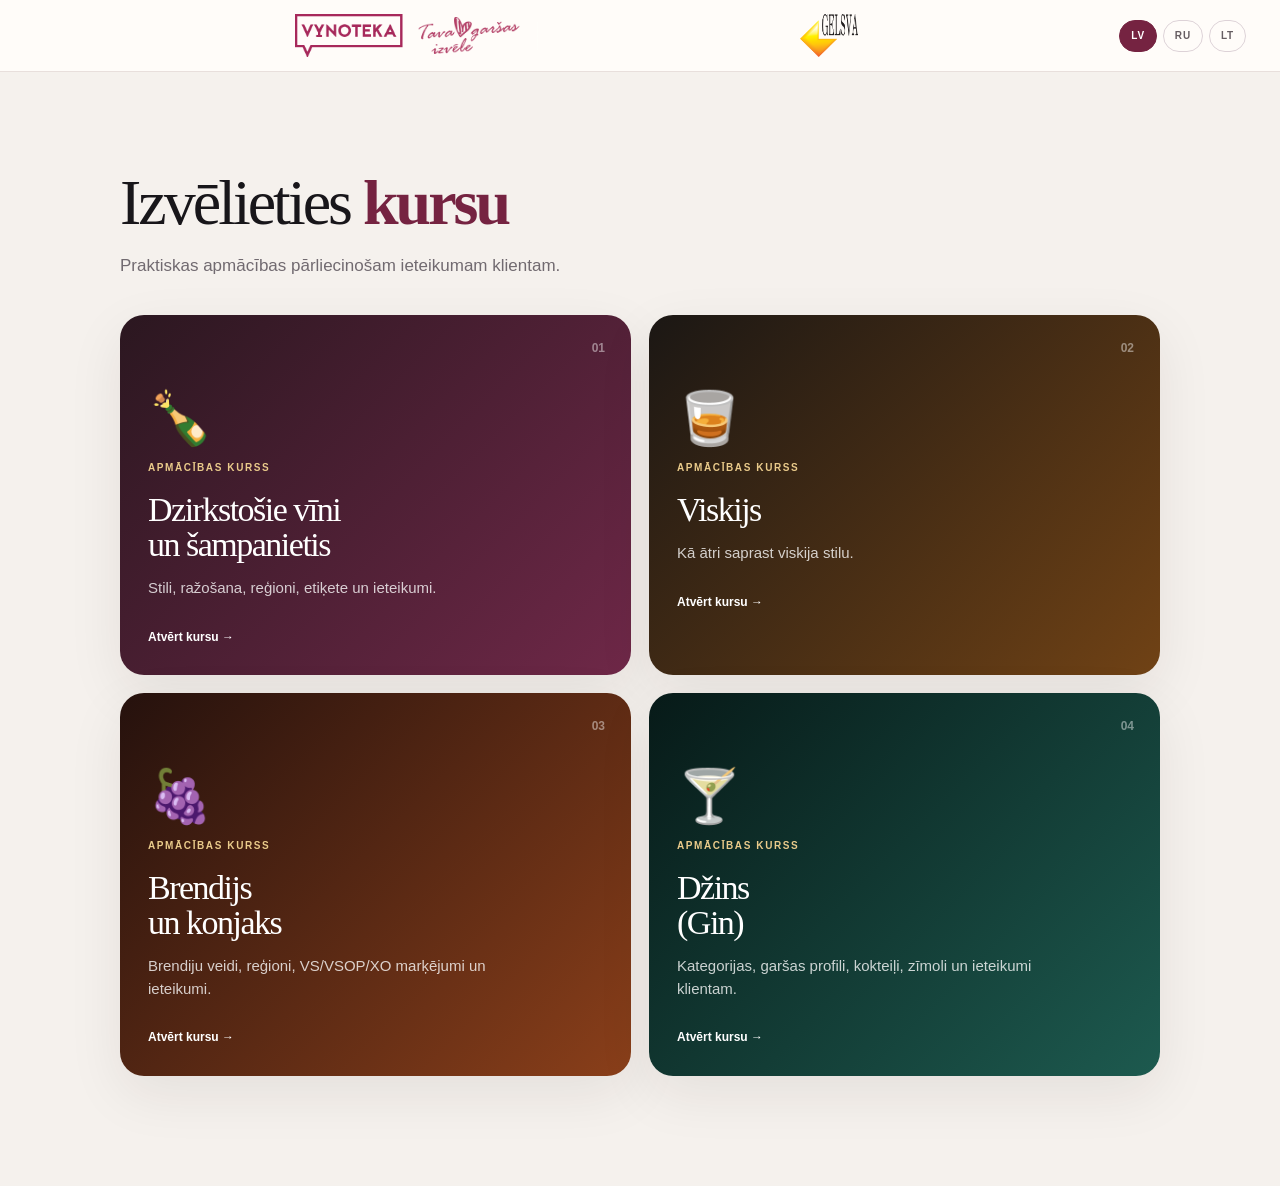
<file: index.html>
<!DOCTYPE html>
<html lang="lv"><head><meta charset="utf-8"/><meta content="width=device-width,initial-scale=1" name="viewport"/><title>VYNOTEKA Wine Academy</title><link href="style.css" rel="stylesheet"/><style>.course-choice.gin{background:linear-gradient(135deg,#071a18,#1d5a4f);color:#fff}.course-choice.brandy{background:linear-gradient(135deg,#25110d,#8a3f1a);color:#fff}@media(min-width:1000px){.course-choice-grid{grid-template-columns:repeat(2,1fr)}.course-choice{min-height:320px;padding:28px}.course-choice h2{font-size:34px}}</style></head><body class="academy-home"><header class="topbar">
<div class="brand brand-logos"><img alt="VYNOTEKA" class="brand-logo-main" src="[data-uri]"/><img alt="VYNOTEKA slogan" class="brand-logo-slogan" src="assets/slogan_lv_transparent.png"/></div>
<div class="top-center"><img alt="GELSVA SIA" class="gelsva-header-logo" src="assets/logo@2x.png"/></div>
<div class="language-switch">
<button class="lang active" id="lvBtn">LV</button>
<button class="lang" id="ruBtn">RU</button>
    <button class="lang" id="ltBtn">LT</button>
</div>
</header><main class="academy-selector"><div class="selector-intro"><div class="eyebrow"></div><h1 data-ru="">Выберите <strong>курс</strong></h1><h1 data-lv="">Izvēlieties <strong>kursu</strong></h1><h1 data-lt="">Pasirinkite <strong>kursą</strong></h1><p data-ru="">Практическое обучение для уверенной рекомендации напитков клиентам.</p><p data-lv="">Praktiskas apmācības pārliecinošam ieteikumam klientam.</p><p data-lt="">Praktiniai mokymai, kad galėtumėte užtikrintai rekomenduoti gėrimus klientams.</p></div><div class="course-choice-grid"><a class="course-choice sparkling" href="sparkling-wine.html"><span class="choice-number">01</span><span class="choice-icon">🍾</span><div class="eyebrow" data-ru="">Учебный курс</div><div class="eyebrow" data-lv="">Apmācības kurss</div><div class="eyebrow" data-lt="">Mokymo kursas</div><h2 data-ru="">Игристые вина<br/>и шампанское</h2><h2 data-lv="">Dzirkstošie vīni<br/>un šampanietis</h2><h2 data-lt="">Putojantys vynai<br/>ir šampanas</h2><p data-ru="">Стили, производство, регионы, этикетка и рекомендации.</p><p data-lv="">Stili, ražošana, reģioni, etiķete un ieteikumi.</p><p data-lt="">Stiliai, gamyba, regionai, etiketė ir rekomendacijos.</p><span class="choice-link" data-ru="">Открыть курс →</span><span class="choice-link" data-lv="">Atvērt kursu →</span><span class="choice-link" data-lt="">Atidaryti kursą →</span></a><a class="course-choice whisky" href="whisky.html"><span class="choice-number">02</span><span class="choice-icon">🥃</span><div class="eyebrow" data-ru="">Учебный курс</div><div class="eyebrow" data-lv="">Apmācības kurss</div><div class="eyebrow" data-lt="">Mokymo kursas</div><h2 data-ru="">Виски<br/></h2><h2 data-lv="">Viskijs<br/></h2><h2 data-lt="">Viskis<br/></h2><p data-ru="">Как быстро понять стиль виски.</p><p data-lv="">Kā ātri saprast viskija stilu.</p><p data-lt="">Kaip greitai suprasti viskio stilių.</p><span class="choice-link" data-ru="">Открыть курс →</span><span class="choice-link" data-lv="">Atvērt kursu →</span><span class="choice-link" data-lt="">Atidaryti kursą →</span></a><a class="course-choice brandy" href="brandy.html"><span class="choice-number">03</span><span class="choice-icon">🍇</span><div class="eyebrow" data-ru="">Учебный курс</div><div class="eyebrow" data-lv="">Apmācības kurss</div><div class="eyebrow" data-lt="">Mokymo kursas</div><h2 data-ru="">Бренди<br/>и коньяк</h2><h2 data-lv="">Brendijs<br/>un konjaks</h2><h2 data-lt="">Brendis<br/>ir konjakas</h2><p data-ru="">Виды бренди, регионы, маркировка VS/VSOP/XO и рекомендации.</p><p data-lv="">Brendiju veidi, reģioni, VS/VSOP/XO marķējumi un ieteikumi.</p><p data-lt="">Brendžio rūšys, regionai, VS/VSOP/XO ženklinimas ir rekomendacijos.</p><span class="choice-link" data-ru="">Открыть курс →</span><span class="choice-link" data-lv="">Atvērt kursu →</span><span class="choice-link" data-lt="">Atidaryti kursą →</span></a><a class="course-choice gin" href="gin.html"><span class="choice-number">04</span><span class="choice-icon">🍸</span><div class="eyebrow" data-ru="">Учебный курс</div><div class="eyebrow" data-lv="">Apmācības kurss</div><div class="eyebrow" data-lt="">Mokymo kursas</div><h2 data-ru="">Джин<br/>(Gin)</h2><h2 data-lv="">Džins<br/>(Gin)</h2><h2 data-lt="">Džinas<br/>(Gin)</h2><p data-ru="">Категории, вкусовые профили, коктейли, бренды и рекомендации клиенту.</p><p data-lv="">Kategorijas, garšas profili, kokteiļi, zīmoli un ieteikumi klientam.</p><p data-lt="">Kategorijos, skonio profiliai, kokteiliai, prekių ženklai ir rekomendacijos klientui.</p><span class="choice-link" data-ru="">Открыть курс →</span><span class="choice-link" data-lv="">Atvērt kursu →</span><span class="choice-link" data-lt="">Atidaryti kursą →</span></a></div></main><footer><span></span></footer><script src="script.js"></script></body></html>
</file>
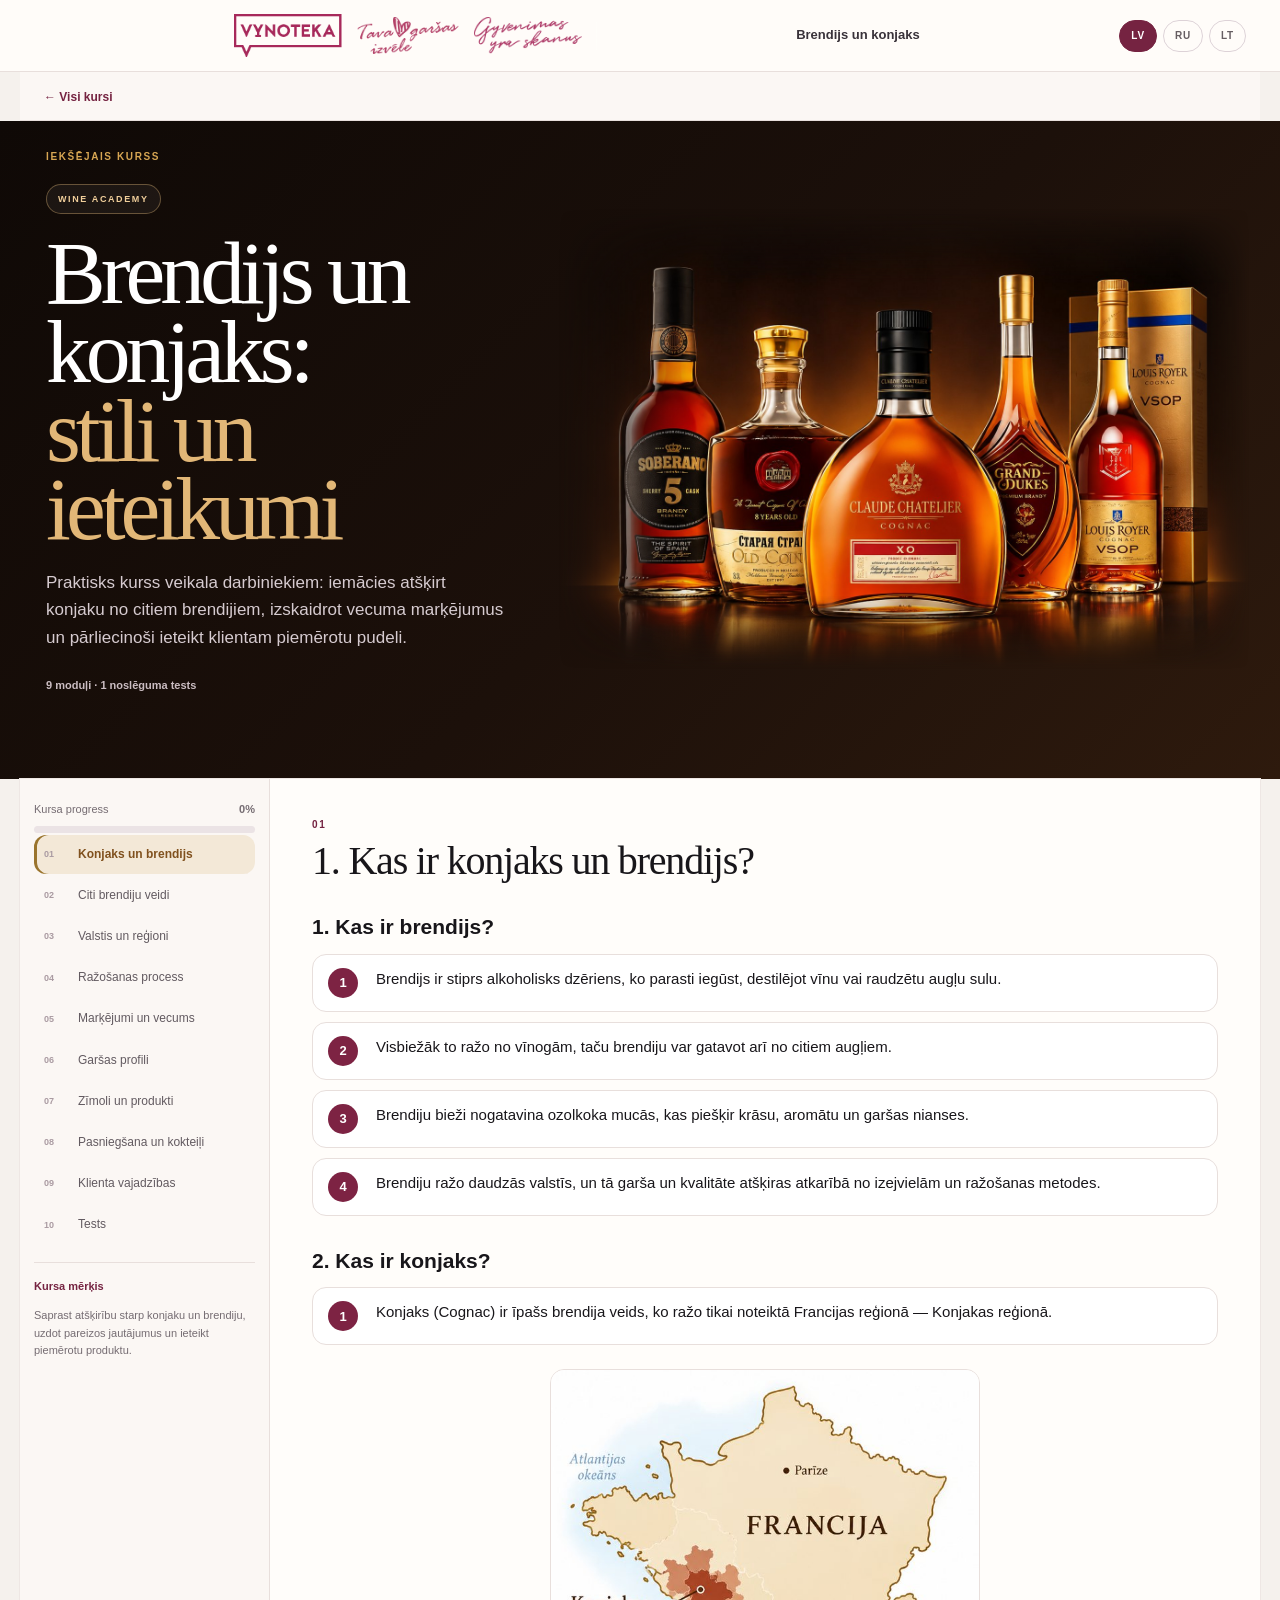
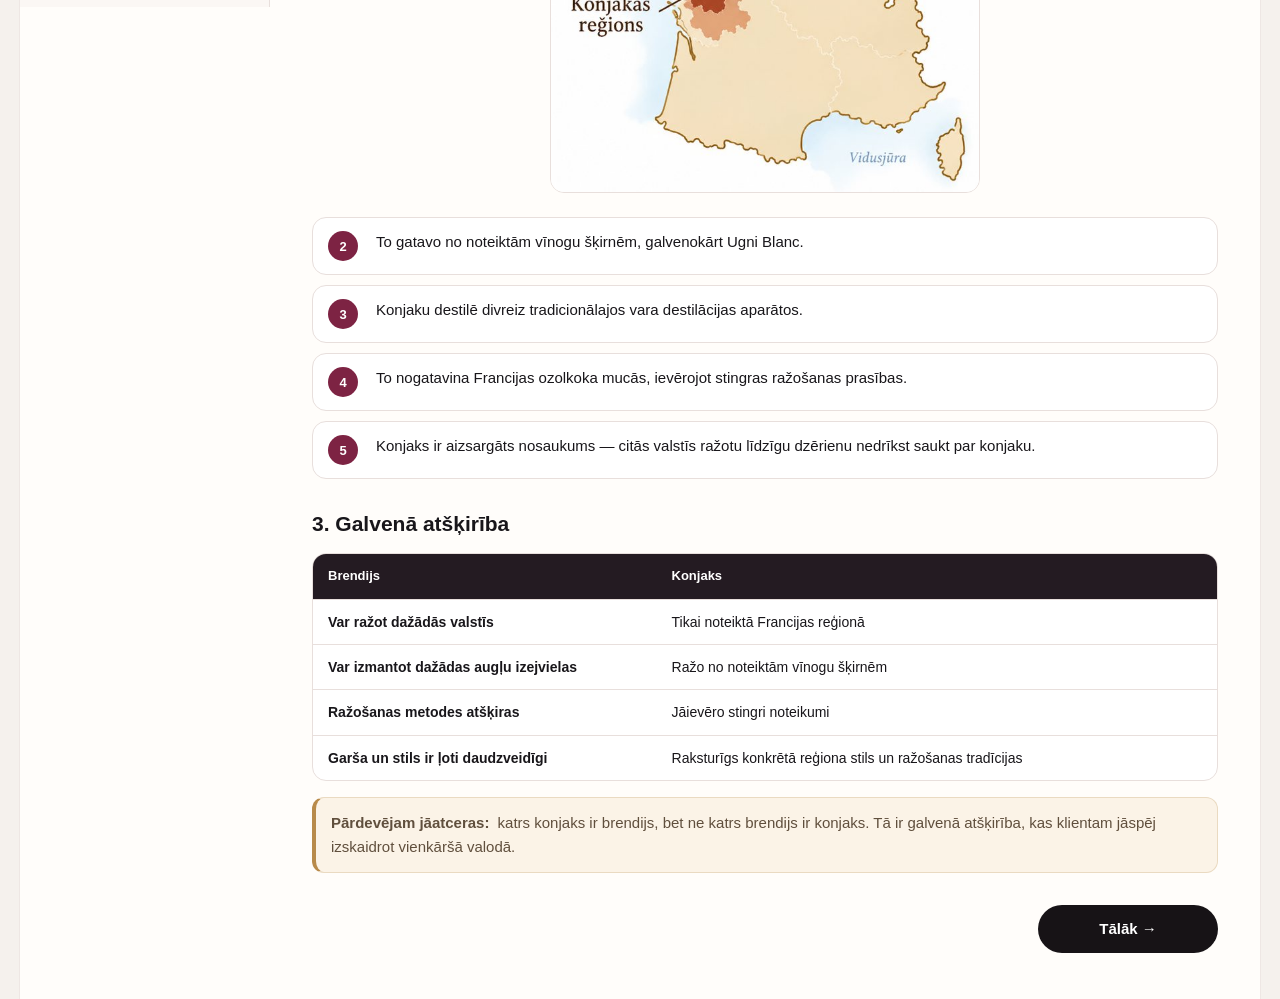
<file: brandy.html>
<!DOCTYPE html>

<html lang="lv"><head><meta charset="utf-8"/><meta content="width=device-width,initial-scale=1" name="viewport"/><title>VYNOTEKA — Viskijs / Виски</title><link href="style.css" rel="stylesheet"/><style>
.fact-list{display:grid;gap:10px;margin:0 0 18px}.fact{display:grid;grid-template-columns:36px 1fr;gap:12px;align-items:start;background:#fff;border:1px solid var(--line);border-radius:14px;padding:13px 15px;line-height:1.5}.fact>b{width:30px;height:30px;border-radius:50%;background:#7d2343;color:#fff;display:grid;place-items:center;font-size:13px}
.fig{margin:4px 0 6px;border:1px solid var(--line);border-radius:14px;background:#fff;overflow:hidden}.fig img{display:block;width:100%;height:auto}.fig.narrow{max-width:430px;margin:14px auto}
.info-card .row{margin:9px 0 0;font-size:14px;line-height:1.5}.info-card .row b{display:block;color:#7d2343;font-size:11px;text-transform:uppercase;letter-spacing:.07em;margin-bottom:2px}.info-card .row.client{background:#fbf3e4;border-left:3px solid #c9a15b;padding:8px 10px;border-radius:8px}.info-card .row.warn{background:#f6eef1;border-left:3px solid #7d2343;padding:8px 10px;border-radius:8px}.info-card .num{display:inline-block;color:#c9a15b;font-weight:900;font-size:12px;letter-spacing:.1em;margin-bottom:4px}
h3.sub{margin:28px 0 10px;font-size:21px}
.table-wrap{overflow-x:auto;margin:12px 0 16px}table.edu{width:100%;border-collapse:separate;border-spacing:0;background:#fff;border:1px solid var(--line);border-radius:14px;overflow:hidden}.edu th{background:#241b22;color:#fff;text-align:left;padding:12px 15px;font-size:13px}.edu td{padding:12px 15px;border-top:1px solid var(--line);font-size:14px;line-height:1.45;vertical-align:top}.edu td:first-child{font-weight:800;width:38%}
.check-list{list-style:none;padding:0;margin:0 0 14px;display:grid;gap:8px}.check-list li{background:#fff;border:1px solid var(--line);border-left:4px solid #7d2343;border-radius:10px;padding:11px 14px;line-height:1.5;font-size:14px}
.dialog{display:grid;gap:10px;margin:8px 0 6px}.dialog>div{display:grid;grid-template-columns:140px 1fr;gap:12px;background:#fff;border:1px solid var(--line);border-radius:12px;padding:12px 14px;line-height:1.5}.dialog b{color:#7d2343;font-size:12px;letter-spacing:.06em}.dialog .rec{background:#fbf3e4;border-color:#e2cfa5}
.ex-bottles{display:flex;justify-content:center;gap:8px;margin:12px 0 4px}.ex-bottles figure{flex:0 0 calc(33.333% - 6px);min-width:0}.ex-bottles figure{margin:0;text-align:center;background:#fff;border:1px solid var(--line);border-radius:12px;padding:8px 4px 6px}.ex-bottles img{display:block;width:100%;height:150px;object-fit:contain;margin-bottom:5px}.ex-bottles figcaption{font-size:11px;font-weight:800;line-height:1.25;color:#241b22}
.brand-tiles{display:grid;grid-template-columns:1fr 1fr;gap:8px;margin:10px 0 2px}.brand-tiles div{height:62px;border:1px solid var(--line);border-radius:10px;background:#fff;display:flex;align-items:center;justify-content:center;padding:7px 9px;overflow:hidden}.brand-tiles img{display:block;max-width:100%;max-height:100%;object-fit:contain}.brand-tiles div.fill{padding:0;border:0}.brand-tiles div.fill img{width:100%;height:100%;object-fit:cover}
.brand-tiles div.span2{grid-column:span 2}
@media(max-width:650px){.fact{grid-template-columns:30px 1fr;padding:11px}.dialog>div{grid-template-columns:1fr;gap:4px}.edu td:first-child{width:auto}h3.sub{font-size:18px}}
</style><style>
.pgrid{display:grid;grid-template-columns:repeat(auto-fit,minmax(var(--min,200px),1fr));gap:14px;margin:0 0 18px}.pgrid.two{grid-template-columns:repeat(2,minmax(0,1fr));max-width:640px}
.pcard{background:#fff;border:1px solid var(--line);border-radius:18px;padding:14px;display:flex;flex-direction:column;gap:8px;box-shadow:var(--shadow)}.pcard .pic{height:190px;display:flex;align-items:center;justify-content:center;background:#fff;border-radius:12px;overflow:hidden}.pcard .pic img{display:block;max-width:100%;max-height:100%;object-fit:contain}.pcard .pic.photo img{width:100%;height:100%;object-fit:cover}
.pcard .tag{font-size:11px;font-weight:800;letter-spacing:.08em;text-transform:uppercase;color:#7d2343}.pcard h3{margin:0;font-size:18px}.pcard p{margin:0;font-size:14px;line-height:1.5}
.info-card .row.fun{background:#eef3f7;border-left:3px solid #6b8aa5;padding:8px 10px;border-radius:8px}
#landing.brandy-landing{background:linear-gradient(135deg,#0f0906 0%,#1c100a 55%,#2e1a0d 100%)}
#landing.brandy-landing .landing-hero{grid-template-columns:.8fr 1.2fr;min-height:520px}
.brandy-hero-side{display:flex;align-items:center;justify-content:center;min-width:0}
.brandy-hero-image{display:block;width:100%;max-width:840px;height:auto;margin:0 -30px 0 0;-webkit-mask-image:linear-gradient(to right,transparent 0,#000 20%,#000 90%,transparent 100%),linear-gradient(to bottom,transparent 0,#000 16%,#000 84%,transparent 100%);-webkit-mask-composite:source-in;mask-image:linear-gradient(to right,transparent 0,#000 20%,#000 90%,transparent 100%),linear-gradient(to bottom,transparent 0,#000 16%,#000 84%,transparent 100%);mask-composite:intersect}
@media(max-width:1050px){#landing.brandy-landing .landing-hero{grid-template-columns:1fr;min-height:auto}.brandy-hero-image{margin:0 auto;max-width:680px}}
p.lead{line-height:1.55;margin:0 0 14px}
</style></head><body><header class="topbar">
<div class="brand brand-logos"><img alt="VYNOTEKA" class="brand-logo-main" src="[data-uri]"/><img alt="VYNOTEKA slogan" class="brand-logo-slogan" src="assets/slogan_lv_transparent.png"/><img alt="VYNOTEKA slogan" class="brand-logo-slogan" src="assets/slogan_transparent.png"/></div>
<div class="top-center"><span data-ru="">Бренди и коньяк</span><span data-lv="">Brendijs un konjaks</span><span data-lt="">Brendis ir konjakas</span></div>
<div class="language-switch">
<button class="lang active" id="lvBtn">LV</button>
<button class="lang" id="ruBtn">RU</button>
<button class="lang" id="ltBtn">LT</button>
</div>
</header><div class="course-homebar"><a href="index.html"><span data-ru="">← Все курсы</span><span data-lv="">← Visi kursi</span><span data-lt="">← Visi kursai</span></a></div><section class="landing whisky-landing brandy-landing" id="landing">
<div class="landing-wrap">
<div class="landing-topline">
<span class="eyebrow" data-ru="">ВНУТРЕННИЙ КУРС</span>
<span class="eyebrow" data-lv="">IEKŠĒJAIS KURSS</span><span class="eyebrow" data-lt="">VIDAUS KURSAS</span>
</div>
<div class="landing-hero">
<div class="hero-copy">
<div class="hero-kicker">WINE ACADEMY</div>
<h1 data-ru="">Бренди и коньяк:<br/><strong>стили и рекомендации</strong></h1>
<h1 data-lv="">Brendijs un konjaks:<br/><strong>stili un ieteikumi</strong></h1><h1 data-lt="">Brendis ir konjakas:<br/><strong>stiliai ir rekomendacijos</strong></h1>
<p data-ru="">Практический курс для сотрудников магазина: научись отличать коньяк от других видов бренди, объяснять возрастную маркировку и уверенно рекомендовать клиенту подходящую бутылку.</p>
<p data-lv="">Praktisks kurss veikala darbiniekiem: iemācies atšķirt konjaku no citiem brendijiem, izskaidrot vecuma marķējumus un pārliecinoši ieteikt klientam piemērotu pudeli.</p><p data-lt="">Praktinis kursas parduotuvės darbuotojams: išmokite atskirti konjaką nuo kitų brendžių, paaiškinti amžiaus ženklinimą ir užtikrintai rekomenduoti klientui tinkamą butelį.</p>
<div class="hero-actions"><span class="hero-note" data-ru="">9 модулей · 1 финальный тест</span><span class="hero-note" data-lv="">9 moduļi · 1 noslēguma tests</span><span class="hero-note" data-lt="">9 moduliai · 1 baigiamasis testas</span></div>
</div>
<div class="brandy-hero-side"><img alt="Soberano, Old Coin, Claude Chatelier, Grand Dukes and Louis Royer brandy and cognac bottles" class="brandy-hero-image" src="assets/brandy-composition.jpg"/></div>
</div>
</div>
</section>
<div class="app whisky-app"><aside class="sidebar"><div class="progress-row"><span data-ru="">Прогресс курса</span><span data-lv="">Kursa progress</span><span data-lt="">Kurso eiga</span><b id="progressText">0%</b></div><div class="progress"><div id="progressFill"></div></div><nav><button class="nav active" data-target="basics"><span>01</span><span data-ru="">Коньяк и бренди</span><span data-lv="">Konjaks un brendijs</span><span data-lt="">Konjakas ir brendis</span></button><button class="nav" data-target="types"><span>02</span><span data-ru="">Другие виды бренди</span><span data-lv="">Citi brendiju veidi</span><span data-lt="">Kitos brendžio rūšys</span></button><button class="nav" data-target="regions"><span>03</span><span data-ru="">Страны и регионы</span><span data-lv="">Valstis un reģioni</span><span data-lt="">Šalys ir regionai</span></button><button class="nav" data-target="process"><span>04</span><span data-ru="">Процесс производства</span><span data-lv="">Ražošanas process</span><span data-lt="">Gamybos procesas</span></button><button class="nav" data-target="labels"><span>05</span><span data-ru="">Маркировка и возраст</span><span data-lv="">Marķējumi un vecums</span><span data-lt="">Ženklinimas ir amžius</span></button><button class="nav" data-target="flavour"><span>06</span><span data-ru="">Вкусовые профили</span><span data-lv="">Garšas profili</span><span data-lt="">Skonio profiliai</span></button><button class="nav" data-target="brands"><span>07</span><span data-ru="">Бренды и продукты</span><span data-lv="">Zīmoli un produkti</span><span data-lt="">Prekių ženklai ir produktai</span></button><button class="nav" data-target="serving"><span>08</span><span data-ru="">Подача и коктейли</span><span data-lv="">Pasniegšana un kokteiļi</span><span data-lt="">Patiekimas ir kokteiliai</span></button><button class="nav" data-target="sales"><span>09</span><span data-ru="">Работа с клиентом</span><span data-lv="">Klienta vajadzības</span><span data-lt="">Kliento poreikiai</span></button><button class="nav" data-target="exam"><span>10</span><span data-ru="">Тест</span><span data-lv="">Tests</span><span data-lt="">Testas</span></button></nav><div class="side-note"><b data-ru="">Цель курса</b><b data-lv="">Kursa mērķis</b><b data-lt="">Kurso tikslas</b><p data-ru="">Понять разницу между коньяком и бренди, задать нужные вопросы и предложить подходящий продукт.</p><p data-lv="">Saprast atšķirību starp konjaku un brendiju, uzdot pareizos jautājumus un ieteikt piemērotu produktu.</p><p data-lt="">Suprasti skirtumą tarp konjako ir brendžio, užduoti tinkamus klausimus ir rekomenduoti tinkamą produktą.</p></div></aside><main class="content">
<section class="section active" id="basics"><div class="heading"><div class="eyebrow">01</div><h2 data-ru="">1. Что такое коньяк и бренди?</h2><h2 data-lv="">1. Kas ir konjaks un brendijs?</h2><h2 data-lt="">1. Kas yra konjakas ir brendis?</h2></div><h3 class="sub" data-ru="">1. Что такое бренди?</h3><h3 class="sub" data-lv="">1. Kas ir brendijs?</h3><h3 class="sub" data-lt="">1. Kas yra brendis?</h3><div class="fact-list"><div class="fact"><b>1</b><div><span data-ru="">Бренди — крепкий алкогольный напиток, который обычно получают путём дистилляции вина или сброженного фруктового сока.</span><span data-lv="">Brendijs ir stiprs alkoholisks dzēriens, ko parasti iegūst, destilējot vīnu vai raudzētu augļu sulu.</span><span data-lt="">Brendis – stiprus alkoholinis gėrimas, paprastai gaunamas distiliuojant vyną arba fermentuotas vaisių sultis.</span></div></div><div class="fact"><b>2</b><div><span data-ru="">Чаще всего его производят из винограда, но бренди можно готовить и из других фруктов.</span><span data-lv="">Visbiežāk to ražo no vīnogām, taču brendiju var gatavot arī no citiem augļiem.</span><span data-lt="">Dažniausiai jis gaminamas iš vynuogių, tačiau brendį galima gaminti ir iš kitų vaisių.</span></div></div><div class="fact"><b>3</b><div><span data-ru="">Бренди часто выдерживают в дубовых бочках, которые придают цвет, аромат и вкусовые нюансы.</span><span data-lv="">Brendiju bieži nogatavina ozolkoka mucās, kas piešķir krāsu, aromātu un garšas nianses.</span><span data-lt="">Brendis dažnai brandinamas ąžuolinėse statinėse, kurios suteikia spalvą, aromatą ir skonio niuansų.</span></div></div><div class="fact"><b>4</b><div><span data-ru="">Бренди производят во многих странах, и его вкус и качество зависят от сырья и метода производства.</span><span data-lv="">Brendiju ražo daudzās valstīs, un tā garša un kvalitāte atšķiras atkarībā no izejvielām un ražošanas metodes.</span><span data-lt="">Brendis gaminamas daugelyje šalių, o jo skonis ir kokybė priklauso nuo žaliavų ir gamybos metodo.</span></div></div></div><h3 class="sub" data-ru="">2. Что такое коньяк?</h3><h3 class="sub" data-lv="">2. Kas ir konjaks?</h3><h3 class="sub" data-lt="">2. Kas yra konjakas?</h3><div class="fact-list"><div class="fact"><b>1</b><div><span data-ru="">Коньяк (Cognac) — особый вид бренди, который производят только в определённом регионе Франции — регионе Коньяк.</span><span data-lv="">Konjaks (Cognac) ir īpašs brendija veids, ko ražo tikai noteiktā Francijas reģionā — Konjakas reģionā.</span><span data-lt="">Konjakas (Cognac) – ypatinga brendžio rūšis, gaminama tik tam tikrame Prancūzijos regione – Konjako regione.</span></div></div><figure class="fig narrow"><img alt="Konjakas reģions Francijā" data-lv="" loading="lazy" src="assets/brandy-cognac-region-map.jpg"/><img alt="Регион Коньяк во Франции" data-ru="" loading="lazy" src="assets/brandy-cognac-region-map_ru.jpg"/><img alt="Konjako regionas Prancūzijoje" data-lt="" loading="lazy" src="assets/brandy-cognac-region-map_lt.jpg"/></figure><div class="fact"><b>2</b><div><span data-ru="">Его готовят из определённых сортов винограда, главным образом Ugni Blanc.</span><span data-lv="">To gatavo no noteiktām vīnogu šķirnēm, galvenokārt Ugni Blanc.</span><span data-lt="">Jis gaminamas iš tam tikrų vynuogių veislių, daugiausia Ugni Blanc.</span></div></div><div class="fact"><b>3</b><div><span data-ru="">Коньяк дважды перегоняют в традиционных медных перегонных аппаратах.</span><span data-lv="">Konjaku destilē divreiz tradicionālajos vara destilācijas aparātos.</span><span data-lt="">Konjakas distiliuojamas du kartus tradiciniuose variniuose distiliavimo aparatuose.</span></div></div><div class="fact"><b>4</b><div><span data-ru="">Его выдерживают во французских дубовых бочках в соответствии со строгими производственными требованиями.</span><span data-lv="">To nogatavina Francijas ozolkoka mucās, ievērojot stingras ražošanas prasības.</span><span data-lt="">Jis brandinamas Prancūzijos ąžuolinėse statinėse laikantis griežtų gamybos reikalavimų.</span></div></div><div class="fact"><b>5</b><div><span data-ru="">Коньяк — защищённое название: похожие напитки, произведённые в других странах, нельзя называть коньяком.</span><span data-lv="">Konjaks ir aizsargāts nosaukums — citās valstīs ražotu līdzīgu dzērienu nedrīkst saukt par konjaku.</span><span data-lt="">Konjakas – saugomas pavadinimas: panašių gėrimų, pagamintų kitose šalyse, negalima vadinti konjaku.</span></div></div></div><h3 class="sub" data-ru="">3. Главное различие</h3><h3 class="sub" data-lv="">3. Galvenā atšķirība</h3><h3 class="sub" data-lt="">3. Pagrindinis skirtumas</h3><div class="table-wrap"><table class="edu"><thead><tr><th><span data-ru="">Бренди</span><span data-lv="">Brendijs</span><span data-lt="">Brendis</span></th><th><span data-ru="">Коньяк</span><span data-lv="">Konjaks</span><span data-lt="">Konjakas</span></th></tr></thead><tbody><tr><td><span data-ru="">Можно производить в разных странах</span><span data-lv="">Var ražot dažādās valstīs</span><span data-lt="">Gali būti gaminamas skirtingose šalyse</span></td><td><span data-ru="">Только в определённом регионе Франции</span><span data-lv="">Tikai noteiktā Francijas reģionā</span><span data-lt="">Tik tam tikrame Prancūzijos regione</span></td></tr><tr><td><span data-ru="">Можно использовать разное фруктовое сырьё</span><span data-lv="">Var izmantot dažādas augļu izejvielas</span><span data-lt="">Gali būti naudojamos įvairios vaisių žaliavos</span></td><td><span data-ru="">Производится из определённых сортов винограда</span><span data-lv="">Ražo no noteiktām vīnogu šķirnēm</span><span data-lt="">Gaminamas iš tam tikrų vynuogių veislių</span></td></tr><tr><td><span data-ru="">Методы производства различаются</span><span data-lv="">Ražošanas metodes atšķiras</span><span data-lt="">Gamybos metodai skiriasi</span></td><td><span data-ru="">Необходимо соблюдать строгие правила</span><span data-lv="">Jāievēro stingri noteikumi</span><span data-lt="">Reikia laikytis griežtų taisyklių</span></td></tr><tr><td><span data-ru="">Вкус и стиль очень разнообразны</span><span data-lv="">Garša un stils ir ļoti daudzveidīgi</span><span data-lt="">Skonis ir stilius labai įvairūs</span></td><td><span data-ru="">Характерны стиль конкретного региона и традиции производства</span><span data-lv="">Raksturīgs konkrētā reģiona stils un ražošanas tradīcijas</span><span data-lt="">Būdingas konkretaus regiono stilius ir gamybos tradicijos</span></td></tr></tbody></table></div><div class="gold-note"><b data-ru="">Продавцу нужно помнить:</b><b data-lv="">Pārdevējam jāatceras:</b><b data-lt="">Pardavėjui reikia prisiminti:</b><span data-ru=""> каждый коньяк — бренди, но не каждый бренди — коньяк. Это главное различие, которое нужно уметь объяснить клиенту простым языком.</span><span data-lv=""> katrs konjaks ir brendijs, bet ne katrs brendijs ir konjaks. Tā ir galvenā atšķirība, kas klientam jāspēj izskaidrot vienkāršā valodā.</span><span data-lt=""> kiekvienas konjakas yra brendis, bet ne kiekvienas brendis yra konjakas. Tai pagrindinis skirtumas, kurį klientui reikia sugebėti paaiškinti paprasta kalba.</span></div></section>
<section class="section" id="types"><div class="heading"><div class="eyebrow">02</div><h2 data-ru="">2. Другие виды бренди</h2><h2 data-lv="">2. Citi brendiju veidi</h2><h2 data-lt="">2. Kitos brendžio rūšys</h2></div><p class="lead" data-ru="">Для знания — различают и другие виды бренди:</p><p class="lead" data-lv="">Zināšanai — izšķir arī citus brendija veidus:</p><p class="lead" data-lt="">Žinotina – skiriamos ir kitos brendžio rūšys:</p><div class="grid-3"><article class="card info-card"><span class="num">01</span><h3 data-ru="">Арманьяк (Armagnac)</h3><h3 data-lv="">Armanjaks</h3><h3 data-lt="">Armanjakas</h3><div class="row"><b><span data-ru="">Что это?</span><span data-lv="">Kas tas ir?</span><span data-lt="">Kas tai?</span></b><span data-ru="">Французский виноградный бренди, как и коньяк, но его производят в другом регионе Франции (Гасконь, юго-запад Франции, зона Armagnac) и с иной традицией дистилляции. В отличие от коньяка, который обычно дважды перегоняют в медных аппаратах pot still, арманьяк часто перегоняют один раз. Это один из старейших видов французского бренди.</span><span data-lv="">Franču vīnogu brendijs, līdzīgi kā konjaks, taču to ražo citā Francijas reģionā (Gaskoņas reģionā Francijas dienvidrietumos, Armagnac ražošanas zonā) un ar atšķirīgu destilācijas tradīciju. Atšķirībā no konjaka, ko parasti destilē divreiz vara pot still aparātos, armanjaku bieži destilē vienu reizi. Tas ir viens no senākajiem Francijas brendija veidiem.</span><span data-lt="">Prancūziškas vynuogių brendis, kaip ir konjakas, tačiau gaminamas kitame Prancūzijos regione (Gaskonėje, Prancūzijos pietvakariuose, Armagnac gamybos zonoje) ir pagal kitokią distiliavimo tradiciją. Skirtingai nei konjakas, kuris paprastai distiliuojamas du kartus variniuose pot still aparatuose, armanjakas dažnai distiliuojamas vieną kartą. Tai viena seniausių Prancūzijos brendžio rūšių.</span></div></article><article class="card info-card"><span class="num">02</span><h3 data-ru="">Кальвадос</h3><h3 data-lv="">Calvados</h3><h3 data-lt="">Calvados</h3><div class="row"><b><span data-ru="">Что это?</span><span data-lv="">Kas tas ir?</span><span data-lt="">Kas tai?</span></b><span data-ru="">Французский дистиллят из яблочного или яблочно-грушевого сидра из Нормандии. Это разновидность фруктового бренди, а не виноградный бренди. Во вкусе могут быть свежие или запечённые яблоки, груши, специи и дуб.</span><span data-lv="">Francijas ābolu vai ābolu un bumbieru sidra destilāts no Normandijas. Tas ir augļu brendija paveids, nevis vīnogu brendijs. Garšā var būt svaigi vai cepti āboli, bumbieri, garšvielas un ozols.</span><span data-lt="">Prancūzijos obuolių arba obuolių ir kriaušių sidro distiliatas iš Normandijos. Tai vaisių brendžio rūšis, o ne vynuogių brendis. Skonyje gali justis šviežių ar keptų obuolių, kriaušių, prieskonių ir ąžuolo natos.</span></div><div class="row client"><b><span data-ru="">В продаже</span><span data-lv="">Pārdošanā</span><span data-lt="">Pardavime</span></b><span data-ru="">подходит клиентам, которые хотят фруктовую альтернативу коньяку или ищут что-то интересное для дегустации.</span><span data-lv="">piemērots klientiem, kuri vēlas augļainu alternatīvu konjakam vai meklē ko interesantu degustācijai.</span><span data-lt="">tinka klientams, kurie nori vaisinės alternatyvos konjakui arba ieško ko nors įdomaus degustacijai.</span></div></article><article class="card info-card"><span class="num">03</span><h3 data-ru="">Brandy de Jerez</h3><h3 data-lv="">Brandy de Jerez</h3><h3 data-lt="">Brandy de Jerez</h3><div class="row"><b><span data-ru="">Что это?</span><span data-lv="">Kas tas ir?</span><span data-lt="">Kas tai?</span></b><span data-ru="">Испанский виноградный бренди, который выдерживают в дубовых бочках по системе Solera. Часто выражены ноты сухофруктов, ванили, карамели и дуба.</span><span data-lv="">Spāņu vīnogu brendijs, kas tiek izturēts ozolkoka mucās pēc Solera sistēmas. Bieži tam ir izteiktas žāvētu augļu, vaniļas, karameļu un ozola notis.</span><span data-lt="">Ispaniškas vynuogių brendis, brandinamas ąžuolinėse statinėse pagal Solera sistemą. Dažnai ryškios džiovintų vaisių, vanilės, karamelės ir ąžuolo natos.</span></div><div class="row client"><b><span data-ru="">В продаже</span><span data-lv="">Pārdošanā</span><span data-lt="">Pardavime</span></b><span data-ru="">хорошая альтернатива коньяку, особенно для клиента, который ищет испанский продукт или хорошее соотношение цены и качества.</span><span data-lv="">laba alternatīva konjakam, īpaši klientam, kurš meklē spāņu produktu vai labu cenas un kvalitātes attiecību.</span><span data-lt="">gera alternatyva konjakui, ypač klientui, kuris ieško ispaniško produkto arba geros kainos ir kokybės santykio.</span></div></article><article class="card info-card"><span class="num">04</span><h3 data-ru="">Писко (Pisco)</h3><h3 data-lv="">Pisco</h3><h3 data-lt="">Pisco</h3><div class="row"><b><span data-ru="">Что это?</span><span data-lv="">Kas tas ir?</span><span data-lt="">Kas tai?</span></b><span data-ru="">Виноградный дистиллят из Перу и Чили, который традиционно не выдерживают в дубовых бочках, поэтому он сохраняет свежий характер винограда и фруктов и остаётся прозрачным.</span><span data-lv="">Vīnogu destilāts no Peru un Čīles, ko tradicionāli neiztur ozolkoka mucās, tāpēc tas saglabā svaigu vīnogu un augļu raksturu un ir caurspīdīgs.</span><span data-lt="">Vynuogių distiliatas iš Peru ir Čilės, kuris tradiciškai nebrandinamas ąžuolinėse statinėse, todėl išlaiko šviežių vynuogių ir vaisių charakterį ir yra skaidrus.</span></div><div class="row client"><b><span data-ru="">В продаже</span><span data-lv="">Pārdošanā</span><span data-lt="">Pardavime</span></b><span data-ru="">интересен клиентам, которые хотят попробовать что-то необычное, и любителям коктейлей. Классический коктейль — Pisco Sour.</span><span data-lv="">interesants klientiem, kuri vēlas izmēģināt ko neparastu, un kokteiļu cienītājiem. Klasisks kokteilis — Pisco Sour.</span><span data-lt="">įdomus klientams, kurie nori išbandyti ką nors neįprasto, ir kokteilių mėgėjams. Klasikinis kokteilis – Pisco Sour.</span></div></article><article class="card info-card"><span class="num">05</span><h3 data-ru="">Метакса (Metaxa)</h3><h3 data-lv="">Metaxa</h3><h3 data-lt="">Metaxa</h3><div class="row"><b><span data-ru="">Что это?</span><span data-lv="">Kas tas ir?</span><span data-lt="">Kas tai?</span></b><span data-ru="">Греческий напиток, в состав которого входят выдержанные винные дистилляты, сладкие вина Muscat с островов Эгейского моря (главным образом Самоса) и секретная смесь средиземноморских трав и ароматических компонентов, включая лепестки роз. Компоненты смешивают и вместе выдерживают в дубовых бочках.</span><span data-lv="">Grieķijas dzēriens, kura sastāvā ir izturēti vīna destilāti, saldie Muscat vīni no Egejas jūras salām (galvenokārt Samosas) un slepens Vidusjūras augu un aromātisko sastāvdaļu maisījums, tostarp rožu ziedlapiņas. Sastāvdaļas tiek sajauktas un kopā nogatavinātas ozolkoka mucās.</span><span data-lt="">Graikijos gėrimas, kurio sudėtyje yra brandintų vyno distiliatų, saldžiųjų Muscat vynų iš Egėjo jūros salų (daugiausia Samo) ir slaptas Viduržemio jūros žolelių bei aromatinių ingredientų mišinys, įskaitant rožių žiedlapius. Ingredientai sumaišomi ir kartu brandinami ąžuolinėse statinėse.</span></div><div class="row warn"><b><span data-ru="">Важно</span><span data-lv="">Svarīgi</span><span data-lt="">Svarbu</span></b><span data-ru="">из-за этих особых компонентов Metaxa даже не настоящий бренди, а особый напиток, родственный бренди.</span><span data-lv="">šo īpašo sastāvdaļu dēļ Metaxa pat nav īsts brendijs, bet brendijam radniecīgs īpašs dzēriens.</span><span data-lt="">dėl šių ypatingų ingredientų Metaxa net nėra tikras brendis, o brendžiui giminingas ypatingas gėrimas.</span></div></article><article class="card info-card"><span class="num">06</span><h3 data-ru="">Граппа (Grappa)</h3><h3 data-lv="">Grappa</h3><h3 data-lt="">Grappa</h3><div class="row"><b><span data-ru="">Что это?</span><span data-lv="">Kas tas ir?</span><span data-lt="">Kas tai?</span></b><span data-ru="">Итальянский дистиллят из виноградных выжимок. Его производят из кожицы, косточек и других отходов виноделия, а не из самого вина. Может быть прозрачной или выдержанной в бочках.</span><span data-lv="">Itāļu vīnogu izspaidu destilāts. To ražo no vīnogu mizām, sēkliņām un citām vīna ražošanas atliekām, nevis no paša vīna. Var būt caurspīdīga vai mucās izturēta.</span><span data-lt="">Itališkas vynuogių išspaudų distiliatas. Jis gaminamas iš vynuogių odelių, sėklų ir kitų vyno gamybos atliekų, o ne iš paties vyno. Gali būti skaidri arba brandinta statinėse.</span></div><div class="row fun"><b><span data-ru="">Интересно</span><span data-lv="">Interesanti</span><span data-lt="">Įdomu</span></b><span data-ru="">хороший пример того, как используют побочные продукты виноделия.</span><span data-lv="">labs piemērs, kā izmantot vīna ražošanas blakusproduktus.</span><span data-lt="">geras pavyzdys, kaip panaudojami vyno gamybos šalutiniai produktai.</span></div></article><article class="card info-card"><span class="num">07</span><h3 data-ru="">Чача (Chacha)</h3><h3 data-lv="">Čača</h3><h3 data-lt="">Čača</h3><div class="row"><b><span data-ru="">Что это?</span><span data-lv="">Kas tas ir?</span><span data-lt="">Kas tai?</span></b><span data-ru="">Традиционный грузинский крепкий алкогольный напиток, который в основном производят перегонкой виноградных выжимок — кожицы, косточек и остатков мякоти после производства вина. Обычно она прозрачная, с ярким виноградным ароматом, но бывают и выдержанные в дубовых бочках версии. По принципу производства похожа на итальянскую граппу.</span><span data-lv="">Tradicionāls gruzīnu stiprais alkoholiskais dzēriens, ko galvenokārt ražo, destilējot vīnogu izspaidas — mizas, sēkliņas un mīkstuma atlikumus pēc vīna ražošanas. Parasti tā ir caurspīdīga, ar izteiktu vīnogu aromātu, taču mēdz būt arī ozolkoka mucās izturētas versijas. Pēc ražošanas principa tā ir līdzīga itāļu grappai.</span><span data-lt="">Tradicinis gruziniškas stiprusis alkoholinis gėrimas, daugiausia gaminamas distiliuojant vynuogių išspaudas – odeles, sėklas ir minkštimo likučius po vyno gamybos. Paprastai ji skaidri, su ryškiu vynuogių aromatu, tačiau būna ir ąžuolinėse statinėse brandintų versijų. Pagal gamybos principą ji panaši į itališką grappą.</span></div></article><article class="card info-card"><span class="num">08</span><h3 data-ru="">Сливовица (Slivovitz)</h3><h3 data-lv="">Šljivovica</h3><h3 data-lt="">Šljivovica</h3><div class="row"><b><span data-ru="">Что это?</span><span data-lv="">Kas tas ir?</span><span data-lt="">Kas tai?</span></b><span data-ru="">Сливовый бренди, особенно характерный для Сербии и других балканских стран. Может быть как прозрачным, так и выдержанным в бочках.</span><span data-lv="">Plūmju brendijs, īpaši raksturīgs Serbijai un citām Balkānu valstīm. Var būt gan dzidrs, gan mucās izturēts.</span><span data-lt="">Slyvų brendis, ypač būdingas Serbijai ir kitoms Balkanų šalims. Gali būti ir skaidrus, ir statinėse brandintas.</span></div></article><article class="card info-card"><span class="num">09</span><h3 data-ru="">Пуар Вильямс (Poire Williams)</h3><h3 data-lv="">Poire Williams</h3><h3 data-lt="">Poire Williams</h3><div class="row"><b><span data-ru="">Что это?</span><span data-lv="">Kas tas ir?</span><span data-lt="">Kas tai?</span></b><span data-ru="">Французский или швейцарский грушевый дистиллят с интенсивным, свежим грушевым ароматом. Обычно прозрачный и не выдерживается в дубовых бочках.</span><span data-lv="">Franču vai Šveiciešu bumbieru destilāts ar intensīvu, svaigu bumbieru aromātu. Parasti ir caurspīdīgs un netiek izturēts ozolkoka mucās.</span><span data-lt="">Prancūzų ar šveicarų kriaušių distiliatas su intensyviu, šviežių kriaušių aromatu. Paprastai skaidrus ir nebrandinamas ąžuolinėse statinėse.</span></div><div class="row fun"><b><span data-ru="">Интересно</span><span data-lv="">Interesanti</span><span data-lt="">Įdomu</span></b><span data-ru="">в некоторых бутылках можно увидеть целую грушу, выращенную прямо в бутылке.</span><span data-lv="">dažās pudelēs var redzēt veselu bumbieri, kas izaudzēts tieši pudelē.</span><span data-lt="">kai kuriuose buteliuose galima pamatyti visą kriaušę, išaugintą tiesiai butelyje.</span></div></article><article class="card info-card"><span class="num">10</span><h3 data-ru="">Киршвассер (Kirschwasser)</h3><h3 data-lv="">Kirschwasser</h3><h3 data-lt="">Kirschwasser</h3><div class="row"><b><span data-ru="">Что это?</span><span data-lv="">Kas tas ir?</span><span data-lt="">Kas tai?</span></b><span data-ru="">Вишнёвый дистиллят из Германии и Швейцарии, обычно прозрачный и сухой, с выраженным вишнёвым ароматом. Это не сладкий вишнёвый ликёр.</span><span data-lv="">Ķiršu destilāts no Vācijas un Šveices, parasti caurspīdīgs un sauss, ar izteiktu ķiršu aromātu. Tas nav salds ķiršu liķieris.</span><span data-lt="">Vyšnių distiliatas iš Vokietijos ir Šveicarijos, paprastai skaidrus ir sausas, su ryškiu vyšnių aromatu. Tai nėra saldus vyšnių likeris.</span></div><div class="row fun"><b><span data-ru="">Интересно</span><span data-lv="">Interesanti</span><span data-lt="">Įdomu</span></b><span data-ru="">его используют и в классическом шварцвальдском вишнёвом торте.</span><span data-lv="">to izmanto arī klasiskajā Švarcvaldes ķiršu kūkā.</span><span data-lt="">jis naudojamas ir klasikiniame Švarcvaldo vyšnių torte.</span></div></article></div></section>
<section class="section" id="regions"><div class="heading"><div class="eyebrow">03</div><h2 data-ru="">3. Основные страны-производители и регионы</h2><h2 data-lv="">3. Galvenās ražotājvalstis un reģioni</h2><h2 data-lt="">3. Pagrindinės gamintojos šalys ir regionai</h2></div><p class="lead" data-ru="">Бренди производят во многих странах мира, но у каждой есть свои традиции, методы производства и вкусовой характер. В этом разделе основное внимание уделено виноградному бренди, его происхождению и специфике регионов.</p><p class="lead" data-lv="">Brendiju ražo daudzās pasaules valstīs, taču katrai ir savas tradīcijas, ražošanas metodes un garšas raksturs. Šajā sadaļā galveno uzmanību pievēršam vīnogu brendijam, tā izcelsmei un reģionu specifikai.</p><p class="lead" data-lt="">Brendis gaminamas daugelyje pasaulio šalių, tačiau kiekviena turi savo tradicijas, gamybos metodus ir skonio charakterį. Šiame skyriuje pagrindinis dėmesys skiriamas vynuogių brendžiui, jo kilmei ir regionų specifikai.</p><div class="grid-3"><article class="card info-card"><span class="num">01</span><h3 data-ru="">Франция (France)</h3><h3 data-lv="">Francija</h3><h3 data-lt="">Prancūzija</h3><div class="row"><b><span data-ru="">Коньяк</span><span data-lv="">Konjaks</span><span data-lt="">Konjakas</span></b><span data-ru="">самый узнаваемый в мире французский виноградный бренди.</span><span data-lv="">starptautiski atpazīstamākais franču vīnogu brendijs.</span><span data-lt="">tarptautiniu mastu atpažįstamiausias prancūziškas vynuogių brendis.</span></div><div class="row"><b><span data-ru="">Арманьяк</span><span data-lv="">Armanjaks</span><span data-lt="">Armanjakas</span></b><span data-ru="">традиционный бренди региона Гасконь.</span><span data-lv="">tradicionāls Gaskoņas reģiona brendijs.</span><span data-lt="">tradicinis Gaskonės regiono brendis.</span></div><div class="row"><b><span data-ru="">Другие французские винные дистилляты</span><span data-lv="">Citi franču vīna destilāti</span><span data-lt="">Kiti prancūziški vyno distiliatai</span></b><span data-ru="">например, Fine de Bourgogne и Fine Bordeaux, которые показывают, что традиция виноградного бренди существует и за пределами двух самых известных регионов.</span><span data-lv="">piemēram, Fine de Bourgogne un Fine Bordeaux, kas parāda, ka vīnogu brendija tradīcija pastāv arī ārpus abiem slavenākajiem reģioniem.</span><span data-lt="">pavyzdžiui, Fine de Bourgogne ir Fine Bordeaux, rodantys, kad vynuogių brendžio tradicija egzistuoja ir už dviejų garsiausių regionų ribų.</span></div><div class="row warn"><b><span data-ru="">Важно</span><span data-lv="">Svarīgi</span><span data-lt="">Svarbu</span></b><span data-ru="">коньяк и арманьяк — два разных региональных виноградных бренди Франции. Их названия можно использовать только для продуктов, соответствующих требованиям происхождения.</span><span data-lv="">konjaks un armanjaks ir divi atšķirīgi Francijas reģionālie vīnogu brendiji. To nosaukumus drīkst izmantot tikai produktiem, kas atbilst attiecīgās izcelsmes prasībām.</span><span data-lt="">konjakas ir armanjakas yra du skirtingi Prancūzijos regioniniai vynuogių brendžiai. Jų pavadinimus leidžiama naudoti tik produktams, atitinkantiems atitinkamus kilmės reikalavimus.</span></div></article><article class="card info-card"><span class="num">02</span><h3 data-ru="">Испания (Spain) — Brandy de Jerez</h3><h3 data-lv="">Spānija</h3><h3 data-lt="">Ispanija</h3><div class="row"><b><span data-ru="">Регион</span><span data-lv="">Reģions</span><span data-lt="">Regionas</span></b><span data-ru="">На юге Испании, в Андалусии, находится регион Херес (Jerez), известный производством хереса и традицией Brandy de Jerez.</span><span data-lv="">Spānijas dienvidos, Andalūzijā, atrodas Jerez reģions, kas pazīstams ar šerija vīna ražošanu un Brandy de Jerez tradīciju.</span><span data-lt="">Ispanijos pietuose, Andalūzijoje, yra Jerez regionas, žinomas dėl šerio vyno gamybos ir Brandy de Jerez tradicijos.</span></div><div class="row"><b><span data-ru="">Бочки</span><span data-lv="">Mucas</span><span data-lt="">Statinės</span></b><span data-ru="">Бренди выдерживают в дубовых бочках, в которых ранее мог выдерживаться херес.</span><span data-lv="">Brendiju iztur ozolkoka mucās, kurās iepriekš var būt izturēts šerija vīns.</span><span data-lt="">Brendis brandinamas ąžuolinėse statinėse, kuriose anksčiau galėjo būti brandintas šerio vynas.</span></div><div class="row"><b><span data-ru="">Solera</span><span data-lv="">Solera</span><span data-lt="">Solera</span></b><span data-ru="">Характерна система Solera, в которой постепенно смешивают дистилляты разного возраста.</span><span data-lv="">Raksturīga ir Solera sistēma, kurā pakāpeniski tiek sajaukti dažāda vecuma destilāti.</span><span data-lt="">Būdinga Solera sistema, kurioje palaipsniui maišomi skirtingo amžiaus distiliatai.</span></div><div class="row"><b><span data-ru="">Вкус</span><span data-lv="">Garša</span><span data-lt="">Skonis</span></b><span data-ru="">В вкусовом профиле часто встречаются сухофрукты, карамель, ваниль и ноты дуба.</span><span data-lv="">Garšas profilā bieži sastopami žāvēti augļi, karamele, vaniļa un ozola notis.</span><span data-lt="">Skonio profilyje dažnai aptinkama džiovintų vaisių, karamelės, vanilės ir ąžuolo natų.</span></div><div class="row client"><b><span data-ru="">Продавцу нужно знать</span><span data-lv="">Pārdevējam jāzina</span><span data-lt="">Pardavėjui reikia žinoti</span></b><span data-ru="">Brandy de Jerez — важная альтернатива французскому коньяку, особенно для клиентов, которые хотят познакомиться с испанским стилем.</span><span data-lv="">Brandy de Jerez ir nozīmīga alternatīva franču konjakam, īpaši klientiem, kuri vēlas iepazīt spāņu stilu.</span><span data-lt="">Brandy de Jerez yra svarbi alternatyva prancūziškam konjakui, ypač klientams, norintiems pažinti ispanišką stilių.</span></div></article><article class="card info-card"><span class="num">03</span><h3 data-ru="">Армения (Armenia)</h3><h3 data-lv="">Armēnija</h3><h3 data-lt="">Armėnija</h3><div class="row"><b><span data-ru="">Традиция</span><span data-lv="">Tradīcija</span><span data-lt="">Tradicija</span></b><span data-ru="">В Армении давние традиции производства виноградных дистиллятов. Страна известна на международном уровне виноградным бренди, выдержанным в дубовых бочках, в том числе брендом ARARAT.</span><span data-lv="">Armēnijai ir senas vīnogu destilātu ražošanas tradīcijas. Valsts ir starptautiski pazīstama ar ozolkoka mucās izturētu vīnogu brendiju, tostarp ARARAT zīmolu.</span><span data-lt="">Armėnija turi senas vynuogių distiliatų gamybos tradicijas. Šalis tarptautiniu mastu žinoma dėl ąžuolinėse statinėse brandinto vynuogių brendžio, įskaitant ARARAT prekės ženklą.</span></div><div class="row"><b><span data-ru="">Производство</span><span data-lv="">Ražošana</span><span data-lt="">Gamyba</span></b><span data-ru="">В производстве используют виноградные дистилляты, которые выдерживают в дубовых бочках.</span><span data-lv="">Ražošanā izmanto vīnogu destilātus, kurus iztur ozolkoka mucās.</span><span data-lt="">Gamyboje naudojami vynuogių distiliatai, kurie brandinami ąžuolinėse statinėse.</span></div><div class="row"><b><span data-ru="">Вкус</span><span data-lv="">Garša</span><span data-lt="">Skonis</span></b><span data-ru="">Во вкусе часто встречаются ноты сухофруктов, ванили, карамели и специй.</span><span data-lv="">Garšā bieži sastopamas žāvētu augļu, vaniļas, karameļu un garšvielu notis.</span><span data-lt="">Skonyje dažnai aptinkama džiovintų vaisių, vanilės, karamelės ir prieskonių natų.</span></div><div class="row"><b><span data-ru="">Название</span><span data-lv="">Nosaukums</span><span data-lt="">Pavadinimas</span></b><span data-ru="">Армянский бренди иногда исторически называют «армянским коньяком», но юридически название Cognac зарезервировано за продуктами французского региона Коньяк.</span><span data-lv="">Armēnijas brendiju dažkārt vēsturiski dēvē par „Armēnijas konjaku”, taču juridiski Cognac nosaukums ir rezervēts Francijas Konjakas reģiona produktiem.</span><span data-lt="">Armėnijos brendis kartais istoriškai vadinamas „Armėnijos konjaku“, tačiau teisiškai pavadinimas Cognac rezervuotas Prancūzijos Konjako regiono produktams.</span></div><div class="row client"><b><span data-ru="">Продавцу нужно знать</span><span data-lv="">Pārdevējam jāzina</span><span data-lt="">Pardavėjui reikia žinoti</span></b><span data-ru="">армянский бренди — отдельная категория продуктов со своей историей и стилем, а не коньяк.</span><span data-lv="">Armēnijas brendijs ir atsevišķa produktu kategorija ar savu vēsturi un stilu, nevis konjaks.</span><span data-lt="">Armėnijos brendis yra atskira produktų kategorija su sava istorija ir stiliumi, o ne konjakas.</span></div></article><article class="card info-card"><span class="num">04</span><h3 data-ru="">Грузия (Georgia)</h3><h3 data-lv="">Gruzija</h3><h3 data-lt="">Gruzija</h3><div class="row"><b><span data-ru="">Традиция</span><span data-lv="">Tradīcija</span><span data-lt="">Tradicija</span></b><span data-ru="">Грузия — одна из древнейших винодельческих стран мира, и переработка винограда здесь связана с разными традициями дистиллятов.</span><span data-lv="">Gruzija ir viena no senākajām vīna darīšanas zemēm pasaulē, un vīnogu pārstrāde šeit saistīta ar dažādām destilātu tradīcijām.</span><span data-lt="">Gruzija – viena seniausių vyndarystės šalių pasaulyje, o vynuogių perdirbimas čia susijęs su įvairiomis distiliatų tradicijomis.</span></div><div class="row"><b><span data-ru="">Дистилляты</span><span data-lv="">Destilāti</span><span data-lt="">Distiliatai</span></b><span data-ru="">В стране производят виноградные дистилляты, в том числе выдержанные бренди.</span><span data-lv="">Valstī ražo vīnogu destilātus, tostarp izturētus brendijus.</span><span data-lt="">Šalyje gaminami vynuogių distiliatai, įskaitant brandintus brendžius.</span></div><div class="row"><b><span data-ru="">Чача</span><span data-lv="">Čača</span><span data-lt="">Čača</span></b><span data-ru="">Более широко известна и чача — традиционный дистиллят из виноградных выжимок.</span><span data-lv="">Plašāk pazīstama ir arī čača — tradicionāls vīnogu izspaidu destilāts.</span><span data-lt="">Plačiau žinoma ir čača – tradicinis vynuogių išspaudų distiliatas.</span></div><div class="row"><b><span data-ru="">Производители</span><span data-lv="">Ražotāji</span><span data-lt="">Gamintojai</span></b><span data-ru="">Производители и продукты различаются по сырью и методу выдержки.</span><span data-lv="">Ražotāji un produkti atšķiras pēc izejvielām un izturēšanas metodes.</span><span data-lt="">Gamintojai ir produktai skiriasi pagal žaliavas ir brandinimo metodą.</span></div><div class="row client"><b><span data-ru="">Продавцу нужно знать</span><span data-lv="">Pārdevējam jāzina</span><span data-lt="">Pardavėjui reikia žinoti</span></b><span data-ru="">Грузия — важный пример региональных традиций винных и виноградных дистиллятов, но чача — это не то же самое, что винный бренди.</span><span data-lv="">Gruzija ir nozīmīga reģionālo vīna un vīnogu destilātu tradīciju piemērs, taču čača nav tas pats, kas vīna brendijs.</span><span data-lt="">Gruzija – svarbus regioninių vyno ir vynuogių distiliatų tradicijų pavyzdys, tačiau čača nėra tas pats, kas vyno brendis.</span></div></article></div><figure class="fig narrow" style="max-width:640px"><img alt="Kas ir vīnogu izspaidas?" data-lv="" loading="lazy" src="assets/brandy-pomace-infographic.jpg"/><img alt="Что такое виноградные выжимки?" data-ru="" loading="lazy" src="assets/brandy-pomace-infographic_ru.jpg"/><img alt="Kas yra vynuogių išspaudos?" data-lt="" loading="lazy" src="assets/brandy-pomace-infographic_lt.jpg"/></figure><h3 class="sub" data-ru="">5. Другие страны — краткий обзор</h3><h3 class="sub" data-lv="">5. Citas valstis — īss ieskats</h3><h3 class="sub" data-lt="">5. Kitos šalys – trumpa apžvalga</h3><div class="table-wrap"><table class="edu"><thead><tr><th><span data-ru="">Страна</span><span data-lv="">Valsts</span><span data-lt="">Šalis</span></th><th><span data-ru="">Характерная традиция</span><span data-lv="">Raksturīgā tradīcija</span><span data-lt="">Būdinga tradicija</span></th></tr></thead><tbody><tr><td><span data-ru="">Германия</span><span data-lv="">Vācija</span><span data-lt="">Vokietija</span></td><td><span data-ru="">Weinbrand — винный дистиллят, который выдерживают в деревянных бочках. В Германии и соседних странах встречается также Kirschwasser — прозрачный вишнёвый дистиллят.</span><span data-lv="">Weinbrand — vīna destilāts, ko iztur koka mucās. Vācijā un kaimiņvalstīs sastopams arī Kirschwasser — caurspīdīgs ķiršu destilāts.</span><span data-lt="">Weinbrand – vyno distiliatas, brandinamas medinėse statinėse. Vokietijoje ir kaimyninėse šalyse aptinkamas ir Kirschwasser – skaidrus vyšnių distiliatas.</span></td></tr><tr><td><span data-ru="">Швейцария</span><span data-lv="">Šveice</span><span data-lt="">Šveicarija</span></td><td><span data-ru="">Kirschwasser — традиционный вишнёвый дистиллят, особенно связанный с регионом Цуг.</span><span data-lv="">Kirschwasser — tradicionāls ķiršu destilāts, īpaši saistīts ar Cūgas reģionu.</span><span data-lt="">Kirschwasser – tradicinis vyšnių distiliatas, ypač susijęs su Cugo regionu.</span></td></tr><tr><td><span data-ru="">Португалия</span><span data-lv="">Portugāle</span><span data-lt="">Portugalija</span></td><td><span data-ru="">Aguardente vínica — винный дистиллят, который используют и при производстве портвейна.</span><span data-lv="">Aguardente vínica — vīna destilāts, ko izmanto arī portvīna ražošanā.</span><span data-lt="">Aguardente vínica – vyno distiliatas, naudojamas ir porto vyno gamyboje.</span></td></tr><tr><td><span data-ru="">Италия</span><span data-lv="">Itālija</span><span data-lt="">Italija</span></td><td><span data-ru="">Grappa — дистиллят из виноградных выжимок.</span><span data-lv="">Grappa — vīnogu izspaidu destilāts.</span><span data-lt="">Grappa – vynuogių išspaudų distiliatas.</span></td></tr><tr><td><span data-ru="">Перу и Чили</span><span data-lv="">Peru un Čīle</span><span data-lt="">Peru ir Čilė</span></td><td><span data-ru="">Pisco — виноградный дистиллят с характерными для каждой страны традициями производства.</span><span data-lv="">Pisco — vīnogu destilāts ar katrai valstij raksturīgām ražošanas tradīcijām.</span><span data-lt="">Pisco – vynuogių distiliatas su kiekvienai šaliai būdingomis gamybos tradicijomis.</span></td></tr><tr><td><span data-ru="">Грузия</span><span data-lv="">Gruzija</span><span data-lt="">Gruzija</span></td><td><span data-ru="">Традиции виноградных дистиллятов, включая чачу — дистиллят из виноградных выжимок.</span><span data-lv="">Vīnogu destilātu tradīcijas, tostarp čača — vīnogu izspaidu destilāts.</span><span data-lt="">Vynuogių distiliatų tradicijos, įskaitant čačą – vynuogių išspaudų distiliatą.</span></td></tr></tbody></table></div></section>
<section class="section" id="process"><div class="heading"><div class="eyebrow">04</div><h2 data-ru="">4. Процесс производства</h2><h2 data-lv="">4. Ražošanas process</h2><h2 data-lt="">4. Gamybos procesas</h2></div><div class="fact-list"><div class="fact"><b>1</b><div><strong><span data-ru="">Сырьё и приготовление вина.</span><span data-lv="">Izejvielas un vīna gatavošana.</span><span data-lt="">Žaliavos ir vyno gaminimas.</span></strong> <span data-ru="">Для виноградного бренди используют виноград, из которого выжимают сок и сбраживают его, превращая в вино. Обычно используют сухое вино с относительно низким содержанием алкоголя (около 8–10%), подходящее для дальнейшей дистилляции. Другие виды бренди и фруктовых дистиллятов можно делать также из яблок, груш, вишни, слив или виноградных выжимок; например, граппу и чачу делают из виноградных выжимок.</span><span data-lv="">Vīnogu brendija ražošanai izmanto vīnogas, no kurām izspiež sulu un raudzē to, pārvēršot vīnā. Parasti izmanto sausu, salīdzinoši zema alkohola satura vīnu (aptuveni 8–10% alkohola), kas piemērots turpmākai destilācijai. Citus brendiju un augļu destilātu veidus var ražot arī no āboliem, bumbieriem, ķiršiem, plūmēm vai vīnogu izspaidām, piemēram, grappu un čaču gatavo no vīnogu izspaidām.</span><span data-lt="">Vynuogių brendžiui gaminti naudojamos vynuogės, iš kurių išspaudžiamos sultys ir fermentuojamos, paverčiant vynu. Paprastai naudojamas sausas, palyginti mažo alkoholio kiekio vynas (apie 8–10 % alkoholio), tinkamas tolesniam distiliavimui. Kitas brendžio ir vaisių distiliatų rūšis galima gaminti ir iš obuolių, kriaušių, vyšnių, slyvų ar vynuogių išspaudų, pavyzdžiui, grappa ir čača gaminamos iš vynuogių išspaudų.</span></div></div><div class="fact"><b>2</b><div><strong><span data-ru="">Дистилляция.</span><span data-lv="">Destilācija.</span><span data-lt="">Distiliavimas.</span></strong> <span data-ru="">Вино нагревают в перегонном аппарате, чтобы отделить и сконцентрировать алкоголь и ароматические вещества. Количество перегонок и оборудование различаются в зависимости от вида бренди.</span><span data-lv="">Vīnu karsē destilācijas aparātā, lai atdalītu un koncentrētu alkoholu un aromātiskās vielas. Destilācijas reižu skaits un iekārtas atšķiras atkarībā no brendija veida.</span><span data-lt="">Vynas kaitinamas distiliavimo aparate, kad būtų atskirtas ir koncentruotas alkoholis bei aromatinės medžiagos. Distiliavimų skaičius ir įranga skiriasi priklausomai nuo brendžio rūšies.</span></div></div><div class="fact"><b>3</b><div><strong><span data-ru="">Выдержка в дубовых бочках.</span><span data-lv="">Nogatavināšana ozolkoka mucās.</span><span data-lt="">Brandinimas ąžuolinėse statinėse.</span></strong> <span data-ru="">Многие виноградные бренди выдерживают в дубовых бочках, где они приобретают цвет, мягкость и ароматы, например ванили, специй и древесины. Требования к выдержке различаются в зависимости от категории продукта.</span><span data-lv="">Daudzus vīnogu brendijus iztur ozolkoka mucās, kur tie iegūst krāsu, maigumu un aromātus, piemēram, vaniļas, garšvielu un koksnes notis. Izturēšanas prasības atšķiras pēc produkta kategorijas.</span><span data-lt="">Daugelis vynuogių brendžių brandinami ąžuolinėse statinėse, kur jie įgyja spalvą, švelnumą ir aromatų, pavyzdžiui, vanilės, prieskonių ir medienos natų. Brandinimo reikalavimai skiriasi pagal produkto kategoriją.</span></div></div><div class="fact"><b>4</b><div><strong><span data-ru="">Купажирование и розлив.</span><span data-lv="">Blendēšana un iepildīšana pudelēs.</span><span data-lt="">Maišymas ir išpilstymas į butelius.</span></strong> <span data-ru="">Производитель может смешивать дистилляты разного возраста и свойств, чтобы добиться неизменного стиля вкуса. После проверки качества напиток разливают по бутылкам.</span><span data-lv="">Ražotājs var sajaukt dažāda vecuma un īpašību destilātus, lai panāktu nemainīgu garšas stilu. Pēc kvalitātes pārbaudes dzērienu iepilda pudelēs.</span><span data-lt="">Gamintojas gali maišyti skirtingo amžiaus ir savybių distiliatus, siekdamas pastovaus skonio stiliaus. Po kokybės patikros gėrimas išpilstomas į butelius.</span></div></div></div><div class="gold-note"><b data-ru="">Главное, что нужно помнить:</b><b data-lv="">Galvenais, kas jāatceras:</b><b data-lt="">Svarbiausia prisiminti:</b><span data-ru=""> сырьё → ферментация → дистилляция → выдержка (если предусмотрена) → купажирование → бутылка.</span><span data-lv=""> izejviela → fermentācija → destilācija → izturēšana (ja paredzēta) → blendēšana → pudele.</span><span data-lt=""> žaliava → fermentacija → distiliavimas → brandinimas (jei numatytas) → maišymas → butelis.</span></div></section>
<section class="section" id="labels"><div class="heading"><div class="eyebrow">05</div><h2 data-ru="">5. Категории и маркировка возраста</h2><h2 data-lv="">5. Kategorijas un vecuma marķējumi</h2><h2 data-lt="">5. Kategorijos ir amžiaus ženklinimas</h2></div><p class="lead" data-ru="">Возрастная маркировка помогает понять, как долго выдерживался бренди и какой вкусовой профиль можно ожидать. Однако требования к маркировке различаются в зависимости от категории напитка и страны происхождения.</p><p class="lead" data-lv="">Vecuma marķējums palīdz saprast, cik ilgi brendijs ir izturēts un kādu garšas profilu no tā var sagaidīt. Tomēr marķējumu prasības atšķiras atkarībā no dzēriena kategorijas un izcelsmes valsts.</p><p class="lead" data-lt="">Amžiaus ženklinimas padeda suprasti, kiek laiko brendis brandintas ir kokio skonio profilio galima tikėtis. Tačiau ženklinimo reikalavimai skiriasi priklausomai nuo gėrimo kategorijos ir kilmės šalies.</p><h3 class="sub" data-ru="">1. Возрастная маркировка коньяка</h3><h3 class="sub" data-lv="">1. Konjaka vecuma marķējumi</h3><h3 class="sub" data-lt="">1. Konjako amžiaus ženklinimas</h3><div class="pgrid" style="--min:210px"><article class="pcard"><div class="pic"><img alt="Martell VS" loading="lazy" src="assets/cognac-vs-martell.jpg"/></div><span class="tag"><span data-ru="">Martell VS</span><span data-lv="">Martell VS</span><span data-lt="">Martell VS</span></span><h3 data-ru="">VS — Very Special</h3><h3 data-lv="">VS — Very Special</h3><h3 data-lt="">VS — Very Special</h3><p data-ru="">Самая молодая базовая маркировка коньяка. Самый молодой дистиллят в купаже должен выдерживаться в дубовой бочке не менее 2 лет. Обычно более свежий, фруктовый и подходит также для коктейлей.</p><p data-lv="">Jaunākais konjaka pamatmarķējums. Jaunākajam destilātam maisījumā jābūt izturētam ozolkoka mucā vismaz 2 gadus. Parasti svaigāks, augļaināks un piemērots arī kokteiļiem.</p><p data-lt="">Jauniausias pagrindinis konjako ženklinimas. Jauniausias mišinio distiliatas turi būti brandintas ąžuolinėje statinėje bent 2 metus. Paprastai šviežesnis, vaisinis ir tinka kokteiliams.</p></article><article class="pcard"><div class="pic"><img alt="Courvoisier VSOP" loading="lazy" src="assets/cognac-vsop-courvoisier.jpg"/></div><span class="tag"><span data-ru="">Courvoisier VSOP</span><span data-lv="">Courvoisier VSOP</span><span data-lt="">Courvoisier VSOP</span></span><h3 data-ru="">VSOP — Very Superior Old Pale</h3><h3 data-lv="">VSOP — Very Superior Old Pale</h3><h3 data-lt="">VSOP — Very Superior Old Pale</h3><p data-ru="">Самый молодой дистиллят должен быть выдержан не менее 4 лет. Часто заметнее ноты ванили, специй и дуба, вкус становится более округлым.</p><p data-lv="">Jaunākajam destilātam jābūt vismaz 4 gadus izturētam. Bieži izteiktākas vaniļas, garšvielu un ozola notis, garša kļūst apaļāka.</p><p data-lt="">Jauniausias distiliatas turi būti brandintas bent 4 metus. Dažnai ryškesnės vanilės, prieskonių ir ąžuolo natos, skonis tampa apvalesnis.</p></article><article class="pcard"><div class="pic"><img alt="Rémy Martin XO" loading="lazy" src="assets/cognac-xo-remy-martin.jpg"/></div><span class="tag"><span data-ru="">Rémy Martin XO</span><span data-lv="">Rémy Martin XO</span><span data-lt="">Rémy Martin XO</span></span><h3 data-ru="">XO — Extra Old</h3><h3 data-lv="">XO — Extra Old</h3><h3 data-lt="">XO — Extra Old</h3><p data-ru="">Самый молодой дистиллят должен быть выдержан не менее 10 лет. Часто более богатый и сложный аромат с сухофруктами, специями и более долгим послевкусием.</p><p data-lv="">Jaunākajam destilātam jābūt vismaz 10 gadus izturētam. Bieži bagātīgāks un sarežģītāks aromāts ar žāvētiem augļiem, garšvielām un ilgāku pēcgaršu.</p><p data-lt="">Jauniausias distiliatas turi būti brandintas bent 10 metų. Dažnai sodresnis ir sudėtingesnis aromatas su džiovintais vaisiais, prieskoniais ir ilgesniu poskoniu.</p></article><article class="pcard"><div class="pic"><img alt="Hennessy XO" loading="lazy" src="assets/cognac-xxo-hennessy.jpg"/></div><span class="tag"><span data-ru="">Hennessy XO</span><span data-lv="">Hennessy XO</span><span data-lt="">Hennessy XO</span></span><h3 data-ru="">XXO — Extra Extra Old</h3><h3 data-lv="">XXO — Extra Extra Old</h3><h3 data-lt="">XXO — Extra Extra Old</h3><p data-ru="">Самый молодой дистиллят должен быть выдержан не менее 14 лет. Обычно это коньяк премиум-класса с ярко развитым, сложным вкусовым профилем.</p><p data-lv="">Jaunākajam destilātam jābūt vismaz 14 gadus izturētam. Parasti šis ir premium klases konjaks ar izteikti attīstītu, kompleksu garšas profilu.</p><p data-lt="">Jauniausias distiliatas turi būti brandintas bent 14 metų. Paprastai tai prestižinės klasės konjakas su ryškiai išvystytu, sudėtingu skonio profiliu.</p></article></div><div class="gold-note"><b data-ru="">Важно:</b><b data-lv="">Svarīgi:</b><b data-lt="">Svarbu:</b><span data-ru=""> в купаже могут быть и гораздо более старые дистилляты. Маркировка указывает на минимальный срок выдержки самого молодого дистиллята, а не на средний возраст всех компонентов купажа.</span><span data-lv=""> maisījumā var būt arī daudz vecāki destilāti. Marķējums norāda uz jaunākā destilāta minimālo izturēšanas laiku, nevis visu maisījuma sastāvdaļu vidējo vecumu.</span><span data-lt=""> mišinyje gali būti ir gerokai senesnių distiliatų. Ženklinimas nurodo jauniausio distiliato minimalų brandinimo laiką, o ne visų mišinio komponentų vidutinį amžių.</span></div><h3 class="sub" data-ru="">2. Как возраст влияет на вкус и цену?</h3><h3 class="sub" data-lv="">2. Kā vecums ietekmē garšu un cenu?</h3><h3 class="sub" data-lt="">2. Kaip amžius veikia skonį ir kainą?</h3><p class="lead" data-ru="">Чем дольше дистиллят выдерживается в дубовой бочке, тем больше он обычно приобретает аромата древесины, ванили, специй и сухофруктов. Вкус часто становится мягче и сложнее, но более долгая выдержка автоматически не означает, что напиток будет лучше.</p><p class="lead" data-lv="">Jo ilgāk destilāts izturēts ozolkoka mucā, jo vairāk tas parasti iegūst koksnes, vaniļas, garšvielu un žāvētu augļu aromātu. Garša bieži kļūst maigāka un sarežģītāka, taču ilgāka izturēšana automātiski nenozīmē, ka dzēriens būs labāks.</p><p class="lead" data-lt="">Kuo ilgiau distiliatas brandinamas ąžuolinėje statinėje, tuo daugiau jis paprastai įgyja medienos, vanilės, prieskonių ir džiovintų vaisių aromato. Skonis dažnai tampa švelnesnis ir sudėtingesnis, tačiau ilgesnis brandinimas automatiškai nereiškia, kad gėrimas bus geresnis.</p><p class="lead" data-ru="">Цена может расти из-за длительности выдержки, редкости дистиллятов, производственных затрат и репутации бренда.</p><p class="lead" data-lv="">Cena var pieaugt izturēšanas ilguma, destilātu retuma, ražošanas izmaksu un zīmola reputācijas dēļ.</p><p class="lead" data-lt="">Kaina gali didėti dėl brandinimo trukmės, distiliatų retumo, gamybos sąnaudų ir prekės ženklo reputacijos.</p><h3 class="sub" data-ru="">3. Почему у бренди других стран разная маркировка?</h3><h3 class="sub" data-lv="">3. Kāpēc citu valstu brendijiem ir atšķirīgi marķējumi?</h3><h3 class="sub" data-lt="">3. Kodėl kitų šalių brendžiai ženklinami skirtingai?</h3><p class="lead" data-ru="">У каждой категории бренди могут быть свои правила и возрастная маркировка.</p><p class="lead" data-lv="">Katrai brendija kategorijai var būt savi noteikumi un vecuma marķējumi.</p><p class="lead" data-lt="">Kiekviena brendžio kategorija gali turėti savo taisykles ir amžiaus ženklinimą.</p><ul class="check-list"><li><span data-ru=""><strong>Арманьяк:</strong> используют также VS, VSOP и XO, но минимальный возраст XO — 6 лет, а не 10, как у коньяка.</span><span data-lv=""><strong>Armanjaks:</strong> izmanto arī VS, VSOP un XO, taču XO minimālais vecums ir 6 gadi, nevis 10 kā konjakam.</span><span data-lt=""><strong>Armanjakas:</strong> taip pat naudojami VS, VSOP ir XO, tačiau XO minimalus amžius yra 6 metai, o ne 10 kaip konjako.</span></li><li><span data-ru=""><strong>Brandy de Jerez:</strong> используют категории Solera, Solera Reserva и Solera Gran Reserva. Для них установлен средний срок выдержки не менее 6 месяцев, 1 года и 3 лет соответственно.</span><span data-lv=""><strong>Brandy de Jerez:</strong> izmanto kategorijas Solera, Solera Reserva un Solera Gran Reserva. Tām noteikts attiecīgi vismaz 6 mēnešu, 1 gada un 3 gadu vidējais izturēšanas laiks.</span><span data-lt=""><strong>Brandy de Jerez:</strong> naudojamos kategorijos Solera, Solera Reserva ir Solera Gran Reserva. Joms nustatytas atitinkamai bent 6 mėnesių, 1 metų ir 3 metų vidutinis brandinimo laikas.</span></li><li><span data-ru=""><strong>Другие бренди:</strong> могут указывать конкретное количество лет выдержки или использовать собственные названия продуктов производителя. Всегда нужно проверять правила конкретной категории.</span><span data-lv=""><strong>Citi brendiji:</strong> var norādīt konkrētu izturēšanas gadu skaitu vai izmantot ražotāja paša produktu nosaukumus. Vienmēr jāpārbauda konkrētās kategorijas noteikumi.</span><span data-lt=""><strong>Kiti brendžiai:</strong> gali nurodyti konkretų brandinimo metų skaičių arba naudoti paties gamintojo produktų pavadinimus. Visada reikia patikrinti konkrečios kategorijos taisykles.</span></li></ul><div class="gold-note"><b data-ru="">Важно для продавца:</b><b data-lv="">Svarīgi pārdevējam:</b><b data-lt="">Svarbu pardavėjui:</b><span data-ru=""> одинаковая маркировка не всегда означает одинаковую длительность выдержки в разных категориях бренди.</span><span data-lv=""> vienāds marķējums ne vienmēr nozīmē vienādu izturēšanas ilgumu dažādās brendija kategorijās.</span><span data-lt=""> vienodas ženklinimas ne visada reiškia vienodą brandinimo trukmę skirtingose brendžio kategorijose.</span></div><h3 class="sub" data-ru="">Интересно! Что такое система Solera?</h3><h3 class="sub" data-lv="">Interesanti! Kas ir Solera sistēma?</h3><h3 class="sub" data-lt="">Įdomu! Kas yra Solera sistema?</h3><p class="lead" data-ru="">Solera — традиционная испанская система, которую используют при производстве хереса и Brandy de Jerez, чтобы постепенно смешивать напитки разного возраста и сохранять неизменный стиль вкуса.</p><p class="lead" data-lv="">Solera ir tradicionāla spāņu sistēma, ko izmanto šerija un Brandy de Jerez ražošanā, lai pakāpeniski sajauktu dažāda vecuma dzērienus un saglabātu nemainīgu garšas stilu.</p><p class="lead" data-lt="">Solera – tradicinė ispanų sistema, naudojama šerio ir Brandy de Jerez gamyboje, siekiant palaipsniui sumaišyti skirtingo amžiaus gėrimus ir išlaikyti pastovų skonio stilių.</p><p class="lead" data-ru="" style="font-weight:800">Как она работает?</p><p class="lead" data-lv="" style="font-weight:800">Kā tā darbojas?</p><p class="lead" data-lt="" style="font-weight:800">Kaip ji veikia?</p><ul class="check-list"><li><span data-ru="">Напиток хранят в нескольких рядах, или уровнях, бочек.</span><span data-lv="">Dzērienu glabā vairākās mucu rindās jeb līmeņos.</span><span data-lt="">Gėrimas laikomas keliose statinių eilėse arba lygiuose.</span></li><li><span data-ru="">Из самого старого ряда бочек берут часть напитка для розлива по бутылкам.</span><span data-lv="">No vecākās mucu rindas paņem daļu dzēriena iepildīšanai pudelēs.</span><span data-lt="">Iš seniausios statinių eilės paimama dalis gėrimo išpilstymui į butelius.</span></li><li><span data-ru="">Освободившееся место пополняют напитком из более молодого ряда бочек, а его, в свою очередь, пополняют ещё более молодым дистиллятом.</span><span data-lv="">Tukšo vietu papildina ar dzērienu no jaunākas mucu rindas, bet to savukārt papildina ar vēl jaunāku destilātu.</span><span data-lt="">Atsiradusi tuščia vieta papildoma gėrimu iš jaunesnės statinių eilės, o ši savo ruožtu papildoma dar jaunesniu distiliatu.</span></li></ul><p class="lead" data-ru="">Таким образом, дистилляты разного возраста постепенно смешиваются, и конечный продукт приобретает характерный, стабильный вкусовой профиль.</p><p class="lead" data-lv="">Tādējādi dažāda vecuma destilāti pakāpeniski sajaucas, un gala produkts iegūst raksturīgu, konsekventu garšas profilu.</p><p class="lead" data-lt="">Taip skirtingo amžiaus distiliatai palaipsniui susimaišo, o galutinis produktas įgyja būdingą, pastovų skonio profilį.</p><figure class="fig"><img alt="Solera pagrabs" loading="lazy" src="assets/brandy-solera-cellar.jpg"/></figure></section>
<section class="section" id="flavour"><div class="heading"><div class="eyebrow">06</div><h2 data-ru="">6. Вкусовые и ароматические профили</h2><h2 data-lv="">6. Garšas un aromāta profili</h2><h2 data-lt="">6. Skonio ir aromato profiliai</h2><p data-ru="">На вкус бренди влияют сорт винограда, метод дистилляции, длительность выдержки и тип дубовой бочки.</p><p data-lv="">Brendija garšu ietekmē vīnogu šķirne, destilācijas metode, izturēšanas ilgums un ozolkoka mucas veids.</p><p data-lt="">Brendžio skonį veikia vynuogių veislė, distiliavimo metodas, brandinimo trukmė ir ąžuolinės statinės tipas.</p></div><div class="grid-3"><article class="card info-card"><span class="num">01</span><h3 data-ru="">Фруктовые и цветочные ноты</h3><h3 data-lv="">Augļu un ziedu notis</h3><h3 data-lt="">Vaisių ir gėlių natos</h3><p data-ru="">В более молодых бренди чаще ощущаются ноты свежего винограда, яблок, груш, цитрусовых и цветов.</p><p data-lv="">Jaunākos brendijos biežāk jūtamas svaigu vīnogu, ābolu, bumbieru, citrusaugļu un ziedu notis.</p><p data-lt="">Jaunesniuose brendžiuose dažniau juntamos šviežių vynuogių, obuolių, kriaušių, citrusinių vaisių ir gėlių natos.</p></article><article class="card info-card"><span class="num">02</span><h3 data-ru="">Ваниль, карамель и специи</h3><h3 data-lv="">Vaniļa, karamele un garšvielas</h3><h3 data-lt="">Vanilė, karamelė ir prieskoniai</h3><p data-ru="">При выдержке бренди в дубовых бочках могут формироваться ароматы ванили, карамели, корицы, гвоздики и других специй.</p><p data-lv="">Izturot brendiju ozolkoka mucās, var veidoties vaniļas, karameļu, kanēļa, krustnagliņu un citu garšvielu aromāti.</p><p data-lt="">Brandinant brendį ąžuolinėse statinėse, gali susiformuoti vanilės, karamelės, cinamono, gvazdikėlių ir kitų prieskonių aromatai.</p></article><article class="card info-card"><span class="num">03</span><h3 data-ru="">Сухофрукты, орехи и древесина</h3><h3 data-lv="">Žāvēti augļi, rieksti un koksne</h3><h3 data-lt="">Džiovinti vaisiai, riešutai ir mediena</h3><p data-ru="">В дольше выдержанных бренди часто встречаются ноты изюма, слив, инжира, миндаля, грецких орехов и дуба.</p><p data-lv="">Ilgāk izturētos brendijos bieži sastopamas rozīņu, plūmju, vīģu, mandeļu, valriekstu un ozola notis.</p><p data-lt="">Ilgiau brandintuose brendžiuose dažnai aptinkama razinų, slyvų, figų, migdolų, graikinių riešutų ir ąžuolo natų.</p></article></div><h3 class="sub" data-ru="">4. Различия между более молодым и дольше выдержанным бренди</h3><h3 class="sub" data-lv="">4. Jaunāka un ilgāk nogatavināta brendija atšķirības</h3><h3 class="sub" data-lt="">4. Jaunesnio ir ilgiau brandinto brendžio skirtumai</h3><div class="table-wrap"><table class="edu"><thead><tr><th><span data-ru="">Более молодой бренди</span><span data-lv="">Jaunāks brendijs</span><span data-lt="">Jaunesnis brendis</span></th><th><span data-ru="">Дольше выдержанный бренди</span><span data-lv="">Ilgāk izturēts brendijs</span><span data-lt="">Ilgiau brandintas brendis</span></th></tr></thead><tbody><tr><td><span data-ru="">Обычно более свежий, фруктовый и выразительный; подходит и для коктейлей.</span><span data-lv="">Parasti svaigāks, augļaināks un izteiktāks; piemērots arī kokteiļiem.</span><span data-lt="">Paprastai šviežesnis, vaisinis ir išraiškingesnis; tinka ir kokteiliams.</span></td><td><span data-ru="">Часто более мягкий, с более сложным ароматом, оттенками сухофруктов, специй и древесины.</span><span data-lv="">Bieži maigāks, ar sarežģītāku aromātu, žāvētu augļu, garšvielu un koksnes niansēm.</span><span data-lt="">Dažnai švelnesnis, su sudėtingesniu aromatu, džiovintų vaisių, prieskonių ir medienos niuansais.</span></td></tr></tbody></table></div><div class="gold-note"><b data-ru="">Продавцу нужно помнить:</b><b data-lv="">Pārdevējam jāatceras:</b><b data-lt="">Pardavėjui reikia prisiminti:</b><span data-ru=""> вкус клиенту лучше описывать знакомыми примерами — свежие фрукты, ваниль, карамель или сухофрукты. Возраст может влиять на вкус, но не гарантирует, что напиток будет лучше или понравится всем.</span><span data-lv=""> klientam garšu vislabāk raksturot ar pazīstamiem piemēriem — svaigi augļi, vaniļa, karamele vai žāvēti augļi. Vecums var ietekmēt garšu, taču tas negarantē, ka dzēriens būs labāks vai patiks ikvienam.</span><span data-lt=""> skonį klientui geriausia apibūdinti žinomais pavyzdžiais – švieži vaisiai, vanilė, karamelė ar džiovinti vaisiai. Amžius gali veikti skonį, tačiau negarantuoja, kad gėrimas bus geresnis ar patiks visiems.</span></div></section>
<section class="section" id="brands"><div class="heading"><div class="eyebrow">07</div><h2 data-ru="">7. Популярные бренды и продукты</h2><h2 data-lv="">7. Populārākie zīmoli un produkti</h2><h2 data-lt="">7. Populiariausi prekių ženklai ir produktai</h2><p data-ru="">Продавцу нужно знать основные бренды, их происхождение и стиль продуктов, чтобы предложить клиенту подходящую альтернативу в соответствии с бюджетом, вкусовыми пожеланиями и целью покупки.</p><p data-lv="">Pārdevējam jāzina galvenie zīmoli, to izcelsme un produktu stils, lai spētu klientam piedāvāt piemērotu alternatīvu atbilstoši budžetam, garšas vēlmēm un pirkuma mērķim.</p><p data-lt="">Pardavėjas turi žinoti pagrindinius prekių ženklus, jų kilmę ir produktų stilių, kad galėtų pasiūlyti klientui tinkamą alternatyvą pagal biudžetą, skonio pageidavimus ir pirkimo tikslą.</p></div><h3 class="sub" data-ru="">1. Бренды коньяка</h3><h3 class="sub" data-lv="">1. Konjaka zīmoli</h3><h3 class="sub" data-lt="">1. Konjako prekių ženklai</h3><div class="pgrid" style="--min:170px"><article class="pcard"><div class="pic"><img alt="Hennessy" loading="lazy" src="assets/brand-hennessy.jpg"/></div><span class="tag"><span data-ru="">Франция</span><span data-lv="">Francija</span><span data-lt="">Prancūzija</span></span><h3 data-ru="">Hennessy</h3><h3 data-lv="">Hennessy</h3><h3 data-lt="">Hennessy</h3><p data-ru="">Один из самых известных в мире брендов коньяка. Широкий ассортимент — от VS до коньяков премиум-класса.</p><p data-lv="">Viens no pasaules pazīstamākajiem konjaka zīmoliem. Plašs produktu klāsts, sākot no VS līdz premium klases konjakiem.</p><p data-lt="">Vienas žinomiausių pasaulyje konjako prekių ženklų. Platus produktų asortimentas – nuo VS iki prestižinės klasės konjakų.</p></article><article class="pcard"><div class="pic"><img alt="Rémy Martin" loading="lazy" src="assets/brand-remy-martin.jpg"/></div><span class="tag"><span data-ru="">Франция</span><span data-lv="">Francija</span><span data-lt="">Prancūzija</span></span><h3 data-ru="">Rémy Martin</h3><h3 data-lv="">Rémy Martin</h3><h3 data-lt="">Rémy Martin</h3><p data-ru="">Известен коньяками, при производстве которых используют только дистилляты винограда из регионов Grande Champagne и Petite Champagne.</p><p data-lv="">Pazīstams ar konjakiem, kuru ražošanā izmanto tikai Grande Champagne un Petite Champagne reģionu vīnogu destilātus.</p><p data-lt="">Žinomas dėl konjakų, kurių gamyboje naudojami tik Grande Champagne ir Petite Champagne regionų vynuogių distiliatai.</p></article><article class="pcard"><div class="pic"><img alt="Martell" loading="lazy" src="assets/brand-martell.jpg"/></div><span class="tag"><span data-ru="">Франция</span><span data-lv="">Francija</span><span data-lt="">Prancūzija</span></span><h3 data-ru="">Martell</h3><h3 data-lv="">Martell</h3><h3 data-lt="">Martell</h3><p data-ru="">Один из старейших коньячных домов. В его коньяках часто выделяются фруктовые и элегантные ароматические нюансы.</p><p data-lv="">Viens no senākajiem konjaka namiem. Tā konjakos bieži izceļas augļainas un elegantas aromāta nianses.</p><p data-lt="">Vienas seniausių konjako namų. Jo konjakuose dažnai išsiskiria vaisiniai ir elegantiški aromato niuansai.</p></article><article class="pcard"><div class="pic"><img alt="Courvoisier" loading="lazy" src="assets/brand-courvoisier.jpg"/></div><span class="tag"><span data-ru="">Франция</span><span data-lv="">Francija</span><span data-lt="">Prancūzija</span></span><h3 data-ru="">Courvoisier</h3><h3 data-lv="">Courvoisier</h3><h3 data-lt="">Courvoisier</h3><p data-ru="">Исторический бренд коньяка с предложением в разных ценовых и возрастных категориях.</p><p data-lv="">Vēsturisks konjaka zīmols ar dažādu cenu un izturēšanas kategoriju piedāvājumu.</p><p data-lt="">Istorinis konjako prekių ženklas, siūlantis įvairių kainų ir brandinimo kategorijų produktus.</p></article><article class="pcard"><div class="pic"><img alt="Camus" loading="lazy" src="assets/brand-camus.jpg"/></div><span class="tag"><span data-ru="">Франция</span><span data-lv="">Francija</span><span data-lt="">Prancūzija</span></span><h3 data-ru="">Camus</h3><h3 data-lv="">Camus</h3><h3 data-lt="">Camus</h3><p data-ru="">Семейная компания, известная ароматными коньяками и особым вниманием к характеру винограда и терруара.</p><p data-lv="">Ģimenes uzņēmums, kas pazīstams ar aromātiskiem konjakiem un īpašu uzmanību vīnogu un terroir raksturam.</p><p data-lt="">Šeimos įmonė, žinoma dėl aromatingų konjakų ir ypatingo dėmesio vynuogių ir terroir charakteriui.</p></article></div><h3 class="sub" data-ru="">2. Бренды бренди и родственных напитков</h3><h3 class="sub" data-lv="">2. Brendija un radniecīgu dzērienu zīmoli</h3><h3 class="sub" data-lt="">2. Brendžio ir giminingų gėrimų prekių ženklai</h3><div class="pgrid" style="--min:170px"><article class="pcard"><div class="pic"><img alt="Torres" loading="lazy" src="assets/brand-torres.jpg"/></div><span class="tag"><span data-ru="">Испания</span><span data-lv="">Spānija</span><span data-lt="">Ispanija</span></span><h3 data-ru="">Torres</h3><h3 data-lv="">Torres</h3><h3 data-lt="">Torres</h3><p data-ru="">Широко известный испанский бренди. Torres 10 — популярный пример с нотами дуба, ванили и специй.</p><p data-lv="">Plaši pazīstams spāņu brendijs. Torres 10 ir populārs piemērs ar ozola, vaniļas un garšvielu notīm.</p><p data-lt="">Plačiai žinomas ispaniškas brendis. Torres 10 – populiarus pavyzdys su ąžuolo, vanilės ir prieskonių natomis.</p></article><article class="pcard"><div class="pic"><img alt="Cardenal Mendoza" loading="lazy" src="assets/brand-cardenal-mendoza.jpg"/></div><span class="tag"><span data-ru="">Испания</span><span data-lv="">Spānija</span><span data-lt="">Ispanija</span></span><h3 data-ru="">Cardenal Mendoza</h3><h3 data-lv="">Cardenal Mendoza</h3><h3 data-lt="">Cardenal Mendoza</h3><p data-ru="">Brandy de Jerez премиум-класса, известный более длительной выдержкой и богатым ароматом сухофруктов, орехов и дуба.</p><p data-lv="">Premium klases Brandy de Jerez, kas pazīstams ar ilgāku izturēšanu un bagātīgu žāvētu augļu, riekstu un ozola aromātu.</p><p data-lt="">Prestižinės klasės Brandy de Jerez, žinomas dėl ilgesnio brandinimo ir sodraus džiovintų vaisių, riešutų ir ąžuolo aromato.</p></article><article class="pcard"><div class="pic"><img alt="ARARAT" loading="lazy" src="assets/brand-ararat.jpg"/></div><span class="tag"><span data-ru="">Армения</span><span data-lv="">Armēnija</span><span data-lt="">Armėnija</span></span><h3 data-ru="">ARARAT</h3><h3 data-lv="">ARARAT</h3><h3 data-lt="">ARARAT</h3><p data-ru="">Традиционный армянский виноградный бренди. В ассортименте продукты разного возраста и ценового уровня.</p><p data-lv="">Tradicionāls Armēnijas vīnogu brendijs. Sortimentā ir dažāda vecuma un cenu līmeņa produkti.</p><p data-lt="">Tradicinis Armėnijos vynuogių brendis. Asortimente yra skirtingo amžiaus ir kainų lygio produktų.</p></article><article class="pcard"><div class="pic"><img alt="Vecchia Romagna" loading="lazy" src="assets/brand-vecchia-romagna.jpg"/></div><span class="tag"><span data-ru="">Италия</span><span data-lv="">Itālija</span><span data-lt="">Italija</span></span><h3 data-ru="">Vecchia Romagna</h3><h3 data-lv="">Vecchia Romagna</h3><h3 data-lt="">Vecchia Romagna</h3><p data-ru="">Итальянский бренди, известный характерной бутылкой и выраженными нотами древесины, ванили и специй.</p><p data-lv="">Itāļu brendijs, kas pazīstams ar savu raksturīgo pudeli un izteiktām koksnes, vaniļas un garšvielu niansēm.</p><p data-lt="">Itališkas brendis, žinomas dėl savo būdingo butelio ir ryškių medienos, vanilės ir prieskonių niuansų.</p></article><article class="pcard"><div class="pic"><img alt="Metaxa" loading="lazy" src="assets/brand-metaxa.jpg"/></div><span class="tag"><span data-ru="">Греция</span><span data-lv="">Grieķija</span><span data-lt="">Graikija</span></span><h3 data-ru="">Metaxa</h3><h3 data-lv="">Metaxa</h3><h3 data-lt="">Metaxa</h3><p data-ru="">Особый греческий напиток из винных дистиллятов, вин Muscat и ароматических компонентов. Это не совсем традиционный бренди.</p><p data-lv="">Īpašs grieķu dzēriens no vīna destilātiem, Muscat vīniem un aromātiskām sastāvdaļām. Tas nav gluži tradicionāls brendijs.</p><p data-lt="">Ypatingas graikiškas gėrimas iš vyno distiliatų, Muscat vynų ir aromatinių ingredientų. Tai nėra visai tradicinis brendis.</p></article></div><h3 class="sub" data-ru="">3. Как различать продукты в ассортименте Vynoteka?</h3><h3 class="sub" data-lv="">3. Kā atšķirt produktus Vynoteka sortimentā?</h3><h3 class="sub" data-lt="">3. Kaip atskirti produktus Vynoteka asortimente?</h3><p class="lead" data-ru="">Продавец должен уметь сравнивать конкретные продукты по четырём критериям:</p><p class="lead" data-lv="">Pārdevējam jāspēj salīdzināt konkrētus produktus pēc četriem kritērijiem:</p><p class="lead" data-lt="">Pardavėjas turi sugebėti palyginti konkrečius produktus pagal keturis kriterijus:</p><ul class="check-list"><li><span data-ru=""><strong>Происхождение и стиль:</strong> французский коньяк, испанский бренди или армянский бренди и т. п.</span><span data-lv=""><strong>Izcelsme un stils:</strong> franču konjaks, spāņu brendijs vai Armēnijas brendijs un tamlīdzīgi.</span><span data-lt=""><strong>Kilmė ir stilius:</strong> prancūziškas konjakas, ispaniškas brendis ar Armėnijos brendis ir panašiai.</span></li><li><span data-ru=""><strong>Выдержка:</strong> VS, VSOP, XO или маркировка соответствующего производителя.</span><span data-lv=""><strong>Izturēšana:</strong> VS, VSOP, XO vai attiecīgā ražotāja marķējums.</span><span data-lt=""><strong>Brandinimas:</strong> VS, VSOP, XO arba atitinkamo gamintojo ženklinimas.</span></li><li><span data-ru=""><strong>Вкусовой профиль:</strong> фруктовый и свежий или богатый, с нотами сухофруктов, ванили и дуба.</span><span data-lv=""><strong>Garšas profils:</strong> augļains un svaigs vai bagātīgs ar žāvētu augļu, vaniļas un ozola notīm.</span><span data-lt=""><strong>Skonio profilis:</strong> vaisinis ir gaivus arba sodrus, su džiovintų vaisių, vanilės ir ąžuolo natomis.</span></li><li><span data-ru=""><strong>Цена и цель покупки:</strong> для ежедневного употребления, в подарок, к празднику или для дегустации в чистом виде.</span><span data-lv=""><strong>Cena un pirkuma mērķis:</strong> ikdienas lietošanai, dāvanai, svētkiem vai baudīšanai tīrā veidā.</span><span data-lt=""><strong>Kaina ir pirkimo tikslas:</strong> kasdieniam vartojimui, dovanai, šventei ar mėgavimuisi grynu.</span></li></ul></section>
<section class="section" id="serving"><div class="heading"><div class="eyebrow">08</div><h2 data-ru="">8. Подача и коктейли</h2><h2 data-lv="">8. Pasniegšana un kokteiļi</h2><h2 data-lt="">8. Patiekimas ir kokteiliai</h2></div><h3 class="sub" data-ru="">1. Какой бокал подходит?</h3><h3 class="sub" data-lv="">1. Kāda glāze ir piemērota?</h3><h3 class="sub" data-lt="">1. Kokia taurė tinkama?</h3><div class="pgrid two" style="--min:220px"><article class="pcard"><div class="pic"><img alt="Tulpes formas glāze" loading="lazy" src="assets/glass-tulip.jpg"/></div><h3 data-ru="">Бокал-тюльпан</h3><h3 data-lv="">Tulpes formas glāze</h3><h3 data-lt="">Tulpės formos taurė</h3><p data-ru="">Наиболее подходит для дегустации — концентрирует аромат и позволяет лучше его почувствовать.</p><p data-lv="">Vispiemērotākā degustācijai — koncentrē aromātu un ļauj to labāk sajust.</p><p data-lt="">Tinkamiausia degustacijai – koncentruoja aromatą ir leidžia jį geriau pajusti.</p></article><article class="pcard"><div class="pic"><img alt="Balona jeb snifter glāze" loading="lazy" src="assets/glass-snifter.jpg"/></div><h3 data-ru="">Бокал-баллон (snifter)</h3><h3 data-lv="">Balona jeb snifter glāze</h3><h3 data-lt="">Balionėlio arba snifter taurė</h3><p data-ru="">Традиционный выбор, но напиток, согретый в ладони, может слишком усилить запах алкоголя.</p><p data-lv="">Tradicionāla izvēle, taču plaukstā sasildīts dzēriens var pārāk pastiprināt alkohola aromātu.</p><p data-lt="">Tradicinis pasirinkimas, tačiau delne sušildytas gėrimas gali per daug sustiprinti alkoholio kvapą.</p></article></div><h3 class="sub" data-ru="">2. Как подавать?</h3><h3 class="sub" data-lv="">2. Kā pasniegt?</h3><h3 class="sub" data-lt="">2. Kaip patiekti?</h3><ul class="check-list"><li><span data-ru=""><strong>В чистом виде:</strong> при комнатной температуре или чуть прохладнее, чтобы подчеркнуть аромат.</span><span data-lv=""><strong>Tīrā veidā:</strong> istabas temperatūrā vai nedaudz vēsāku, lai izceltu aromātu.</span><span data-lt=""><strong>Grynas:</strong> kambario temperatūros arba šiek tiek vėsesnis, kad išryškėtų aromatas.</span></li><li><span data-ru=""><strong>Со льдом:</strong> напиток становится прохладнее, а вкус может казаться мягче.</span><span data-lv=""><strong>Ar ledu:</strong> dzēriens kļūst vēsāks un garša var šķist maigāka.</span><span data-lt=""><strong>Su ledu:</strong> gėrimas tampa vėsesnis, o skonis gali atrodyti švelnesnis.</span></li><li><span data-ru=""><strong>С несколькими каплями воды:</strong> может помочь раскрыть нюансы аромата, особенно при дегустации более крепкого напитка.</span><span data-lv=""><strong>Ar dažiem pilieniem ūdens:</strong> var palīdzēt atklāt aromāta nianses, īpaši degustējot stiprāku dzērienu.</span><span data-lt=""><strong>Su keliais vandens lašais:</strong> gali padėti atskleisti aromato niuansus, ypač degustuojant stipresnį gėrimą.</span></li><li><span data-ru=""><strong>В коктейлях:</strong> более молодые коньяки и бренди часто используют в смешанных напитках.</span><span data-lv=""><strong>Kokteiļos:</strong> jaunākus konjakus un brendijus bieži izmanto jauktajos dzērienos.</span><span data-lt=""><strong>Kokteiliuose:</strong> jaunesni konjakai ir brendžiai dažnai naudojami maišytuose gėrimuose.</span></li></ul><h3 class="sub" data-ru="">3. Популярные коктейли</h3><h3 class="sub" data-lv="">3. Populāri kokteiļi</h3><h3 class="sub" data-lt="">3. Populiarūs kokteiliai</h3><div class="pgrid" style="--min:210px"><article class="pcard"><div class="pic photo"><img alt="Sidecar" loading="lazy" src="assets/cocktail-sidecar.jpg"/></div><h3 data-ru="">Sidecar</h3><h3 data-lv="">Sidecar</h3><h3 data-lt="">Sidecar</h3><p data-ru="">Коньяк или бренди, апельсиновый ликёр и лимонный сок. Кисло-свежий, с цитрусовым ароматом.</p><p data-lv="">Konjaks vai brendijs, apelsīnu liķieris un citronu sula. Skābeni svaigs, ar citrusaugļu aromātu.</p><p data-lt="">Konjakas ar brendis, apelsinų likeris ir citrinų sultys. Rūgščiai gaivus, su citrusinių vaisių aromatu.</p></article><article class="pcard"><div class="pic photo"><img alt="Brandy Alexander" loading="lazy" src="assets/cocktail-brandy-alexander.jpg"/></div><h3 data-ru="">Brandy Alexander</h3><h3 data-lv="">Brandy Alexander</h3><h3 data-lt="">Brandy Alexander</h3><p data-ru="">Бренди или коньяк, crème de cacao и сладкие сливки. Кремовый, сладкий коктейль с шоколадными нотами.</p><p data-lv="">Brendijs vai konjaks, crème de cacao un saldais krējums. Krēmīgs, salds kokteilis ar šokolādes notīm.</p><p data-lt="">Brendis ar konjakas, crème de cacao ir saldi grietinėlė. Kreminis, saldus kokteilis su šokolado natomis.</p></article><article class="pcard"><div class="pic photo"><img alt="French 75" loading="lazy" src="assets/cocktail-french-75.jpg"/></div><h3 data-ru="">French 75</h3><h3 data-lv="">French 75</h3><h3 data-lt="">French 75</h3><p data-ru="">В классическом рецепте используют джин, лимонный сок, сахарный сироп и шампанское. В некоторых вариациях джин заменяют коньяком.</p><p data-lv="">Klasiskajā receptē izmanto džinu, citronu sulu, cukura sīrupu un šampanieti. Dažās variācijās džinu aizstāj ar konjaku.</p><p data-lt="">Klasikiniame recepte naudojamas džinas, citrinų sultys, cukraus sirupas ir šampanas. Kai kuriuose variantuose džinas keičiamas konjaku.</p></article></div><div class="gold-note"><b data-ru="">Продавцу нужно помнить:</b><b data-lv="">Pārdevējam jāatceras:</b><b data-lt="">Pardavėjui reikia prisiminti:</b><span data-ru=""> если клиент ищет подарок или напиток для употребления в чистом виде, можно предложить более выдержанный продукт; для коктейлей часто больше подходит более молодой, фруктовый коньяк или бренди.</span><span data-lv=""> ja klients meklē dāvanu vai dzērienu baudīšanai tīrā veidā, var ieteikt izturētāku produktu; kokteiļiem bieži piemērotāks ir jaunāks, augļaināks konjaks vai brendijs.</span><span data-lt=""> jei klientas ieško dovanos ar gėrimo mėgautis grynu, galima rekomenduoti ilgiau brandintą produktą; kokteiliams dažnai labiau tinka jaunesnis, vaisinis konjakas ar brendis.</span></div></section>
<section class="section" id="sales"><div class="heading"><div class="eyebrow">09</div><h2 data-ru="">9. Выяснение потребностей клиента и продажа</h2><h2 data-lv="">9. Klienta vajadzību noskaidrošana un pārdošana</h2><h2 data-lt="">9. Kliento poreikių išsiaiškinimas ir pardavimas</h2><p data-ru="">Это главный практический раздел. Задача продавца — не просто назвать самую дорогую или самую старую бутылку, а выяснить, чего хочет клиент, подобрать подходящий продукт и понятно обосновать свою рекомендацию.</p><p data-lv="">Šī ir galvenā praktiskā sadaļa. Pārdevēja uzdevums nav vienkārši nosaukt dārgāko vai vecāko pudeli, bet noskaidrot, ko klients vēlas, piemeklēt atbilstošu produktu un saprotami pamatot savu ieteikumu.</p><p data-lt="">Tai pagrindinis praktinis skyrius. Pardavėjo užduotis – ne tiesiog įvardyti brangiausią ar seniausią butelį, o išsiaiškinti, ko klientas nori, parinkti tinkamą produktą ir suprantamai pagrįsti savo rekomendaciją.</p></div><h3 class="sub" data-ru="">1. Начни с четырёх вопросов</h3><h3 class="sub" data-lv="">1. Sāc ar četriem jautājumiem</h3><h3 class="sub" data-lt="">1. Pradėk nuo keturių klausimų</h3><p class="lead" data-ru="">Продавцу не нужно задавать все вопросы подряд, как в анкете. Достаточно двух-трёх, чтобы понять потребность клиента.</p><p class="lead" data-lv="">Pārdevējam nav jāuzdod visi jautājumi pēc kārtas kā anketā. Pietiek ar diviem vai trim, lai saprastu klienta vajadzību.</p><p class="lead" data-lt="">Pardavėjui nereikia užduoti visų klausimų paeiliui kaip anketoje. Pakanka dviejų ar trijų, kad suprastų kliento poreikį.</p><div class="fact-list"><div class="fact"><b>1</b><div><strong><span data-ru="">Для какой цели вы ищете напиток?</span><span data-lv="">Kādam nolūkam meklējat dzērienu?</span><span data-lt="">Kokiu tikslu ieškote gėrimo?</span></strong> <span data-ru="">В подарок, к празднику, для дегустации дома или для коктейлей?</span><span data-lv="">Dāvanai, svētkiem, baudīšanai mājās vai kokteiļiem?</span><span data-lt="">Dovanai, šventei, mėgavimuisi namuose ar kokteiliams?</span></div></div><div class="fact"><b>2</b><div><strong><span data-ru="">Какой ценовой диапазон планируете?</span><span data-lv="">Kādu cenu diapazonu plānojat?</span><span data-lt="">Kokį kainų diapazoną planuojate?</span></strong> <span data-ru="">Выясни бюджет, прежде чем предлагать конкретные бутылки.</span><span data-lv="">Noskaidro budžetu, pirms piedāvā konkrētas pudeles.</span><span data-lt="">Išsiaiškink biudžetą, prieš siūlydamas konkrečius butelius.</span></div></div><div class="fact"><b>3</b><div><strong><span data-ru="">Вы предпочитаете более мягкий или более выразительный вкус?</span><span data-lv="">Vai dodat priekšroku maigākai vai izteiksmīgākai garšai?</span><span data-lt="">Ar teikiate pirmenybę švelnesniam, ar išraiškingesniam skoniui?</span></strong> <span data-ru="">Фруктовый, ванильный и мягкий или богатый, с нотами сухофруктов, специй и дуба?</span><span data-lv="">Augļainai, vaniļainai un maigai vai bagātīgai, ar žāvētu augļu, garšvielu un ozola notīm?</span><span data-lt="">Vaisiniam, vanilės ir švelniam ar sodriam, su džiovintų vaisių, prieskonių ir ąžuolo natomis?</span></div></div><div class="fact"><b>4</b><div><strong><span data-ru="">Знаете ли вы, какие напитки получатель обычно выбирает (если это подарок)?</span><span data-lv="">Vai zināt, kādus dzērienus saņēmējs parasti izvēlas (dāvināšanas gadījumā)?</span><span data-lt="">Ar žinote, kokius gėrimus gavėjas paprastai renkasi (dovanojimo atveju)?</span></strong> <span data-ru="">Например, коньяк, испанский бренди, виски или другие выдержанные крепкие напитки.</span><span data-lv="">Piemēram, konjaku, spāņu brendiju, viskiju vai citus izturētus stipros dzērienus.</span><span data-lt="">Pavyzdžiui, konjaką, ispanišką brendį, viskį ar kitus brandintus stipriuosius gėrimus.</span></div></div></div><div class="gold-note"><b data-ru="">Практический принцип:</b><b data-lv="">Praktiskais princips:</b><b data-lt="">Praktinis principas:</b><span data-ru=""> если клиент не знает, что выбрать, не начинай со сложных обозначений. Сначала выясни цель использования и бюджет, затем предложи две подходящие альтернативы.</span><span data-lv=""> ja klients nezina, ko izvēlēties, nesāc ar sarežģītiem apzīmējumiem. Vispirms noskaidro lietošanas mērķi un budžetu, tad piedāvā divas piemērotas alternatīvas.</span><span data-lt=""> jei klientas nežino, ką rinktis, nepradėk nuo sudėtingų pavadinimų. Pirmiausia išsiaiškink naudojimo tikslą ir biudžetą, tada pasiūlyk dvi tinkamas alternatyvas.</span></div><h3 class="sub" data-ru="">2. Как выбрать продукт в соответствии с потребностями клиента?</h3><h3 class="sub" data-lv="">2. Kā izvēlēties produktu atbilstoši klienta vajadzībām?</h3><h3 class="sub" data-lt="">2. Kaip pasirinkti produktą pagal kliento poreikius?</h3><div class="grid-3"><article class="card info-card"><h3 data-ru="">Клиент ищет напиток для коктейлей</h3><h3 data-lv="">Klients meklē dzērienu kokteiļiem</h3><h3 data-lt="">Klientas ieško gėrimo kokteiliams</h3><div class="row"><b><span data-ru="">Предложи</span><span data-lv="">Piedāvā</span><span data-lt="">Siūlyk</span></b><span data-ru="">Более молодой коньяк или бренди, например категорию VS. В коктейлях хорошо работает фруктовый, выразительный напиток, и необязательно платить за долгую выдержку.</span><span data-lv="">Jaunāku konjaku vai brendiju, piemēram, VS kategoriju. Kokteiļos labi darbojas augļains, izteiksmīgs dzēriens, un nav obligāti jāmaksā par ilgu izturēšanu.</span><span data-lt="">Jaunesnį konjaką ar brendį, pavyzdžiui, VS kategoriją. Kokteiliuose gerai veikia vaisinis, išraiškingas gėrimas, ir nebūtina mokėti už ilgą brandinimą.</span></div><div class="row client"><b><span data-ru="">Вопрос клиенту</span><span data-lv="">Jautājums klientam</span><span data-lt="">Klausimas klientui</span></b><span data-ru="">«Вы планируете готовить коктейли или подавать напиток в чистом виде?»</span><span data-lv="">„Plānojat gatavot kokteiļus vai pasniegt dzērienu tīrā veidā?”</span><span data-lt="">„Planuojate gaminti kokteilius ar patiekti gėrimą grynu?“</span></div></article><article class="card info-card"><h3 data-ru="">Клиент хочет пить напиток в чистом виде</h3><h3 data-lv="">Klients vēlas baudīt dzērienu tīrā veidā</h3><h3 data-lt="">Klientas nori mėgautis gėrimu grynu</h3><div class="row"><b><span data-ru="">Предложи</span><span data-lv="">Piedāvā</span><span data-lt="">Siūlyk</span></b><span data-ru="">Можно порекомендовать VSOP или подходящий выдержанный бренди со сбалансированным ароматом фруктов, ванили и дуба.</span><span data-lv="">Var ieteikt VSOP vai atbilstošu izturētu brendiju ar līdzsvarotu augļu, vaniļas un ozola aromātu.</span><span data-lt="">Galima rekomenduoti VSOP arba tinkamą brandintą brendį su subalansuotu vaisių, vanilės ir ąžuolo aromatu.</span></div><div class="row client"><b><span data-ru="">Вопрос клиенту</span><span data-lv="">Jautājums klientam</span><span data-lt="">Klausimas klientui</span></b><span data-ru="">«Вам больше нравятся фруктовые ноты или более выраженный характер дуба и специй?»</span><span data-lv="">„Vai jums vairāk patīk augļainas notis vai izteiktāks ozola un garšvielu raksturs?”</span><span data-lt="">„Ar jums labiau patinka vaisinės natos, ar ryškesnis ąžuolo ir prieskonių charakteris?“</span></div></article><article class="card info-card"><h3 data-ru="">Клиент ищет престижный подарок</h3><h3 data-lv="">Klients meklē prestižu dāvanu</h3><h3 data-lt="">Klientas ieško prestižinės dovanos</h3><div class="row"><b><span data-ru="">Предложи</span><span data-lv="">Piedāvā</span><span data-lt="">Siūlyk</span></b><span data-ru="">Рассмотри категорию XO, известный бренд, качественную упаковку или особый выпуск. Выясни, что важнее — бренд, возрастная категория или бюджет.</span><span data-lv="">Apsver XO kategoriju, pazīstamu zīmolu, kvalitatīvu iepakojumu vai īpašu izlaidumu. Noskaidro, vai svarīgāks ir zīmols, vecuma kategorija vai budžets.</span><span data-lt="">Apsvarstyk XO kategoriją, žinomą prekės ženklą, kokybišką pakuotę ar ypatingą leidimą. Išsiaiškink, kas svarbiau – prekės ženklas, amžiaus kategorija ar biudžetas.</span></div><div class="row client"><b><span data-ru="">Вопрос клиенту</span><span data-lv="">Jautājums klientam</span><span data-lt="">Klausimas klientui</span></b><span data-ru="">«Получатель уже ценитель коньяка, и в каком ценовом диапазоне вас интересует?»</span><span data-lv="">„Vai saņēmējs jau ir konjaka cienītājs, un kādā cenu diapazonā interesē?”</span><span data-lt="">„Ar gavėjas jau yra konjako mėgėjas ir kokiame kainų diapazone domina?“</span></div></article><article class="card info-card"><h3 data-ru="">Клиент хочет хорошую альтернативу по более низкой цене</h3><h3 data-lv="">Klients vēlas labu alternatīvu par zemāku cenu</h3><h3 data-lt="">Klientas nori gerą alternatyvą už mažesnę kainą</h3><div class="row"><b><span data-ru="">Предложи</span><span data-lv="">Piedāvā</span><span data-lt="">Siūlyk</span></b><span data-ru="">Испанский или армянский бренди, например Torres или ARARAT, если это соответствует бюджету и вкусовым пожеланиям клиента.</span><span data-lv="">Spāņu vai Armēnijas brendiju, piemēram, Torres vai ARARAT, ja tas atbilst klienta budžetam un garšas vēlmēm.</span><span data-lt="">Ispanišką ar Armėnijos brendį, pavyzdžiui, Torres ar ARARAT, jei tai atitinka kliento biudžetą ir skonio pageidavimus.</span></div><div class="row client"><b><span data-ru="">Вопрос клиенту</span><span data-lv="">Jautājums klientam</span><span data-lt="">Klausimas klientui</span></b><span data-ru="">«Вам обязательно нужен коньяк, или я могу показать и хорошие бренди из других стран?»</span><span data-lv="">„Vai obligāti vēlaties konjaku, vai varu parādīt arī labus brendijus no citām valstīm?”</span><span data-lt="">„Ar būtinai norite konjako, ar galiu parodyti ir gerų brendžių iš kitų šalių?“</span></div></article></div><p class="lead" data-ru="">Это ориентировочные примеры. Рекомендация конкретного продукта зависит от фактического ассортимента, цены и наличия в магазине.</p><p class="lead" data-lv="">Šie ir orientējoši piemēri. Konkrētu produktu ieteikums ir atkarīgs no faktiskā sortimenta, cenas un pieejamības veikalā.</p><p class="lead" data-lt="">Tai orientaciniai pavyzdžiai. Konkretaus produkto rekomendacija priklauso nuo faktinio asortimento, kainos ir prieinamumo parduotuvėje.</p><h3 class="sub" data-ru="">3. Как просто объяснить клиенту VS, VSOP и XO?</h3><h3 class="sub" data-lv="">3. Kā klientam vienkārši izskaidrot VS, VSOP un XO?</h3><h3 class="sub" data-lt="">3. Kaip paprastai paaiškinti klientui VS, VSOP ir XO?</h3><p class="lead" data-ru="">Продавцу не нужно рассказывать всю историю производства. Нужно объяснить, что означает обозначение и как оно помогает выбрать.</p><p class="lead" data-lv="">Pārdevējam nav jāstāsta visa ražošanas vēsture. Jāizskaidro, ko apzīmējums nozīmē un kā tas palīdz izvēlēties.</p><p class="lead" data-lt="">Pardavėjui nereikia pasakoti visos gamybos istorijos. Reikia paaiškinti, ką žymėjimas reiškia ir kaip jis padeda pasirinkti.</p><div class="table-wrap"><table class="edu"><thead><tr><th><span data-ru="">Маркировка</span><span data-lv="">Marķējums</span><span data-lt="">Žymėjimas</span></th><th><span data-ru="">Что это значит для коньяка?</span><span data-lv="">Ko tas nozīmē konjakam?</span><span data-lt="">Ką tai reiškia konjakui?</span></th><th><span data-ru="">Как объяснить клиенту</span><span data-lv="">Kā izskaidrot klientam</span><span data-lt="">Kaip paaiškinti klientui</span></th></tr></thead><tbody><tr><td><span data-ru="">VS</span><span data-lv="">VS</span><span data-lt="">VS</span></td><td><span data-ru="">Самому молодому дистилляту не менее 2 лет</span><span data-lv="">Jaunākajam destilātam vismaz 2 gadi</span><span data-lt="">Jauniausias distiliatas – bent 2 metai</span></td><td><span data-ru="">Более молодой, часто более фруктовый; подходит и для коктейлей.</span><span data-lv="">Jaunāks, bieži augļaināks; piemērots arī kokteiļiem.</span><span data-lt="">Jaunesnis, dažnai vaisinis; tinka ir kokteiliams.</span></td></tr><tr><td><span data-ru="">VSOP</span><span data-lv="">VSOP</span><span data-lt="">VSOP</span></td><td><span data-ru="">Самому молодому дистилляту не менее 4 лет</span><span data-lv="">Jaunākajam destilātam vismaz 4 gadi</span><span data-lt="">Jauniausias distiliatas – bent 4 metai</span></td><td><span data-ru="">Сбалансированный вариант для употребления в чистом виде.</span><span data-lv="">Līdzsvarots variants baudīšanai tīrā veidā.</span><span data-lt="">Subalansuotas variantas mėgautis grynu.</span></td></tr><tr><td><span data-ru="">XO</span><span data-lv="">XO</span><span data-lt="">XO</span></td><td><span data-ru="">Самому молодому дистилляту не менее 10 лет</span><span data-lv="">Jaunākajam destilātam vismaz 10 gadi</span><span data-lt="">Jauniausias distiliatas – bent 10 metų</span></td><td><span data-ru="">Часто более сложный и подходит для особого случая или подарка.</span><span data-lv="">Bieži sarežģītāks un piemērots īpašam notikumam vai dāvanai.</span><span data-lt="">Dažnai sudėtingesnis ir tinka ypatingai progai ar dovanai.</span></td></tr><tr><td><span data-ru="">XXO</span><span data-lv="">XXO</span><span data-lt="">XXO</span></td><td><span data-ru="">Самому молодому дистилляту не менее 14 лет</span><span data-lv="">Jaunākajam destilātam vismaz 14 gadi</span><span data-lt="">Jauniausias distiliatas – bent 14 metų</span></td><td><span data-ru="">Дольше выдержанная премиум-категория.</span><span data-lv="">Ilgāk izturēta premium kategorija.</span><span data-lt="">Ilgiau brandinta prestižinė kategorija.</span></td></tr></tbody></table></div><p class="lead" data-ru="">Эти минимальные возрасты относятся к коньяку. Для других категорий, например арманьяка, правила могут отличаться.</p><p class="lead" data-lv="">Šie minimālie vecumi attiecas uz konjaku. Citām kategorijām, piemēram, armanjakam, noteikumi var atšķirties.</p><p class="lead" data-lt="">Šie minimalūs amžiai taikomi konjakui. Kitoms kategorijoms, pavyzdžiui, armanjakui, taisyklės gali skirtis.</p><p class="lead" data-ru="" style="font-weight:800">Пример разговора:</p><p class="lead" data-lv="" style="font-weight:800">Piemērs sarunai:</p><p class="lead" data-lt="" style="font-weight:800">Pokalbio pavyzdys:</p><div class="dialog"><div class=""><b><span data-ru="">КЛИЕНТ</span><span data-lv="">KLIENTS</span><span data-lt="">KLIENTAS</span></b><span><span data-ru="">«Чем VSOP отличается от XO?»</span><span data-lv="">„Ar ko VSOP atšķiras no XO?”</span><span data-lt="">„Kuo VSOP skiriasi nuo XO?“</span></span></div><div class="rec"><b><span data-ru="">ПРОДАВЕЦ</span><span data-lv="">PĀRDEVĒJS</span><span data-lt="">PARDAVĖJAS</span></b><span><span data-ru="">«У коньяка категории XO самый молодой дистиллят должен быть выдержан не менее 10 лет, а у VSOP — не менее 4 лет. XO обычно богаче и сложнее, но выбор зависит от вашего вкуса и бюджета.»</span><span data-lv="">„Konjakam XO kategorijā jaunākajam destilātam jābūt izturētam vismaz 10 gadus, bet VSOP — vismaz 4 gadus. XO parasti ir bagātīgāks un sarežģītāks, taču izvēle ir atkarīga no jūsu gaumes un budžeta.”</span><span data-lt="">„Konjako XO kategorijoje jauniausias distiliatas turi būti brandintas bent 10 metų, o VSOP – bent 4 metus. XO paprastai sodresnis ir sudėtingesnis, tačiau pasirinkimas priklauso nuo jūsų skonio ir biudžeto.“</span></span></div></div><h3 class="sub" data-ru="">4. Как обосновать разницу в цене между двумя бутылками?</h3><h3 class="sub" data-lv="">4. Kā pamatot cenas atšķirību starp divām pudelēm?</h3><h3 class="sub" data-lt="">4. Kaip pagrįsti kainų skirtumą tarp dviejų butelių?</h3><p class="lead" data-ru="">Не говори просто: «Этот дороже, потому что лучше». Назови конкретные отличия, которые можешь обосновать.</p><p class="lead" data-lv="">Nesaki tikai: „Šis ir dārgāks, jo ir labāks.” Nosauc konkrētas atšķirības, kuras vari pamatot.</p><p class="lead" data-lt="">Nesakyk tiesiog: „Šis brangesnis, nes geresnis.“ Įvardyk konkrečius skirtumus, kuriuos gali pagrįsti.</p><ul class="check-list"><li><span data-ru=""><strong>Длительность выдержки:</strong> более долгая выдержка может увеличить издержки производства и повлиять на сложность вкуса.</span><span data-lv=""><strong>Izturēšanas ilgums:</strong> ilgāka izturēšana var palielināt ražošanas izmaksas un ietekmēt garšas sarežģītību.</span><span data-lt=""><strong>Brandinimo trukmė:</strong> ilgesnis brandinimas gali padidinti gamybos sąnaudas ir paveikti skonio sudėtingumą.</span></li><li><span data-ru=""><strong>Сырьё и происхождение:</strong> у коньяка установлены происхождение и требования к производству; у конкретного бренда может быть и свой подход к производству.</span><span data-lv=""><strong>Izejvielas un izcelsme:</strong> konjakam ir noteikta izcelsme un ražošanas prasības; arī konkrētam zīmolam var būt sava ražošanas pieeja.</span><span data-lt=""><strong>Žaliavos ir kilmė:</strong> konjakui nustatyta kilmė ir gamybos reikalavimai; konkretus prekės ženklas taip pat gali turėti savo gamybos požiūrį.</span></li><li><span data-ru=""><strong>Вкусовой профиль:</strong> в более дорогой бутылке могут быть более сложные ароматические нюансы, но это не значит, что она обязательно больше понравится именно этому клиенту.</span><span data-lv=""><strong>Garšas profils:</strong> dārgākā pudelē var būt sarežģītākas aromāta nianses, taču tas nenozīmē, ka tā noteikti labāk patiks konkrētajam klientam.</span><span data-lt=""><strong>Skonio profilis:</strong> brangesniame butelyje gali būti sudėtingesnių aromato niuansų, tačiau tai nereiškia, kad jis tikrai labiau patiks konkrečiam klientui.</span></li><li><span data-ru=""><strong>Бренд, редкость и упаковка:</strong> цена может отражать также репутацию производителя, ограниченный выпуск, дизайн бутылки или подарочную упаковку.</span><span data-lv=""><strong>Zīmols, retums un iepakojums:</strong> cena var atspoguļot arī ražotāja reputāciju, ierobežotu izlaidumu, pudeles dizainu vai dāvanu iepakojumu.</span><span data-lt=""><strong>Prekės ženklas, retumas ir pakuotė:</strong> kaina gali atspindėti ir gamintojo reputaciją, ribotą leidimą, butelio dizainą ar dovanų pakuotę.</span></li></ul><p class="lead" data-ru="" style="font-weight:800">Пример разговора:</p><p class="lead" data-lv="" style="font-weight:800">Piemērs sarunai:</p><p class="lead" data-lt="" style="font-weight:800">Pokalbio pavyzdys:</p><div class="dialog"><div class="rec"><b><span data-ru="">ПРОДАВЕЦ</span><span data-lv="">PĀRDEVĒJS</span><span data-lt="">PARDAVĖJAS</span></b><span><span data-ru="">«Этот VSOP — более доступный вариант для ежедневного употребления. Этот XO дороже, потому что у него более длительные требования к выдержке, и он может предложить более сложный аромат. Если вы ищете подарок для ценителя коньяка, XO может подойти лучше, но если важнее соотношение цены и качества, посмотрим и VSOP.»</span><span data-lv="">„Šis VSOP ir pieejamāks variants ikdienas baudīšanai. Šis XO ir dārgāks, jo tam ir ilgākas izturēšanas prasības un tas var piedāvāt sarežģītāku aromātu. Ja meklējat dāvanu konjaka cienītājam, XO var būt piemērotāks, bet, ja svarīgāka ir cenas un kvalitātes attiecība, apskatīsim arī VSOP.”</span><span data-lt="">„Šis VSOP – prieinamesnis variantas kasdieniam mėgavimuisi. Šis XO brangesnis, nes jam keliami ilgesnio brandinimo reikalavimai ir jis gali pasiūlyti sudėtingesnį aromatą. Jei ieškote dovanos konjako mėgėjui, XO gali tikti labiau, bet jei svarbiau kainos ir kokybės santykis, pažiūrėkime ir VSOP.“</span></span></div></div><h3 class="sub" data-ru="">5. Как предложить альтернативу, не потеряв доверие клиента?</h3><h3 class="sub" data-lv="">5. Kā piedāvāt alternatīvu, nezaudējot klienta uzticību?</h3><h3 class="sub" data-lt="">5. Kaip pasiūlyti alternatyvą neprarandant kliento pasitikėjimo?</h3><p class="lead" data-ru="">Если названный клиентом продукт выходит за рамки бюджета или недоступен:</p><p class="lead" data-lv="">Ja klienta nosauktais produkts ir ārpus budžeta vai nav pieejams:</p><p class="lead" data-lt="">Jei kliento įvardytas produktas viršija biudžetą arba nėra prieinamas:</p><div class="fact-list"><div class="fact"><b>1</b><div><span data-ru="">Выясни, что для него важно в конкретном продукте — бренд, вкус, возраст или упаковка.</span><span data-lv="">Noskaidro, kas viņam konkrētajā produktā ir svarīgs — zīmols, garša, vecums vai iepakojums.</span><span data-lt="">Išsiaiškink, kas jam svarbu konkrečiame produkte – prekės ženklas, skonis, amžius ar pakuotė.</span></div></div><div class="fact"><b>2</b><div><span data-ru="">Предложи одну равноценную альтернативу и, если нужно, один более дешёвый вариант.</span><span data-lv="">Piedāvā vienu līdzvērtīgu alternatīvu un, ja vajadzīgs, vienu lētāku variantu.</span><span data-lt="">Pasiūlyk vieną lygiavertę alternatyvą ir, jei reikia, vieną pigesnį variantą.</span></div></div><div class="fact"><b>3</b><div><span data-ru="">Объясни реальную разницу, а не утверждай, что продукты идентичны.</span><span data-lv="">Izskaidro reālo atšķirību, nevis apgalvo, ka produkti ir identiski.</span><span data-lt="">Paaiškink tikrąjį skirtumą, o ne tvirtink, kad produktai identiški.</span></div></div><div class="fact"><b>4</b><div><span data-ru="">Дай клиенту выбрать без давления.</span><span data-lv="">Ļauj klientam izvēlēties bez spiediena.</span><span data-lt="">Leisk klientui rinktis be spaudimo.</span></div></div></div><p class="lead" data-ru="" style="font-weight:800">Пример разговора:</p><p class="lead" data-lv="" style="font-weight:800">Piemērs sarunai:</p><p class="lead" data-lt="" style="font-weight:800">Pokalbio pavyzdys:</p><div class="dialog"><div class="rec"><b><span data-ru="">ПРОДАВЕЦ</span><span data-lv="">PĀRDEVĒJS</span><span data-lt="">PARDAVĖJAS</span></b><span><span data-ru="">«Если вы хотите именно французский коньяк, покажу вариант в рамках вашего бюджета. Если важнее богатый вкус выдержки в бочках, можем сравнить и испанский бренди.»</span><span data-lv="">„Ja vēlaties tieši franču konjaku, parādīšu variantu jūsu budžetā. Ja svarīgāka ir bagātīga, mucās izturēta garša, varam salīdzināt arī spāņu brendiju.”</span><span data-lt="">„Jei norite būtent prancūziško konjako, parodysiu variantą jūsų biudžete. Jei svarbiau sodrus, statinėse brandintas skonis, galime palyginti ir ispanišką brendį.“</span></span></div></div><p class="lead" data-ru="">В каждой ситуации продавец должен задать минимум два уточняющих вопроса, предложить два варианта и кратко обосновать рекомендацию.</p><p class="lead" data-lv="">Katrā situācijā pārdevējam jāuzdod vismaz divi precizējoši jautājumi, jāpiedāvā divi varianti un īsi jāpamato ieteikums.</p><p class="lead" data-lt="">Kiekvienoje situacijoje pardavėjas turi užduoti bent du patikslinančius klausimus, pasiūlyti du variantus ir trumpai pagrįsti rekomendaciją.</p><div class="gold-note"><b data-ru="">Главный принцип:</b><b data-lv="">Galvenais princips:</b><b data-lt="">Pagrindinis principas:</b><span data-ru=""> сначала пойми потребность, затем предложи продукт и только потом обоснуй цену. Хороший продавец не продаёт самую дорогую бутылку, а помогает клиенту выбрать ту, которая лучше всего соответствует его цели.</span><span data-lv=""> vispirms izproti vajadzību, tad piedāvā produktu un tikai pēc tam pamato cenu. Labs pārdevējs nevis pārdod visdārgāko pudeli, bet palīdz klientam izvēlēties to, kas vislabāk atbilst viņa mērķim.</span><span data-lt=""> pirmiausia suprask poreikį, tada pasiūlyk produktą ir tik po to pagrįsk kainą. Geras pardavėjas ne parduoda brangiausią butelį, o padeda klientui pasirinkti tą, kuris geriausiai atitinka jo tikslą.</span></div></section>
<section class="section" id="exam"><div class="heading"><div class="eyebrow">10</div><h2 data-ru="">Проверочный тест: коньяк и бренди</h2><h2 data-lv="">Zināšanu pārbaudes tests: Konjaks un brendijs</h2><h2 data-lt="">Žinių patikros testas: konjakas ir brendis</h2><p data-ru="">20 вопросов · 3 варианта ответа · 1 правильный ответ. Нужно набрать 80% правильных ответов.</p><p data-lv="">20 jautājumi · 3 atbilžu varianti · 1 pareizā atbilde. Nepieciešamas 80% pareizas atbildes.</p><p data-lt="">20 klausimų · 3 atsakymų variantai · 1 teisingas atsakymas. Reikia surinkti 80 % teisingų atsakymų.</p></div><form class="exam"><div class="q" data-a="a"><h3 data-ru="">1. Что такое бренди?</h3><h3 data-lv="">1. Kas ir brendijs?</h3><h3 data-lt="">1. Kas yra brendis?</h3><label><input name="q1" type="radio" value="a"/><span data-ru="">Крепкий алкогольный напиток, который обычно получают дистилляцией вина или сброженного фруктового сока.</span><span data-lv="">Stiprs alkoholisks dzēriens, ko parasti iegūst, destilējot vīnu vai raudzētu augļu sulu.</span><span data-lt="">Stiprus alkoholinis gėrimas, paprastai gaunamas distiliuojant vyną arba fermentuotas vaisių sultis.</span></label><label><input name="q1" type="radio" value="b"/><span data-ru="">Креплёное вино, в которое всегда добавляют сахар.</span><span data-lv="">Stiprināts vīns, kuram vienmēr pievieno cukuru.</span><span data-lt="">Stiprintas vynas, į kurį visada dedama cukraus.</span></label><label><input name="q1" type="radio" value="c"/><span data-ru="">Любой напиток, выдержанный в дубовой бочке.</span><span data-lv="">Jebkurš dzēriens, kas izturēts ozolkoka mucā.</span><span data-lt="">Bet koks gėrimas, brandintas ąžuolinėje statinėje.</span></label></div><div class="q" data-a="b"><h3 data-ru="">2. Каково главное различие между коньяком и бренди?</h3><h3 data-lv="">2. Kura ir galvenā atšķirība starp konjaku un brendiju?</h3><h3 data-lt="">2. Koks pagrindinis skirtumas tarp konjako ir brendžio?</h3><label><input name="q2" type="radio" value="a"/><span data-ru="">Коньяк всегда слаще бренди.</span><span data-lv="">Konjaks vienmēr ir saldāks par brendiju.</span><span data-lt="">Konjakas visada saldesnis už brendį.</span></label><label><input name="q2" type="radio" value="b"/><span data-ru="">Коньяк производят только в определённом регионе Франции при соблюдении строгих требований.</span><span data-lv="">Konjaku ražo tikai noteiktā Francijas reģionā, ievērojot stingras prasības.</span><span data-lt="">Konjakas gaminamas tik tam tikrame Prancūzijos regione laikantis griežtų reikalavimų.</span></label><label><input name="q2" type="radio" value="c"/><span data-ru="">Коньяк производят только из яблок.</span><span data-lv="">Konjaku ražo tikai no āboliem.</span><span data-lt="">Konjakas gaminamas tik iš obuolių.</span></label></div><div class="q" data-a="b"><h3 data-ru="">3. Какой из этих напитков — дистиллят из виноградных выжимок?</h3><h3 data-lv="">3. Kurš no šiem dzērieniem ir vīnogu izspaidu destilāts?</h3><h3 data-lt="">3. Kuris iš šių gėrimų yra vynuogių išspaudų distiliatas?</h3><label><input name="q3" type="radio" value="a"/><span data-ru="">Calvados.</span><span data-lv="">Calvados.</span><span data-lt="">Calvados.</span></label><label><input name="q3" type="radio" value="b"/><span data-ru="">Grappa.</span><span data-lv="">Grappa.</span><span data-lt="">Grappa.</span></label><label><input name="q3" type="radio" value="c"/><span data-ru="">Metaxa.</span><span data-lv="">Metaxa.</span><span data-lt="">Metaxa.</span></label></div><div class="q" data-a="a"><h3 data-ru="">4. Что такое Calvados?</h3><h3 data-lv="">4. Kas ir Calvados?</h3><h3 data-lt="">4. Kas yra Calvados?</h3><label><input name="q4" type="radio" value="a"/><span data-ru="">Французский дистиллят из яблочного или яблочно-грушевого сидра из Нормандии.</span><span data-lv="">Francijas ābolu vai ābolu un bumbieru sidra destilāts no Normandijas.</span><span data-lt="">Prancūzijos obuolių arba obuolių ir kriaušių sidro distiliatas iš Normandijos.</span></label><label><input name="q4" type="radio" value="b"/><span data-ru="">Итальянский дистиллят из виноградных выжимок.</span><span data-lv="">Itāļu vīnogu izspaidu destilāts.</span><span data-lt="">Itališkas vynuogių išspaudų distiliatas.</span></label><label><input name="q4" type="radio" value="c"/><span data-ru="">Французский напиток из картофеля, потому что все яблоки ушли на сидр.</span><span data-lv="">Francijas dzēriens, ko gatavo no kartupeļiem, jo āboli visi aizgājuši sidrā.</span><span data-lt="">Prancūzų gėrimas iš bulvių, nes visi obuoliai iškeliavo į sidrą.</span></label></div><div class="q" data-a="b"><h3 data-ru="">5. Что характерно для Metaxa?</h3><h3 data-lv="">5. Kas raksturīgs Metaxa?</h3><h3 data-lt="">5. Kas būdinga Metaxa?</h3><label><input name="q5" type="radio" value="a"/><span data-ru="">Это традиционный французский коньяк.</span><span data-lv="">Tas ir tradicionāls franču konjaks.</span><span data-lt="">Tai tradicinis prancūziškas konjakas.</span></label><label><input name="q5" type="radio" value="b"/><span data-ru="">Это греческий напиток из винных дистиллятов, вин Muscat и ароматических компонентов.</span><span data-lv="">Tas ir grieķu dzēriens no vīna destilātiem, Muscat vīniem un aromātiskām sastāvdaļām.</span><span data-lt="">Tai graikiškas gėrimas iš vyno distiliatų, Muscat vynų ir aromatinių ingredientų.</span></label><label><input name="q5" type="radio" value="c"/><span data-ru="">Это дистиллят, который делают только из виноградных выжимок.</span><span data-lv="">Tas ir tikai no vīnogu izspaidām gatavots destilāts.</span><span data-lt="">Tai distiliatas, gaminamas tik iš vynuogių išspaudų.</span></label></div><div class="q" data-a="a"><h3 data-ru="">6. Где производят арманьяк?</h3><h3 data-lv="">6. Kur ražo armanjaku?</h3><h3 data-lt="">6. Kur gaminamas armanjakas?</h3><label><input name="q6" type="radio" value="a"/><span data-ru="">В Гаскони, на юго-западе Франции.</span><span data-lv="">Gaskoņā, Francijas dienvidrietumos.</span><span data-lt="">Gaskonėje, Prancūzijos pietvakariuose.</span></label><label><input name="q6" type="radio" value="b"/><span data-ru="">В Андалусии, в Испании.</span><span data-lv="">Andalūzijā, Spānijā.</span><span data-lt="">Andalūzijoje, Ispanijoje.</span></label><label><input name="q6" type="radio" value="c"/><span data-ru="">В Германии, в Шварцвальде.</span><span data-lv="">Vācijā, Švarcvaldē.</span><span data-lt="">Vokietijoje, Švarcvalde.</span></label></div><div class="q" data-a="b"><h3 data-ru="">7. Чем особенно известен Brandy de Jerez?</h3><h3 data-lv="">7. Ar ko īpaši pazīstams Brandy de Jerez?</h3><h3 data-lt="">7. Dėl ko ypač žinomas Brandy de Jerez?</h3><label><input name="q7" type="radio" value="a"/><span data-ru="">Его делают из вишни и всегда подают холодным.</span><span data-lv="">To ražo no ķiršiem un vienmēr pasniedz aukstu.</span><span data-lt="">Jis gaminamas iš vyšnių ir visada patiekiamas šaltas.</span></label><label><input name="q7" type="radio" value="b"/><span data-ru="">Его выдерживают в дубовых бочках по системе Solera.</span><span data-lv="">To iztur ozolkoka mucās, izmantojot Solera sistēmu.</span><span data-lt="">Jis brandinamas ąžuolinėse statinėse pagal Solera sistemą.</span></label><label><input name="q7" type="radio" value="c"/><span data-ru="">Его перегоняют только один раз из яблочного сидра.</span><span data-lv="">To destilē tikai vienu reizi no ābolu sidra.</span><span data-lt="">Jis distiliuojamas tik vieną kartą iš obuolių sidro.</span></label></div><div class="q" data-a="a"><h3 data-ru="">8. Какое утверждение о чаче верно?</h3><h3 data-lv="">8. Kurš apgalvojums par čaču ir pareizs?</h3><h3 data-lt="">8. Kuris teiginys apie čačą yra teisingas?</h3><label><input name="q8" type="radio" value="a"/><span data-ru="">Это традиционный грузинский дистиллят из виноградных выжимок.</span><span data-lv="">Tā ir tradicionāls gruzīnu vīnogu izspaidu destilāts.</span><span data-lt="">Tai tradicinis gruziniškas vynuogių išspaudų distiliatas.</span></label><label><input name="q8" type="radio" value="b"/><span data-ru="">Это испанское креплёное вино.</span><span data-lv="">Tā ir spāņu stiprinātais vīns.</span><span data-lt="">Tai ispaniškas stiprintas vynas.</span></label><label><input name="q8" type="radio" value="c"/><span data-ru="">Это грузинский сорт винограда, который растёт только на полке магазина.</span><span data-lv="">Tā ir gruzīnu vīnogu šķirne, kas aug tikai uz veikala plaukta.</span><span data-lt="">Tai gruziniška vynuogių veislė, kuri auga tik parduotuvės lentynoje.</span></label></div><div class="q" data-a="a"><h3 data-ru="">9. Каков типичный процесс производства виноградного бренди?</h3><h3 data-lv="">9. Kāds ir tipiskais vīnogu brendija ražošanas process?</h3><h3 data-lt="">9. Koks yra tipinis vynuogių brendžio gamybos procesas?</h3><label><input name="q9" type="radio" value="a"/><span data-ru="">Виноград → ферментация → дистилляция → выдержка, если предусмотрена → купажирование → бутылка.</span><span data-lv="">Vīnogas → fermentācija → destilācija → izturēšana, ja paredzēta → blendēšana → pudele.</span><span data-lt="">Vynuogės → fermentacija → distiliavimas → brandinimas, jei numatytas → maišymas → butelis.</span></label><label><input name="q9" type="radio" value="b"/><span data-ru="">Виноград → сахар → бутылка → дистилляция.</span><span data-lv="">Vīnogas → cukurs → pudele → destilācija.</span><span data-lt="">Vynuogės → cukrus → butelis → distiliavimas.</span></label><label><input name="q9" type="radio" value="c"/><span data-ru="">Виноград → дубовая бочка → этикетка → готовый бренди.</span><span data-lv="">Vīnogas → ozolkoka muca → uzlīme → gatavs brendijs.</span><span data-lt="">Vynuogės → ąžuolinė statinė → etiketė → paruoštas brendis.</span></label></div><div class="q" data-a="a"><h3 data-ru="">10. Почему бренди выдерживают в дубовых бочках?</h3><h3 data-lv="">10. Kāpēc brendiju iztur ozolkoka mucās?</h3><h3 data-lt="">10. Kodėl brendis brandinamas ąžuolinėse statinėse?</h3><label><input name="q10" type="radio" value="a"/><span data-ru="">Чтобы напиток приобрёл цвет, аромат и дополнительные вкусовые нюансы.</span><span data-lv="">Lai dzēriens iegūtu krāsu, aromātu un papildu garšas nianses.</span><span data-lt="">Kad gėrimas įgytų spalvą, aromatą ir papildomų skonio niuansų.</span></label><label><input name="q10" type="radio" value="b"/><span data-ru="">Чтобы увеличить объём бутылки.</span><span data-lv="">Lai palielinātu pudeles tilpumu.</span><span data-lt="">Kad padidėtų butelio tūris.</span></label><label><input name="q10" type="radio" value="c"/><span data-ru="">Чтобы алкоголь превратился в вино.</span><span data-lv="">Lai alkohols pārvērstos vīnā.</span><span data-lt="">Kad alkoholis virstų vynu.</span></label></div><div class="q" data-a="b"><h3 data-ru="">11. Что такое виноградные выжимки?</h3><h3 data-lv="">11. Kas ir vīnogu izspaidas?</h3><h3 data-lt="">11. Kas yra vynuogių išspaudos?</h3><label><input name="q11" type="radio" value="a"/><span data-ru="">Виноградный сок до ферментации.</span><span data-lv="">Vīnogu sula pirms fermentācijas.</span><span data-lt="">Vynuogių sultys prieš fermentaciją.</span></label><label><input name="q11" type="radio" value="b"/><span data-ru="">Остатки после отжима сока — кожица, косточки и части мякоти.</span><span data-lv="">Atlikumi pēc sulas izspiešanas — mizas, sēkliņas un mīkstuma daļas.</span><span data-lt="">Likučiai po sulčių išspaudimo – odelės, sėklos ir minkštimo dalys.</span></label><label><input name="q11" type="radio" value="c"/><span data-ru="">Виноград, который забыл в бочке, что должен был стать вином.</span><span data-lv="">Vīnogas, kas mucā aizmirsušas, ka tām bija jākļūst par vīnu.</span><span data-lt="">Vynuogės, kurios statinėje pamiršo, kad turėjo tapti vynu.</span></label></div><div class="q" data-a="b"><h3 data-ru="">12. Как долго в дубовой бочке должен быть выдержан самый молодой дистиллят в коньяке категории VS?</h3><h3 data-lv="">12. Cik ilgi ozolkoka mucā jābūt izturētam jaunākajam destilātam konjakā VS kategorijā?</h3><h3 data-lt="">12. Kiek laiko ąžuolinėje statinėje turi būti brandintas jauniausias distiliatas VS kategorijos konjake?</h3><label><input name="q12" type="radio" value="a"/><span data-ru="">Не менее 6 месяцев.</span><span data-lv="">Vismaz 6 mēnešus.</span><span data-lt="">Bent 6 mėnesius.</span></label><label><input name="q12" type="radio" value="b"/><span data-ru="">Не менее 2 лет.</span><span data-lv="">Vismaz 2 gadus.</span><span data-lt="">Bent 2 metus.</span></label><label><input name="q12" type="radio" value="c"/><span data-ru="">Не менее 10 лет.</span><span data-lv="">Vismaz 10 gadus.</span><span data-lt="">Bent 10 metų.</span></label></div><div class="q" data-a="c"><h3 data-ru="">13. Каков минимальный срок выдержки самого молодого дистиллята в категории XO коньяка?</h3><h3 data-lv="">13. Kāds ir konjaka XO kategorijas minimālais izturēšanas laiks jaunākajam destilātam?</h3><h3 data-lt="">13. Koks yra konjako XO kategorijos minimalus jauniausio distiliato brandinimo laikas?</h3><label><input name="q13" type="radio" value="a"/><span data-ru="">4 года.</span><span data-lv="">4 gadi.</span><span data-lt="">4 metai.</span></label><label><input name="q13" type="radio" value="b"/><span data-ru="">6 лет.</span><span data-lv="">6 gadi.</span><span data-lt="">6 metai.</span></label><label><input name="q13" type="radio" value="c"/><span data-ru="">10 лет.</span><span data-lv="">10 gadi.</span><span data-lt="">10 metų.</span></label></div><div class="q" data-a="a"><h3 data-ru="">14. Что означает система Solera?</h3><h3 data-lv="">14. Ko nozīmē Solera sistēma?</h3><h3 data-lt="">14. Ką reiškia Solera sistema?</h3><label><input name="q14" type="radio" value="a"/><span data-ru="">Постепенное смешивание напитков разного возраста с пополнением бочек из более молодых партий.</span><span data-lv="">Dažāda vecuma dzērienu pakāpeniska sajaukšana, papildinot mucas no jaunākām partijām.</span><span data-lt="">Palaipsniui maišomi skirtingo amžiaus gėrimai, papildant statines iš jaunesnių partijų.</span></label><label><input name="q14" type="radio" value="b"/><span data-ru="">Замораживание напитка перед розливом по бутылкам.</span><span data-lv="">Dzēriena sasaldēšana pirms iepildīšanas pudelēs.</span><span data-lt="">Gėrimo užšaldymas prieš išpilstymą į butelius.</span></label><label><input name="q14" type="radio" value="c"/><span data-ru="">Особый метод, которым бренди придают золотой цвет, добавляя золото.</span><span data-lv="">Īpaša metode, ar kuru brendijam piešķir zelta krāsu, pievienojot zeltu.</span><span data-lt="">Ypatingas metodas, kuriuo brendžiui suteikiama auksinė spalva pridedant aukso.</span></label></div><div class="q" data-a="a"><h3 data-ru="">15. Какие ноты чаще характерны для дольше выдержанного бренди?</h3><h3 data-lv="">15. Kādas notis biežāk raksturīgas ilgāk izturētam brendijam?</h3><h3 data-lt="">15. Kokios natos dažniau būdingos ilgiau brandintam brendžiui?</h3><label><input name="q15" type="radio" value="a"/><span data-ru="">Сухофрукты, орехи, специи и древесина.</span><span data-lv="">Žāvēti augļi, rieksti, garšvielas un koksne.</span><span data-lt="">Džiovinti vaisiai, riešutai, prieskoniai ir mediena.</span></label><label><input name="q15" type="radio" value="b"/><span data-ru="">Только свежие огурцы и мята.</span><span data-lv="">Tikai svaigi gurķi un piparmētras.</span><span data-lt="">Tik švieži agurkai ir mėtos.</span></label><label><input name="q15" type="radio" value="c"/><span data-ru="">Всегда выраженный вкус клубничного лимонада.</span><span data-lv="">Vienmēr izteikta zemeņu limonādes garša.</span><span data-lt="">Visada ryškus braškių limonado skonis.</span></label></div><div class="q" data-a="a"><h3 data-ru="">16. Какой из этих брендов — бренд коньяка?</h3><h3 data-lv="">16. Kurš no šiem ir konjaka zīmols?</h3><h3 data-lt="">16. Kuris iš šių yra konjako prekės ženklas?</h3><label><input name="q16" type="radio" value="a"/><span data-ru="">Hennessy.</span><span data-lv="">Hennessy.</span><span data-lt="">Hennessy.</span></label><label><input name="q16" type="radio" value="b"/><span data-ru="">Torres.</span><span data-lv="">Torres.</span><span data-lt="">Torres.</span></label><label><input name="q16" type="radio" value="c"/><span data-ru="">ARARAT.</span><span data-lv="">ARARAT.</span><span data-lt="">ARARAT.</span></label></div><div class="q" data-a="a"><h3 data-ru="">17. Какой бокал особенно подходит для дегустации коньяка и бренди?</h3><h3 data-lv="">17. Kura glāze ir īpaši piemērota konjaka un brendija degustācijai?</h3><h3 data-lt="">17. Kuri taurė ypač tinka konjako ir brendžio degustacijai?</h3><label><input name="q17" type="radio" value="a"/><span data-ru="">Бокал-тюльпан, который помогает сконцентрировать аромат.</span><span data-lv="">Tulpes formas glāze, kas palīdz koncentrēt aromātu.</span><span data-lt="">Tulpės formos taurė, padedanti koncentruoti aromatą.</span></label><label><input name="q17" type="radio" value="b"/><span data-ru="">Большой пивной бокал.</span><span data-lv="">Liela alus kausa formas glāze.</span><span data-lt="">Didelė alaus bokalo formos taurė.</span></label><label><input name="q17" type="radio" value="c"/><span data-ru="">Мерный стакан из кухонного шкафчика.</span><span data-lv="">Mērglāze no virtuves skapīša.</span><span data-lt="">Matavimo stiklinė iš virtuvės spintelės.</span></label></div><div class="q" data-a="a"><h3 data-ru="">18. Из каких ингредиентов готовят классический коктейль Sidecar?</h3><h3 data-lv="">18. No kādām sastāvdaļām gatavo klasisko Sidecar kokteili?</h3><h3 data-lt="">18. Iš kokių ingredientų gaminamas klasikinis Sidecar kokteilis?</h3><label><input name="q18" type="radio" value="a"/><span data-ru="">Коньяк или бренди, апельсиновый ликёр и лимонный сок.</span><span data-lv="">Konjaks vai brendijs, apelsīnu liķieris un citronu sula.</span><span data-lt="">Konjakas ar brendis, apelsinų likeris ir citrinų sultys.</span></label><label><input name="q18" type="radio" value="b"/><span data-ru="">Бренди, молоко и огуречный сок.</span><span data-lv="">Brendijs, piens un gurķu sula.</span><span data-lt="">Brendis, pienas ir agurkų sultys.</span></label><label><input name="q18" type="radio" value="c"/><span data-ru="">Джин, томатный сок и соль.</span><span data-lv="">Džins, tomātu sula un sāls.</span><span data-lt="">Džinas, pomidorų sultys ir druska.</span></label></div><div class="q" data-a="a"><h3 data-ru="">19. Клиент ищет коньяк для коктейлей и не хочет переплачивать за долгую выдержку. Что порекомендовать?</h3><h3 data-lv="">19. Klients meklē konjaku kokteiļiem un nevēlas pārmaksāt par ilgu izturēšanu. Ko ieteikt?</h3><h3 data-lt="">19. Klientas ieško konjako kokteiliams ir nenori permokėti už ilgą brandinimą. Ką rekomenduoti?</h3><label><input name="q19" type="radio" value="a"/><span data-ru="">Более молодой коньяк, например категорию VS.</span><span data-lv="">Jaunāku konjaku, piemēram, VS kategoriju.</span><span data-lt="">Jaunesnį konjaką, pavyzdžiui, VS kategoriją.</span></label><label><input name="q19" type="radio" value="b"/><span data-ru="">Всегда только XO — ведь для коктейля нужна самая дорогая бутылка.</span><span data-lv="">Vienmēr tikai XO — kokteilim taču vajadzīga visdārgākā pudele.</span><span data-lt="">Visada tik XO – juk kokteiliui reikia brangiausio butelio.</span></label><label><input name="q19" type="radio" value="c"/><span data-ru="">Предложить самую дорогую бутылку, прежде чем клиент успеет назвать бюджет.</span><span data-lv="">Ieteikt visdārgāko pudeli, pirms klients paspēj nosaukt budžetu.</span><span data-lt="">Rekomenduoti brangiausią butelį, kol klientas dar nespėjo įvardyti biudžeto.</span></label></div><div class="q" data-a="b"><h3 data-ru="">20. Клиент сравнивает VSOP и XO и спрашивает, почему XO дороже. Какой лучший ответ продавца?</h3><h3 data-lv="">20. Klients salīdzina VSOP un XO un jautā, kāpēc XO ir dārgāks. Kāda ir labākā pārdevēja atbilde?</h3><h3 data-lt="">20. Klientas lygina VSOP ir XO ir klausia, kodėl XO brangesnis. Koks geriausias pardavėjo atsakymas?</h3><label><input name="q20" type="radio" value="a"/><span data-ru="">«XO дороже, потому что он всегда лучше и нравится всем больше».</span><span data-lv="">„XO ir dārgāks, jo tas vienmēr ir labāks un visiem garšo vairāk.”</span><span data-lt="">„XO brangesnis, nes jis visada geresnis ir visiems labiau skanus.“</span></label><label><input name="q20" type="radio" value="b"/><span data-ru="">«У самого молодого дистиллята XO более высокий минимальный возраст выдержки — 10 лет против 4 лет в категории VSOP. Он может предложить более сложный аромат, но выбор зависит от вашего вкуса и бюджета».</span><span data-lv="">„XO jaunākajam destilātam ir augstāks minimālais izturēšanas vecums — 10 gadi pret 4 gadiem VSOP kategorijā. Tas var piedāvāt sarežģītāku aromātu, taču izvēle atkarīga no jūsu gaumes un budžeta.”</span><span data-lt="">„XO jauniausias distiliatas turi aukštesnį minimalų brandinimo amžių – 10 metų prieš 4 metus VSOP kategorijoje. Jis gali pasiūlyti sudėtingesnį aromatą, tačiau pasirinkimas priklauso nuo jūsų skonio ir biudžeto.“</span></label><label><input name="q20" type="radio" value="c"/><span data-ru="">«Цена выше, потому что в бутылке больше алкоголя».</span><span data-lv="">„Cena ir augstāka, jo pudelē ir vairāk alkohola.”</span><span data-lt="">„Kaina aukštesnė, nes butelyje daugiau alkoholio.“</span></label></div><button class="primary dark wide" onclick="finishExam()" type="button"><span data-ru="">Завершить тест</span><span data-lv="">Pabeigt testu</span><span data-lt="">Baigti testą</span></button></form><div class="result hidden" id="result"></div></section>
</main></div><footer></footer><script src="script.js"></script></body></html>
</file>
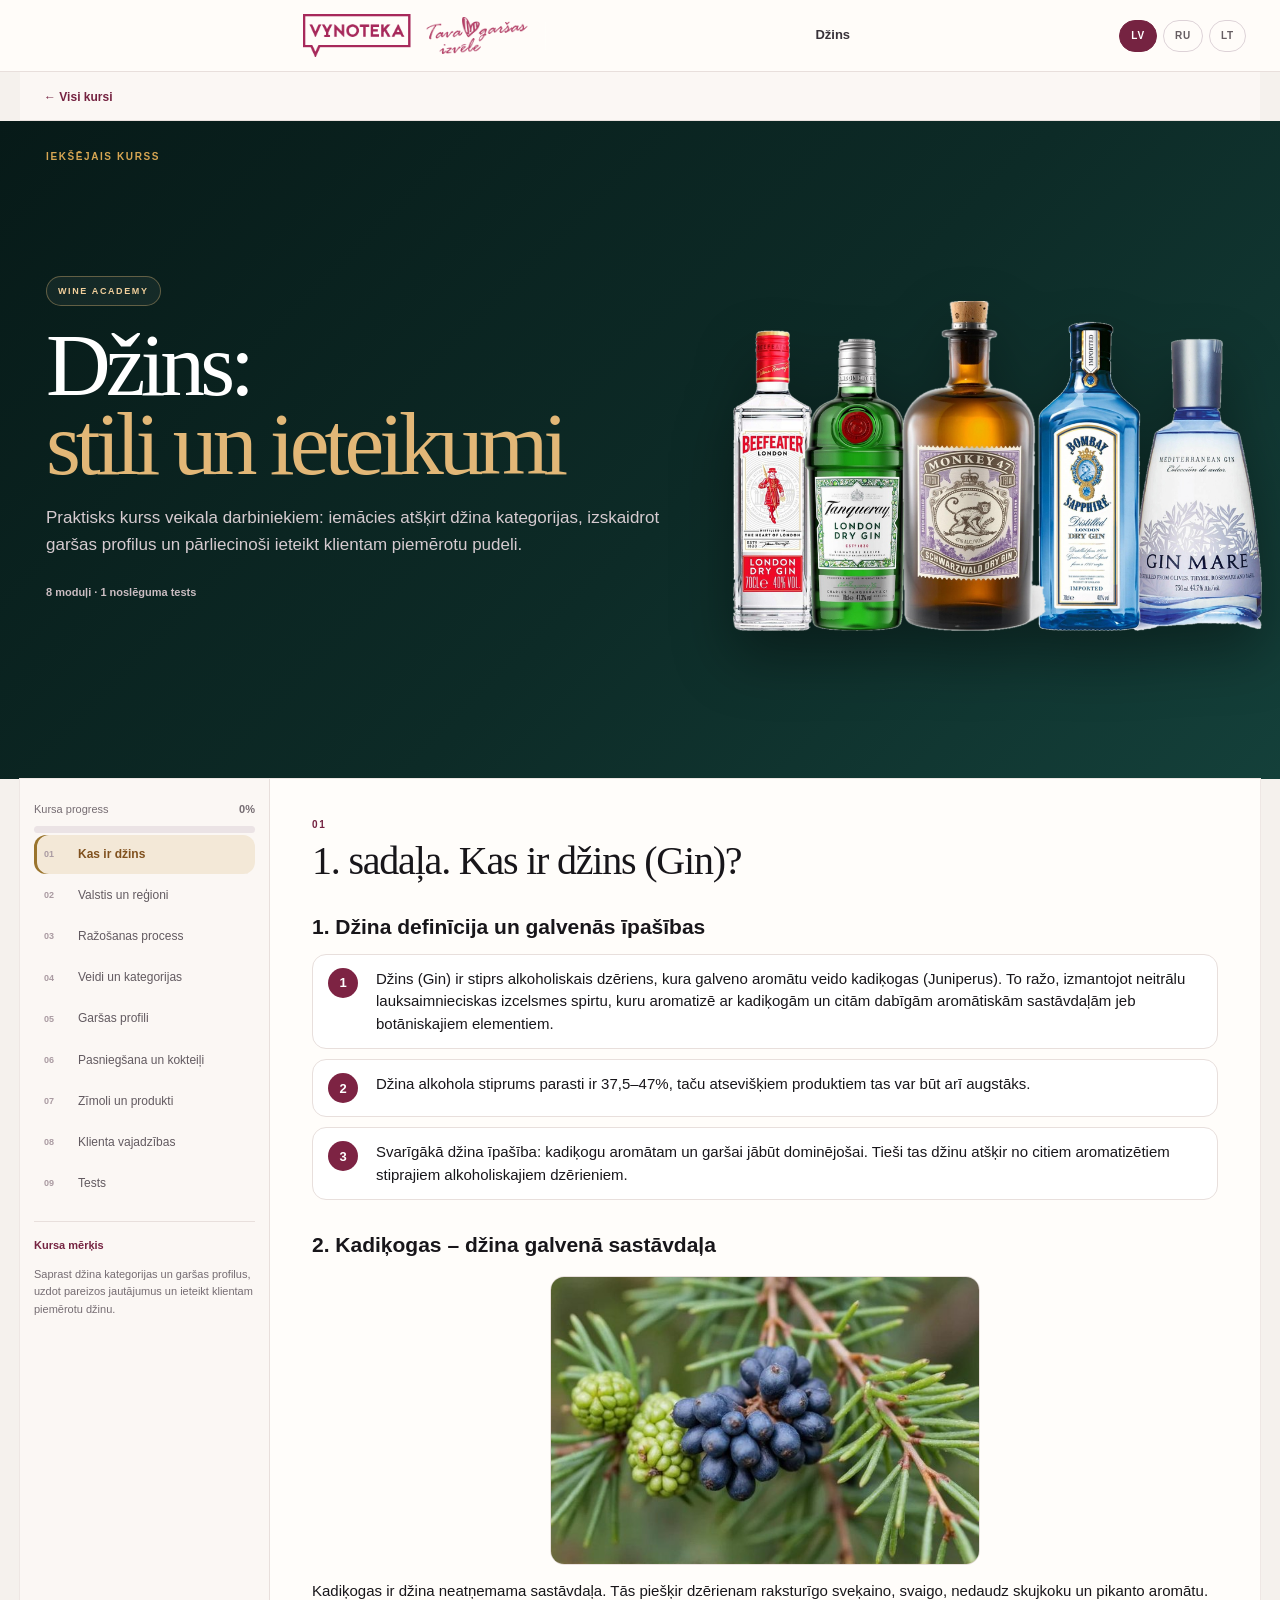
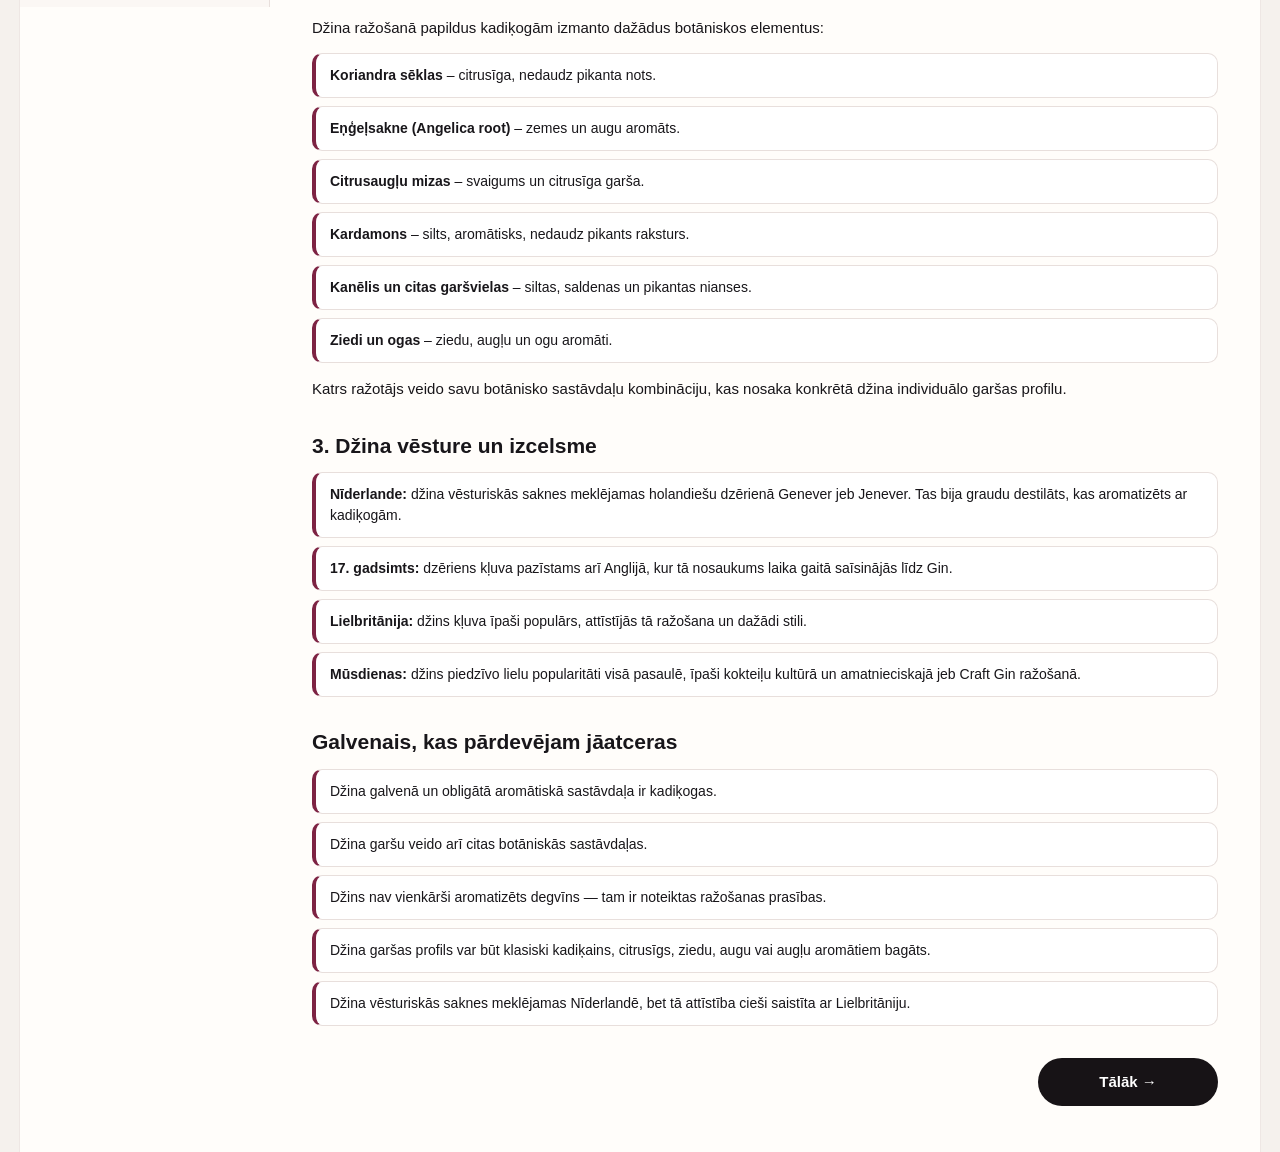
<file: gin.html>
<!DOCTYPE html>

<html lang="lv"><head><meta charset="utf-8"/><meta content="width=device-width,initial-scale=1" name="viewport"/><title>VYNOTEKA — Viskijs / Виски</title><link href="style.css" rel="stylesheet"/><style>
.fact-list{display:grid;gap:10px;margin:0 0 18px}.fact{display:grid;grid-template-columns:36px 1fr;gap:12px;align-items:start;background:#fff;border:1px solid var(--line);border-radius:14px;padding:13px 15px;line-height:1.5}.fact>b{width:30px;height:30px;border-radius:50%;background:#7d2343;color:#fff;display:grid;place-items:center;font-size:13px}
.fig{margin:4px 0 6px;border:1px solid var(--line);border-radius:14px;background:#fff;overflow:hidden}.fig img{display:block;width:100%;height:auto}.fig.narrow{max-width:430px;margin:14px auto}
.info-card .row{margin:9px 0 0;font-size:14px;line-height:1.5}.info-card .row b{display:block;color:#7d2343;font-size:11px;text-transform:uppercase;letter-spacing:.07em;margin-bottom:2px}.info-card .row.client{background:#fbf3e4;border-left:3px solid #c9a15b;padding:8px 10px;border-radius:8px}.info-card .row.warn{background:#f6eef1;border-left:3px solid #7d2343;padding:8px 10px;border-radius:8px}.info-card .num{display:inline-block;color:#c9a15b;font-weight:900;font-size:12px;letter-spacing:.1em;margin-bottom:4px}
h3.sub{margin:28px 0 10px;font-size:21px}
.table-wrap{overflow-x:auto;margin:12px 0 16px}table.edu{width:100%;border-collapse:separate;border-spacing:0;background:#fff;border:1px solid var(--line);border-radius:14px;overflow:hidden}.edu th{background:#241b22;color:#fff;text-align:left;padding:12px 15px;font-size:13px}.edu td{padding:12px 15px;border-top:1px solid var(--line);font-size:14px;line-height:1.45;vertical-align:top}.edu td:first-child{font-weight:800;width:38%}
.check-list{list-style:none;padding:0;margin:0 0 14px;display:grid;gap:8px}.check-list li{background:#fff;border:1px solid var(--line);border-left:4px solid #7d2343;border-radius:10px;padding:11px 14px;line-height:1.5;font-size:14px}
.dialog{display:grid;gap:10px;margin:8px 0 6px}.dialog>div{display:grid;grid-template-columns:140px 1fr;gap:12px;background:#fff;border:1px solid var(--line);border-radius:12px;padding:12px 14px;line-height:1.5}.dialog b{color:#7d2343;font-size:12px;letter-spacing:.06em}.dialog .rec{background:#fbf3e4;border-color:#e2cfa5}
.ex-bottles{display:flex;justify-content:center;gap:8px;margin:12px 0 4px}.ex-bottles figure{flex:0 0 calc(33.333% - 6px);min-width:0}.ex-bottles figure{margin:0;text-align:center;background:#fff;border:1px solid var(--line);border-radius:12px;padding:8px 4px 6px}.ex-bottles img{display:block;width:100%;height:150px;object-fit:contain;margin-bottom:5px}.ex-bottles figcaption{font-size:11px;font-weight:800;line-height:1.25;color:#241b22}
.brand-tiles{display:grid;grid-template-columns:1fr 1fr;gap:8px;margin:10px 0 2px}.brand-tiles div{height:62px;border:1px solid var(--line);border-radius:10px;background:#fff;display:flex;align-items:center;justify-content:center;padding:7px 9px;overflow:hidden}.brand-tiles img{display:block;max-width:100%;max-height:100%;object-fit:contain}.brand-tiles div.fill{padding:0;border:0}.brand-tiles div.fill img{width:100%;height:100%;object-fit:cover}
.brand-tiles div.span2{grid-column:span 2}
@media(max-width:650px){.fact{grid-template-columns:30px 1fr;padding:11px}.dialog>div{grid-template-columns:1fr;gap:4px}.edu td:first-child{width:auto}h3.sub{font-size:18px}}
</style><style>
.pgrid{display:grid;grid-template-columns:repeat(auto-fit,minmax(var(--min,200px),1fr));gap:14px;margin:0 0 18px}.pgrid.two{grid-template-columns:repeat(2,minmax(0,1fr));max-width:640px}
.pcard{background:#fff;border:1px solid var(--line);border-radius:18px;padding:14px;display:flex;flex-direction:column;gap:8px;box-shadow:var(--shadow)}.pcard .pic{height:190px;display:flex;align-items:center;justify-content:center;background:#fff;border-radius:12px;overflow:hidden}.pcard .pic img{display:block;max-width:100%;max-height:100%;object-fit:contain}.pcard .pic.photo img{width:100%;height:100%;object-fit:cover}
.pcard .tag{font-size:11px;font-weight:800;letter-spacing:.08em;text-transform:uppercase;color:#7d2343}.pcard h3{margin:0;font-size:18px}.pcard p{margin:0;font-size:14px;line-height:1.5}.pcard ul{margin:0;padding-left:18px;font-size:14px;line-height:1.5}
.info-card .row.fun{background:#eef3f7;border-left:3px solid #6b8aa5;padding:8px 10px;border-radius:8px}
.info-card ul.mini{margin:8px 0 0;padding-left:18px;font-size:14px;line-height:1.5}.info-card .pic{height:150px;margin:-2px 0 8px;border-radius:12px;overflow:hidden;background:#fff}.info-card .pic img{width:100%;height:100%;object-fit:cover;display:block}
p.lead{line-height:1.55;margin:0 0 14px}
#landing.gin-landing{background:linear-gradient(135deg,#071a18 0%,#0d2b27 55%,#14403a 100%)}
</style></head><body><header class="topbar">
<div class="brand brand-logos"><img alt="VYNOTEKA" class="brand-logo-main" src="[data-uri]"/><img alt="VYNOTEKA slogan" class="brand-logo-slogan" src="assets/slogan_lv_transparent.png"/></div>
<div class="top-center"><span data-ru>Джин</span><span data-lv>Džins</span><span data-lt>Džinas</span></div>
<div class="language-switch">
<button class="lang active" id="lvBtn">LV</button>
<button class="lang" id="ruBtn">RU</button>
<button class="lang" id="ltBtn">LT</button>
</div>
</header><div class="course-homebar"><a href="index.html"><span data-ru="">← Все курсы</span><span data-lv="">← Visi kursi</span><span data-lt="">← Visi kursai</span></a></div><section id="landing" class="landing whisky-landing gin-landing">
  <div class="landing-wrap">
    <div class="landing-topline">
      <span class="eyebrow" data-ru>ВНУТРЕННИЙ КУРС</span><span class="eyebrow" data-lv>IEKŠĒJAIS KURSS</span><span class="eyebrow" data-lt>VIDAUS KURSAS</span>
    </div>
    <div class="landing-hero">
      <div class="hero-copy">
        <div class="hero-kicker">WINE ACADEMY</div>
        <h1 data-ru>Джин:<br><strong>стили и рекомендации</strong></h1><h1 data-lv>Džins:<br><strong>stili un ieteikumi</strong></h1><h1 data-lt>Džinas:<br><strong>stiliai ir rekomendacijos</strong></h1>
        <p data-ru>Практический курс для сотрудников магазина: научитесь различать категории джина, объяснять вкусовые профили и уверенно рекомендовать клиенту подходящую бутылку.</p><p data-lv>Praktisks kurss veikala darbiniekiem: iemācies atšķirt džina kategorijas, izskaidrot garšas profilus un pārliecinoši ieteikt klientam piemērotu pudeli.</p><p data-lt>Praktinis kursas parduotuvės darbuotojams: išmokite atskirti džino kategorijas, paaiškinti skonio profilius ir užtikrintai rekomenduoti klientui tinkamą butelį.</p>
        <div class="hero-actions"><span class="hero-note" data-ru>8 модулей · 1 финальный тест</span><span class="hero-note" data-lv>8 moduļi · 1 noslēguma tests</span><span class="hero-note" data-lt>8 moduliai · 1 baigiamasis testas</span></div>
      </div>
      <div class="hero-side whisky-landing-showcase"><img class="whisky-landing-image" src="assets/gin-composition.png" alt="Beefeater, Tanqueray, Monkey 47, Bombay Sapphire and Gin Mare gin bottles"></div>
    </div>
  </div>
</section>
<div class="app whisky-app"><aside class="sidebar"><div class="progress-row"><span data-ru>Прогресс курса</span><span data-lv>Kursa progress</span><span data-lt>Kurso eiga</span><b id="progressText">0%</b></div><div class="progress"><div id="progressFill"></div></div><nav><button class="nav active" data-target="basics"><span>01</span><span data-ru>Что такое джин</span><span data-lv>Kas ir džins</span><span data-lt>Kas yra džinas</span></button><button class="nav" data-target="regions"><span>02</span><span data-ru>Страны и регионы</span><span data-lv>Valstis un reģioni</span><span data-lt>Šalys ir regionai</span></button><button class="nav" data-target="process"><span>03</span><span data-ru>Процесс производства</span><span data-lv>Ražošanas process</span><span data-lt>Gamybos procesas</span></button><button class="nav" data-target="types"><span>04</span><span data-ru>Виды и категории</span><span data-lv>Veidi un kategorijas</span><span data-lt>Rūšys ir kategorijos</span></button><button class="nav" data-target="flavour"><span>05</span><span data-ru>Вкусовые профили</span><span data-lv>Garšas profili</span><span data-lt>Skonio profiliai</span></button><button class="nav" data-target="serving"><span>06</span><span data-ru>Подача и коктейли</span><span data-lv>Pasniegšana un kokteiļi</span><span data-lt>Patiekimas ir kokteiliai</span></button><button class="nav" data-target="brands"><span>07</span><span data-ru>Бренды и продукты</span><span data-lv>Zīmoli un produkti</span><span data-lt>Prekių ženklai ir produktai</span></button><button class="nav" data-target="sales"><span>08</span><span data-ru>Работа с клиентом</span><span data-lv>Klienta vajadzības</span><span data-lt>Kliento poreikiai</span></button><button class="nav" data-target="exam"><span>09</span><span data-ru>Тест</span><span data-lv>Tests</span><span data-lt>Testas</span></button></nav><div class="side-note"><b data-ru>Цель курса</b><b data-lv>Kursa mērķis</b><b data-lt>Kurso tikslas</b><p data-ru>Понять категории и вкусовые профили джина, задать нужные вопросы и предложить клиенту подходящий джин.</p><p data-lv>Saprast džina kategorijas un garšas profilus, uzdot pareizos jautājumus un ieteikt klientam piemērotu džinu.</p><p data-lt>Suprasti džino kategorijas ir skonio profilius, užduoti tinkamus klausimus ir rekomenduoti klientui tinkamą džiną.</p></div></aside><main class="content">
<section id="basics" class="section active"><div class="heading"><div class="eyebrow">01</div><h2 data-ru>Раздел 1. Что такое джин (Gin)?</h2><h2 data-lv>1. sadaļa. Kas ir džins (Gin)?</h2><h2 data-lt>1 skyrius. Kas yra džinas (Gin)?</h2></div><h3 class="sub" data-ru>1. Определение джина и его главные особенности</h3><h3 class="sub" data-lv>1. Džina definīcija un galvenās īpašības</h3><h3 class="sub" data-lt>1. Džino apibrėžimas ir pagrindinės savybės</h3><div class="fact-list"><div class="fact"><b>1</b><div><span data-ru>Джин (Gin) — крепкий алкогольный напиток, основной аромат которого создают ягоды можжевельника (Juniperus). Его производят из нейтрального спирта сельскохозяйственного происхождения, который ароматизируют ягодами можжевельника и другими натуральными ароматическими компонентами — ботаническими ингредиентами.</span><span data-lv>Džins (Gin) ir stiprs alkoholiskais dzēriens, kura galveno aromātu veido kadiķogas (Juniperus). To ražo, izmantojot neitrālu lauksaimnieciskas izcelsmes spirtu, kuru aromatizē ar kadiķogām un citām dabīgām aromātiskām sastāvdaļām jeb botāniskajiem elementiem.</span><span data-lt>Džinas (Gin) – stiprus alkoholinis gėrimas, kurio pagrindinį aromatą sukuria kadagio uogos (Juniperus). Jis gaminamas iš neutralaus žemės ūkio kilmės spirito, kuris aromatizuojamas kadagio uogomis ir kitais natūraliais aromatiniais ingredientais – botanikos elementais.</span></div></div><div class="fact"><b>2</b><div><span data-ru>Крепость джина обычно составляет 37,5–47%, но у отдельных продуктов она может быть и выше.</span><span data-lv>Džina alkohola stiprums parasti ir 37,5–47%, taču atsevišķiem produktiem tas var būt arī augstāks.</span><span data-lt>Džino stiprumas paprastai yra 37,5–47 %, tačiau kai kurių produktų jis gali būti ir didesnis.</span></div></div><div class="fact"><b>3</b><div><span data-ru>Главная особенность джина: аромат и вкус можжевельника должны доминировать. Именно это отличает джин от других ароматизированных крепких алкогольных напитков.</span><span data-lv>Svarīgākā džina īpašība: kadiķogu aromātam un garšai jābūt dominējošai. Tieši tas džinu atšķir no citiem aromatizētiem stiprajiem alkoholiskajiem dzērieniem.</span><span data-lt>Svarbiausia džino savybė: kadagio uogų aromatas ir skonis turi dominuoti. Būtent tai skiria džiną nuo kitų aromatizuotų stipriųjų alkoholinių gėrimų.</span></div></div></div><h3 class="sub" data-ru>2. Ягоды можжевельника — главный компонент джина</h3><h3 class="sub" data-lv>2. Kadiķogas – džina galvenā sastāvdaļa</h3><h3 class="sub" data-lt>2. Kadagio uogos – pagrindinis džino ingredientas</h3><figure class="fig narrow"><img src="assets/gin-juniper.jpg" alt="Juniper berries" loading="lazy"></figure><p class="lead" data-ru>Ягоды можжевельника — неотъемлемая часть джина. Они придают напитку характерный смолистый, свежий, слегка хвойный и пряный аромат.</p><p class="lead" data-lv>Kadiķogas ir džina neatņemama sastāvdaļa. Tās piešķir dzērienam raksturīgo sveķaino, svaigo, nedaudz skujkoku un pikanto aromātu.</p><p class="lead" data-lt>Kadagio uogos – neatsiejama džino dalis. Jos suteikia gėrimui būdingą dervingą, gaivų, šiek tiek spygliuočių ir pikantišką aromatą.</p><p class="lead" data-ru>При производстве джина, помимо можжевельника, используют разные ботанические компоненты:</p><p class="lead" data-lv>Džina ražošanā papildus kadiķogām izmanto dažādus botāniskos elementus:</p><p class="lead" data-lt>Gaminant džiną, be kadagio uogų naudojami ir įvairūs botanikos elementai:</p><ul class="check-list"><li><span data-ru><strong>Семена кориандра</strong> — цитрусовая, слегка пряная нота.</span><span data-lv><strong>Koriandra sēklas</strong> – citrusīga, nedaudz pikanta nots.</span><span data-lt><strong>Kalendros sėklos</strong> – citrusinė, šiek tiek pikantiška nata.</span></li><li><span data-ru><strong>Корень дудника (Angelica root)</strong> — землистый и травяной аромат.</span><span data-lv><strong>Eņģeļsakne (Angelica root)</strong> – zemes un augu aromāts.</span><span data-lt><strong>Angelikos šaknis (Angelica root)</strong> – žemės ir augalų aromatas.</span></li><li><span data-ru><strong>Цедра цитрусовых</strong> — свежесть и цитрусовый вкус.</span><span data-lv><strong>Citrusaugļu mizas</strong> – svaigums un citrusīga garša.</span><span data-lt><strong>Citrusinių vaisių žievelės</strong> – gaivumas ir citrusinis skonis.</span></li><li><span data-ru><strong>Кардамон</strong> — тёплый, ароматный, слегка пряный характер.</span><span data-lv><strong>Kardamons</strong> – silts, aromātisks, nedaudz pikants raksturs.</span><span data-lt><strong>Kardamonas</strong> – šiltas, aromatingas, šiek tiek pikantiškas charakteris.</span></li><li><span data-ru><strong>Корица и другие специи</strong> — тёплые, сладковатые и пряные нюансы.</span><span data-lv><strong>Kanēlis un citas garšvielas</strong> – siltas, saldenas un pikantas nianses.</span><span data-lt><strong>Cinamonas ir kiti prieskoniai</strong> – šiltos, saldokos ir pikantiškos niuansai.</span></li><li><span data-ru><strong>Цветы и ягоды</strong> — цветочные, фруктовые и ягодные ароматы.</span><span data-lv><strong>Ziedi un ogas</strong> – ziedu, augļu un ogu aromāti.</span><span data-lt><strong>Gėlės ir uogos</strong> – gėlių, vaisių ir uogų aromatai.</span></li></ul><p class="lead" data-ru>Каждый производитель создаёт собственное сочетание ботанических компонентов, которое определяет индивидуальный вкусовой профиль конкретного джина.</p><p class="lead" data-lv>Katrs ražotājs veido savu botānisko sastāvdaļu kombināciju, kas nosaka konkrētā džina individuālo garšas profilu.</p><p class="lead" data-lt>Kiekvienas gamintojas sukuria savo botanikos ingredientų derinį, lemiantį konkretaus džino individualų skonio profilį.</p><h3 class="sub" data-ru>3. История и происхождение джина</h3><h3 class="sub" data-lv>3. Džina vēsture un izcelsme</h3><h3 class="sub" data-lt>3. Džino istorija ir kilmė</h3><ul class="check-list"><li><span data-ru><strong>Нидерланды:</strong> исторические корни джина — в голландском напитке Genever (Jenever). Это был зерновой дистиллят, ароматизированный ягодами можжевельника.</span><span data-lv><strong>Nīderlande:</strong> džina vēsturiskās saknes meklējamas holandiešu dzērienā Genever jeb Jenever. Tas bija graudu destilāts, kas aromatizēts ar kadiķogām.</span><span data-lt><strong>Nyderlandai:</strong> džino istorinės šaknys – olandiškame gėrime Genever, arba Jenever. Tai buvo grūdų distiliatas, aromatizuotas kadagio uogomis.</span></li><li><span data-ru><strong>XVII век:</strong> напиток стал известен и в Англии, где его название со временем сократилось до Gin.</span><span data-lv><strong>17. gadsimts:</strong> dzēriens kļuva pazīstams arī Anglijā, kur tā nosaukums laika gaitā saīsinājās līdz Gin.</span><span data-lt><strong>XVII amžius:</strong> gėrimas tapo žinomas ir Anglijoje, kur jo pavadinimas laikui bėgant sutrumpėjo iki Gin.</span></li><li><span data-ru><strong>Великобритания:</strong> джин стал особенно популярным, развивались его производство и разные стили.</span><span data-lv><strong>Lielbritānija:</strong> džins kļuva īpaši populārs, attīstījās tā ražošana un dažādi stili.</span><span data-lt><strong>Didžioji Britanija:</strong> džinas tapo ypač populiarus, vystėsi jo gamyba ir įvairūs stiliai.</span></li><li><span data-ru><strong>Наши дни:</strong> джин переживает большой подъём популярности по всему миру, особенно в коктейльной культуре и в крафтовом (Craft Gin) производстве.</span><span data-lv><strong>Mūsdienas:</strong> džins piedzīvo lielu popularitāti visā pasaulē, īpaši kokteiļu kultūrā un amatnieciskajā jeb Craft Gin ražošanā.</span><span data-lt><strong>Šiandien:</strong> džinas patiria didelį populiarumo pakilimą visame pasaulyje, ypač kokteilių kultūroje ir amatininkų (Craft Gin) gamyboje.</span></li></ul><h3 class="sub" data-ru>Главное, что нужно помнить продавцу</h3><h3 class="sub" data-lv>Galvenais, kas pārdevējam jāatceras</h3><h3 class="sub" data-lt>Svarbiausia, ką turi prisiminti pardavėjas</h3><ul class="check-list"><li><span data-ru>Главный и обязательный ароматический компонент джина — ягоды можжевельника.</span><span data-lv>Džina galvenā un obligātā aromātiskā sastāvdaļa ir kadiķogas.</span><span data-lt>Pagrindinis ir privalomas džino aromatinis ingredientas – kadagio uogos.</span></li><li><span data-ru>Вкус джина формируют и другие ботанические компоненты.</span><span data-lv>Džina garšu veido arī citas botāniskās sastāvdaļas.</span><span data-lt>Džino skonį formuoja ir kiti botanikos ingredientai.</span></li><li><span data-ru>Джин — это не просто ароматизированная водка: к нему предъявляются определённые требования к производству.</span><span data-lv>Džins nav vienkārši aromatizēts degvīns — tam ir noteiktas ražošanas prasības.</span><span data-lt>Džinas – ne šiaip aromatizuota degtinė: jam keliami tam tikri gamybos reikalavimai.</span></li><li><span data-ru>Вкусовой профиль джина может быть классическим можжевеловым, цитрусовым, цветочным, травяным или богатым фруктовыми ароматами.</span><span data-lv>Džina garšas profils var būt klasiski kadiķains, citrusīgs, ziedu, augu vai augļu aromātiem bagāts.</span><span data-lt>Džino skonio profilis gali būti klasikinis kadagių, citrusinis, gėlių, augalų ar vaisių aromatais turtingas.</span></li><li><span data-ru>Исторические корни джина — в Нидерландах, но его развитие тесно связано с Великобританией.</span><span data-lv>Džina vēsturiskās saknes meklējamas Nīderlandē, bet tā attīstība cieši saistīta ar Lielbritāniju.</span><span data-lt>Džino istorinės šaknys – Nyderlanduose, tačiau jo raida glaudžiai susijusi su Didžiąja Britanija.</span></li></ul></section>
<section id="regions" class="section"><div class="heading"><div class="eyebrow">02</div><h2 data-ru>Раздел 2. Основные страны-производители джина и регионы</h2><h2 data-lv>2. sadaļa. Galvenās džina ražotājvalstis un reģioni</h2><h2 data-lt>2 skyrius. Pagrindinės džino gamintojos šalys ir regionai</h2></div><p class="lead" data-ru>Джин производят во многих странах мира, но некоторые из них сыграли особенно важную роль в истории и развитии этого напитка. Каждая страна и регион предлагает свой подход к производству джина, формированию вкуса и подаче.</p><p class="lead" data-lv>Džinu ražo daudzās pasaules valstīs, taču dažām no tām ir īpaši nozīmīga loma šī dzēriena vēsturē un attīstībā. Katra valsts un reģions piedāvā savu pieeju džina ražošanai, garšas veidošanai un pasniegšanai.</p><p class="lead" data-lt>Džinas gaminamas daugelyje pasaulio šalių, tačiau kai kurios iš jų ypač svarbios šio gėrimo istorijai ir raidai. Kiekviena šalis ir regionas turi savo požiūrį į džino gamybą, skonio formavimą ir patiekimą.</p><div class="grid-3"><article class="card info-card"><h3 data-ru>1. Великобритания — классическая родина джина</h3><h3 data-lv>1. Lielbritānija — džina klasiskā dzimtene</h3><h3 data-lt>1. Didžioji Britanija – klasikinė džino tėvynė</h3><ul class="mini"><li><span data-ru>Особенно известна стилем London Dry Gin.</span><span data-lv>Īpaši pazīstama ar London Dry Gin.</span><span data-lt>Ypač žinoma dėl London Dry Gin.</span></li><li><span data-ru>Характерны выраженный аромат можжевельника, сухость и сбалансированные ботанические ноты.</span><span data-lv>Raksturīgs izteikts kadiķogu aromāts, sausums un līdzsvarotas botāniskās notis.</span><span data-lt>Būdingas ryškus kadagio uogų aromatas, sausumas ir subalansuotos botanikos natos.</span></li><li><span data-ru>Известные бренды: Gordon's, Beefeater, Tanqueray, Bombay Sapphire.</span><span data-lv>Pazīstami zīmoli: Gordon's, Beefeater, Tanqueray, Bombay Sapphire.</span><span data-lt>Žinomi prekių ženklai: Gordon's, Beefeater, Tanqueray, Bombay Sapphire.</span></li></ul><div class="row client"><b><span data-ru>Продавцу нужно помнить</span><span data-lv>Pārdevējam jāatceras</span><span data-lt>Pardavėjui reikia prisiminti</span></b><span data-ru>если клиент хочет классический, сухой джин с можжевеловым вкусом, британский стиль London Dry — хорошая отправная точка.</span><span data-lv>ja klients vēlas klasisku, sausu un kadiķainu džinu, britu London Dry stils ir labs sākumpunkts.</span><span data-lt>jei klientas nori klasikinio, sauso ir kadagiško džino, britiškas London Dry stilius yra geras pradžios taškas.</span></div></article><article class="card info-card"><h3 data-ru>2. Нидерланды — исторические корни джина</h3><h3 data-lv>2. Nīderlande — džina vēsturiskās saknes</h3><h3 data-lt>2. Nyderlandai – istorinės džino šaknys</h3><ul class="mini"><li><span data-ru>Нидерланды — историческое место происхождения джина. Здесь появился Genever (Jenever) — напиток, считающийся предшественником джина.</span><span data-lv>Nīderlande ir džina vēsturiskā izcelsmes vieta. Šeit radās Genever jeb Jenever — dzēriens, kas tiek uzskatīts par džina priekšteci.</span><span data-lt>Nyderlandai – istorinė džino kilmės vieta. Čia atsirado Genever, arba Jenever – gėrimas, laikomas džino pirmtaku.</span></li><li><span data-ru>Genever делают из зернового дистиллята, и во вкусе часто чувствуются нотки солода и зерна.</span><span data-lv>Genever ražo no graudu destilāta, un tā garšā bieži jūtamas iesala un graudu notis.</span><span data-lt>Genever gaminamas iš grūdų distiliato, o jo skonyje dažnai juntamos salyklo ir grūdų natos.</span></li><li><span data-ru>В отличие от классического джина, он может быть более зерновым и с более богатым вкусовым характером.</span><span data-lv>Atšķirībā no klasiskā džina tas var būt izteiktāk graudains un ar bagātīgāku garšas raksturu.</span><span data-lt>Skirtingai nei klasikinis džinas, jis gali būti labiau grūdiškas ir turėti sodresnį skonio charakterį.</span></li><li><span data-ru>Существуют разные стили Genever, например Oude и Jonge.</span><span data-lv>Pastāv dažādi Genever stili, piemēram, Oude un Jonge.</span><span data-lt>Egzistuoja įvairūs Genever stiliai, pavyzdžiui, Oude ir Jonge.</span></li></ul><div class="row client"><b><span data-ru>Продавцу нужно помнить</span><span data-lv>Pārdevējam jāatceras</span><span data-lt>Pardavėjui reikia prisiminti</span></b><span data-ru>Genever — исторический предшественник джина, но это не то же самое, что современный London Dry Gin.</span><span data-lv>Genever ir džina vēsturiskais priekštecis, taču tas nav tas pats, kas mūsdienu London Dry Gin.</span><span data-lt>Genever yra istorinis džino pirmtakas, tačiau tai nėra tas pats, kas šiuolaikinis London Dry Gin.</span></div></article><article class="card info-card"><h3 data-ru>3. Испания — культура джин-тоника</h3><h3 data-lv>3. Spānija — džina un tonika kultūra</h3><h3 data-lt>3. Ispanija – džino ir toniko kultūra</h3><ul class="mini"><li><span data-ru>Испания особенно известна развитой культурой подачи джин-тоника.</span><span data-lv>Spānija ir īpaši pazīstama ar attīstītu džina un tonika pasniegšanas kultūru.</span><span data-lt>Ispanija ypač žinoma dėl išplėtotos džino ir toniko patiekimo kultūros.</span></li><li><span data-ru>Популярна подача в больших бокалах-шарах (Copa de Balón).</span><span data-lv>Populāra ir pasniegšana lielās balona formas glāzēs (Copa de Balón).</span><span data-lt>Populiaru patiekti dideliose balionėlio formos taurėse (Copa de Balón).</span></li><li><span data-ru>Большое внимание уделяют сочетанию тоника, гарнира и джина.</span><span data-lv>Liela uzmanība tiek pievērsta tonika, garnējuma un džina savstarpējai saderībai.</span><span data-lt>Daug dėmesio skiriama toniko, garnyro ir džino tarpusavio dermei.</span></li><li><span data-ru>Часто используют цитрусовые, ягоды, травы и разные специи.</span><span data-lv>Bieži izmanto citrusaugļus, ogas, garšaugus un dažādas garšvielas.</span><span data-lt>Dažnai naudojami citrusiniai vaisiai, uogos, žolelės ir įvairūs prieskoniai.</span></li></ul><div class="row client"><b><span data-ru>Продавцу нужно помнить</span><span data-lv>Pārdevējam jāatceras</span><span data-lt>Pardavėjui reikia prisiminti</span></b><span data-ru>Испания — хороший пример того, как способ подачи и гарнир джина становятся важной частью впечатления от напитка.</span><span data-lv>Spānija ir labs piemērs tam, kā džina pasniegšanas veids un garnējums var kļūt par būtisku dzēriena baudīšanas pieredzes daļu.</span><span data-lt>Ispanija – geras pavyzdys, kaip džino patiekimo būdas ir garnyras gali tapti svarbia gėrimo patirties dalimi.</span></div></article><article class="card info-card"><div class="pic"><img src="assets/gin-monkey47-photo.jpg" alt="" loading="lazy"></div><h3 data-ru>4. Германия — крафтовый джин и разнообразие ботанических компонентов</h3><h3 data-lv>4. Vācija — amatnieciskais džins un botānisko sastāvdaļu daudzveidība</h3><h3 data-lt>4. Vokietija – amatininkų džinas ir botanikos ingredientų įvairovė</h3><ul class="mini"><li><span data-ru>Германия известна качественными крафтовыми джинами (Craft Gin), в которых часто используют местные ботанические компоненты.</span><span data-lv>Vācija ir pazīstama ar kvalitatīviem amatnieciskajiem džiniem (Craft Gin), kuros bieži izmanto vietējās botāniskās sastāvdaļas.</span><span data-lt>Vokietija žinoma dėl kokybiškų amatininkų džinų (Craft Gin), kuriuose dažnai naudojami vietiniai botanikos ingredientai.</span></li><li><span data-ru>Характерны эксперименты с разными травами, ягодами и специями.</span><span data-lv>Raksturīga eksperimentēšana ar dažādiem augiem, ogām un garšvielām.</span><span data-lt>Būdingas eksperimentavimas su įvairiais augalais, uogomis ir prieskoniais.</span></li><li><span data-ru>Один из самых известных примеров — Monkey 47, в рецептуре которого используют 47 ботанических компонентов.</span><span data-lv>Viens no pazīstamākajiem piemēriem ir Monkey 47, kuras receptē tiek izmantotas 47 botāniskās sastāvdaļas.</span><span data-lt>Vienas žinomiausių pavyzdžių – Monkey 47, kurio recepte naudojami 47 botanikos ingredientai.</span></li><li><span data-ru>Вкусовые профили джина могут быть сложными и многослойными.</span><span data-lv>Džina garšas profili var būt sarežģīti un daudzslāņaini.</span><span data-lt>Džino skonio profiliai gali būti sudėtingi ir daugiasluoksniai.</span></li></ul><div class="row client"><b><span data-ru>Продавцу нужно помнить</span><span data-lv>Pārdevējam jāatceras</span><span data-lt>Pardavėjui reikia prisiminti</span></b><span data-ru>Немецкие джины могут быть интересным выбором для клиентов, которые хотят попробовать более необычные и ароматически сложные продукты.</span><span data-lv>Vācijas džini var būt interesanta izvēle klientiem, kuri vēlas izmēģināt neparastākus un aromātiski sarežģītākus produktus.</span><span data-lt>Vokietijos džinai gali būti įdomus pasirinkimas klientams, norintiems išbandyti neįprastesnių ir aromatiškai sudėtingesnių produktų.</span></div></article></div><h3 class="sub" data-ru>5. Другие страны и их традиции джина</h3><h3 class="sub" data-lv>5. Citas valstis un to džina tradīcijas</h3><h3 class="sub" data-lt>5. Kitos šalys ir jų džino tradicijos</h3><div class="pgrid " style="--min:210px"><article class="pcard"><div class="pic"><img src="assets/gin-gin-mare-photo.jpg" alt="Gin Mare" loading="lazy"></div><span class="tag"><span data-ru>Испания</span><span data-lv>Spānija</span><span data-lt>Ispanija</span></span><h3>Gin Mare</h3><p data-ru>Джин, вдохновлённый Средиземноморьем: в ароматическом профиле встречаются оливки, розмарин, тимьян и цитрусовые.</p><p data-lv>Vidusjūras iedvesmots džins, kura aromātiskajā profilā sastopamas olīvas, rozmarīns, timiāns un citrusaugļi.</p><p data-lt>Viduržemio jūros įkvėptas džinas, kurio aromato profilyje juntamos alyvuogės, rozmarinai, čiobreliai ir citrusiniai vaisiai.</p></article><article class="pcard"><div class="pic"><img src="assets/gin-roku-photo.jpg" alt="Roku Gin" loading="lazy"></div><span class="tag"><span data-ru>Япония</span><span data-lv>Japāna</span><span data-lt>Japonija</span></span><h3>Roku Gin</h3><p data-ru>Японский джин с местными ингредиентами: цветами и листьями сакуры, юдзу и перцем сансё.</p><p data-lv>Japāņu džins, kurā izmantotas vietējās sastāvdaļas, piemēram, sakuras ziedi, sakuras lapas, yuzu un sansho pipari.</p><p data-lt>Japoniškas džinas su vietiniais ingredientais, pavyzdžiui, sakuros žiedais, sakuros lapais, yuzu ir sansho pipirais.</p></article><article class="pcard"><div class="pic"><img src="assets/gin-botanist-photo.jpg" alt="The Botanist" loading="lazy"></div><span class="tag"><span data-ru>Шотландия</span><span data-lv>Skotija</span><span data-lt>Škotija</span></span><h3>The Botanist</h3><p data-ru>Джин с острова Айлей, в рецептуре которого использовано много местных диких трав и цветов острова.</p><p data-lv>Džins no Islay salas, kura receptē izmantotas daudzas vietējās salas savvaļas augu un ziedu sastāvdaļas.</p><p data-lt>Džinas iš Islay salos, kurio recepte naudojama daug vietinių salos laukinių augalų ir gėlių.</p></article><article class="pcard"><div class="pic"><img src="assets/gin-malfy-limone.jpg" alt="Malfy Gin" loading="lazy"></div><span class="tag"><span data-ru>Италия</span><span data-lv>Itālija</span><span data-lt>Italija</span></span><h3>Malfy Gin</h3><p data-ru>Известен ярким цитрусовым характером и итальянскими вкусами, особенно лимона и грейпфрута.</p><p data-lv>Pazīstams ar izteiktu citrusaugļu raksturu un itāļu iedvesmotām garšām, īpaši citronu un greipfrūtu.</p><p data-lt>Žinomas ryškiu citrusiniu charakteriu ir itališkais skoniais, ypač citrinos ir greipfruto.</p></article></div><h3 class="sub" data-ru>Главное, что нужно помнить продавцу</h3><h3 class="sub" data-lv>Galvenais, kas pārdevējam jāatceras</h3><h3 class="sub" data-lt>Svarbiausia, ką turi prisiminti pardavėjas</h3><div class="table-wrap"><table class="edu"><thead><tr><th><span data-ru>Страна</span><span data-lv>Valsts</span><span data-lt>Šalis</span></th><th><span data-ru>Чем она особенно известна?</span><span data-lv>Ar ko tā īpaši pazīstama?</span><span data-lt>Kuo ji ypač žinoma?</span></th></tr></thead><tbody><tr><td><span data-ru>Великобритания</span><span data-lv>Lielbritānija</span><span data-lt>Didžioji Britanija</span></td><td><span data-ru>London Dry Gin и традиция классического джина</span><span data-lv>London Dry Gin un klasiskā džina tradīcija</span><span data-lt>London Dry Gin ir klasikinio džino tradicija</span></td></tr><tr><td><span data-ru>Нидерланды</span><span data-lv>Nīderlande</span><span data-lt>Nyderlandai</span></td><td><span data-ru>Genever — исторический предшественник джина</span><span data-lv>Genever – džina vēsturiskais priekštecis</span><span data-lt>Genever – istorinis džino pirmtakas</span></td></tr><tr><td><span data-ru>Испания</span><span data-lv>Spānija</span><span data-lt>Ispanija</span></td><td><span data-ru>Культура подачи джин-тоника</span><span data-lv>Džina un tonika pasniegšanas kultūra</span><span data-lt>Džino ir toniko patiekimo kultūra</span></td></tr><tr><td><span data-ru>Германия</span><span data-lv>Vācija</span><span data-lt>Vokietija</span></td><td><span data-ru>Крафтовые джины и разнообразие ботанических компонентов</span><span data-lv>Amatnieciskie džini un daudzveidīgas botāniskās sastāvdaļas</span><span data-lt>Amatininkų džinai ir įvairūs botanikos ingredientai</span></td></tr><tr><td><span data-ru>Япония</span><span data-lv>Japāna</span><span data-lt>Japonija</span></td><td><span data-ru>Местные ингредиенты, характерные для японской культуры</span><span data-lv>Vietējās, japāņu kultūrai raksturīgās sastāvdaļas</span><span data-lt>Vietiniai, japonų kultūrai būdingi ingredientai</span></td></tr><tr><td><span data-ru>Шотландия</span><span data-lv>Skotija</span><span data-lt>Škotija</span></td><td><span data-ru>Местные дикие травы и ботаническое разнообразие</span><span data-lv>Vietējie savvaļas augi un botāniskā daudzveidība</span><span data-lt>Vietiniai laukiniai augalai ir botanikos įvairovė</span></td></tr><tr><td><span data-ru>Италия</span><span data-lv>Itālija</span><span data-lt>Italija</span></td><td><span data-ru>Цитрусовый и средиземноморский вкусовой профиль</span><span data-lv>Citrusaugļu un Vidusjūras garšas profils</span><span data-lt>Citrusinis ir Viduržemio jūros skonio profilis</span></td></tr></tbody></table></div><div class="gold-note"><b data-ru>Важный нюанс:</b><b data-lv>Svarīga nianse:</b><b data-lt>Svarbus niuansas:</b><span data-ru> London Dry — это категория производства, а не указание на то, что джин обязательно произведён в Лондоне. London Dry Gin можно производить и в других странах.</span><span data-lv> London Dry ir ražošanas kategorija, nevis norāde, ka džins obligāti ražots Londonā. Arī citās valstīs var ražot London Dry Gin.</span><span data-lt> London Dry yra gamybos kategorija, o ne nuoroda, kad džinas būtinai pagamintas Londone. London Dry Gin gali būti gaminamas ir kitose šalyse.</span></div></section>
<section id="process" class="section"><div class="heading"><div class="eyebrow">03</div><h2 data-ru>Раздел 3. Процесс производства джина</h2><h2 data-lv>3. sadaļa. Džina ražošanas process</h2><h2 data-lt>3 skyrius. Džino gamybos procesas</h2></div><p class="lead" data-ru>В основе производства джина — нейтральный спирт сельскохозяйственного происхождения, ягоды можжевельника и другие ароматические компоненты — ботанические растения.</p><p class="lead" data-lv>Džina ražošanas pamatā ir neitrāls lauksaimnieciskas izcelsmes alkohols, kadiķogas un citas aromātiskās sastāvdaļas – botāniskie augi.</p><p class="lead" data-lt>Džino gamybos pagrindas – neutralus žemės ūkio kilmės alkoholis, kadagio uogos ir kiti aromatiniai ingredientai – botaniniai augalai.</p><div class="fact-list"><div class="fact"><b>1</b><div><strong><span data-ru>Подготовка спиртовой основы.</span><span data-lv>Alkohola bāzes sagatavošana.</span><span data-lt>Alkoholio bazės paruošimas.</span></strong> <span data-ru>Обычно используют нейтральный этиловый спирт, полученный из зерна, мелассы или другого сельскохозяйственного сырья. Сам по себе этот спирт имеет очень нейтральный вкус и аромат и служит основой для формирования аромата джина.</span><span data-lv>Parasti izmanto neitrālu etilspirtu, kas iegūts no graudiem, melases vai citām lauksaimniecības izejvielām. Šim alkoholam pašam par sevi ir ļoti neitrāla garša un aromāts, un tas kalpo kā pamats džina aromāta veidošanai.</span><span data-lt>Paprastai naudojamas neutralus etilo spiritas, gautas iš grūdų, melasos ar kitų žemės ūkio žaliavų. Pats šis alkoholis turi labai neutralų skonį ir aromatą ir yra džino aromato pagrindas.</span></div></div><div class="fact"><b>2</b><div><strong><span data-ru>Добавление ботанических растений.</span><span data-lv>Botānisko augu pievienošana.</span><span data-lt>Botanikos augalų pridėjimas.</span></strong> <span data-ru>Основной аромат джина создают ягоды можжевельника, к которым добавляют разные травы и специи. У каждого производителя своя комбинация ботанических растений, то есть рецептура.</span><span data-lv>Džina galveno aromātu veido kadiķogas, kurām pievieno dažādus augus un garšvielas. Katram ražotājam ir sava botānisko augu kombinācija jeb recepte.</span><span data-lt>Pagrindinį džino aromatą sukuria kadagio uogos, prie kurių pridedama įvairių augalų ir prieskonių. Kiekvienas gamintojas turi savo botanikos augalų derinį, arba recepto.</span></div></div><div class="fact"><b>3</b><div><strong><span data-ru>Ароматизация и дистилляция.</span><span data-lv>Aromatizēšana un destilācija.</span><span data-lt>Aromatizavimas ir distiliavimas.</span></strong> <span data-ru>Существует несколько методов, с помощью которых спирту придают характерный для джина аромат — см. ниже.</span><span data-lv>Pastāv vairākas metodes, kā alkoholam piešķir džinam raksturīgo aromātu – skatīt zemāk.</span><span data-lt>Yra keli būdai, kaip alkoholiui suteikiamas džinui būdingas aromatas – žr. žemiau.</span></div></div><div class="fact"><b>4</b><div><strong><span data-ru>Разбавление и розлив.</span><span data-lv>Atšķaidīšana un pildīšana pudelēs.</span><span data-lt>Skiedimas ir išpilstymas.</span></strong> <span data-ru>После дистилляции крепость джина обычно снижают, добавляя очищенную воду. Проверяют вкус, аромат и концентрацию алкоголя, затем джин разливают по бутылкам. В отличие от виски, джину, как правило, не требуется выдержка в дубовых бочках.</span><span data-lv>Pēc destilācijas džina stiprums parasti tiek samazināts, pievienojot attīrītu ūdeni. Tiek pārbaudīta garša, aromāts un alkohola koncentrācija, un džinu pilda pudelēs. Atšķirībā no viskija, džinam parasti nav nepieciešama nogatavināšana ozolkoka mucās.</span><span data-lt>Po distiliavimo džino stiprumas paprastai sumažinamas pridedant išgryninto vandens. Tikrinamas skonis, aromatas ir alkoholio koncentracija, tada džinas išpilstomas į butelius. Skirtingai nei viskiui, džinui paprastai nereikia brandinimo ąžuolinėse statinėse.</span></div></div></div><h3 class="sub" data-ru>Наиболее часто используемые ботанические растения</h3><h3 class="sub" data-lv>Biežāk izmantotie botāniskie augi</h3><h3 class="sub" data-lt>Dažniausiai naudojami botanikos augalai</h3><ul class="check-list"><li><span data-ru><strong>Ягоды можжевельника</strong> — смолистый хвойный аромат.</span><span data-lv><strong>Kadiķogas</strong> – sveķains, skujkoku aromāts.</span><span data-lt><strong>Kadagio uogos</strong> – dervingas, spygliuočių aromatas.</span></li><li><span data-ru><strong>Семена кориандра</strong> — цитрусовый, пряный аромат.</span><span data-lv><strong>Koriandra sēklas</strong> – citrusīgs, pikants aromāts.</span><span data-lt><strong>Kalendros sėklos</strong> – citrusinis, pikantiškas aromatas.</span></li><li><span data-ru><strong>Корень ангелики</strong> — землистые и травяные ноты.</span><span data-lv><strong>Angelikas sakne</strong> – zemes un augu notis.</span><span data-lt><strong>Angelikos šaknis</strong> – žemės ir augalų natos.</span></li><li><span data-ru><strong>Цедра лимона и апельсина</strong> — свежесть и цитрусовость.</span><span data-lv><strong>Citrona un apelsīna miziņas</strong> – svaigums un citrusīgums.</span><span data-lt><strong>Citrinų ir apelsinų žievelės</strong> – gaivumas ir citrusiškumas.</span></li><li><span data-ru><strong>Кардамон, корица, ирис, солодка и другие растения</strong> — для дополнительной глубины аромата.</span><span data-lv><strong>Kardamons, kanēlis, īriss, lakrica un citi augi</strong> – papildu aromāta dziļumam.</span><span data-lt><strong>Kardamonas, cinamonas, vilkdalgis, lakricos ir kiti augalai</strong> – aromato gyliui.</span></li></ul><h3 class="sub" data-ru>Методы ароматизации</h3><h3 class="sub" data-lv>Aromatizēšanas metodes</h3><h3 class="sub" data-lt>Aromatizavimo metodai</h3><div class="pgrid " style="--min:230px"><article class="pcard"><h3 data-ru>Мацерация</h3><h3 data-lv>Macerācija</h3><h3 data-lt>Maceravimas</h3><p data-ru>Ботанические растения помещают в спирт и оставляют настаиваться, чтобы спирт впитал их ароматы. Затем смесь перегоняют.</p><p data-lv>Botāniskos augus ievieto alkoholā un atstāj ievilkties, lai alkohols uzņemtu to aromātus. Pēc tam maisījumu destilē.</p><p data-lt>Botanikos augalai dedami į alkoholį ir paliekami ekstrahuotis, kad alkoholis pasisavintų jų aromatus. Po to mišinys distiliuojamas.</p></article><article class="pcard"><h3 data-ru>Дистилляция</h3><h3 data-lv>Destilācija</h3><h3 data-lt>Distiliavimas</h3><p data-ru>Ароматизированный спирт перегоняют в медном или другом перегонном аппарате. В процессе дистилляции получают концентрированный ароматный дистиллят джина.</p><p data-lv>Aromatizēto spirtu destilē vara vai citā destilācijas iekārtā. Destilācijas procesā iegūst koncentrētu, aromātisku džina destilātu.</p><p data-lt>Aromatizuotas spiritas distiliuojamas variniame ar kitokiame distiliavimo aparate. Distiliavimo metu gaunamas koncentruotas, aromatingas džino distiliatas.</p></article><article class="pcard"><h3 data-ru>Паровая инфузия</h3><h3 data-lv>Tvaika infūzija</h3><h3 data-lt>Garų infuzija</h3><p data-ru>Пары спирта проходят через корзину с ботаническими растениями и забирают их ароматические вещества. Этот метод может давать более мягкий и тонкий аромат.</p><p data-lv>Alkohola tvaiki plūst caur botānisko augu grozu un uzņem to aromātiskās vielas. Šī metode var radīt maigāku un smalkāku aromāta profilu.</p><p data-lt>Alkoholio garai praeina per botanikos augalų krepšį ir pasisavina jų aromatines medžiagas. Šis metodas gali sukurti švelnesnį ir subtilesnį aromato profilį.</p></article></div><h3 class="sub" data-ru>Что определяет вкус джина?</h3><h3 class="sub" data-lv>Kas nosaka džina garšu?</h3><h3 class="sub" data-lt>Kas lemia džino skonį?</h3><ul class="check-list"><li><span data-ru><strong>Выбор ботанических растений</strong> — определяет характер аромата.</span><span data-lv><strong>Botānisko augu izvēle</strong> – nosaka aromāta raksturu.</span><span data-lt><strong>Botanikos augalų pasirinkimas</strong> – lemia aromato charakterį.</span></li><li><span data-ru><strong>Их пропорции</strong> — формируют баланс между можжевельником, цитрусовыми, специями и цветочными нотами.</span><span data-lv><strong>To proporcijas</strong> – veido līdzsvaru starp kadiķi, citrusaugļiem, garšvielām un ziedu notīm.</span><span data-lt><strong>Jų proporcijos</strong> – sukuria pusiausvyrą tarp kadagio, citrusinių vaisių, prieskonių ir gėlių natų.</span></li><li><span data-ru><strong>Метод ароматизации</strong> — влияет на интенсивность и нюансы аромата.</span><span data-lv><strong>Aromatizēšanas metode</strong> – ietekmē aromāta intensitāti un nianses.</span><span data-lt><strong>Aromatizavimo metodas</strong> – veikia aromato intensyvumą ir niuansus.</span></li><li><span data-ru><strong>Вода и крепость спирта</strong> — влияют на ощущения от конечного продукта и проявление вкуса.</span><span data-lv><strong>Ūdens un alkohola stiprums</strong> – ietekmē gala produkta sajūtu un garšas izpausmi.</span><span data-lt><strong>Vanduo ir alkoholio stiprumas</strong> – veikia galutinio produkto pojūtį ir skonio raišką.</span></li></ul><div class="gold-note"><b data-ru>Важно для продавца:</b><b data-lv>Svarīgi pārdevējam:</b><b data-lt>Svarbu pardavėjui:</b><span data-ru> вкус джина определяется не только происхождением спирта. Главную роль играют ягоды можжевельника и сочетание ботанических растений, а также метод производства. Если клиент говорит, что ему не нравится выраженный можжевеловый вкус, предложите джин с более выраженными цитрусовыми, цветочными или мягкими пряными нотами.</span><span data-lv> džina garšu nenosaka tikai alkohola izcelsme. Galveno lomu spēlē kadiķogas un botānisko augu kombinācija, kā arī ražošanas metode. Ja klients saka, ka viņam nepatīk izteikta kadiķa garša, piedāvā džinu ar izteiktākām citrusaugļu, ziedu vai maigām garšvielu notīm.</span><span data-lt> džino skonio nenulemia vien alkoholio kilmė. Pagrindinį vaidmenį atlieka kadagio uogos ir botanikos augalų derinys bei gamybos metodas. Jei klientas sako, kad nemėgsta ryškaus kadagio skonio, siūlykite džiną su ryškesnėmis citrusinėmis, gėlių ar švelniomis prieskonių natomis.</span></div><div class="gold-note"><b data-ru>Главная мысль:</b><b data-lv>Galvenā doma:</b><b data-lt>Pagrindinė mintis:</b><span data-ru> джин — это не просто водка с ароматом можжевельника. Это дистиллированный алкогольный напиток, характер которого формирует тщательно подобранное сочетание ботанических растений.</span><span data-lv> džins nav vienkārši degvīns ar kadiķa aromātu. Tas ir destilēts alkoholisks dzēriens, kura raksturu veido rūpīgi izvēlēta botānisko augu kombinācija.</span><span data-lt> džinas – ne šiaip degtinė su kadagių aromatu. Tai distiliuotas alkoholinis gėrimas, kurio charakterį formuoja kruopščiai parinktas botanikos augalų derinys.</span></div></section>
<section id="types" class="section"><div class="heading"><div class="eyebrow">04</div><h2 data-ru>Раздел 4. Виды и категории джина</h2><h2 data-lv>4. sadaļa. Džina veidi un kategorijas</h2><h2 data-lt>4 skyrius. Džino rūšys ir kategorijos</h2></div><p class="lead" data-ru>Джины делят по способу производства, составу и вкусовому профилю. Продавцу важно понимать основные категории, чтобы объяснить клиенту, почему один джин суше, другой мягче, а третий — выраженно ароматный.</p><p class="lead" data-lv>Džinus iedala pēc to ražošanas metodes, sastāva un garšas profila. Pārdevējam ir svarīgi saprast galvenās kategorijas, lai varētu klientam izskaidrot, kāpēc viens džins ir sausāks, cits – maigāks, bet vēl kāds – izteikti aromātisks.</p><p class="lead" data-lt>Džinai skirstomi pagal gamybos metodą, sudėtį ir skonio profilį. Pardavėjui svarbu suprasti pagrindines kategorijas, kad galėtų paaiškinti klientui, kodėl vienas džinas sausesnis, kitas švelnesnis, o dar kitas – ryškiai aromatingas.</p><div class="grid-3"><article class="card info-card"><h3>1. London Dry Gin</h3><p data-ru>Классический сухой джин</p><p data-lv>Klasisks, sauss džins</p><p data-lt>Klasikinis, sausas džinas</p><ul class="mini"><li><span data-ru>Выраженный аромат можжевельника.</span><span data-lv>Izteikts kadiķogu aromāts.</span><span data-lt>Ryškus kadagio uogų aromatas.</span></li><li><span data-ru>Сухой, чистый вкус.</span><span data-lv>Sausa, tīra garša.</span><span data-lt>Sausas, gryno skonio.</span></li><li><span data-ru>Аромат формируется в процессе дистилляции; после дистилляции нельзя добавлять ароматизаторы или подсластители, за исключением очень ограниченных технологических исключений.</span><span data-lv>Aromātu piešķir destilācijas procesā; pēc destilācijas nedrīkst pievienot aromatizētājus vai saldinātājus, izņemot ļoti ierobežotus tehnoloģiskus izņēmumus.</span><span data-lt>Aromatas suteikiamas distiliavimo metu; po distiliavimo negalima pridėti aromatiklių ar saldiklių, išskyrus labai ribotas technologines išimtis.</span></li><li><span data-ru>Отлично подходит для коктейлей Gin & Tonic и Martini.</span><span data-lv>Lieliski piemērots Gin & Tonic un Martini kokteiļiem.</span><span data-lt>Puikiai tinka Gin & Tonic ir Martini kokteiliams.</span></li></ul><div class="row"><b><span data-ru>Примеры</span><span data-lv>Piemēri</span><span data-lt>Pavyzdžiai</span></b><span data-ru>Beefeater, Tanqueray London Dry, Bombay Dry.</span><span data-lv>Beefeater, Tanqueray London Dry, Bombay Dry.</span><span data-lt>Beefeater, Tanqueray London Dry, Bombay Dry.</span></div><div class="row warn"><b><span data-ru>Важно</span><span data-lv>Svarīgi</span><span data-lt>Svarbu</span></b><span data-ru>London Dry — не обязательно джин, произведённый в Англии. Это категория производства, а не указание географического происхождения.</span><span data-lv>London Dry nav obligāti Anglijā ražots džins. Tā ir ražošanas kategorija, nevis ģeogrāfiskās izcelsmes norāde.</span><span data-lt>London Dry nebūtinai pagamintas Anglijoje. Tai gamybos kategorija, o ne geografinės kilmės nuoroda.</span></div></article><article class="card info-card"><h3>2. Dry Gin</h3><p data-ru>Сухой джин с большей свободой производства</p><p data-lv>Sauss džins ar plašāku ražošanas brīvību</p><p data-lt>Sausas džinas su didesne gamybos laisve</p><ul class="mini"><li><span data-ru>Доминирует аромат можжевельника, но могут быть более выраженные цитрусовые и пряные ноты.</span><span data-lv>Dominē kadiķa aromāts, bet var būt izteiktākas citrusaugļu un garšvielu notis.</span><span data-lt>Dominuoja kadagio aromatas, bet gali būti ryškesnės citrusinių vaisių ir prieskonių natos.</span></li><li><span data-ru>Правила производства менее строгие, чем для категории London Dry.</span><span data-lv>Ražošanas noteikumi ir mazāk stingri nekā London Dry kategorijai.</span><span data-lt>Gamybos taisyklės ne tokios griežtos kaip London Dry kategorijai.</span></li><li><span data-ru>После дистилляции могут быть добавлены ароматизаторы с соблюдением требований соответствующей категории.</span><span data-lv>Var būt pievienoti aromatizētāji pēc destilācijas, ievērojot attiecīgās kategorijas prasības.</span><span data-lt>Po distiliavimo gali būti pridėta aromatiklių, laikantis atitinkamos kategorijos reikalavimų.</span></li></ul><div class="row"><b><span data-ru>Примеры</span><span data-lv>Piemēri</span><span data-lt>Pavyzdžiai</span></b><span data-ru>различные европейские бренды Dry Gin.</span><span data-lv>dažādi Eiropas Dry Gin zīmoli.</span><span data-lt>įvairūs Europos Dry Gin prekių ženklai.</span></div></article><article class="card info-card"><h3>3. Old Tom Gin</h3><p data-ru>Более мягкий и слегка сладковатый джин</p><p data-lv>Maigāks un nedaudz saldāks džins</p><p data-lt>Švelnesnis ir šiek tiek saldesnis džinas</p><ul class="mini"><li><span data-ru>Исторический стиль джина.</span><span data-lv>Vēsturisks džina stils.</span><span data-lt>Istorinis džino stilius.</span></li><li><span data-ru>Обычно слаще и мягче, чем London Dry.</span><span data-lv>Parasti saldāks un maigāks nekā London Dry.</span><span data-lt>Paprastai saldesnis ir švelnesnis nei London Dry.</span></li><li><span data-ru>Могут быть лёгкие цветочные, пряные и цитрусовые ноты.</span><span data-lv>Var būt vieglas ziedu, garšvielu un citrusaugļu notis.</span><span data-lt>Gali būti lengvos gėlių, prieskonių ir citrusinių vaisių natos.</span></li><li><span data-ru>Особенно подходит для классических коктейлей, например Tom Collins.</span><span data-lv>Īpaši piemērots klasiskajiem kokteiļiem, piemēram, Tom Collins.</span><span data-lt>Ypač tinka klasikiniams kokteiliams, pavyzdžiui, Tom Collins.</span></li></ul><div class="row"><b><span data-ru>Примеры</span><span data-lv>Piemēri</span><span data-lt>Pavyzdžiai</span></b><span data-ru>Hayman's Old Tom Gin.</span><span data-lv>Hayman's Old Tom Gin.</span><span data-lt>Hayman's Old Tom Gin.</span></div></article><article class="card info-card"><h3>4. Navy Strength Gin</h3><p data-ru>Джин с повышенным содержанием алкоголя</p><p data-lv>Džins ar augstāku alkohola saturu</p><p data-lt>Džinas su didesniu alkoholio kiekiu</p><ul class="mini"><li><span data-ru>Традиционно крепость составляет около 57%.</span><span data-lv>Tradicionāli alkohola stiprums ir ap 57%.</span><span data-lt>Tradiciškai stiprumas yra apie 57 %.</span></li><li><span data-ru>Более интенсивный аромат и более выраженное ощущение алкоголя.</span><span data-lv>Intensīvāks aromāts un izteiktāka alkohola sajūta.</span><span data-lt>Intensyvesnis aromatas ir ryškesnis alkoholio pojūtis.</span></li><li><span data-ru>В коктейлях сохраняет свой характер и в сочетании с другими ингредиентами.</span><span data-lv>Kokteiļos saglabā savu raksturu arī kopā ar citām sastāvdaļām.</span><span data-lt>Kokteiliuose išlaiko savo charakterį ir derinamas su kitais ingredientais.</span></li></ul><div class="row"><b><span data-ru>Примеры</span><span data-lv>Piemēri</span><span data-lt>Pavyzdžiai</span></b><span data-ru>Plymouth Navy Strength Gin.</span><span data-lv>Plymouth Navy Strength Gin.</span><span data-lt>Plymouth Navy Strength Gin.</span></div></article><article class="card info-card"><h3>5. Contemporary / New Western Gin</h3><p data-ru>Современный экспериментальный джин</p><p data-lv>Mūsdienīgs, eksperimentāls džins</p><p data-lt>Šiuolaikinis, eksperimentinis džinas</p><ul class="mini"><li><span data-ru>Можжевельник по-прежнему обязательный и узнаваемый компонент, но не всегда доминирует в аромате.</span><span data-lv>Kadiķis joprojām ir obligāta un atpazīstama sastāvdaļa, taču tas ne vienmēr dominē aromātā.</span><span data-lt>Kadagys vis dar yra privalomas ir atpažįstamas ingredientas, tačiau ne visada dominuoja aromate.</span></li><li><span data-ru>Более выраженные цитрусовые, цветочные, травяные или пряные ноты.</span><span data-lv>Izteiktākas citrusaugļu, ziedu, augu vai garšvielu notis.</span><span data-lt>Ryškesnės citrusinių vaisių, gėlių, augalų ar prieskonių natos.</span></li><li><span data-ru>Часто используют необычные сочетания ботанических растений.</span><span data-lv>Bieži izmanto neparastas botānisko augu kombinācijas.</span><span data-lt>Dažnai naudojami neįprasti botanikos augalų deriniai.</span></li></ul><div class="row"><b><span data-ru>Примеры</span><span data-lv>Piemēri</span><span data-lt>Pavyzdžiai</span></b><span data-ru>Hendrick's, Gin Mare, Monkey 47.</span><span data-lv>Hendrick's, Gin Mare, Monkey 47.</span><span data-lt>Hendrick's, Gin Mare, Monkey 47.</span></div></article><article class="card info-card"><h3 data-ru>6. Flavoured Gin – ароматизированный джин</h3><h3 data-lv>6. Flavoured Gin</h3><h3 data-lt>6. Flavoured Gin – aromatizuotas džinas</h3><p data-ru>Джин с выраженным дополнительным вкусом</p><p data-lv>Džins ar izteiktu papildu garšu</p><p data-lt>Džinas su ryškiu papildomu skoniu</p><ul class="mini"><li><span data-ru>Может иметь ягодный, фруктовый, цитрусовый или цветочный аромат.</span><span data-lv>Var būt ogu, augļu, citrusaugļu vai ziedu aromāts.</span><span data-lt>Gali būti uogų, vaisių, citrusinių vaisių ar gėlių aromatas.</span></li><li><span data-ru>Часто мягче и слаще.</span><span data-lv>Bieži maigāks un saldāks.</span><span data-lt>Dažnai švelnesnis ir saldesnis.</span></li><li><span data-ru>Популярен среди потребителей, которым классический можжевеловый аромат кажется слишком выраженным.</span><span data-lv>Populārs patērētājiem, kuriem klasiskais kadiķa aromāts šķiet pārāk izteikts.</span><span data-lt>Populiarus vartotojams, kuriems klasikinis kadagio aromatas atrodo per ryškus.</span></li><li><span data-ru>Нужно помнить, что не все ароматизированные джиновые напитки юридически входят в категорию джина.</span><span data-lv>Jāatceras, ka ne visi aromatizētie džina dzērieni juridiski ietilpst džina kategorijā.</span><span data-lt>Reikia atsiminti, kad ne visi aromatizuoti džino gėrimai teisiškai patenka į džino kategoriją.</span></li></ul><div class="row"><b><span data-ru>Примеры</span><span data-lv>Piemēri</span><span data-lt>Pavyzdžiai</span></b><span data-ru>Gordon's Premium Pink, Whitley Neill Rhubarb & Ginger.</span><span data-lv>Gordon's Premium Pink, Whitley Neill Rhubarb & Ginger.</span><span data-lt>Gordon's Premium Pink, Whitley Neill Rhubarb & Ginger.</span></div></article></div><h3 class="sub" data-ru>Краткое сравнение для продавца</h3><h3 class="sub" data-lv>Īss salīdzinājums pārdevējam</h3><h3 class="sub" data-lt>Trumpas palyginimas pardavėjui</h3><div class="table-wrap"><table class="edu"><thead><tr><th><span data-ru>Категория джина</span><span data-lv>Džina kategorija</span><span data-lt>Džino kategorija</span></th><th><span data-ru>Главная особенность</span><span data-lv>Galvenā īpašība</span><span data-lt>Pagrindinė savybė</span></th></tr></thead><tbody><tr><td><span data-ru>London Dry</span><span data-lv>London Dry</span><span data-lt>London Dry</span></td><td><span data-ru>Сухой, классический, с можжевельником</span><span data-lv>Sauss, klasisks, kadiķains</span><span data-lt>Sausas, klasikinis, kadagiškas</span></td></tr><tr><td><span data-ru>Dry Gin</span><span data-lv>Dry Gin</span><span data-lt>Dry Gin</span></td><td><span data-ru>Сухой, с более гибким ароматическим профилем</span><span data-lv>Sauss, ar elastīgāku aromāta profilu</span><span data-lt>Sausas, su lankstesniu aromato profiliu</span></td></tr><tr><td><span data-ru>Old Tom</span><span data-lv>Old Tom</span><span data-lt>Old Tom</span></td><td><span data-ru>Мягче, слаще</span><span data-lv>Maigāks, saldenāks</span><span data-lt>Švelnesnis, saldesnis</span></td></tr><tr><td><span data-ru>Navy Strength</span><span data-lv>Navy Strength</span><span data-lt>Navy Strength</span></td><td><span data-ru>Крепче, интенсивнее</span><span data-lv>Spēcīgāks, intensīvāks</span><span data-lt>Stipresnis, intensyvesnis</span></td></tr><tr><td><span data-ru>Contemporary / New Western</span><span data-lv>Contemporary / New Western</span><span data-lt>Contemporary / New Western</span></td><td><span data-ru>Творческий, ботанически разнообразный</span><span data-lv>Radošs, botāniski daudzveidīgs</span><span data-lt>Kūrybiškas, botaniškai įvairus</span></td></tr><tr><td><span data-ru>Flavoured Gin</span><span data-lv>Flavoured Gin</span><span data-lt>Flavoured Gin</span></td><td><span data-ru>Фруктовый, ягодный или цветочный аромат</span><span data-lv>Augļu, ogu vai ziedu aromāts</span><span data-lt>Vaisių, uogų ar gėlių aromatas</span></td></tr></tbody></table></div><h3 class="sub" data-ru>Как помочь клиенту выбрать?</h3><h3 class="sub" data-lv>Kā palīdzēt klientam izvēlēties?</h3><h3 class="sub" data-lt>Kaip padėti klientui pasirinkti?</h3><ul class="check-list"><li><span data-ru>Если хочет классический Gin & Tonic — предложите London Dry.</span><span data-lv>Ja vēlas klasisku Gin & Tonic – piedāvā London Dry.</span><span data-lt>Jei nori klasikinio Gin & Tonic – siūlykite London Dry.</span></li><li><span data-ru>Если хочет более мягкий и слегка сладковатый вкус — Old Tom.</span><span data-lv>Ja vēlas maigāku un nedaudz saldāku garšu – Old Tom.</span><span data-lt>Jei nori švelnesnio ir šiek tiek saldesnio skonio – Old Tom.</span></li><li><span data-ru>Если хочет выразительный и крепкий джин — Navy Strength.</span><span data-lv>Ja vēlas izteiktu un spēcīgu džinu – Navy Strength.</span><span data-lt>Jei nori ryškaus ir stipraus džino – Navy Strength.</span></li><li><span data-ru>Если не нравится выраженный можжевельник — предложите Contemporary Gin.</span><span data-lv>Ja nepatīk izteikts kadiķis – piedāvā Contemporary Gin.</span><span data-lt>Jei nepatinka ryškus kadagys – siūlykite Contemporary Gin.</span></li><li><span data-ru>Если хочет фруктовый или ягодный вкус — Flavoured Gin.</span><span data-lv>Ja vēlas augļu vai ogu garšu – Flavoured Gin.</span><span data-lt>Jei nori vaisių ar uogų skonio – Flavoured Gin.</span></li></ul><div class="gold-note"><b data-ru>Важное замечание для обучения:</b><b data-lv>Svarīga piezīme apmācībām:</b><b data-lt>Svarbi pastaba mokymams:</b><span data-ru> эти категории неодинаковы по юридическому статусу. London Dry, Dry Gin и Flavoured Gin — регулируемые категории или обозначения, а New Western — используемое в отрасли обозначение стиля, а не официальная категория джина ЕС. Navy Strength — обозначение крепости, а не отдельная юридическая категория джина.</span><span data-lv> šīs kategorijas nav visas vienādas pēc juridiskā statusa. London Dry, Dry Gin un Flavoured Gin ir regulētas kategorijas vai apzīmējumi, savukārt New Western ir nozares lietots stila apzīmējums, nevis oficiāla ES džina kategorija. Navy Strength ir stipruma apzīmējums, nevis atsevišķa džina juridiskā kategorija.</span><span data-lt> šios kategorijos nėra vienodos pagal teisinį statusą. London Dry, Dry Gin ir Flavoured Gin yra reglamentuotos kategorijos ar žymėjimai, o New Western – pramonėje vartojamas stiliaus apibūdinimas, o ne oficiali ES džino kategorija. Navy Strength – stiprumo žymėjimas, o ne atskira teisinė džino kategorija.</span></div></section>
<section id="flavour" class="section"><div class="heading"><div class="eyebrow">05</div><h2 data-ru>Раздел 5. Вкусовые и ароматические профили джина</h2><h2 data-lv>5. sadaļa. Džina garšas un aromātu profili</h2><h2 data-lt>5 skyrius. Džino skonio ir aromato profiliai</h2></div><p class="lead" data-ru>Вкус джина формируют ягоды можжевельника и другие ботанические растения. В зависимости от их сочетания джин может быть выраженно сухим и можжевеловым, свежим и цитрусовым, мягким и цветочным или пряным и ароматным. Продавцу важно не только знать название джина, но и уметь описать его вкус клиенту понятным языком.</p><p class="lead" data-lv>Džina garšu veido kadiķogas un pārējie botāniskie augi. Atkarībā no to kombinācijas džins var būt izteikti sauss un kadiķains, svaigs un citrusīgs, maigs un ziedains vai pikants un aromātisks. Pārdevējam ir svarīgi ne tikai zināt džina nosaukumu, bet arī spēt raksturot tā garšu klientam saprotamā valodā.</p><p class="lead" data-lt>Džino skonį formuoja kadagio uogos ir kiti botanikos augalai. Priklausomai nuo derinio džinas gali būti ryškiai sausas ir kadagiškas, gaivus ir citrusinis, švelnus ir gėlių ar pikantiškas ir aromatingas. Pardavėjui svarbu ne tik žinoti džino pavadinimą, bet ir sugebėti apibūdinti jo skonį klientui suprantama kalba.</p><div class="grid-3"><article class="card info-card"><h3 data-ru>1. Можжевеловый и классический</h3><h3 data-lv>1. Kadiķains un klasisks</h3><h3 data-lt>1. Kadagiškas ir klasikinis</h3><ul class="mini"><li><span data-ru>Хвойный и смолистый аромат.</span><span data-lv>Skujkoku un sveķu aromāts.</span><span data-lt>Spygliuočių ir dervos aromatas.</span></li><li><span data-ru>Сухой, слегка перечный вкус.</span><span data-lv>Sausa, nedaudz piparota garša.</span><span data-lt>Sausas, šiek tiek pipiringas skonis.</span></li><li><span data-ru>Выраженный, традиционный характер джина.</span><span data-lv>Izteikts, tradicionāls džina raksturs.</span><span data-lt>Ryškus, tradicinis džino charakteris.</span></li></ul><div class="row"><b><span data-ru>Примеры</span><span data-lv>Piemēri</span><span data-lt>Pavyzdžiai</span></b><span data-ru>Tanqueray London Dry, Beefeater London Dry.</span><span data-lv>Tanqueray London Dry, Beefeater London Dry.</span><span data-lt>Tanqueray London Dry, Beefeater London Dry.</span></div></article><article class="card info-card"><h3 data-ru>2. Цитрусовый и свежий</h3><h3 data-lv>2. Citrusīgs un svaigs</h3><h3 data-lt>2. Citrusinis ir gaivus</h3><ul class="mini"><li><span data-ru>Аромат лимона, лайма, апельсина или грейпфрута.</span><span data-lv>Citrona, laima, apelsīna vai greipfrūta aromāts.</span><span data-lt>Citrinos, laimo, apelsino ar greipfruto aromatas.</span></li><li><span data-ru>Свежий, лёгкий и живой вкус.</span><span data-lv>Svaiga, viegla un dzīvīga garša.</span><span data-lt>Gaivus, lengvas ir gyvybingas skonis.</span></li><li><span data-ru>Хорошо подходит для освежающих коктейлей.</span><span data-lv>Labi piemērots atsvaidzinošiem kokteiļiem.</span><span data-lt>Gerai tinka gaivinantiems kokteiliams.</span></li></ul><div class="row"><b><span data-ru>Примеры</span><span data-lv>Piemēri</span><span data-lt>Pavyzdžiai</span></b><span data-ru>Malfy Gin, Tanqueray No. TEN.</span><span data-lv>Malfy Gin, Tanqueray No. TEN.</span><span data-lt>Malfy Gin, Tanqueray No. TEN.</span></div></article><article class="card info-card"><h3 data-ru>3. Цветочный и мягкий</h3><h3 data-lv>3. Ziedains un maigs</h3><h3 data-lt>3. Gėlių ir švelnus</h3><ul class="mini"><li><span data-ru>Аромат цветов, ромашки, лаванды или роз.</span><span data-lv>Ziedu, kumelīšu, lavandas vai rožu aromāts.</span><span data-lt>Gėlių, ramunėlių, levandų ar rožių aromatas.</span></li><li><span data-ru>Более мягкий и элегантный ароматический профиль.</span><span data-lv>Maigāks un elegantāks aromāta profils.</span><span data-lt>Švelnesnis ir elegantiškesnis aromato profilis.</span></li><li><span data-ru>Часто нравится тем, кому классический джин кажется слишком резким.</span><span data-lv>Bieži patīk tiem, kuriem klasiskais džins šķiet pārāk ass.</span><span data-lt>Dažnai patinka tiems, kuriems klasikinis džinas atrodo per aštrus.</span></li></ul><div class="row"><b><span data-ru>Примеры</span><span data-lv>Piemēri</span><span data-lt>Pavyzdžiai</span></b><span data-ru>Hendrick's Gin, различные крафтовые джины.</span><span data-lv>Hendrick's Gin, dažādi craft džini.</span><span data-lt>Hendrick's Gin, įvairūs craft džinai.</span></div></article><article class="card info-card"><h3 data-ru>4. Пряный и травяной аромат</h3><h3 data-lv>4. Garšvielu un augu aromāts</h3><h3 data-lt>4. Prieskonių ir augalų aromatas</h3><ul class="mini"><li><span data-ru>Ноты кориандра, кардамона, перца, корицы или розмарина.</span><span data-lv>Koriandra, kardamona, piparu, kanēļa vai rozmarīna notis.</span><span data-lt>Kalendros, kardamono, pipirų, cinamono ar rozmarino natos.</span></li><li><span data-ru>Более сложный и выразительный вкус.</span><span data-lv>Sarežģītāka un izteiksmīgāka garša.</span><span data-lt>Sudėtingesnis ir išraiškingesnis skonis.</span></li><li><span data-ru>Может быть тёплым, пряным и немного землистым.</span><span data-lv>Var būt gan silta, gan pikanta, gan nedaudz zemes notīm bagāta.</span><span data-lt>Gali būti ir šiltas, ir pikantiškas, ir šiek tiek žemiškų natų turtingas.</span></li></ul><div class="row"><b><span data-ru>Примеры</span><span data-lv>Piemēri</span><span data-lt>Pavyzdžiai</span></b><span data-ru>Monkey 47, The Botanist.</span><span data-lv>Monkey 47, The Botanist.</span><span data-lt>Monkey 47, The Botanist.</span></div></article><article class="card info-card"><h3 data-ru>5. Фруктовый и ягодный</h3><h3 data-lv>5. Augļains un ogains</h3><h3 data-lt>5. Vaisinis ir uogų</h3><ul class="mini"><li><span data-ru>Аромат малины, клубники, чёрной смородины или других ягод.</span><span data-lv>Aveņu, zemeņu, upeņu vai citu ogu aromāts.</span><span data-lt>Avietių, žemuogių, juodųjų serbentų ar kitų uogų aromatas.</span></li><li><span data-ru>Часто более мягкое и сладковатое впечатление.</span><span data-lv>Bieži maigāks un saldenāks iespaids.</span><span data-lt>Dažnai švelnesnis ir saldesnis įspūdis.</span></li><li><span data-ru>Особенно популярен в летних коктейлях.</span><span data-lv>Īpaši populārs vasaras kokteiļos.</span><span data-lt>Ypač populiarus vasaros kokteiliuose.</span></li></ul><div class="row"><b><span data-ru>Примеры</span><span data-lv>Piemēri</span><span data-lt>Pavyzdžiai</span></b><span data-ru>Gordon's Premium Pink, Whitley Neill Rhubarb & Ginger.</span><span data-lv>Gordon's Premium Pink, Whitley Neill Rhubarb & Ginger.</span><span data-lt>Gordon's Premium Pink, Whitley Neill Rhubarb & Ginger.</span></div></article></div><h3 class="sub" data-ru>Как вкусовой профиль влияет на выбор джина?</h3><h3 class="sub" data-lv>Kā garšas profils ietekmē džina izvēli?</h3><h3 class="sub" data-lt>Kaip skonio profilis veikia džino pasirinkimą?</h3><div class="table-wrap"><table class="edu"><thead><tr><th><span data-ru>Пожелание клиента</span><span data-lv>Klienta vēlme</span><span data-lt>Kliento pageidavimas</span></th><th><span data-ru>Что предложить</span><span data-lv>Ko piedāvāt</span><span data-lt>Ką siūlyti</span></th></tr></thead><tbody><tr><td><span data-ru>Нравится классический сухой вкус</span><span data-lv>Patīk klasiska, sausa garša</span><span data-lt>Patinka klasikinis, sausas skonis</span></td><td><span data-ru>London Dry</span><span data-lv>London Dry</span><span data-lt>London Dry</span></td></tr><tr><td><span data-ru>Хочет свежий цитрусовый напиток</span><span data-lv>Vēlas svaigu, citrusīgu dzērienu</span><span data-lt>Nori gaivaus, citrusinio gėrimo</span></td><td><span data-ru>Цитрусовый джин</span><span data-lv>Citrusīgs džins</span><span data-lt>Citrusinį džiną</span></td></tr><tr><td><span data-ru>Не хочет выраженного вкуса можжевельника</span><span data-lv>Nevēlas izteiktu kadiķa garšu</span><span data-lt>Nenori ryškaus kadagio skonio</span></td><td><span data-ru>Цветочный джин или Contemporary Gin</span><span data-lv>Ziedains vai Contemporary Gin</span><span data-lt>Gėlių arba Contemporary Gin</span></td></tr><tr><td><span data-ru>Нравятся специи и сложные вкусы</span><span data-lv>Patīk garšvielas un kompleksas garšas</span><span data-lt>Patinka prieskoniai ir sudėtingi skoniai</span></td><td><span data-ru>Monkey 47, The Botanist</span><span data-lv>Monkey 47, The Botanist</span><span data-lt>Monkey 47, The Botanist</span></td></tr><tr><td><span data-ru>Хочет более сладкий, фруктовый напиток</span><span data-lv>Vēlas saldenāku, augļaināku dzērienu</span><span data-lt>Nori saldesnio, vaisingesnio gėrimo</span></td><td><span data-ru>Flavoured Gin</span><span data-lv>Flavoured Gin</span><span data-lt>Flavoured Gin</span></td></tr></tbody></table></div><h3 class="sub" data-ru>Практический совет продавцу</h3><h3 class="sub" data-lv>Praktisks pārdevēja padoms</h3><h3 class="sub" data-lt>Praktinis patarimas pardavėjui</h3><p class="lead" data-ru>Не задавайте клиенту только вопрос: «Какой джин вы хотите?»</p><p class="lead" data-lv>Neuzdod klientam tikai jautājumu: „Kādu džinu vēlaties?”</p><p class="lead" data-lt>Neklauskite kliento vien: „Kokį džiną norite?“</p><div class="dialog"><div class="rec"><b><span data-ru>ЛУЧШЕ СПРОСИТЕ</span><span data-lv>LABĀK PAJAUTĀ</span><span data-lt>GERIAU PAKLAUSKITE</span></b><span><span data-ru>«Вам больше нравится классический сухой вкус джина, свежие цитрусовые нотки или что-то более мягкое и фруктовое?»</span><span data-lv>„Vai Jums vairāk patīk klasiska, sausa džina garša, svaigas citrusaugļu notis vai kaut kas maigāks un augļaināks?”</span><span data-lt>„Ar jums labiau patinka klasikinis, sausas džino skonis, gaivios citrusinių vaisių natos ar kažkas švelnesnio ir vaisingesnio?“</span></span></div></div><p class="lead" data-ru>Такой вопрос помогает быстрее понять вкус клиента и предложить подходящий продукт.</p><p class="lead" data-lv>Šāds jautājums palīdz ātrāk saprast klienta gaumi un piedāvāt atbilstošu produktu.</p><p class="lead" data-lt>Toks klausimas padeda greičiau suprasti kliento skonį ir pasiūlyti tinkamą produktą.</p><div class="gold-note"><b data-ru>Помните:</b><b data-lv>Atceries:</b><b data-lt>Atsimink:</b><span data-ru> вкусовой профиль джина зависит не только от страны, где он произведён. Его определяют прежде всего выбор ботанических растений, их пропорции и метод производства.</span><span data-lv> džina garšas profils nav atkarīgs tikai no tā, kurā valstī tas ražots. To galvenokārt nosaka botānisko augu izvēle, proporcijas un ražošanas metode.</span><span data-lt> džino skonio profilis priklauso ne vien nuo to, kurioje šalyje jis pagamintas. Jį daugiausia lemia botanikos augalų pasirinkimas, proporcijos ir gamybos metodas.</span></div></section>
<section id="serving" class="section"><div class="heading"><div class="eyebrow">06</div><h2 data-ru>6. Как подавать джин? Дегустация джина и коктейли</h2><h2 data-lv>6. Kā pasniegt džinu? Džina baudīšana un kokteiļi</h2><h2 data-lt>6. Kaip patiekti džiną? Džino vartojimas ir kokteiliai</h2><p data-ru>Джин можно пить в чистом виде, со льдом, с тоником или использовать в разных коктейлях. Правильная подача помогает раскрыть аромат и вкус напитка.</p><p data-lv>Džinu var baudīt tīrā veidā, ar ledu, toniku vai izmantot dažādos kokteiļos. Pareiza pasniegšana palīdz izcelt dzēriena aromātu un garšu.</p><p data-lt>Džiną galima vartoti gryną, su ledu, toniku arba naudoti įvairiuose kokteiliuose. Teisingas patiekimas padeda išryškinti gėrimo aromatą ir skonį.</p></div><h3 class="sub" data-ru>1. Джин в чистом виде (Neat)</h3><h3 class="sub" data-lv>1. Džins tīrā veidā (Neat)</h3><h3 class="sub" data-lt>1. Gryna džino vartojimas (Neat)</h3><figure class="fig narrow"><img src="assets/gin-tasting-glasses.jpg" alt="Gin tasting" loading="lazy"></figure><ul class="check-list"><li><span data-ru>Подают в небольшом дегустационном бокале.</span><span data-lv>Pasniedz nelielā degustācijas glāzē.</span><span data-lt>Patiekiama nedidelėje degustacijos taurėje.</span></li><li><span data-ru>Лучше всего подходит для качественных, сложных джинов.</span><span data-lv>Vislabāk piemērots kvalitatīviem, kompleksiem džiniem.</span><span data-lt>Geriausiai tinka kokybiškiems, sudėtingiems džinams.</span></li><li><span data-ru>Позволяет оценить аромат ботанических растений и нюансы вкуса.</span><span data-lv>Ļauj novērtēt botānisko augu aromātu un garšas nianses.</span><span data-lt>Leidžia įvertinti botanikos augalų aromatą ir skonio niuansus.</span></li></ul><h3 class="sub" data-ru>2. Gin & Tonic</h3><h3 class="sub" data-lv>2. Gin & Tonic</h3><h3 class="sub" data-lt>2. Gin & Tonic</h3><p class="lead" data-ru>Один из самых популярных способов подачи джина. Приготовление:</p><p class="lead" data-lv>Viens no populārākajiem džina pasniegšanas veidiem. Pagatavošana:</p><p class="lead" data-lt>Vienas populiariausių džino patiekimo būdų. Paruošimas:</p><ul class="check-list"><li><span data-ru>50 мл джина</span><span data-lv>50 ml džina</span><span data-lt>50 ml džino</span></li><li><span data-ru>100–150 мл тоника</span><span data-lv>100–150 ml tonika</span><span data-lt>100–150 ml toniko</span></li><li><span data-ru>Много льда</span><span data-lv>Daudz ledus</span><span data-lt>Daug ledo</span></li><li><span data-ru>Подходящее украшение — лайм, лимон, розмарин, огурец или ягоды.</span><span data-lv>Atbilstoša dekorācija – laims, citrons, rozmarīns, gurķis vai ogas.</span><span data-lt>Tinkamas dekoras – laimas, citrina, rozmarinas, agurkas ar uogos.</span></li></ul><p class="lead" data-ru>Обычно используют большой бокал Copa de Balón или стакан Highball.</p><p class="lead" data-lv>Parasti izmanto lielu Copa de Balón glāzi vai Highball glāzi.</p><p class="lead" data-lt>Paprastai naudojama didelė Copa de Balón taurė arba Highball stiklinė.</p><figure class="fig"><img data-lv src="assets/gin-glasses-infographic.jpg" alt="Copa de Balón, Highball, degustācijas glāze" loading="lazy"><img data-ru src="assets/gin-glasses-infographic_ru.jpg" alt="Copa de Balón, Highball, дегустационный бокал" loading="lazy"><img data-lt src="assets/gin-glasses-infographic_lt.jpg" alt="Copa de Balón, Highball, degustacijos taurė" loading="lazy"></figure><div class="gold-note"><b data-ru>Важно:</b><b data-lv>Svarīgi:</b><b data-lt>Svarbu:</b><span data-ru> тоник играет важную роль. Классический сухой джин можно сочетать с классическим Indian Tonic, а цитрусовый или цветочный джин — с подходящим тоником, дополняющим его аромат.</span><span data-lv> tonikam ir būtiska nozīme. Klasisku, sausu džinu var kombinēt ar klasisko Indian Tonic, savukārt citrusīgu vai ziedainu džinu – ar atbilstošu toniku, kas papildina tā aromātu.</span><span data-lt> tonikas vaidina svarbų vaidmenį. Klasikinį, sausą džiną galima derinti su klasikiniu Indian Tonic, o citrusinį ar gėlių džiną – su atitinkamu toniku, papildančiu jo aromatą.</span></div><h3 class="sub" data-ru>3. Самые популярные коктейли с джином</h3><h3 class="sub" data-lv>3. Populārākie džina kokteiļi</h3><h3 class="sub" data-lt>3. Populiariausi džino kokteiliai</h3><div class="pgrid " style="--min:210px"><article class="pcard"><div class="pic"><img src="assets/gin-dry-martini.jpg" alt="Dry Martini" loading="lazy"></div><h3>Dry Martini</h3><ul><li><span data-ru>Джин</span><span data-lv>Džins</span><span data-lt>Džinas</span></li><li><span data-ru>Сухой вермут</span><span data-lv>Sausais vermuts</span><span data-lt>Sausas vermutas</span></li><li><span data-ru>Оливка или цедра лимона</span><span data-lv>Olīva vai citrona miziņa</span><span data-lt>Alyvuogė arba citrinos žievelė</span></li><li><span data-ru>Сухой, элегантный коктейль, ярко раскрывающий характер джина.</span><span data-lv>Sauss, elegants un izteikti džina raksturu atklājošs kokteilis.</span><span data-lt>Sausas, elegantiškas kokteilis, ryškiai atskleidžiantis džino charakterį.</span></li></ul></article><article class="pcard"><div class="pic"><img src="assets/gin-tom-collins.jpg" alt="Tom Collins" loading="lazy"></div><h3>Tom Collins</h3><ul><li><span data-ru>Джин</span><span data-lv>Džins</span><span data-lt>Džinas</span></li><li><span data-ru>Лимонный сок</span><span data-lv>Citrona sula</span><span data-lt>Citrinų sultys</span></li><li><span data-ru>Сахарный сироп</span><span data-lv>Cukura sīrups</span><span data-lt>Cukraus sirupas</span></li><li><span data-ru>Содовая</span><span data-lv>Soda</span><span data-lt>Soda</span></li><li><span data-ru>Свежий, лёгкий цитрусовый коктейль.</span><span data-lv>Svaigs, viegls un citrusīgs kokteilis.</span><span data-lt>Gaivus, lengvas ir citrusinis kokteilis.</span></li></ul></article><article class="pcard"><div class="pic"><img src="assets/gin-negroni.jpg" alt="Negroni" loading="lazy"></div><h3>Negroni</h3><ul><li><span data-ru>Джин</span><span data-lv>Džins</span><span data-lt>Džinas</span></li><li><span data-ru>Campari</span><span data-lv>Campari</span><span data-lt>Campari</span></li><li><span data-ru>Сладкий красный вермут</span><span data-lv>Saldais sarkanais vermuts</span><span data-lt>Saldus raudonasis vermutas</span></li><li><span data-ru>Выраженно горьковатый, ароматный и крепкий вкус.</span><span data-lv>Izteikti rūgtena, aromātiska un spēcīga garša.</span><span data-lt>Ryškiai kartaus, aromatingas ir stiprus skonis.</span></li></ul></article><article class="pcard"><div class="pic"><img src="assets/gin-gin-fizz.jpg" alt="Gin Fizz" loading="lazy"></div><h3>Gin Fizz</h3><ul><li><span data-ru>Джин</span><span data-lv>Džins</span><span data-lt>Džinas</span></li><li><span data-ru>Лимонный сок</span><span data-lv>Citrona sula</span><span data-lt>Citrinų sultys</span></li><li><span data-ru>Сахарный сироп</span><span data-lv>Cukura sīrups</span><span data-lt>Cukraus sirupas</span></li><li><span data-ru>Содовая</span><span data-lv>Soda</span><span data-lt>Soda</span></li><li><span data-ru>Освежающий коктейль с лёгким балансом кислоты и сладости.</span><span data-lv>Atsvaidzinošs kokteilis ar vieglu skābuma un salduma līdzsvaru.</span><span data-lt>Gaivinantis kokteilis su lengva rūgštumo ir saldumo pusiausvyra.</span></li></ul></article><article class="pcard"><div class="pic"><img src="assets/gin-gimlet.jpg" alt="Gimlet" loading="lazy"></div><h3>Gimlet</h3><ul><li><span data-ru>Джин</span><span data-lv>Džins</span><span data-lt>Džinas</span></li><li><span data-ru>Сок лайма или лаймовый кордиал</span><span data-lv>Laima sula vai laima kordials</span><span data-lt>Laimo sultys arba laimo kordialas</span></li><li><span data-ru>Простой, выраженно цитрусовый коктейль со сбалансированной кислотностью.</span><span data-lv>Vienkāršs, izteikti citrusīgs kokteilis ar sabalansētu skābumu.</span><span data-lt>Paprastas, ryškiai citrusinis kokteilis su subalansuotu rūgštumu.</span></li></ul></article></div><h3 class="sub" data-ru>4. Украшения, или Garnish</h3><h3 class="sub" data-lv>4. Dekorācijas jeb Garnish</h3><h3 class="sub" data-lt>4. Dekoras, arba Garnish</h3><p class="lead" data-ru>Украшение — не только визуальный элемент: оно может дополнять или менять аромат коктейля.</p><p class="lead" data-lv>Dekorācija nav tikai vizuāls elements – tā var papildināt vai mainīt kokteiļa aromātu.</p><p class="lead" data-lt>Dekoras – ne tik vizualus elementas: jis gali papildyti ar pakeisti kokteilio aromatą.</p><div class="table-wrap"><table class="edu"><thead><tr><th><span data-ru>Аромат джина</span><span data-lv>Džina aromāts</span><span data-lt>Džino aromatas</span></th><th><span data-ru>Рекомендуемое украшение</span><span data-lv>Ieteicamā dekorācija</span><span data-lt>Rekomenduojamas dekoras</span></th></tr></thead><tbody><tr><td><span data-ru>Классический, можжевеловый</span><span data-lv>Klasisks, kadiķains</span><span data-lt>Klasikinis, kadagiškas</span></td><td><span data-ru>Лайм, лимон</span><span data-lv>Laims, citrons</span><span data-lt>Laimas, citrina</span></td></tr><tr><td><span data-ru>Цитрусовый</span><span data-lv>Citrusīgs</span><span data-lt>Citrusinis</span></td><td><span data-ru>Грейпфрут, апельсин</span><span data-lv>Greipfrūts, apelsīns</span><span data-lt>Greipfrutas, apelsinas</span></td></tr><tr><td><span data-ru>Цветочный</span><span data-lv>Ziedains</span><span data-lt>Gėlių</span></td><td><span data-ru>Огурец, лаванда</span><span data-lv>Gurķis, lavanda</span><span data-lt>Agurkas, levanda</span></td></tr><tr><td><span data-ru>Пряные ноты</span><span data-lv>Garšvielu notis</span><span data-lt>Prieskonių natos</span></td><td><span data-ru>Розмарин, тимьян</span><span data-lv>Rozmarīns, timiāns</span><span data-lt>Rozmarinas, čiobrelis</span></td></tr><tr><td><span data-ru>Ягодные и фруктовые ноты</span><span data-lv>Ogu un augļu notis</span><span data-lt>Uogų ir vaisių natos</span></td><td><span data-ru>Малина, клубника, черника</span><span data-lv>Avenes, zemenes, mellenes</span><span data-lt>Avietės, žemuogės, mėlynės</span></td></tr></tbody></table></div><h3 class="sub" data-ru>5. Как выбрать джин для коктейля?</h3><h3 class="sub" data-lv>5. Kā izvēlēties džinu kokteilim?</h3><h3 class="sub" data-lt>5. Kaip pasirinkti džiną kokteiliui?</h3><ul class="check-list"><li><span data-ru><strong>Gin & Tonic:</strong> London Dry или Contemporary Gin.</span><span data-lv><strong>Gin & Tonic:</strong> London Dry vai Contemporary Gin.</span><span data-lt><strong>Gin & Tonic:</strong> London Dry arba Contemporary Gin.</span></li><li><span data-ru><strong>Dry Martini:</strong> классический сухой London Dry.</span><span data-lv><strong>Dry Martini:</strong> klasisks, sauss London Dry.</span><span data-lt><strong>Dry Martini:</strong> klasikinis, sausas London Dry.</span></li><li><span data-ru><strong>Negroni:</strong> выразительный London Dry или Navy Strength.</span><span data-lv><strong>Negroni:</strong> izteiksmīgs London Dry vai Navy Strength.</span><span data-lt><strong>Negroni:</strong> išraiškingas London Dry arba Navy Strength.</span></li><li><span data-ru><strong>Tom Collins и Gin Fizz:</strong> классический Dry Gin.</span><span data-lv><strong>Tom Collins un Gin Fizz:</strong> klasisks Dry Gin.</span><span data-lt><strong>Tom Collins ir Gin Fizz:</strong> klasikinis Dry Gin.</span></li><li><span data-ru><strong>Фруктовые коктейли:</strong> цитрусовый, цветочный или ароматизированный джин.</span><span data-lv><strong>Augļu kokteiļi:</strong> citrusīgs, ziedains vai aromatizēts džins.</span><span data-lt><strong>Vaisių kokteiliai:</strong> citrusinis, gėlių ar aromatizuotas džinas.</span></li></ul><div class="gold-note"><b data-ru>Продавцу нужно знать:</b><b data-lv>Pārdevējam jāzina:</b><b data-lt>Pardavėjui reikia žinoti</b><span data-ru> если клиент покупает джин для коктейлей, выясните, что он собирается готовить. Не всегда самый дорогой или сложный джин — лучший выбор. Хороший совет — предложить и подходящий тоник: это возможность дополнить покупку и помочь клиенту получить лучший результат.</span><span data-lv> ja klients pērk džinu kokteiļiem, noskaidro, ko viņš plāno gatavot. Ne vienmēr dārgākais vai sarežģītākais džins būs labākā izvēle. Labs ieteikums ir piedāvāt arī atbilstošu toniku – tā ir iespēja papildināt pirkumu un palīdzēt klientam iegūt labāku rezultātu.</span><span data-lt> jei klientas perka džiną kokteiliams, išsiaiškinkite, ką jis planuoja gaminti. Brangiausias ar sudėtingiausias džinas ne visada yra geriausias pasirinkimas. Gera rekomendacija – pasiūlyti ir tinkamą toniką: tai galimybė papildyti pirkinį ir padėti klientui pasiekti geresnį rezultatą.</span></div></section>
<section id="brands" class="section"><div class="heading"><div class="eyebrow">07</div><h2 data-ru>Раздел 7. Самые популярные бренды и продукты джина</h2><h2 data-lv>7. sadaļa. Populārākie džina zīmoli un produkti</h2><h2 data-lt>7 skyrius. Populiariausi džino prekių ženklai ir produktai</h2><p data-ru>Ассортимент джина очень разнообразен — от классических London Dry на каждый день до продуктов премиум-класса со сложными сочетаниями ботанических растений. Продавец должен уметь узнавать самые популярные бренды.</p><p data-lv>Džina sortiments ir ļoti daudzveidīgs – no klasiskiem, ikdienā lietojamiem London Dry džiniem līdz premium klases produktiem ar sarežģītām botānisko augu kombinācijām. Pārdevējam jāspēj atpazīt populārākos zīmolus.</p><p data-lt>Džino asortimentas labai įvairus – nuo klasikinių, kasdien vartojamų London Dry džinų iki aukščiausios klasės produktų su sudėtingais botanikos augalų deriniais. Pardavėjas turi sugebėti atpažinti populiariausius prekių ženklus.</p></div><h3 class="sub" data-ru>1. Великобритания — традиция классического джина</h3><h3 class="sub" data-lv>1. Lielbritānija – klasiskā džina tradīcija</h3><h3 class="sub" data-lt>1. Didžioji Britanija – klasikinio džino tradicija</h3><div class="pgrid " style="--min:220px"><article class="pcard"><div class="pic"><img src="assets/brand-tanqueray.jpg" alt="Tanqueray" loading="lazy"></div><span class="tag"><span data-ru>Великобритания</span><span data-lv>Lielbritānija</span><span data-lt>Didžioji Britanija</span></span><h3>Tanqueray London Dry Gin</h3><p data-ru>Классический сухой джин с выраженным характером можжевельника, кориандра и цитрусовых. Хороший выбор для классического Gin & Tonic и Martini.</p><p data-lv>Klasisks, sauss džins ar izteiktu kadiķa, koriandra un citrusaugļu raksturu. Laba izvēle klasiskam Gin & Tonic un Martini.</p><p data-lt>Klasikinis, sausas džinas su ryškiu kadagio, kalendros ir citrusinių vaisių charakteriu. Geras pasirinkimas klasikiniam Gin & Tonic ir Martini.</p></article><article class="pcard"><div class="pic"><img src="assets/brand-beefeater.jpg" alt="Beefeater" loading="lazy"></div><span class="tag"><span data-ru>Великобритания</span><span data-lv>Lielbritānija</span><span data-lt>Didžioji Britanija</span></span><h3>Beefeater London Dry Gin</h3><p data-ru>Традиционный стиль London Dry с нотами можжевельника, цитрусовых и специй. Универсальный джин для коктейлей.</p><p data-lv>Tradicionāls London Dry stils ar kadiķa, citrusaugļu un garšvielu notīm. Universāls džins kokteiļiem.</p><p data-lt>Tradicinis London Dry stilius su kadagio, citrusinių vaisių ir prieskonių natomis. Universalus džinas kokteiliams.</p></article><article class="pcard"><div class="pic"><img src="assets/brand-bombay-sapphire.jpg" alt="Bombay Sapphire" loading="lazy"></div><span class="tag"><span data-ru>Великобритания</span><span data-lv>Lielbritānija</span><span data-lt>Didžioji Britanija</span></span><h3>Bombay Sapphire</h3><p data-ru>Более мягкий, ароматически сбалансированный джин с нотами цитрусовых, кориандра и лёгких специй. Узнаваем по синей бутылке.</p><p data-lv>Maigāks, aromātiski sabalansēts džins ar citrusaugļu, koriandra un vieglām garšvielu notīm. Atpazīstams ar zilo pudeli.</p><p data-lt>Švelnesnis, aromatiškai subalansuotas džinas su citrusinių vaisių, kalendros ir lengvomis prieskonių natomis. Atpažįstamas pagal mėlyną butelį.</p></article><article class="pcard"><div class="pic"><img src="assets/brand-hendricks.jpg" alt="Hendrick's" loading="lazy"></div><span class="tag"><span data-ru>Великобритания</span><span data-lv>Lielbritānija</span><span data-lt>Didžioji Britanija</span></span><h3>Hendrick's Gin</h3><p data-ru>Особый ароматический профиль с нотами огурца и роз. Подходит клиентам, которые хотят более мягкий и необычный джин.</p><p data-lv>Atšķirīgs aromāta profils ar gurķa un rožu notīm. Piemērots klientiem, kuri vēlas maigāku un neparastāku džinu.</p><p data-lt>Išskirtinis aromato profilis su agurko ir rožių natomis. Tinka klientams, norintiems švelnesnio ir neįprastesnio džino.</p></article></div><h3 class="sub" data-ru>2–6. Германия, Испания, Шотландия, Япония, Италия</h3><h3 class="sub" data-lv>2–6. Vācija, Spānija, Skotija, Japāna, Itālija</h3><h3 class="sub" data-lt>2–6. Vokietija, Ispanija, Škotija, Japonija, Italija</h3><div class="pgrid " style="--min:230px"><article class="pcard"><div class="pic"><img src="assets/brand-monkey47.jpg" alt="Monkey 47" loading="lazy"></div><span class="tag"><span data-ru>Германия</span><span data-lv>Vācija</span><span data-lt>Vokietija</span></span><h3>Monkey 47 Schwarzwald Dry Gin</h3><ul><li><span data-ru>Производится в Шварцвальде, Германия.</span><span data-lv>Ražots Vācijas Švarcvaldē.</span><span data-lt>Gaminamas Vokietijos Švarcvalde.</span></li><li><span data-ru>Использует 47 ботанических компонентов.</span><span data-lv>Izmanto 47 botāniskās sastāvdaļas.</span><span data-lt>Naudoja 47 botanikos ingredientus.</span></li><li><span data-ru>Сложный аромат — можжевельник, цитрусовые, специи и ноты лесных растений.</span><span data-lv>Sarežģīts aromāts – kadiķis, citrusaugļi, garšvielas un meža augu notis.</span><span data-lt>Sudėtingas aromatas – kadagys, citrusiniai vaisiai, prieskoniai ir miško augalų natos.</span></li><li><span data-ru>Продукт премиум-класса, подходящий и для употребления в чистом виде.</span><span data-lv>Premium klases produkts, kas piemērots arī baudīšanai tīrā veidā.</span><span data-lt>Aukščiausios klasės produktas, tinkamas ir gryno vartojimui.</span></li></ul></article><article class="pcard"><div class="pic"><img src="assets/brand-gin-mare.jpg" alt="Gin Mare" loading="lazy"></div><span class="tag"><span data-ru>Испания</span><span data-lv>Spānija</span><span data-lt>Ispanija</span></span><h3>Gin Mare</h3><ul><li><span data-ru>Джин, вдохновлённый Средиземноморьем.</span><span data-lv>Vidusjūras reģiona iedvesmots džins.</span><span data-lt>Viduržemio jūros regiono įkvėptas džinas.</span></li><li><span data-ru>Выраженные ноты оливок, розмарина, тимьяна и цитрусовых.</span><span data-lv>Izteiktas olīvu, rozmarīna, timiāna un citrusaugļu notis.</span><span data-lt>Ryškios alyvuogių, rozmarino, čiobrelių ir citrusinių vaisių natos.</span></li><li><span data-ru>Необычный, выраженно травяной и средиземноморский вкусовой профиль.</span><span data-lv>Neparasts, izteikti augu un Vidusjūras garšas profils.</span><span data-lt>Neįprastas, ryškiai augalų ir Viduržemio jūros skonio profilis.</span></li><li><span data-ru>Хороший выбор для клиентов, которые ищут что-то отличное от классического London Dry.</span><span data-lv>Laba izvēle klientiem, kuri meklē kaut ko atšķirīgu no klasiskā London Dry.</span><span data-lt>Geras pasirinkimas klientams, ieškantiems kažko kitokio nei klasikinis London Dry.</span></li></ul></article><article class="pcard"><div class="pic"><img src="assets/brand-botanist.jpg" alt="The Botanist" loading="lazy"></div><span class="tag"><span data-ru>Шотландия</span><span data-lv>Skotija</span><span data-lt>Škotija</span></span><h3>The Botanist Islay Dry Gin</h3><ul><li><span data-ru>Производится на острове Айлей в Шотландии.</span><span data-lv>Ražots Islay salā Skotijā.</span><span data-lt>Gaminamas Islay saloje Škotijoje.</span></li><li><span data-ru>Использует 22 местных ботанических растения.</span><span data-lv>Izmanto 22 vietējos botāniskos augus.</span><span data-lt>Naudoja 22 vietinius botanikos augalus.</span></li><li><span data-ru>Выраженный аромат трав, цветов и цитрусовых.</span><span data-lv>Izteikts augu, ziedu un citrusaugļu aromāts.</span><span data-lt>Ryškus augalų, gėlių ir citrusinių vaisių aromatas.</span></li><li><span data-ru>Элегантный, сложный джин.</span><span data-lv>Elegants, komplekss džins.</span><span data-lt>Elegantiškas, sudėtingas džinas.</span></li></ul></article><article class="pcard"><div class="pic"><img src="assets/brand-roku.jpg" alt="Roku" loading="lazy"></div><span class="tag"><span data-ru>Япония</span><span data-lv>Japāna</span><span data-lt>Japonija</span></span><h3>Roku Japanese Gin</h3><ul><li><span data-ru>Японский джин от Suntory.</span><span data-lv>Japāņu džins no Suntory.</span><span data-lt>Japoniškas džinas iš Suntory.</span></li><li><span data-ru>Использует шесть характерных для Японии ботанических компонентов, включая цветы и листья сакуры, юдзу и перец сансё.</span><span data-lv>Izmanto sešas Japānai raksturīgas botāniskās sastāvdaļas, tostarp sakuras ziedus un lapas, yuzu un sansho piparus.</span><span data-lt>Naudoja šešis Japonijai būdingus botanikos ingredientus, įskaitant sakuros žiedus ir lapus, yuzu ir sansho pipirus.</span></li><li><span data-ru>Мягкий, цитрусовый, цветочный и слегка пряный аромат.</span><span data-lv>Maigs, citrusīgs, ziedains un viegli pikants aromāts.</span><span data-lt>Švelnus, citrusinis, gėlių ir lengvai pikantiškas aromatas.</span></li><li><span data-ru>Интересный выбор для клиентов, которые хотят изысканный и необычный джин.</span><span data-lv>Interesanta izvēle klientiem, kuri vēlas izsmalcinātu un neparastu džinu.</span><span data-lt>Įdomus pasirinkimas klientams, norintiems rafinuoto ir neįprasto džino.</span></li></ul></article><article class="pcard"><div class="pic"><img src="assets/brand-malfy.jpg" alt="Malfy" loading="lazy"></div><span class="tag"><span data-ru>Италия</span><span data-lv>Itālija</span><span data-lt>Italija</span></span><h3>Malfy Gin</h3><ul><li><span data-ru>Итальянский бренд джина.</span><span data-lv>Itāļu džina zīmols.</span><span data-lt>Itališkas džino prekės ženklas.</span></li><li><span data-ru>Известен выраженными цитрусовыми нотами.</span><span data-lv>Pazīstams ar izteiktām citrusaugļu notīm.</span><span data-lt>Žinomas dėl ryškių citrusinių vaisių natų.</span></li><li><span data-ru>В ассортименте есть разные версии, например Originale, Con Limone и Rosa.</span><span data-lv>Sortimentā ir dažādas versijas, piemēram, Originale, Con Limone un Rosa.</span><span data-lt>Asortimente yra įvairių versijų, pavyzdžiui, Originale, Con Limone ir Rosa.</span></li><li><span data-ru>Легко воспринимается и подходит для летних коктейлей.</span><span data-lv>Viegli uztverams un piemērots vasaras kokteiļiem.</span><span data-lt>Lengvai suvokiamas ir tinkamas vasaros kokteiliams.</span></li></ul></article></div><h3 class="sub" data-ru>Краткий обзор для продавца</h3><h3 class="sub" data-lv>Īss pārskats pārdevējam</h3><h3 class="sub" data-lt>Trumpa apžvalga pardavėjui</h3><div class="table-wrap"><table class="edu"><thead><tr><th><span data-ru>Бренд</span><span data-lv>Zīmols</span><span data-lt>Prekės ženklas</span></th><th><span data-ru>Главные особенности</span><span data-lv>Galvenās īpašības</span><span data-lt>Pagrindinės savybės</span></th></tr></thead><tbody><tr><td><span data-ru>Tanqueray</span><span data-lv>Tanqueray</span><span data-lt>Tanqueray</span></td><td><span data-ru>Классический, сухой, с можжевельником</span><span data-lv>Klasisks, sauss, kadiķains</span><span data-lt>Klasikinis, sausas, kadagiškas</span></td></tr><tr><td><span data-ru>Beefeater</span><span data-lv>Beefeater</span><span data-lt>Beefeater</span></td><td><span data-ru>Традиционный и универсальный</span><span data-lv>Tradicionāls un universāls</span><span data-lt>Tradicinis ir universalus</span></td></tr><tr><td><span data-ru>Bombay Sapphire</span><span data-lv>Bombay Sapphire</span><span data-lt>Bombay Sapphire</span></td><td><span data-ru>Мягкий, сбалансированный</span><span data-lv>Maigs, sabalansēts</span><span data-lt>Švelnus, subalansuotas</span></td></tr><tr><td><span data-ru>Hendrick's</span><span data-lv>Hendrick's</span><span data-lt>Hendrick's</span></td><td><span data-ru>Огурец и розы</span><span data-lv>Gurķis un rozes</span><span data-lt>Agurkas ir rožės</span></td></tr><tr><td><span data-ru>Monkey 47</span><span data-lv>Monkey 47</span><span data-lt>Monkey 47</span></td><td><span data-ru>47 ботанических растений, сложный</span><span data-lv>47 botāniskie augi, komplekss</span><span data-lt>47 botanikos augalai, sudėtingas</span></td></tr><tr><td><span data-ru>Gin Mare</span><span data-lv>Gin Mare</span><span data-lt>Gin Mare</span></td><td><span data-ru>Оливки и средиземноморские травы</span><span data-lv>Olīvas un Vidusjūras augi</span><span data-lt>Alyvuogės ir Viduržemio jūros augalai</span></td></tr><tr><td><span data-ru>The Botanist</span><span data-lv>The Botanist</span><span data-lt>The Botanist</span></td><td><span data-ru>22 местных растения Айлея</span><span data-lv>22 vietējie Islay augi</span><span data-lt>22 vietiniai Islay augalai</span></td></tr><tr><td><span data-ru>Roku</span><span data-lv>Roku</span><span data-lt>Roku</span></td><td><span data-ru>Японские ботанические растения</span><span data-lv>Japāņu botāniskie augi</span><span data-lt>Japoniški botanikos augalai</span></td></tr><tr><td><span data-ru>Malfy</span><span data-lv>Malfy</span><span data-lt>Malfy</span></td><td><span data-ru>Итальянские цитрусовые</span><span data-lv>Itāļu citrusaugļi</span><span data-lt>Itališki citrusiniai vaisiai</span></td></tr></tbody></table></div><h3 class="sub" data-ru>Задача продавца</h3><h3 class="sub" data-lv>Pārdevēja uzdevums</h3><h3 class="sub" data-lt>Pardavėjo užduotis</h3><p class="lead" data-ru>Не нужно перечислять клиенту все ингредиенты джина. Лучше выделить один-два самых характерных вкусовых нюанса и объяснить, чем конкретный джин отличается от других.</p><p class="lead" data-lv>Nevajag klientam nosaukt visas džina sastāvdaļas. Labāk izcelt vienu vai divas raksturīgākās garšas nianses un paskaidrot, kāpēc konkrētais džins atšķiras no citiem.</p><p class="lead" data-lt>Nereikia klientui išvardyti visų džino ingredientų. Geriau išskirti vieną ar du būdingiausius skonio niuansus ir paaiškinti, kuo konkretus džinas skiriasi nuo kitų.</p><div class="dialog"><div class="rec"><b><span data-ru>ПРИМЕР</span><span data-lv>PIEMĒRS</span><span data-lt>PAVYZDYS</span></b><span><span data-ru>Продавец: «Если хотите что-то более необычное, чем классический джин, советую попробовать Hendrick's — для него характерны нотки огурца и роз».</span><span data-lv>Pārdevējs: „Ja vēlaties kaut ko neparastāku par klasisko džinu, iesaku pamēģināt Hendrick's – tam ir raksturīgas gurķa un rožu notis.”</span><span data-lt>Pardavėjas: „Jei norite kažko neįprastesnio nei klasikinis džinas, rekomenduoju išbandyti Hendrick's – jam būdingos agurko ir rožių natos.“</span></span></div></div><div class="gold-note"><b data-ru>Примечание:</b><b data-lv>Piezīme:</b><b data-lt>Pastaba:</b><span data-ru> это международно узнаваемые бренды, а не утверждение, что все они сейчас есть в ассортименте Vynoteka. Информация полезна для знания категории.</span><span data-lv> šie ir starptautiski atpazīstami zīmoli, nevis apgalvojums, ka visi tie šobrīd ir pieejami Vynoteka sortimentā. Informācija noderīga kategorijas pārzināšanai.</span><span data-lt> tai tarptautiniu mastu atpažįstami prekių ženklai, o ne teiginys, kad visi jie šiuo metu yra Vynoteka asortimente. Informacija naudinga kategorijai pažinti.</span></div></section>
<section id="sales" class="section"><div class="heading"><div class="eyebrow">08</div><h2 data-ru>Раздел 8. Выяснение потребностей клиента и продажа джина</h2><h2 data-lv>8. sadaļa. Klienta vajadzību izzināšana un džina pārdošana</h2><h2 data-lt>8 skyrius. Kliento poreikių išsiaiškinimas ir džino pardavimas</h2><p data-ru>Это завершающий и один из важнейших разделов обучения. Задача продавца — не просто продать бутылку джина, а помочь клиенту найти продукт, соответствующий его вкусу, цели использования и бюджету.</p><p data-lv>Šī ir noslēdzošā un viena no svarīgākajām apmācību sadaļām. Pārdevēja uzdevums nav vienkārši pārdot džina pudeli, bet palīdzēt klientam atrast produktu, kas atbilst viņa gaumei, lietošanas mērķim un budžetam.</p><p data-lt>Tai baigiamasis ir vienas svarbiausių mokymų skyrių. Pardavėjo užduotis – ne šiaip parduoti džino butelį, o padėti klientui rasti produktą, atitinkantį jo skonį, naudojimo tikslą ir biudžetą.</p></div><p class="lead" data-ru>В категории джина это особенно важно, потому что клиенты часто не разбираются в различиях между London Dry, Old Tom, Contemporary или Flavoured Gin. Обычно они знают лишь, хотят ли классический джин, что-то помягче, пофруктовее или поинтереснее. Хороший продавец не предлагает первую бутылку, которую заметил на полке. Он задаёт правильные вопросы, а затем обосновывает свою рекомендацию.</p><p class="lead" data-lv>Džina kategorijā tas ir īpaši svarīgi, jo klienti bieži vien atšķirību starp London Dry, Old Tom, Contemporary vai Flavoured Gin nepārzina. Viņi parasti zina tikai to, vai vēlas klasisku džinu, kaut ko maigāku, augļaināku vai interesantāku. Labs pārdevējs nepiedāvā pirmo pudeli, ko pamana plauktā. Viņš uzdod pareizos jautājumus un pēc tam pamato savu ieteikumu.</p><p class="lead" data-lt>Džino kategorijoje tai ypač svarbu, nes klientai dažnai nesusigaudo skirtumuose tarp London Dry, Old Tom, Contemporary ar Flavoured Gin. Jie paprastai žino tik tai, ar nori klasikinio džino, ko nors švelnesnio, vaisingesnio ar įdomesnio. Geras pardavėjas nesiūlo pirmo pastebėto butelio lentynoje. Jis užduoda tinkamus klausimus ir tik tada pagrindžia savo rekomendaciją.</p><h3 class="sub" data-ru>1. Начни с выяснения потребности клиента</h3><h3 class="sub" data-lv>1. Sāc ar klienta vajadzības noskaidrošanu</h3><h3 class="sub" data-lt>1. Pradėk nuo kliento poreikio išsiaiškinimo</h3><p class="lead" data-ru>Прежде чем предлагать конкретный бренд, выясните: 1) для какой цели клиент покупает джин; 2) какой вкус ему нравится.</p><p class="lead" data-lv>Pirms piedāvāt konkrētu zīmolu, noskaidro: 1) kādam nolūkam klients pērk džinu; 2) kāda garša viņam patīk.</p><p class="lead" data-lt>Prieš siūlydami konkretų prekės ženklą, išsiaiškinkite: 1) kokiu tikslu klientas perka džiną; 2) koks skonis jam patinka.</p><div class="table-wrap"><table class="edu"><thead><tr><th><span data-ru>Вопрос</span><span data-lv>Jautājums</span><span data-lt>Klausimas</span></th><th><span data-ru>Что это помогает выяснить?</span><span data-lv>Ko tas palīdz noskaidrot?</span><span data-lt>Ką tai padeda išsiaiškinti?</span></th></tr></thead><tbody><tr><td><span data-ru>«Вы планируете пить джин в чистом виде или с тоником?»</span><span data-lv>„Vai džinu plānojat baudīt tīrā veidā vai ar toniku?”</span><span data-lt>„Ar džiną planuojate vartoti gryną ar su toniku?“</span></td><td><span data-ru>Способ употребления</span><span data-lv>Lietošanas veidu</span><span data-lt>Vartojimo būdą</span></td></tr><tr><td><span data-ru>«Вам нравится классический сухой вкус джина?»</span><span data-lv>„Vai Jums patīk klasiska, sausa džina garša?”</span><span data-lt>„Ar jums patinka klasikinis, sausas džino skonis?“</span></td><td><span data-ru>Интенсивность можжевельника и сухости</span><span data-lv>Kadiķa un sausuma intensitāti</span><span data-lt>Kadagio ir sausumo intensyvumą</span></td></tr><tr><td><span data-ru>«Вы предпочитаете цитрусовые, цветочные или фруктовые ноты?»</span><span data-lv>„Vai dodat priekšroku citrusīgām, ziedainām vai augļainām notīm?”</span><span data-lt>„Ar teikiate pirmenybę citrusinėms, gėlių ar vaisių natoms?“</span></td><td><span data-ru>Вкусовой профиль</span><span data-lv>Garšas profilu</span><span data-lt>Skonio profilį</span></td></tr><tr><td><span data-ru>«Есть ли джин, который вы уже полюбили?»</span><span data-lv>„Vai esat jau kādu džinu iecienījis?”</span><span data-lt>„Ar jau esate pamėgę kokį nors džiną?“</span></td><td><span data-ru>Предыдущий опыт</span><span data-lv>Iepriekšējo pieredzi</span><span data-lt>Ankstesnę patirtį</span></td></tr><tr><td><span data-ru>«Вы ищете что-то на каждый день или для особого случая?»</span><span data-lv>„Vai meklējat kaut ko ikdienai vai īpašākam gadījumam?”</span><span data-lt>„Ar ieškote ko nors kasdienai ar ypatingai progai?“</span></td><td><span data-ru>Позиционирование продукта</span><span data-lv>Produkta pozicionējumu</span><span data-lt>Produkto pozicionavimą</span></td></tr><tr><td><span data-ru>«В каком ценовом диапазоне вы хотели бы остаться?»</span><span data-lv>„Kādā cenu diapazonā vēlētos iekļauties?”</span><span data-lt>„Kokiame kainų diapazone norėtumėte likti?“</span></td><td><span data-ru>Бюджет</span><span data-lv>Budžetu</span><span data-lt>Biudžetą</span></td></tr></tbody></table></div><div class="gold-note"><b data-ru>Важно:</b><b data-lv>Svarīgi:</b><b data-lt>Svarbu:</b><span data-ru> не задавайте все вопросы подряд, как в анкете. Выберите два-три в зависимости от ситуации разговора. Разговор должен быть естественным.</span><span data-lv> neuzdod visus jautājumus pēc kārtas kā anketā. Izvēlies divus vai trīs atbilstoši sarunas situācijai. Sarunai jābūt dabiskai.</span><span data-lt> neužduokite visų klausimų paeiliui kaip anketoje. Pasirinkite du ar tris pagal pokalbio situaciją. Pokalbis turi būti natūralus.</span></div><h3 class="sub" data-ru>2. Что предлагать разным клиентам?</h3><h3 class="sub" data-lv>2. Ko piedāvāt dažādiem klientiem?</h3><h3 class="sub" data-lt>2. Ką siūlyti skirtingiems klientams?</h3><div class="table-wrap"><table class="edu"><thead><tr><th><span data-ru>Потребность клиента</span><span data-lv>Klienta vajadzība</span><span data-lt>Kliento poreikis</span></th><th><span data-ru>Рекомендуемый джин</span><span data-lv>Ieteicamais džins</span><span data-lt>Rekomenduojamas džinas</span></th><th><span data-ru>Аргумент продажи</span><span data-lv>Pārdošanas arguments</span><span data-lt>Pardavimo argumentas</span></th></tr></thead><tbody><tr><td><span data-ru>Классический Gin & Tonic</span><span data-lv>Klasisks Gin & Tonic</span><span data-lt>Klasikinis Gin & Tonic</span></td><td><span data-ru>Tanqueray, Beefeater</span><span data-lv>Tanqueray, Beefeater</span><span data-lt>Tanqueray, Beefeater</span></td><td><span data-ru>Выраженный вкус можжевельника, отлично подходит для коктейлей</span><span data-lv>Izteikta kadiķa garša, lieliski piemērots kokteiļiem</span><span data-lt>Ryškus kadagio skonis, puikiai tinka kokteiliams</span></td></tr><tr><td><span data-ru>Более мягкий, ароматный джин</span><span data-lv>Maigāks, aromātiskāks džins</span><span data-lt>Švelnesnis, aromatingesnis džinas</span></td><td><span data-ru>Hendrick's, Roku</span><span data-lv>Hendrick's, Roku</span><span data-lt>Hendrick's, Roku</span></td><td><span data-ru>Нотки огурца, цветов и цитрусовых</span><span data-lv>Gurķa, ziedu un citrusaugļu notis</span><span data-lt>Agurko, gėlių ir citrusinių vaisių natos</span></td></tr><tr><td><span data-ru>Цитрусовый, освежающий джин</span><span data-lv>Citrusīgs, atsvaidzinošs džins</span><span data-lt>Citrusinis, gaivinantis džinas</span></td><td><span data-ru>Malfy Con Limone</span><span data-lv>Malfy Con Limone</span><span data-lt>Malfy Con Limone</span></td><td><span data-ru>Выраженный аромат лимона</span><span data-lv>Izteikts citrona aromāts</span><span data-lt>Ryškus citrinos aromatas</span></td></tr><tr><td><span data-ru>Необычный, сложный вкус</span><span data-lv>Neparasta, kompleksa garša</span><span data-lt>Neįprastas, sudėtingas skonis</span></td><td><span data-ru>Gin Mare, Monkey 47</span><span data-lv>Gin Mare, Monkey 47</span><span data-lt>Gin Mare, Monkey 47</span></td><td><span data-ru>Особые сочетания ботанических растений</span><span data-lv>Īpašas botānisko augu kombinācijas</span><span data-lt>Ypatingi botanikos augalų deriniai</span></td></tr><tr><td><span data-ru>Премиальный джин в подарок</span><span data-lv>Premium džins dāvanai</span><span data-lt>Aukščiausios klasės džinas dovanai</span></td><td><span data-ru>Monkey 47, The Botanist</span><span data-lv>Monkey 47, The Botanist</span><span data-lt>Monkey 47, The Botanist</span></td><td><span data-ru>Интересная история производства и многослойный аромат</span><span data-lv>Interesants ražošanas stāsts un daudzslāņains aromāts</span><span data-lt>Įdomi gamybos istorija ir daugiasluoksnis aromatas</span></td></tr><tr><td><span data-ru>Более фруктовый джин</span><span data-lv>Augļaināks džins</span><span data-lt>Vaisingesnis džinas</span></td><td><span data-ru>Gordon's Premium Pink</span><span data-lv>Gordon's Premium Pink</span><span data-lt>Gordon's Premium Pink</span></td><td><span data-ru>Ягодный аромат, подходит для фруктовых коктейлей</span><span data-lv>Ogu aromāts, piemērots augļainiem kokteiļiem</span><span data-lt>Uogų aromatas, tinka vaisiniams kokteiliams</span></td></tr></tbody></table></div><h3 class="sub" data-ru>3. Практические фразы для продажи</h3><h3 class="sub" data-lv>3. Praktiskas pārdošanas frāzes</h3><h3 class="sub" data-lt>3. Praktinės pardavimo frazės</h3><div class="dialog"><div class=""><b><span data-ru>КЛИЕНТ НЕ ЗНАЕТ, ЧТО ВЫБРАТЬ</span><span data-lv>KLIENTS NEZINA, KO IZVĒLĒTIES</span><span data-lt>KLIENTAS NEŽINO, KĄ PASIRINKTI</span></b><span><span data-ru>«Вам больше нравится классический сухой вкус джина или что-то мягче и цитрусовее? Могу предложить два варианта для сравнения».</span><span data-lv>„Vai Jums vairāk patīk klasiska, sausa džina garša vai kaut kas maigāks un citrusīgāks? Varu piedāvāt divus variantus salīdzināšanai.”</span><span data-lt>„Ar jums labiau patinka klasikinis, sausas džino skonis, ar kažkas švelnesnio ir citrusiškesnio? Galiu pasiūlyti du variantus palyginti.“</span></span></div><div class=""><b><span data-ru>ХОЧЕТ ПОПРОБОВАТЬ ЧТО-ТО НОВОЕ</span><span data-lv>VĒLAS KAUT KO JAUNU</span><span data-lt>NORI KO NORS NAUJO</span></b><span><span data-ru>«Если вы обычно выбираете Tanqueray, можно попробовать Gin Mare. У него совсем другой характер — ноты средиземноморских трав и оливок».</span><span data-lv>„Ja parasti izvēlaties Tanqueray, varētu pamēģināt Gin Mare. Tam ir pavisam citāds raksturs – Vidusjūras augu un olīvu notis.”</span><span data-lt>„Jei paprastai renkatės Tanqueray, galėtumėte išbandyti Gin Mare. Jis turi visai kitokį charakterį – Viduržemio jūros augalų ir alyvuogių natas.“</span></span></div><div class=""><b><span data-ru>«ДЖИН СЛИШКОМ РЕЗКИЙ»</span><span data-lv>„DŽINS IR PĀRĀK ASS”</span><span data-lt>„DŽINAS PER AŠTRUS“</span></b><span><span data-ru>«Возможно, вам не нравится выраженный аромат можжевельника. Можно попробовать Hendrick's с нотками огурца и роз».</span><span data-lv>„Iespējams, Jums nepatīk izteikts kadiķa aromāts. Varētu pamēģināt Hendrick's ar gurķa un rožu notīm.”</span><span data-lt>„Galbūt jums nepatinka ryškus kadagio aromatas. Galėtumėte išbandyti Hendrick's su agurko ir rožių natomis.“</span></span></div><div class=""><b><span data-ru>ИЩЕТ ПОДАРОК</span><span data-lv>MEKLĒ DĀVANU</span><span data-lt>IEŠKO DOVANOS</span></b><span><span data-ru>«Знаете ли вы, какие джины нравятся этому человеку? Если он любит необычные напитки, можно порекомендовать Monkey 47 или Roku».</span><span data-lv>„Vai zināt, kādi džini šim cilvēkam garšo? Ja patīk neparasti dzērieni, varētu ieteikt Monkey 47 vai Roku.”</span><span data-lt>„Ar žinote, kokie džinai šiam žmogui patinka? Jei mėgsta neįprastus gėrimus, galėtumėte rekomenduoti Monkey 47 arba Roku.“</span></span></div><div class="rec"><b><span data-ru>СЛИШКОМ ДОРОГО</span><span data-lv>PER DĀRGS</span><span data-lt>PER BRANGU</span></b><span><span data-ru>«Могу предложить похожий вкусовой профиль по более доступной цене. Хотите сравнить?»</span><span data-lv>„Varu piedāvāt līdzīgu garšas profilu par pieejamāku cenu. Vai vēlaties salīdzināt?”</span><span data-lt>„Galiu pasiūlyti panašų skonio profilį už prieinamesnę kainą. Ar norite palyginti?“</span></span></div></div><h3 class="sub" data-ru>4. Дополнительные продажи</h3><h3 class="sub" data-lv>4. Papildu pārdošana</h3><h3 class="sub" data-lt>4. Papildomi pardavimai</h3><p class="lead" data-ru>Покупка джина — хорошая возможность предложить и сопутствующие товары.</p><p class="lead" data-lv>Džina iegāde ir laba iespēja piedāvāt arī papildproduktus.</p><p class="lead" data-lt>Džino pirkimas – gera proga pasiūlyti ir papildomų produktų.</p><ul class="check-list"><li><span data-ru><strong>Тоник:</strong> «Есть ли у вас подходящий тоник? Могу порекомендовать такой, который дополнит аромат этого джина».</span><span data-lv><strong>Toniks:</strong> „Vai Jums ir piemērots toniks? Varu ieteikt tādu, kas papildinās šī džina aromātu.”</span><span data-lt><strong>Tonikas:</strong> „Ar turite tinkamą toniką? Galiu rekomenduoti tokį, kuris papildys šio džino aromatą.“</span></li><li><span data-ru><strong>Ингредиенты для коктейлей:</strong> «Если будете готовить Negroni, вам понадобятся также Campari и сладкий вермут».</span><span data-lv><strong>Kokteiļu sastāvdaļas:</strong> „Ja gatavosiet Negroni, Jums būs nepieciešams arī Campari un saldais vermuts.”</span><span data-lt><strong>Kokteilių ingredientai:</strong> „Jei gaminsite Negroni, jums reikės ir Campari bei saldaus vermuto.“</span></li><li><span data-ru><strong>Бокалы:</strong> «Есть ли у вас подходящие бокалы для Gin & Tonic?»</span><span data-lv><strong>Glāzes:</strong> „Vai Jums ir piemērotas Gin & Tonic glāzes?”</span><span data-lt><strong>Taurės:</strong> „Ar turite tinkamas Gin & Tonic taures?“</span></li><li><span data-ru><strong>Подарочный набор:</strong> «Можем дополнить подарок качественным тоником».</span><span data-lv><strong>Dāvanu komplekts:</strong> „Varam papildināt dāvanu ar kvalitatīvu toniku.”</span><span data-lt><strong>Dovanų rinkinys:</strong> „Galime papildyti dovaną kokybišku toniku.“</span></li></ul><h3 class="sub" data-ru>5. Три главных принципа продажи</h3><h3 class="sub" data-lv>5. Trīs galvenie pārdošanas principi</h3><h3 class="sub" data-lt>5. Trys pagrindiniai pardavimo principai</h3><div class="fact-list"><div class="fact"><b>1</b><div><span data-ru>Сначала выясни потребность, и только потом предлагай продукт.</span><span data-lv>Vispirms izzini vajadzību, tikai tad piedāvā produktu.</span><span data-lt>Pirmiausia išsiaiškink poreikį ir tik tada siūlyk produktą.</span></div></div><div class="fact"><b>2</b><div><span data-ru>Предлагай два или три варианта и объясни их различия.</span><span data-lv>Piedāvā divus vai trīs variantus un izskaidro to atšķirības.</span><span data-lt>Siūlyk du ar tris variantus ir paaiškink jų skirtumus.</span></div></div><div class="fact"><b>3</b><div><span data-ru>Продавай вкусовой опыт, а не только бренд или цену.</span><span data-lv>Pārdod garšas pieredzi, nevis tikai zīmolu vai cenu.</span><span data-lt>Parduok skonio patirtį, o ne tik prekės ženklą ar kainą.</span></div></div></div><div class="gold-note"><b data-ru>Помни!</b><b data-lv>Atceries!</b><b data-lt>Atsimink!</b><span data-ru> клиенту не нужно знать все категории джина и ботанические компоненты. Это должен знать продавец, чтобы простым языком объяснить различия и помочь выбрать. Хороший продавец предлагает не самый дорогой джин, а наиболее подходящий клиенту.</span><span data-lv> klientam nav jāzina visas džina kategorijas un botāniskās sastāvdaļas. Tas ir jāzina pārdevējam, lai spētu vienkāršā valodā izskaidrot atšķirības un palīdzētu izvēlēties. Labs pārdevējs nevis piedāvā dārgāko džinu, bet gan klientam piemērotāko.</span><span data-lt> klientui nereikia žinoti visų džino kategorijų ir botanikos ingredientų. Tai turi žinoti pardavėjas, kad paprasta kalba paaiškintų skirtumus ir padėtų pasirinkti. Geras pardavėjas siūlo ne brangiausią džiną, o klientui tinkamiausią.</span></div></section>
<section id="exam" class="section"><div class="heading"><div class="eyebrow">09</div><h2 data-ru>Проверочный тест по джину</h2><h2 data-lv>Džina zināšanu pārbaudes tests</h2><h2 data-lt>Džino žinių patikros testas</h2><p data-ru>20 вопросов · 3 варианта ответа · 1 правильный ответ. Нужно набрать 80% правильных ответов.</p><p data-lv>20 jautājumi · 3 atbilžu varianti · 1 pareizā atbilde. Nepieciešamas 80% pareizas atbildes.</p><p data-lt>20 klausimų · 3 atsakymų variantai · 1 teisingas atsakymas. Reikia surinkti 80 % teisingų atsakymų.</p></div><form class="exam"><div class="q" data-a="b"><h3 data-ru>1. Что является главным и обязательным ароматическим компонентом джина?</h3><h3 data-lv>1. Kas ir džina galvenā un obligātā aromātiskā sastāvdaļa?</h3><h3 data-lt>1. Koks yra pagrindinis ir privalomas džino aromatinis ingredientas?</h3><label><input type="radio" name="q1" value="a"><span data-ru>Лимонная цедра</span><span data-lv>Citrona miziņa</span><span data-lt>Citrinos žievelė</span></label><label><input type="radio" name="q1" value="b"><span data-ru>Ягоды можжевельника</span><span data-lv>Kadiķogas</span><span data-lt>Kadagio uogos</span></label><label><input type="radio" name="q1" value="c"><span data-ru>Тоник (ведь без него джин никто не пьёт)</span><span data-lv>Tonika ūdens (jo bez tā taču neviens džinu nedzer)</span><span data-lt>Tonikas (juk be jo džino niekas negeria)</span></label></div><div class="q" data-a="c"><h3 data-ru>2. Клиент говорит: «Джин — это же просто водка с запахом можжевельника». Как лучше ответить?</h3><h3 data-lv>2. Klients saka: „Džins taču ir tikai degvīns ar kadiķa smaržu.” Kā vislabāk atbildēt?</h3><h3 data-lt>2. Klientas sako: „Džinas juk tiesiog degtinė su kadagio kvapu.“ Kaip geriausia atsakyti?</h3><label><input type="radio" name="q2" value="a"><span data-ru>«Да, и чем больше можжевельника, тем крепче водка».</span><span data-lv>„Jā, un jo vairāk kadiķa, jo stiprāks degvīns.”</span><span data-lt>„Taip, ir kuo daugiau kadagio, tuo stipresnė degtinė.“</span></label><label><input type="radio" name="q2" value="b"><span data-ru>«Совершенно верно, дальше даже не будем разговаривать».</span><span data-lv>„Pilnīgi pareizi, tālāk pat nerunāsim.”</span><span data-lt>„Visiškai teisingai, toliau net nekalbėsime.“</span></label><label><input type="radio" name="q2" value="c"><span data-ru>«Не совсем: джин — это дистиллированный напиток, характер которого формирует тщательно подобранное сочетание ботанических растений, и можжевельник должен доминировать».</span><span data-lv>„Ne gluži: džins ir destilēts dzēriens, kura raksturu veido rūpīgi izvēlēta botānisko augu kombinācija, un kadiķogām jādominē.”</span><span data-lt>„Ne visai: džinas – distiliuotas gėrimas, kurio charakterį formuoja kruopščiai parinktas botanikos augalų derinys, o kadagio uogos turi dominuoti.“</span></label></div><div class="q" data-a="a"><h3 data-ru>3. Какова обычная крепость джина?</h3><h3 data-lv>3. Kāds ir parastais džina alkohola stiprums?</h3><h3 data-lt>3. Koks yra įprastas džino stiprumas?</h3><label><input type="radio" name="q3" value="a"><span data-ru>37,5–47%</span><span data-lv>37,5–47%</span><span data-lt>37,5–47 %</span></label><label><input type="radio" name="q3" value="b"><span data-ru>5–7% (как у лёгкого пива)</span><span data-lv>5–7% (kā viegls alus)</span><span data-lt>5–7 % (kaip lengvo alaus)</span></label><label><input type="radio" name="q3" value="c"><span data-ru>Не менее 90%, чтобы можжевельник не успел сбежать</span><span data-lv>Vismaz 90%, lai kadiķis nepaspētu aizbēgt</span><span data-lt>Mažiausiai 90 %, kad kadagys nespėtų pabėgti</span></label></div><div class="q" data-a="b"><h3 data-ru>4. Где следует искать исторические корни джина?</h3><h3 data-lv>4. Kur meklējamas džina vēsturiskās saknes?</h3><h3 data-lt>4. Kur reikia ieškoti istorinių džino šaknų?</h3><label><input type="radio" name="q4" value="a"><span data-ru>В Испании, ведь там джин подают в самых больших бокалах</span><span data-lv>Spānijā, jo tur džinu pasniedz lielākajās glāzēs</span><span data-lt>Ispanijoje, nes ten džinas patiekiamas didžiausiose taurėse</span></label><label><input type="radio" name="q4" value="b"><span data-ru>В Нидерландах — Genever (Jenever)</span><span data-lv>Nīderlandē – Genever jeb Jenever</span><span data-lt>Nyderlanduose – Genever, arba Jenever</span></label><label><input type="radio" name="q4" value="c"><span data-ru>В Шотландии, рядом с виски</span><span data-lv>Skotijā, tieši blakus viskijam</span><span data-lt>Škotijoje, tiesiai šalia viskio</span></label></div><div class="q" data-a="a"><h3 data-ru>5. Что означает обозначение London Dry?</h3><h3 data-lv>5. Ko nozīmē apzīmējums London Dry?</h3><h3 data-lt>5. Ką reiškia žymėjimas London Dry?</h3><label><input type="radio" name="q5" value="a"><span data-ru>Категорию производства — джин может быть произведён и за пределами Лондона</span><span data-lv>Ražošanas kategoriju – džins var būt ražots arī ārpus Londonas</span><span data-lt>Gamybos kategoriją – džinas gali būti pagamintas ir už Londono ribų</span></label><label><input type="radio" name="q5" value="b"><span data-ru>Джин, который можно разливать только в дождливую погоду в Лондоне</span><span data-lv>Džinu, ko drīkst iepildīt tikai lietainā laikā Londonā</span><span data-lt>Džiną, kurį galima išpilstyti tik lietingu oru Londone</span></label><label><input type="radio" name="q5" value="c"><span data-ru>Джин, который можно покупать только с зонтом в руке</span><span data-lv>Džinu, ko drīkst pirkt tikai ar lietussargu rokā</span><span data-lt>Džiną, kurį galima pirkti tik su skėčiu rankoje</span></label></div><div class="q" data-a="c"><h3 data-ru>6. Что такое Genever?</h3><h3 data-lv>6. Kas ir Genever?</h3><h3 data-lt>6. Kas yra Genever?</h3><label><input type="radio" name="q6" value="a"><span data-ru>Новинка швейцарского часового бренда</span><span data-lv>Šveices pulksteņu zīmola jaunākais produkts</span><span data-lt>Naujausias Šveicarijos laikrodžių prekės ženklo produktas</span></label><label><input type="radio" name="q6" value="b"><span data-ru>Испанский бокал для большого тоника</span><span data-lv>Spāņu glāze lielam tonikam</span><span data-lt>Ispaniška taurė dideliam tonikui</span></label><label><input type="radio" name="q6" value="c"><span data-ru>Голландский зерновой дистиллят с ягодами можжевельника, предшественник джина</span><span data-lv>Holandiešu graudu destilāts ar kadiķogām, džina priekštecis</span><span data-lt>Olandiškas grūdų distiliatas su kadagio uogomis, džino pirmtakas</span></label></div><div class="q" data-a="a"><h3 data-ru>7. Какой джин использует 47 ботанических компонентов?</h3><h3 data-lv>7. Kurš džins izmanto 47 botāniskās sastāvdaļas?</h3><h3 data-lt>7. Kuris džinas naudoja 47 botanikos ingredientus?</h3><label><input type="radio" name="q7" value="a"><span data-ru>Monkey 47</span><span data-lv>Monkey 47</span><span data-lt>Monkey 47</span></label><label><input type="radio" name="q7" value="b"><span data-ru>Beefeater (по одному компоненту на каждого стражника в Тауэре)</span><span data-lv>Beefeater (pa vienai sastāvdaļai katram sargam Towerā)</span><span data-lt>Beefeater (po vieną ingredientą kiekvienam sargybiniui Towerio tvirtovėje)</span></label><label><input type="radio" name="q7" value="c"><span data-ru>Gordon's (бутылка стояла на полке 47 лет)</span><span data-lv>Gordon's (jo pudele plauktā stāvējusi 47 gadus)</span><span data-lt>Gordon's (nes butelis lentynoje stovėjo 47 metus)</span></label></div><div class="q" data-a="c"><h3 data-ru>8. Что отличает производство джина от производства виски?</h3><h3 data-lv>8. Kas atšķir džinu no viskija ražošanā?</h3><h3 data-lt>8. Kuo džino gamyba skiriasi nuo viskio gamybos?</h3><label><input type="radio" name="q8" value="a"><span data-ru>Джину всегда требуется тридцатилетнее ожидание</span><span data-lv>Džinam vienmēr vajadzīga trīsdesmit gadu uzgaidīšana</span><span data-lt>Džinui visada reikia trisdešimties metų laukimo</span></label><label><input type="radio" name="q8" value="b"><span data-ru>Продавец джина никогда не должен улыбаться</span><span data-lv>Džina pārdevējs nekad nedrīkst smaidīt</span><span data-lt>Džino pardavėjas niekada negali šypsotis</span></label><label><input type="radio" name="q8" value="c"><span data-ru>Джину, как правило, не требуется выдержка в дубовых бочках</span><span data-lv>Džinam parasti nav nepieciešama nogatavināšana ozolkoka mucās</span><span data-lt>Džinui paprastai nereikia brandinimo ąžuolinėse statinėse</span></label></div><div class="q" data-a="b"><h3 data-ru>9. Как называется метод, при котором ботанические растения помещают в спирт и оставляют настаиваться?</h3><h3 data-lv>9. Kā sauc metodi, kurā botāniskos augus ievieto alkoholā un atstāj ievilkties?</h3><h3 data-lt>9. Kaip vadinamas metodas, kai botanikos augalai dedami į alkoholį ir paliekami ekstrahuotis?</h3><label><input type="radio" name="q9" value="a"><span data-ru>Медитация</span><span data-lv>Meditācija</span><span data-lt>Meditacija</span></label><label><input type="radio" name="q9" value="b"><span data-ru>Мацерация</span><span data-lv>Macerācija</span><span data-lt>Maceravimas</span></label><label><input type="radio" name="q9" value="c"><span data-ru>Паровая инфузия</span><span data-lv>Tvaika infūzija</span><span data-lt>Garų infuzija</span></label></div><div class="q" data-a="a"><h3 data-ru>10. Каким бывает джин Old Tom?</h3><h3 data-lv>10. Kāds džins ir Old Tom?</h3><h3 data-lt>10. Koks džinas yra Old Tom?</h3><label><input type="radio" name="q10" value="a"><span data-ru>Более мягкий и слегка сладковатый</span><span data-lv>Maigāks un nedaudz saldāks</span><span data-lt>Švelnesnis ir šiek tiek saldesnis</span></label><label><input type="radio" name="q10" value="b"><span data-ru>Такой сухой, что клиент просит воды</span><span data-lv>Tik sauss, ka klients prasa ūdeni</span><span data-lt>Toks sausas, kad klientas prašo vandens</span></label><label><input type="radio" name="q10" value="c"><span data-ru>Только с фруктовым и ягодным ароматом</span><span data-lv>Tikai augļu un ogu aromātam</span><span data-lt>Tik vaisių ir uogų aromato</span></label></div><div class="q" data-a="c"><h3 data-ru>11. Какова традиционная крепость джина Navy Strength?</h3><h3 data-lv>11. Kāds ir Navy Strength džina tradicionālais alkohola stiprums?</h3><h3 data-lt>11. Koks yra tradicinis Navy Strength džino stiprumas?</h3><label><input type="radio" name="q11" value="a"><span data-ru>12%, чтобы моряки не опьянели</span><span data-lv>12%, lai neapreibtu jūrnieki</span><span data-lt>12 %, kad jūreiviai neapsvaigtų</span></label><label><input type="radio" name="q11" value="b"><span data-ru>Ровно 100% и только в рыцарских перчатках</span><span data-lv>Tieši 100%, un tikai ar bruņu cimdiem</span><span data-lt>Lygiai 100 %, ir tik su šarvų pirštinėmis</span></label><label><input type="radio" name="q11" value="c"><span data-ru>Около 57%</span><span data-lv>Ap 57%</span><span data-lt>Apie 57 %</span></label></div><div class="q" data-a="b"><h3 data-ru>12. Какие ноты характерны для джина Hendrick's?</h3><h3 data-lv>12. Kādas notis raksturīgas Hendrick's džinam?</h3><h3 data-lt>12. Kokios natos būdingos Hendrick's džinui?</h3><label><input type="radio" name="q12" value="a"><span data-ru>Копчёная колбаса и горчица</span><span data-lv>Kūpināta desa un sinepes</span><span data-lt>Rūkyta dešra ir garstyčios</span></label><label><input type="radio" name="q12" value="b"><span data-ru>Огурец и розы</span><span data-lv>Gurķis un rozes</span><span data-lt>Agurkas ir rožės</span></label><label><input type="radio" name="q12" value="c"><span data-ru>Жареный чеснок и корица</span><span data-lv>Cepts ķiploks un kanēlis</span><span data-lt>Keptas česnakas ir cinamonas</span></label></div><div class="q" data-a="a"><h3 data-ru>13. Клиент: «Мне не нравится выраженный можжевельник». Что предложить?</h3><h3 data-lv>13. Klients: „Man nepatīk izteikts kadiķis.” Ko piedāvāt?</h3><h3 data-lt>13. Klientas: „Nemėgstu ryškaus kadagio.“ Ką siūlyti?</h3><label><input type="radio" name="q13" value="a"><span data-ru>Цветочный джин или Contemporary Gin, например Hendrick's</span><span data-lv>Ziedainu vai Contemporary džinu, piemēram, Hendrick's</span><span data-lt>Gėlių ar Contemporary džiną, pavyzdžiui, Hendrick's</span></label><label><input type="radio" name="q13" value="b"><span data-ru>Navy Strength — там можжевельник хотя бы звучит громче</span><span data-lv>Navy Strength – tur kadiķis vismaz skan skaļāk</span><span data-lt>Navy Strength – ten kadagys bent skamba garsiau</span></label><label><input type="radio" name="q13" value="c"><span data-ru>Классический London Dry — пусть привыкает</span><span data-lv>Klasisku London Dry – lai pierod</span><span data-lt>Klasikinį London Dry – tegul pripranta</span></label></div><div class="q" data-a="c"><h3 data-ru>14. Где производят The Botanist и сколько местных ботанических растений в нём используют?</h3><h3 data-lv>14. Kur ražo The Botanist un cik vietējo botānisko augu tajā izmanto?</h3><h3 data-lt>14. Kur gaminamas The Botanist ir kiek vietinių botanikos augalų jame naudojama?</h3><label><input type="radio" name="q14" value="a"><span data-ru>В Шварцвальде, Германия, 47 растений</span><span data-lv>Vācijas Švarcvaldē, 47 augi</span><span data-lt>Vokietijos Švarcvalde, 47 augalai</span></label><label><input type="radio" name="q14" value="b"><span data-ru>В Италии, 22 лимона на каждую бутылку</span><span data-lv>Itālijā, 22 citroni uz katru pudeli</span><span data-lt>Italijoje, 22 citrinos kiekvienam buteliui</span></label><label><input type="radio" name="q14" value="c"><span data-ru>На острове Айлей в Шотландии, 22 местных растения</span><span data-lv>Islay salā Skotijā, 22 vietējie augi</span><span data-lt>Islay saloje Škotijoje, 22 vietiniai augalai</span></label></div><div class="q" data-a="b"><h3 data-ru>15. Коктейль из джина, Campari и сладкого красного вермута — это…</h3><h3 data-lv>15. Kokteilis no džina, Campari un saldā sarkanā vermuta ir…</h3><h3 data-lt>15. Kokteilis iš džino, Campari ir saldaus raudonojo vermuto yra…</h3><label><input type="radio" name="q15" value="a"><span data-ru>Мохито (только без мяты)</span><span data-lv>Mojito (tikai bez piparmētrām)</span><span data-lt>Mojito (tik be mėtų)</span></label><label><input type="radio" name="q15" value="b"><span data-ru>Негрони (Negroni)</span><span data-lv>Negroni</span><span data-lt>Negroni</span></label><label><input type="radio" name="q15" value="c"><span data-ru>Пинья колада (с вермутом, ведь всё бывает)</span><span data-lv>Piña Colada (ar vermutu, jo viss var būt)</span><span data-lt>Piña Colada (su vermutu, nes viskas gali būti)</span></label></div><div class="q" data-a="a"><h3 data-ru>16. Каковы пропорции классического Gin & Tonic?</h3><h3 data-lv>16. Kādas ir klasiska Gin & Tonic proporcijas?</h3><h3 data-lt>16. Kokios yra klasikinio Gin & Tonic proporcijos?</h3><label><input type="radio" name="q16" value="a"><span data-ru>50 мл джина, 100–150 мл тоника и много льда</span><span data-lv>50 ml džina, 100–150 ml tonika un daudz ledus</span><span data-lt>50 ml džino, 100–150 ml toniko ir daug ledo</span></label><label><input type="radio" name="q16" value="b"><span data-ru>5 мл джина и 500 мл тоника (получается чай)</span><span data-lv>5 ml džina un 500 ml tonika (iznāk tēja)</span><span data-lt>5 ml džino ir 500 ml toniko (išeina arbata)</span></label><label><input type="radio" name="q16" value="c"><span data-ru>Целая бутылка джина без тоника — тонику не место</span><span data-lv>Visa džina pudele, bez tonika – tonikam nav vietas</span><span data-lt>Visas džino butelis be toniko – tonikui vietos nėra</span></label></div><div class="q" data-a="c"><h3 data-ru>17. Какой бокал — классический выбор для Gin & Tonic?</h3><h3 data-lv>17. Kura glāze ir klasiska izvēle Gin & Tonic?</h3><h3 data-lt>17. Kokia taurė yra klasikinis pasirinkimas Gin & Tonic?</h3><label><input type="radio" name="q17" value="a"><span data-ru>Рюмка для шнапса — так компактнее</span><span data-lv>Šņabja glāzīte, lai kompaktāk</span><span data-lt>Šnapso taurelė, kad kompaktiškiau</span></label><label><input type="radio" name="q17" value="b"><span data-ru>Термос с крышкой — чтобы лёд не растаял</span><span data-lv>Termoss ar vāciņu – lai ledus neizkūst</span><span data-lt>Termosas su dangteliu – kad ledas netirptų</span></label><label><input type="radio" name="q17" value="c"><span data-ru>Большой бокал-шар (Copa de Balón)</span><span data-lv>Liela balona formas glāze (Copa de Balón)</span><span data-lt>Didelė balionėlio formos taurė (Copa de Balón)</span></label></div><div class="q" data-a="b"><h3 data-ru>18. Какие ноты характерны для Gin Mare?</h3><h3 data-lv>18. Kādas notis raksturīgas Gin Mare?</h3><h3 data-lt>18. Kokios natos būdingos Gin Mare?</h3><label><input type="radio" name="q18" value="a"><span data-ru>Цветы сакуры и юдзу</span><span data-lv>Sakuras ziedi un yuzu</span><span data-lt>Sakuros žiedai ir yuzu</span></label><label><input type="radio" name="q18" value="b"><span data-ru>Оливки, розмарин, тимьян и цитрусовые</span><span data-lv>Olīvas, rozmarīns, timiāns un citrusaugļi</span><span data-lt>Alyvuogės, rozmarinas, čiobreliai ir citrusiniai vaisiai</span></label><label><input type="radio" name="q18" value="c"><span data-ru>Огурец и розы</span><span data-lv>Gurķis un rozes</span><span data-lt>Agurkas ir rožės</span></label></div><div class="q" data-a="a"><h3 data-ru>19. Клиент покупает джин для приготовления Gin & Tonic. Что ещё стоит предложить?</h3><h3 data-lv>19. Klients pērk džinu Gin & Tonic gatavošanai. Ko vēl vērts piedāvāt?</h3><h3 data-lt>19. Klientas perka džiną Gin & Tonic gaminimui. Ką dar verta pasiūlyti?</h3><label><input type="radio" name="q19" value="a"><span data-ru>Подходящий тоник и соответствующее украшение</span><span data-lv>Piemērotu toniku un atbilstošu dekorāciju</span><span data-lt>Tinkamą toniką ir atitinkamą dekorą</span></label><label><input type="radio" name="q19" value="b"><span data-ru>Ничего, тоник клиент придумает сам — это же просто вода</span><span data-lv>Neko, tonika klients pats izdomās – tas taču tikai ūdens</span><span data-lt>Nieko, toniką klientas susigalvos pats – juk tai tik vanduo</span></label><label><input type="radio" name="q19" value="c"><span data-ru>Ещё одну бутылку джина — одной точно не хватит</span><span data-lv>Vēl vienu džina pudeli, jo viena noteikti nepietiks</span><span data-lt>Dar vieną džino butelį, nes vieno tikrai neužteks</span></label></div><div class="q" data-a="c"><h3 data-ru>20. Клиент: «Мне нужен джин, чтобы вечером выглядеть как профессиональный бармен». Какой ответ лучший?</h3><h3 data-lv>20. Klients: „Vajag džinu, lai vakarā izskatītos kā profesionāls bārmenis.” Kāda ir labākā atbilde?</h3><h3 data-lt>20. Klientas: „Reikia džino, kad vakare atrodyčiau kaip profesionalus barmenas.“ Koks atsakymas geriausias?</h3><label><input type="radio" name="q20" value="a"><span data-ru>«Берите самый дорогой — бармены так и делают».</span><span data-lv>„Ņemiet dārgāko – bārmeņi tā dara.”</span><span data-lt>„Imkite brangiausią – barmenai taip daro.“</span></label><label><input type="radio" name="q20" value="b"><span data-ru>«Подойдёт любой, эффект бармена — в фартуке».</span><span data-lv>„Der jebkurš, bārmeņa efekts slēpjas priekšautā.”</span><span data-lt>„Tiks bet koks, barmeno efektas slypi prijuostėje.“</span></label><label><input type="radio" name="q20" value="c"><span data-ru>«Один джин бармена не сделает, но я выясню, что вы собираетесь готовить, и помогу выбрать джин и тоник, чтобы Gin & Tonic удался».</span><span data-lv>„Džins vien bārmeni nepadarīs, bet izzināšu, ko gatavosiet, un palīdzēšu izvēlēties džinu un toniku, lai Gin & Tonic izdodas.”</span><span data-lt>„Vien džinas barmeno nepadarys, bet išsiaiškinsiu, ką gaminsite, ir padėsiu pasirinkti džiną bei toniką, kad Gin & Tonic pavyktų.“</span></label></div><button type="button" class="primary dark wide" onclick="finishExam()"><span data-ru>Завершить тест</span><span data-lv>Pabeigt testu</span><span data-lt>Baigti testą</span></button></form><div id="result" class="result hidden"></div></section>
</main></div><footer></footer><script src="script.js"></script></body></html>
</file>
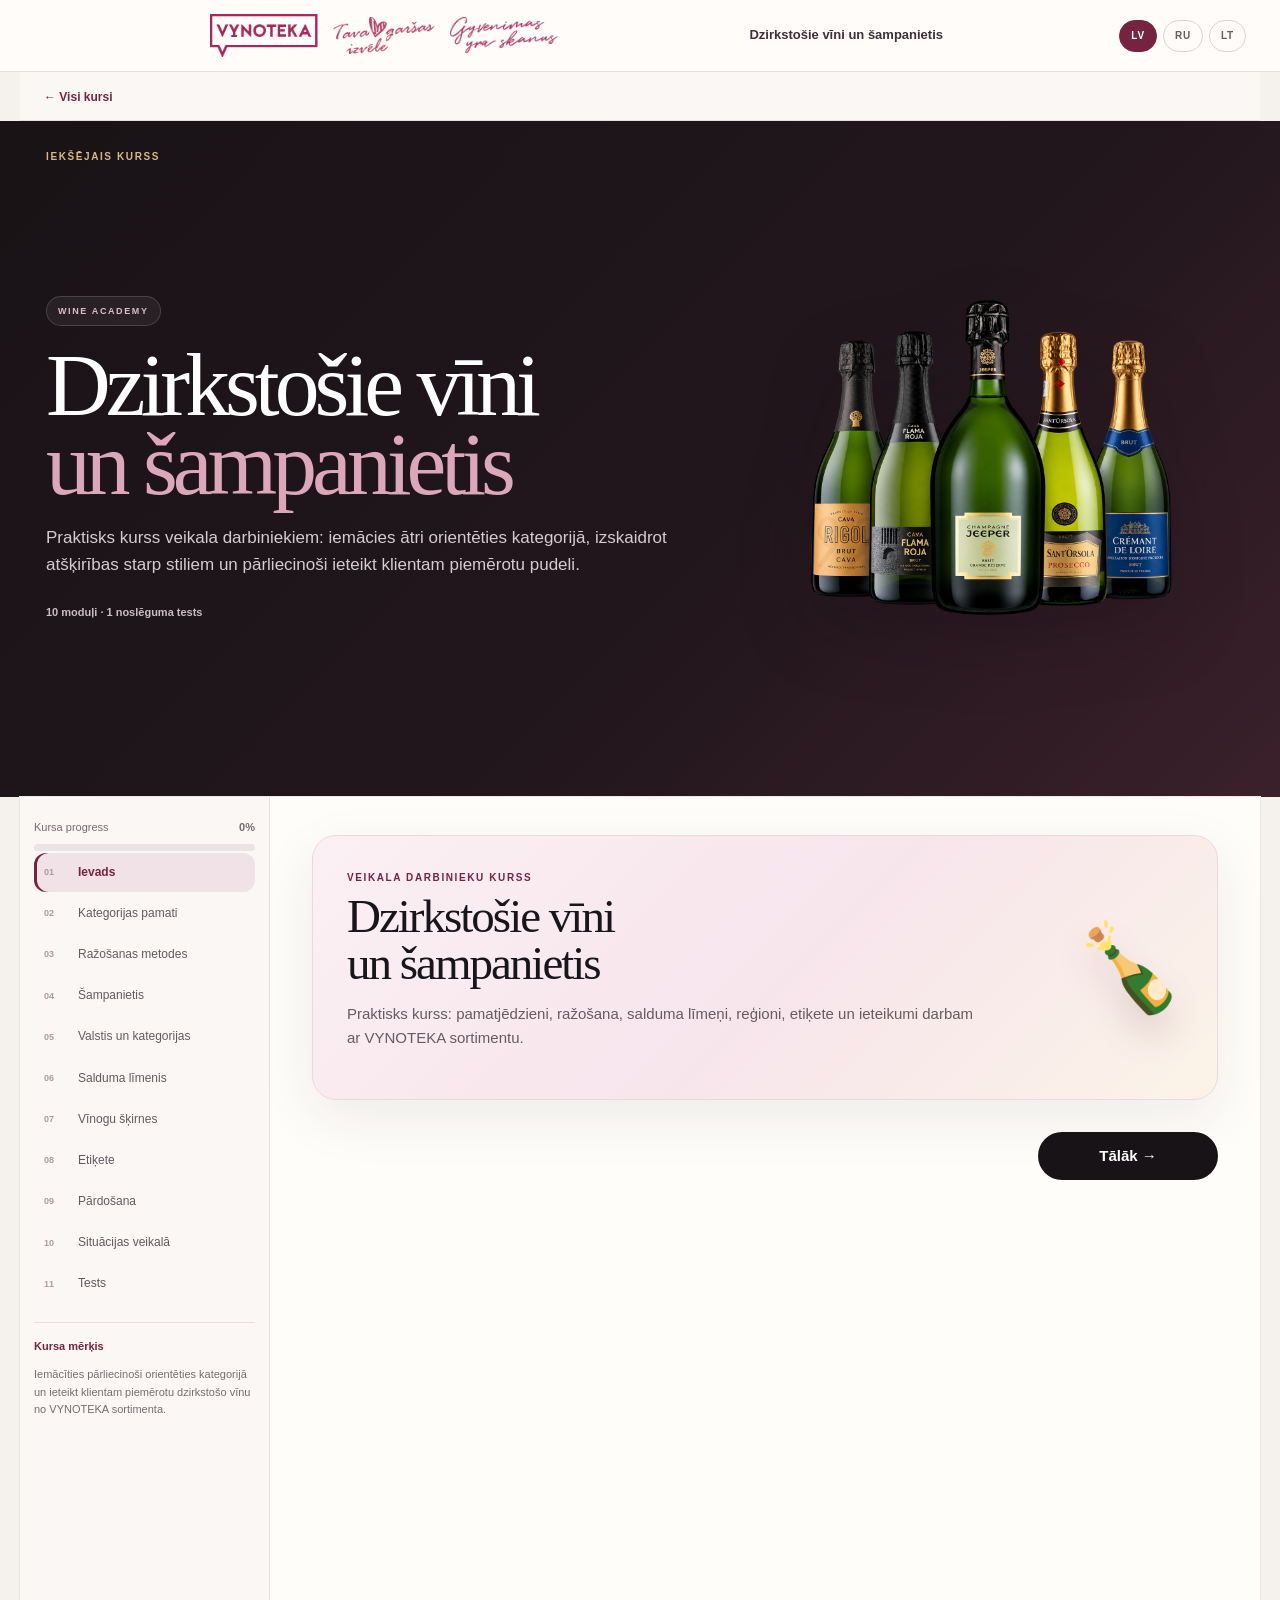
<file: sparkling-wine.html>
<!DOCTYPE html>

<html lang="lv">
<head>
<meta charset="utf-8"/>
<meta content="width=device-width, initial-scale=1.0" name="viewport"/>
<title>VYNOTEKA — Dzirkstošie vīni / Игристые вина</title>
<link href="style.css" rel="stylesheet"/>
<style>
  .course-next, .course-back { display:block; margin:32px 0 8px auto; min-width:180px; }
  .course-navigation { display:flex; justify-content:space-between; align-items:center; margin:32px 0 8px; }
  .course-navigation .course-next, .course-navigation .course-back { margin:0; }

    .label-guide-image { margin: 24px 0 32px; text-align: center; }
    .label-guide-image img { display: block; width: 100%; max-width: 1080px; height: auto; margin: 0 auto; border-radius: 14px; }
</style>
</head>
<body>
<header class="topbar">
<div class="brand brand-logos"><img alt="VYNOTEKA" class="brand-logo-main" src="[data-uri]"/><img alt="VYNOTEKA slogan" class="brand-logo-slogan" src="assets/slogan_lv_transparent.png"/><img alt="VYNOTEKA slogan" class="brand-logo-slogan" src="assets/slogan_transparent.png"/></div>
<div class="top-center"><span data-ru="">Игристые вина и шампанское</span><span data-lv="">Dzirkstošie vīni un šampanietis</span><span data-lt="">Putojantys vynai ir šampanas</span></div>
<div class="language-switch">
<button class="lang active" id="lvBtn">LV</button>
<button class="lang" id="ruBtn">RU</button>
<button class="lang" id="ltBtn">LT</button>
</div>
</header>
<section class="landing" id="landing">
<div class="landing-wrap">
<div class="landing-topline">
<span class="eyebrow" data-ru="">ВНУТРЕННИЙ КУРС</span>
<span class="eyebrow" data-lv="">IEKŠĒJAIS KURSS</span><span class="eyebrow" data-lt="">VIDAUS KURSAS</span>
<div class="landing-lang">
</div>
</div>
<div class="landing-hero">
<div class="hero-copy">
<div class="hero-kicker">
<span data-ru="">WINE ACADEMY</span><span data-lv="">WINE ACADEMY</span><span data-lt="">WINE ACADEMY</span>
</div>
<h1 data-ru="">Игристые вина<br/><strong>и шампанское</strong></h1>
<h1 data-lv="">Dzirkstošie vīni<br/><strong>un šampanietis</strong></h1><h1 data-lt="">Putojantys vynai<br/><strong>ir šampanas</strong></h1>
<p data-ru="">Практический курс для сотрудников магазина: научись быстро понимать категорию, объяснять разницу между стилями и уверенно рекомендовать бутылку клиенту.</p>
<p data-lv="">Praktisks kurss veikala darbiniekiem: iemācies ātri orientēties kategorijā, izskaidrot atšķirības starp stiliem un pārliecinoši ieteikt klientam piemērotu pudeli.</p><p data-lt="">Praktinis kursas parduotuvės darbuotojams: išmokite greitai susigaudyti kategorijoje, paaiškinti skirtumus tarp stilių ir užtikrintai rekomenduoti klientui tinkamą butelį.</p>
<div class="hero-actions">
<span class="hero-note" data-ru="">10 модулей · 1 финальный тест</span>
<span class="hero-note" data-lv="">10 moduļi · 1 noslēguma tests</span><span class="hero-note" data-lt="">10 modulių · 1 baigiamasis testas</span>
</div>
</div>
<div class="hero-side bottle-showcase">
<img alt="Jeeper, Cava, Crémant de Loire and Prosecco" class="bottle-composition-hero" src="assets/bottle_composition.png"/>
</div>
</div>
</div>
</section>
<div class="app" id="courseApp">
<aside class="sidebar">
<div class="progress-row"><span data-ru="">Прогресс курса</span><span data-lv="">Kursa progress</span><span data-lt="">Kurso eiga</span><b id="progressText">0%</b></div>
<div class="progress"><div id="progressFill"></div></div>
<nav>
<button class="nav active" data-target="intro"><span>01</span><span data-ru="">Введение</span><span data-lv="">Ievads</span><span data-lt="">Įvadas</span></button>
<button class="nav" data-target="basics"><span>02</span><span data-ru="">Основы категории</span><span data-lv="">Kategorijas pamati</span><span data-lt="">Kategorijos pagrindai</span></button>
<button class="nav" data-target="methods"><span>03</span><span data-ru="">Методы производства</span><span data-lv="">Ražošanas metodes</span><span data-lt="">Gamybos metodai</span></button>
<button class="nav" data-target="champagne"><span>04</span><span data-ru="">Шампанское</span><span data-lv="">Šampanietis</span><span data-lt="">Šampanas</span></button>
<button class="nav" data-target="world"><span>05</span><span data-ru="">Страны и категории</span><span data-lv="">Valstis un kategorijas</span><span data-lt="">Šalys ir kategorijos</span></button>
<button class="nav" data-target="sweet"><span>06</span><span data-ru="">Сладость</span><span data-lv="">Salduma līmenis</span><span data-lt="">Saldumo lygis</span></button>
<button class="nav" data-target="grapes"><span>07</span><span data-ru="">Сорта винограда</span><span data-lv="">Vīnogu šķirnes</span><span data-lt="">Vynuogių veislės</span></button>
<button class="nav" data-target="labels"><span>08</span><span data-ru="">Этикетка</span><span data-lv="">Etiķete</span><span data-lt="">Etiketė</span></button>
<button class="nav" data-target="sales"><span>09</span><span data-ru="">Продажа</span><span data-lv="">Pārdošana</span><span data-lt="">Pardavimas</span></button>
<button class="nav" data-target="cases"><span>10</span><span data-ru="">Ситуации в магазине</span><span data-lv="">Situācijas veikalā</span><span data-lt="">Situacijos parduotuvėje</span></button>
<button class="nav" data-target="exam"><span>11</span><span data-ru="">Тест</span><span data-lv="">Tests</span><span data-lt="">Testas</span></button>
</nav>
<div class="side-note">
<b data-ru="">Цель курса</b><b data-lv="">Kursa mērķis</b><b data-lt="">Kurso tikslas</b>
<p data-ru="">Научиться уверенно ориентироваться в категории и рекомендовать клиенту подходящее игристое из реального ассортимента VYNOTEKA.</p>
<p data-lv="">Iemācīties pārliecinoši orientēties kategorijā un ieteikt klientam piemērotu dzirkstošo vīnu no VYNOTEKA sortimenta.</p><p data-lt="">Išmokti užtikrintai susigaudyti kategorijoje ir rekomenduoti klientui tinkamą putojantį vyną iš VYNOTEKA asortimento.</p>
</div>
</aside>
<main class="content">
<section class="section active" id="intro">
<div class="hero">
<div>
<div class="eyebrow" data-ru="">КУРС ДЛЯ СОТРУДНИКОВ МАГАЗИНА</div><div class="eyebrow" data-lv="">VEIKALA DARBINIEKU KURSS</div><div class="eyebrow" data-lt="">PARDUOTUVĖS DARBUOTOJŲ KURSAS</div>
<h1 data-ru="">Игристые вина<br/>и шампанское</h1><h1 data-lv="">Dzirkstošie vīni<br/>un šampanietis</h1><h1 data-lt="">Putojantys vynai<br/>ir šampanas</h1>
<p data-ru="">Практический курс: основные понятия, производство, сладость, регионы, этикетка и рекомендации по ассортименту VYNOTEKA.</p>
<p data-lv="">Praktisks kurss: pamatjēdzieni, ražošana, salduma līmeņi, reģioni, etiķete un ieteikumi darbam ar VYNOTEKA sortimentu.</p><p data-lt="">Praktinis kursas: pagrindinės sąvokos, gamyba, saldumo lygiai, regionai, etiketė ir rekomendacijos dirbant su VYNOTEKA asortimentu.</p>
</div>
<div class="hero-icon">🍾</div>
</div>
</section>
<section class="section" id="basics">
<div class="heading"><div class="eyebrow">02</div><h2 data-ru="">Основы категории</h2><h2 data-lv="">Kategorijas pamati</h2><h2 data-lt="">Kategorijos pagrindai</h2><p data-ru="">Игристое вино — вино с растворённым углекислым газом, создающим пузырьки.</p><p data-lv="">Dzirkstošais vīns ir vīns ar izšķīdušu ogļskābo gāzi, kas veido burbuļus.</p><p data-lt="">Putojantis vynas – tai vynas su ištirpusiomis anglies dioksido dujomis, kurios sudaro burbuliukus.</p></div>
<div class="definition">
<div><b data-ru="">Что покупатель хочет понять?</b><b data-lv="">Ko pircējs vēlas saprast?</b><b data-lt="">Ką klientas nori suprasti?</b>
<div class="feature-list">
<span data-ru="">Насколько сухое?</span><span data-lv="">Cik sauss?</span><span data-lt="">Kiek jis sausas?</span>
<span data-ru="">Фруктовое или сложное?</span><span data-lv="">Augļains vai sarežģītāks?</span><span data-lt="">Vaisinis ar sudėtingesnis?</span>
<span data-ru="">Откуда оно?</span><span data-lv="">No kurienes tas ir?</span><span data-lt="">Iš kur jis kilęs?</span>
<span data-ru="">Подходит ли к событию?</span><span data-lv="">Vai der konkrētam notikumam?</span><span data-lt="">Ar tinka konkrečiai progai?</span>
</div>
</div>
<div class="big-fact"><span>CO₂</span><p data-ru="">Пузырьки — ключевой признак категории.</p><p data-lv="">Burbuļi ir galvenā kategorijas pazīme.</p><p data-lt="">Burbuliukai – pagrindinis šios kategorijos požymis.</p></div>
</div>
<div class="mini-grid">
<article><b data-ru="">Белое</b><b data-lv="">Baltais</b><b data-lt="">Baltasis</b><p data-ru="">Самый распространённый стиль.</p><p data-lv="">Visizplatītākais stils.</p><p data-lt="">Labiausiai paplitęs stilius.</p></article>
<article><b data-ru="">Розовое</b><b data-lv="">Rozā</b><b data-lt="">Rožinis</b><p data-ru="">Часто более ягодное и ароматное.</p><p data-lv="">Bieži izteiktāks ogu un augļu raksturs.</p><p data-lt="">Dažnai ryškesnis uogų ir vaisių pobūdis.</p></article>
<article><b data-ru="">Красное</b><b data-lv="">Sarkanais</b><b data-lt="">Raudonasis</b><p data-ru="">Отдельная ниша игристых вин.</p><p data-lv="">Atsevišķa dzirkstošo vīnu niša.</p><p data-lt="">Atskira putojančių vynų niša.</p></article>
</div>
</section>
<section class="section" id="methods">
<div class="heading"><div class="eyebrow">03</div><h2 data-ru="">Методы производства</h2><h2 data-lv="">Ražošanas metodes</h2><h2 data-lt="">Gamybos metodai</h2><p data-ru="">Главное для продавца — понимать разницу между традиционным и танковым методом.</p><p data-lv="">Pārdevējam galvenais ir saprast atšķirību starp tradicionālo un tvertnes metodi.</p><p data-lt="">Pardavėjui svarbiausia suprasti skirtumą tarp tradicinio ir rezervuaro metodo.</p></div>
<div class="method"><b>01</b><div><h3 data-ru="">Традиционный метод</h3><h3 data-lv="">Tradicionālā metode</h3><h3 data-lt="">Tradicinis metodas</h3><p data-ru="">Вторичная ферментация проходит в бутылке. Контакт с дрожжами может давать более сложные, хлебные и кремовые оттенки.</p><p data-lv="">Otrā fermentācija notiek pudelē. Kontakts ar raugiem var piešķirt sarežģītākas, maizes un krēmveida nianses.</p><p data-lt="">Antrinė fermentacija vyksta butelyje. Kontaktas su mielėmis gali suteikti sudėtingesnių duonos ir kreminių niuansų.</p><div class="tag" data-ru="">Champagne · Cava · Franciacorta · многие Crémant</div><div class="tag" data-lv="">Champagne · Cava · Franciacorta · daudzi Crémant</div><div class="tag" data-lt="">Champagne · Cava · Franciacorta · daugelis Crémant</div></div></div>
<div class="method"><b>02</b><div><h3 data-ru="">Танковый метод / Charmat</h3><h3 data-lv="">Tvertnes metode / Charmat</h3><h3 data-lt="">Rezervuaro metodas / Charmat</h3><p data-ru="">Вторичная ферментация проходит в герметичном резервуаре. Хорошо сохраняет свежие фруктовые и цветочные ароматы.</p><p data-lv="">Otrā fermentācija notiek slēgtā tvertnē. Labi saglabā svaigus augļu un ziedu aromātus.</p><p data-lt="">Antrinė fermentacija vyksta uždarame rezervuare. Gerai išsaugo šviežius vaisių ir gėlių aromatus.</p><div class="tag" data-ru="">Частая ассоциация: Prosecco</div><div class="tag" data-lv="">Bieža asociācija: Prosecco</div><div class="tag" data-lt="">Dažna asociacija: Prosecco</div></div></div>
<div class="method"><b>03</b><div><h3 data-ru="">Газификация</h3><h3 data-lv="">Gāzēšana</h3><h3 data-lt="">Prisotinimas dujomis</h3><p data-ru="">Готовое вино насыщают CO₂. Обычно это более простой и доступный стиль.</p><p data-lv="">Gatavam vīnam pievieno CO₂. Parasti tas veido vienkāršāku un pieejamāku stilu.</p><p data-lt="">Į jau paruoštą vyną pridedama CO₂. Paprastai tai paprastesnis ir prieinamesnis stilius.</p></div></div>
<div class="gold-note"><b data-ru="">Важно:</b><b data-lv="">Svarīgi:</b><b data-lt="">Svarbu:</b><span data-ru="">метод не означает «хорошо/плохо» — он определяет стиль и характер.</span><span data-lv="">metode nenozīmē “labs/slikts” — tā ietekmē stilu un raksturu. Tradicionālā metode ir <b>visdārgākā</b>.</span><span data-lt="">metodas nereiškia „geras/blogas“ – jis lemia stilių ir charakterį. Tradicinis metodas yra <b>brangiausias</b>.</span></div>
</section>
<section class="section" id="champagne">
<div class="heading"><div class="eyebrow">04</div><h2 data-ru="">Что такое Champagne?</h2><h2 data-lv="">Kas ir Champagne?</h2><h2 data-lt="">Kas yra Champagne?</h2></div>
<div class="champagne"><strong>CHAMPAGNE</strong><p data-ru="">Защищённое географическое наименование. Champagne производится в регионе Champagne во Франции по установленным правилам.</p><p data-lv="">Aizsargāts ģeogrāfiskais nosaukums. Champagne ražo Champagne reģionā Francijā saskaņā ar noteiktiem noteikumiem.</p><p data-lt="">Saugoma geografinė nuoroda. Champagne gaminamas Šampanės regione Prancūzijoje pagal nustatytas taisykles.</p></div>
<div class="grid-3">
<article class="card"><h3 data-ru="">Регион</h3><h3 data-lv="">Reģions</h3><h3 data-lt="">Regionas</h3><p data-ru="">Champagne, Франция.</p><p data-lv="">Champagne, Francija.</p><p data-lt="">Champagne, Prancūzija.</p></article>
<article class="card"><h3 data-ru="">Метод</h3><h3 data-lv="">Metode</h3><h3 data-lt="">Metodas</h3><p data-ru="">Традиционный метод.</p><p data-lv="">Tradicionālā metode.</p><p data-lt="">Tradicinis metodas.</p></article>
<article class="card"><h3 data-ru="">Основные сорта</h3><h3 data-lv="">Svarīgākās šķirnes</h3><h3 data-lt="">Svarbiausios veislės</h3><p>Chardonnay · Pinot Noir · Pinot Meunier</p></article>
</div>
<div class="gold-note"><b data-ru="">Для продавца:</b><b data-lv="">Pārdevējam:</b><b data-lt="">Pardavėjui:</b><span data-ru="">если клиент говорит «шампанское», уточни, нужен ли именно Champagne или любое игристое.</span><span data-lv="">ja klients saka “šampanietis”, noskaidro, vai nepieciešams tieši Champagne vai jebkurš dzirkstošais vīns.</span><span data-lt="">jei klientas sako „šampanas“, išsiaiškinkite, ar jam reikia būtent Champagne, ar bet kokio putojančio vyno.</span></div>
</section>
<section class="section" id="world">
<div class="heading"><div class="eyebrow">05</div><h2 data-ru="">Главные страны и категории</h2><h2 data-lv="">Svarīgākās valstis un kategorijas</h2><h2 data-lt="">Svarbiausios šalys ir kategorijos</h2></div>
<div class="country-grid">
<article><b>🇫🇷 France</b><h3>Champagne / Crémant</h3><p data-ru="">Традиционный метод; от доступных Crémant до премиального Champagne.</p><p data-lv="">Tradicionālā metode; no pieejamāka Crémant līdz premium Champagne.</p><p data-lt="">Tradicinis metodas; nuo prieinamesnio Crémant iki prestižinio Champagne.</p></article>
<article><b>🇮🇹 Italy</b><h3>Prosecco / Asti / Lambrusco / Franciacorta</h3><p data-ru="">От свежего фруктового Prosecco до сладкого Asti, Lambrusco и более сложной Franciacorta.</p><p data-lv="">No svaiga augļu Prosecco līdz saldam Asti, Lambrusco un sarežģītākai Franciacorta.</p><p data-lt="">Nuo gaivaus vaisinio Prosecco iki saldaus Asti, Lambrusco ir sudėtingesnio Franciacorta.</p></article>
<article><b>🇪🇸 Spain</b><h3>Cava</h3><p data-ru="">Традиционный метод и часто хорошее соотношение цены и качества.</p><p data-lv="">Tradicionālā metode un bieži laba cenas/kvalitātes attiecība.</p><p data-lt="">Tradicinis metodas ir dažnai gera kainos ir kokybės santykis.</p></article>
</div>
<div class="guide-block">
<div class="guide-kicker"><span data-lv="">PRAKTISKAIS CEĻVEDIS</span><span data-lt="">PRAKTINIS GIDAS</span><span data-ru="">ПРАКТИЧЕСКИЙ ГИД</span></div>
<h3 data-lv="">6 populāri dzirkstošo vīnu stili</h3><h3 data-lt="">6 populiarūs putojančių vynų stiliai</h3>
<h3 data-ru="">6 популярных стилей игристых вин</h3>
<p class="guide-intro" data-lv="">Īss pārskats, lai veikalā ātri saprastu, ko piedāvāt klientam.</p><p class="guide-intro" data-lt="">Trumpa apžvalga, kad parduotuvėje greitai suprastumėte, ką pasiūlyti klientui.</p>
<p class="guide-intro" data-ru="">Краткая шпаргалка, чтобы быстро понять, что предложить клиенту.</p>
<div class="style-grid">
<article class="style-card champagne-card">
<div class="style-head"><strong>CHAMPAGNE</strong><span data-lv="">Francija · Šampaņa</span><span data-lt="">Prancūzija · Šampanė</span><span data-ru="">Франция · Шампань</span></div>
<div class="style-body">
<div><b data-lv="">Metode</b><b data-lt="">Metodas</b><b data-ru="">Метод</b><span data-lv="">Tradicionālā metode</span><span data-lt="">Tradicinis metodas</span><span data-ru="">Традиционный метод</span></div>
<div><b data-lv="">Vīnogas</b><b data-lt="">Vynuogės</b><b data-ru="">Виноград</b><span>Chardonnay · Pinot Noir · Pinot Meunier</span></div>
<div><b data-lv="">Garša</b><b data-lt="">Skonis</b><b data-ru="">Вкус</b><span data-lv="">Elegants, sarežģīts, krēmīgs; brioche, rauga un citrusaugļu nianses.</span><span data-lt="">Elegantiškas, sudėtingas, kreminis; brioche, mielių ir citrusinių vaisių niuansai.</span><span data-ru="">Элегантный, сложный, кремовый; оттенки бриоши, дрожжей и цитруса.</span></div>
<div><b data-lv="">Cena</b><b data-lt="">Kaina</b><b data-ru="">Цена</b><span>€30–100+</span></div>
</div>
</article>
<article class="style-card cremant-card">
<div class="style-head"><strong>CRÉMANT</strong><span data-lv="">Francija · dažādi reģioni</span><span data-lt="">Prancūzija · įvairūs regionai</span><span data-ru="">Франция · разные регионы</span></div>
<div class="style-body">
<div><b data-lv="">Metode</b><b data-lt="">Metodas</b><b data-ru="">Метод</b><span data-lv="">Tradicionālā metode (otrreizējā fermentācija pudelē)</span><span data-lt="">Tradicinis metodas (antrinė fermentacija butelyje)</span><span data-ru="">Традиционный метод (вторичная ферментация в бутылке)</span></div>
<div><b data-lv="">Vīnogas</b><b data-lt="">Vynuogės</b><b data-ru="">Виноград</b><span data-lv="">Atkarīgs no reģiona: Chardonnay, Pinot Noir, Chenin Blanc u.c.</span><span data-lt="">Priklauso nuo regiono: Chardonnay, Pinot Noir, Chenin Blanc ir kt.</span><span data-ru="">Зависит от региона: Chardonnay, Pinot Noir, Chenin Blanc и др.</span></div>
<div><b data-lv="">Garša</b><b data-lt="">Skonis</b><b data-ru="">Вкус</b><span data-lv="">Elegants, svaigs, ar ābolu, ziedu un kauleņu niansēm.</span><span data-lt="">Elegantiškas, gaivus, su obuolių, gėlių ir kaulavaisių niuansais.</span><span data-ru="">Элегантный, свежий, с яблочными, цветочными и косточковыми оттенками.</span></div>
<div><b data-lv="">Stils</b><b data-lt="">Stilius</b><b data-ru="">Стиль</b><span><span data-lv="">No Brut Nature līdz Demi-Sec</span><span data-lt="">Nuo Brut Nature iki Demi-Sec</span><span data-ru="">От Brut Nature до Demi-Sec</span></span></div>
<div><b data-lv="">Cena</b><b data-lt="">Kaina</b><b data-ru="">Цена</b><span>€15–35</span></div>
</div>
</article>
<article class="style-card cava-card">
<div class="style-head"><strong>CAVA</strong><span data-lv="">Spānija</span><span data-lt="">Ispanija</span><span data-ru="">Испания</span></div>
<div class="style-body">
<div><b data-lv="">Metode</b><b data-lt="">Metodas</b><b data-ru="">Метод</b><span data-lv="">Tradicionālā metode</span><span data-lt="">Tradicinis metodas</span><span data-ru="">Традиционный метод</span></div>
<div><b data-lv="">Vīnogas</b><b data-lt="">Vynuogės</b><b data-ru="">Виноград</b><span><span data-lv="">Macabeo · Xarel-lo · Parellada u.c.</span><span data-lt="">Macabeo · Xarel-lo · Parellada ir kt.</span><span data-ru="">Macabeo · Xarel-lo · Parellada и др.</span></span></div>
<div><b data-lv="">Garša</b><b data-lt="">Skonis</b><b data-ru="">Вкус</b><span data-lv="">Svaigs, augļains, reizēm minerāls; citrusaugļu un brioša nianses.</span><span data-lt="">Gaivus, vaisinis, kartais mineralinis; citrusinių vaisių ir brioche niuansai.</span><span data-ru="">Свежий, фруктовый, иногда минеральный; цитрусовые и бриошь.</span></div>
<div><b data-lv="">Kvalitātes līmeņi</b><b data-lt="">Kokybės lygiai</b><b data-ru="">Уровни качества</b><span>Cava Reserva · Gran Reserva · Paraje Calificado</span></div>
<div><b data-lv="">Cena</b><b data-lt="">Kaina</b><b data-ru="">Цена</b><span>€10–25</span></div>
</div>
</article>
<article class="style-card prosecco-card">
<div class="style-head"><strong>PROSECCO</strong><span data-lv="">Itālija · Veneto, Friuli</span><span data-lt="">Italija · Veneto, Friulis</span><span data-ru="">Италия · Венето, Фриули</span></div>
<div class="style-body">
<div><b data-lv="">Metode</b><b data-lt="">Metodas</b><b data-ru="">Метод</b><span data-lv="">Charmat metode (fermentācija tvertnēs)</span><span data-lt="">Charmat metodas (fermentacija rezervuaruose)</span><span data-ru="">Метод Шарма (ферментация в резервуарах)</span></div>
<div><b data-lv="">Vīnogas</b><b data-lt="">Vynuogės</b><b data-ru="">Виноград</b><span><span data-lv="">Glera (agrāk Prosecco)</span><span data-lt="">Glera (anksčiau Prosecco)</span><span data-ru="">Glera (ранее Prosecco)</span></span></div>
<div><b data-lv="">Garša</b><b data-lt="">Skonis</b><b data-ru="">Вкус</b><span data-lv="">Viegls, augļains, atsvaidzinošs; zaļie āboli, bumbieri, citrusaugļi, ziedi.</span><span data-lt="">Lengvas, vaisinis, gaivus; žalieji obuoliai, kriaušės, citrusiniai vaisiai, gėlės.</span><span data-ru="">Лёгкий, фруктовый, освежающий; зелёное яблоко, груша, цитрус, цветы.</span></div>
<div><b data-lv="">Kvalitātes līmeņi</b><b data-lt="">Kokybės lygiai</b><b data-ru="">Уровни качества</b><span>Prosecco DOC · Prosecco DOCG · Conegliano Valdobbiadene DOCG · Asolo Prosecco DOCG</span></div>
<div><b data-lv="">Cena</b><b data-lt="">Kaina</b><b data-ru="">Цена</b><span>€8–20</span></div>
</div>
</article>
<article class="style-card lambrusco-card">
<div class="style-head"><strong>LAMBRUSCO</strong><span data-lv="">Itālija · Emilia-Romagna</span><span data-lt="">Italija · Emilija-Romanja</span><span data-ru="">Италия · Эмилия-Романья</span></div>
<div class="style-body">
<div><b data-lv="">Metode</b><b data-lt="">Metodas</b><b data-ru="">Метод</b><span data-lv="">Charmat metode</span><span data-lt="">Charmat metodas</span><span data-ru="">Метод Шарма</span></div>
<div><b data-lv="">Vīnogas</b><b data-lt="">Vynuogės</b><b data-ru="">Виноград</b><span><span data-lv="">Lambrusco šķirnes</span><span data-lt="">Lambrusco veislės</span><span data-ru="">Сорта Lambrusco</span></span></div>
<div><b data-lv="">Garša</b><b data-lt="">Skonis</b><b data-ru="">Вкус</b><span data-lv="">Augļains, ogains, aromātisks; bieži viegli saldāks, 8–11% alkohola.</span><span data-lt="">Vaisinis, uoginis, aromatingas; dažnai šiek tiek saldesnis, 8–11 % alkoholio.</span><span data-ru="">Фруктовый, ягодный, ароматный; часто слегка сладковатый, 8–11% алкоголя.</span></div>
<div><b data-lv="">Stils</b><b data-lt="">Stilius</b><b data-ru="">Стиль</b><span>Secco → Dolce</span></div>
<div><b data-lv="">Cena</b><b data-lt="">Kaina</b><b data-ru="">Цена</b><span>€6–12</span></div>
</div>
</article>
<article class="style-card asti-card">
<div class="style-head"><strong>ASTI / MOSCATO D'ASTI</strong><span data-lv="">Itālija · Pjemonta</span><span data-lt="">Italija · Pjemontas</span><span data-ru="">Италия · Пьемонт</span></div>
<div class="style-body">
<div><b data-lv="">Metode</b><b data-lt="">Metodas</b><b data-ru="">Метод</b><span data-lv="">Charmat / tvertnes metode</span><span data-lt="">Charmat / rezervuaro metodas</span><span data-ru="">Танковый / резервуарный метод</span></div>
<div><b data-lv="">Vīnogas</b><b data-lt="">Vynuogės</b><b data-ru="">Виноград</b><span>Moscato Bianco</span></div>
<div><b data-lv="">Garša</b><b data-lt="">Skonis</b><b data-ru="">Вкус</b><span data-lv="">Ļoti aromātisks, ziedošs, persiku, aprikožu, medus un vīnogu nianses.</span><span data-lt="">Labai aromatingas, žydintis, persikų, abrikosų, medaus ir vynuogių niuansai.</span><span data-ru="">Очень ароматный, цветочный; персик, абрикос, мёд и белый виноград.</span></div>
<div><b data-lv="">Kvalitātes līmeņi</b><b data-lt="">Kokybės lygiai</b><b data-ru="">Уровни качества</b><span>Asti DOCG · Moscato d'Asti DOCG</span></div>
<div><b data-lv="">Cena</b><b data-lt="">Kaina</b><b data-ru="">Цена</b><span>€8–15</span></div>
</div>
</article>
</div>
<div class="guide-reference">
<div><b data-lv="">Ātrā orientācija</b><b data-lt="">Greita orientacija</b><b data-ru="">Быстрая ориентация</b><p data-lv="">Tradicionālā metode → Champagne, Crémant, Cava. Tvertnes/Charmat → Prosecco, Lambrusco, Asti.</p><p data-lt="">Tradicinis metodas → Champagne, Crémant, Cava. Rezervuaras/Charmat → Prosecco, Lambrusco, Asti.</p><p data-ru="">Традиционный метод → Champagne, Crémant, Cava. Танковый/Charmat → Prosecco, Lambrusco, Asti.</p></div>
<div><b data-lv="">Cenu orientieris no ceļveža</b><b data-lt="">Kainų orientyras iš gido</b><b data-ru="">Ориентир по цене из гида</b><p>Champagne €30–100+ · Crémant €15–35 · Cava €10–25 · Prosecco €8–20 · Lambrusco €6–12 · Asti €8–15</p></div>
</div>
<details class="guide-image-details" open="">
<summary><span data-lv="">Atvērt pilno dzirkstošo vīnu ceļvedi</span><span data-lt="">Atidaryti visą putojančių vynų gidą</span><span data-ru="">Открыть полный гид по игристым винам</span></summary>
<img alt="Dzirkstošo vīnu ceļvedis" data-lv="" src="assets/dzirkstoso-vinu-celvedis.png"/><img alt="Гид по игристым винам" data-ru="" loading="lazy" src="assets/dzirkstoso-vinu-celvedis_ru.jpg"/><img alt="Putojančių vynų gidas" data-lt="" loading="lazy" src="assets/dzirkstoso-vinu-celvedis_lt.jpg"/>
</details>
</div>
<div class="quality-levels">
<div class="eyebrow" data-lv="">KVALITĀTES LĪMEŅI</div><div class="eyebrow" data-lt="">KOKYBĖS LYGIAI</div>
<div class="eyebrow" data-ru="">УРОВНИ КАЧЕСТВА</div>
<div class="quality-grid">
<article class="quality-card">
<h3><span data-lv="">CAVA</span><span data-lt="">CAVA</span><span data-ru="">CAVA</span> <small>(<span data-lv="">Spānija</span><span data-lt="">Ispanija</span><span data-ru="">Испания</span>)</small></h3>
<ul>
<li><span data-lv="">Cava</span><span data-lt="">Cava</span><span data-ru="">Cava</span></li>
<li><span data-lv="">Cava Reserva (vismaz 15 mēn. uz nogulsnēm)</span><span data-lt="">Cava Reserva (bent 15 mėn. ant nuosėdų)</span><span data-ru="">Cava Reserva (минимум 15 месяцев на осадке)</span></li>
<li><span data-lv="">Cava Gran Reserva (vismaz 30 mēn. uz nogulsnēm)</span><span data-lt="">Cava Gran Reserva (bent 30 mėn. ant nuosėdų)</span><span data-ru="">Cava Gran Reserva (минимум 30 месяцев на осадке)</span></li>
<li><strong>★</strong> <span data-lv="">Cava de Paraje Calificado (augstākā kategorija)</span><span data-lt="">Cava de Paraje Calificado (aukščiausia kategorija)</span><span data-ru="">Cava de Paraje Calificado (высшая категория)</span></li>
</ul>
</article>
<article class="quality-card">
<h3><span data-lv="">PROSECCO</span><span data-lt="">PROSECCO</span><span data-ru="">PROSECCO</span> <small>(<span data-lv="">Itālija</span><span data-lt="">Italija</span><span data-ru="">Италия</span>)</small></h3>
<ul>
<li><span data-lv="">Prosecco DOC</span><span data-lt="">Prosecco DOC</span><span data-ru="">Prosecco DOC</span></li>
<li><span data-lv="">Prosecco DOCG</span><span data-lt="">Prosecco DOCG</span><span data-ru="">Prosecco DOCG</span></li>
<li><strong>★</strong> <span data-lv="">Conegliano Valdobbiadene DOCG (premium zona)</span><span data-lt="">Conegliano Valdobbiadene DOCG (prestižinė zona)</span><span data-ru="">Conegliano Valdobbiadene DOCG (премиальная зона)</span></li>
<li><strong>★</strong> <span data-lv="">Asolo Prosecco DOCG</span><span data-lt="">Asolo Prosecco DOCG</span><span data-ru="">Asolo Prosecco DOCG</span></li>
</ul>
</article>
<article class="quality-card">
<h3><span data-lv="">CRÉMANT</span><span data-lt="">CRÉMANT</span><span data-ru="">CRÉMANT</span> <small>(<span data-lv="">Francija</span><span data-lt="">Prancūzija</span><span data-ru="">Франция</span>)</small></h3>
<p data-lv="">Oficiālas kvalitātes pakāpes nav, bet svarīgs ir reģions un ražotājs.</p><p data-lt="">Oficialių kokybės pakopų nėra, tačiau svarbus regionas ir gamintojas.</p>
<p data-ru="">Официальной системы уровней качества нет, но важны регион и производитель.</p>
<p class="quality-hint"><b data-lv="">Meklē:</b><b data-lt="">Ieškokite:</b><b data-ru="">Ищи:</b>
<span>Crémant d’Alsace · Crémant de Bourgogne · Crémant de Loire</span>
</p>
</article>
</div>
</div>
</section>
<section class="section" id="sweet">
<div class="heading"><div class="eyebrow">06</div><h2 data-ru="">Сладость: Brut и другие стили</h2><h2 data-lv="">Saldums: Brut un citi stili</h2><h2 data-lt="">Saldumas: Brut ir kiti stiliai</h2><p data-ru="">Важно: название Extra Dry звучит «суше», но по факту этот стиль обычно слаще Brut.</p><p data-lv="">Svarīgi: Extra Dry nosaukums izklausās “sausāks”, bet faktiski tas parasti ir saldāks par Brut.</p><p data-lt="">Svarbu: pavadinimas Extra Dry skamba „sausesnis“, bet iš tikrųjų paprastai yra saldesnis už Brut.</p></div>
<div class="sweet-scale">
<div><b>Brut Nature</b><small data-ru="">0–3 g/l · самый сухой</small><small data-lv="">0–3 g/l · sausākais</small><small data-lt="">0–3 g/l · sausiausias</small></div>
<div><b>Extra Brut</b><small data-ru="">0–6 g/l · очень сухой</small><small data-lv="">0–6 g/l · ļoti sauss</small><small data-lt="">0–6 g/l · labai sausas</small></div>
<div class="selected"><b>Brut</b><small data-ru="">до 12 g/l · сухой</small><small data-lv="">līdz 12 g/l · sauss</small><small data-lt="">iki 12 g/l · sausas</small></div>
<div><b>Extra Dry</b><small data-ru="">12–17 g/l · слаще Brut</small><small data-lv="">12–17 g/l · saldāks par Brut</small><small data-lt="">12–17 g/l · saldesnis už Brut</small></div>
<div><b>Dry / Sec</b><small data-ru="">17–32 g/l · ещё слаще</small><small data-lv="">17–32 g/l · vēl saldāks</small><small data-lt="">17–32 g/l · dar saldesnis</small></div>
<div><b>Demi-Sec</b><small data-ru="">32+ g/l · полусладкий/сладковатый</small><small data-lv="">32+ g/l · pussalds</small><small data-lt="">32+ g/l · pusiau saldus</small></div>
<div><b>Doux</b><small data-ru="">50+ g/l · самый сладкий</small><small data-lv="">50+ g/l · saldākais</small><small data-lt="">50+ g/l · saldžiausias</small></div>
</div>
<div class="red-note"><b data-ru="">Запомни:</b><b data-lv="">Atceries:</b><b data-lt="">Atminkite:</b><span data-ru=""> для запроса «сухое» первым рассматривай Brut или Extra Brut.</span><span data-lv=""> ja klients vēlas “sausu”, vispirms skaties uz Brut vai Extra Brut.</span><span data-lt=""> jei klientas nori „sauso“, pirmiausia žiūrėkite į Brut arba Extra Brut.</span></div>
</section>
<section class="section" id="grapes">
<div class="heading"><div class="eyebrow">07</div><h2 data-ru="">Главные сорта винограда</h2><h2 data-lv="">Svarīgākās vīnogu šķirnes</h2><h2 data-lt="">Svarbiausios vynuogių veislės</h2></div>
<div class="grape-grid">
<article><b>Chardonnay</b><p data-ru="">Цитрус, яблоко, свежесть, элегантность.</p><p data-lv="">Citrusi, ābols, svaigums, elegance.</p><p data-lt="">Citrusiniai vaisiai, obuolys, gaivumas, elegancija.</p><span>Champagne · Cava · Crémant</span></article>
<article><b>Pinot Noir</b><p data-ru="">Ягоды, тело, структура.</p><p data-lv="">Ogas, struktūra, ķermenis.</p><p data-lt="">Uogos, struktūra, kūnas.</p><span>Champagne · Rosé · Crémant</span></article>
<article><b>Pinot Meunier</b><p data-ru="">Фруктовость и мягкость.</p><p data-lv="">Augļainums un maigums.</p><p data-lt="">Vaisingumas ir švelnumas.</p><span>Champagne</span></article>
<article><b>Glera</b><p data-ru="">Яблоко, груша, белые цветы, свежесть.</p><p data-lv="">Ābols, bumbieris, baltie ziedi, svaigums.</p><p data-lt="">Obuolys, kriaušė, balti žiedai, gaivumas.</p><span>Prosecco</span></article>
<article><b>Macabeo</b><p data-ru="">Один из классических сортов Cava.</p><p data-lv="">Viena no klasiskajām Cava šķirnēm.</p><p data-lt="">Viena iš klasikinių Cava veislių.</p><span>Cava</span></article>
<article><b>Xarel-lo</b><p data-ru="">Структура и свежесть в купажах Cava.</p><p data-lv="">Struktūra un svaigums Cava kupāžās.</p><p data-lt="">Struktūra ir gaivumas Cava kupažuose.</p><span>Cava</span></article>
</div>
</section>
<section class="section" id="labels">
<div class="heading"><div class="eyebrow">08</div><h2 data-ru="">Как читать этикетку</h2><h2 data-lv="">Kā lasīt etiķeti</h2><h2 data-lt="">Kaip skaityti etiketę</h2><p data-ru="">Перед рекомендацией обрати внимание на несколько ключевых моментов.</p><p data-lv="">Pirms ieteikuma pievērs uzmanību dažiem svarīgiem aspektiem.</p><p data-lt="">Prieš rekomenduodami atkreipkite dėmesį į keletą svarbių aspektų.</p></div>
<div class="label-guide-image">
<img alt="Kā lasīt Prosecco etiķeti" data-lv="" src="assets/prosecco_lv.png"/><img alt="Kaip skaityti Prosecco etiketę" data-lt="" src="assets/prosecco_lt.png"/>
<img alt="Как читать этикетку Prosecco" data-ru="" src="assets/prosecco_ru.png"/>
</div>
<div class="label-grid">
<div class="label-card"><strong>1</strong><h3 data-ru="">Категория</h3><h3 data-lv="">Kategorija</h3><h3 data-lt="">Kategorija</h3><p>Champagne · Prosecco · Cava · Crémant</p></div>
<div class="label-card"><strong>2</strong><h3 data-ru="">Сладость</h3><h3 data-lv="">Saldums</h3><h3 data-lt="">Saldumas</h3><p>Brut · Extra Brut · Extra Dry · Demi-Sec</p></div>
<div class="label-card"><strong>3</strong><h3 data-ru="">Происхождение</h3><h3 data-lv="">Izcelsme</h3><h3 data-lt="">Kilmė</h3><p data-ru="">Страна, регион, DOC/DOCG/AOP и т.д.</p><p data-lv="">Valsts, reģions, DOC/DOCG/AOP u.c.</p><p data-lt="">Šalis, regionas, DOC/DOCG/AOP ir kt.</p></div>
<div class="label-card"><strong>4</strong><h3 data-ru="">Сорт</h3><h3 data-lv="">Šķirne</h3><h3 data-lt="">Veislė</h3><p data-ru="">Если указан на этикетке.</p><p data-lv="">Ja norādīts uz etiķetes.</p><p data-lt="">Jei nurodyta etiketėje.</p></div>
</div>
</section>
<section class="section" id="sales">
<div class="heading"><div class="eyebrow">09</div><h2 data-ru="">Как продавать</h2><h2 data-lv="">Kā pārdot</h2><h2 data-lt="">Kaip parduoti</h2><p data-ru="">Продавец не должен читать клиенту лекцию. Нужно быстро понять потребность и дать несколько понятных варианта.</p><p data-lv="">Pārdevējam nav jālasa klientam lekcija. Ātri noskaidro vajadzību un piedāvā dažādus saprotamus variantus.</p><p data-lt="">Pardavėjui nereikia skaityti klientui paskaitos. Greitai išsiaiškinkite poreikį ir pasiūlykite kelis suprantamus variantus.</p></div>
<div class="sales-grid">
<div><b>1</b><h3 data-ru="">Повод</h3><h3 data-lv="">Notikums</h3><h3 data-lt="">Proga</h3><p data-ru="">Подарок, праздник, ужин, аперитив?</p><p data-lv="">Dāvana, svētki, vakariņas, aperitīvs?</p><p data-lt="">Dovana, šventė, vakarienė, aperityvas?</p></div>
<div><b>2</b><h3 data-ru="">Вкус</h3><h3 data-lv="">Garša</h3><h3 data-lt="">Skonis</h3><p data-ru="">Сухое, фруктовое, сладкое, сложное?</p><p data-lv="">Sauss, augļains, salds, sarežģīts?</p><p data-lt="">Sausas, vaisinis, saldus, sudėtingas?</p></div>
<div><b>3</b><h3 data-ru="">Бюджет</h3><h3 data-lv="">Budžets</h3><h3 data-lt="">Biudžetas</h3><p data-ru="">Какой ориентир по цене?</p><p data-lv="">Kāds ir cenu orientieris?</p><p data-lt="">Koks kainų orientyras?</p></div>
<div><b>4</b><h3 data-ru="">Рекомендация</h3><h3 data-lv="">Ieteikums</h3><h3 data-lt="">Rekomendacija</h3><p data-ru="">Предложи конкретную бутылку и коротко объясни почему.</p><p data-lv="">Piedāvā konkrētu pudeli un īsi paskaidro, kāpēc.</p><p data-lt="">Pasiūlykite konkretų butelį ir trumpai paaiškinkite, kodėl.</p></div>
</div>
<div class="sales-script"><b data-ru="">Рабочая фраза:</b><b data-lv="">Praktiska frāze:</b><b data-lt="">Praktinė frazė:</b><p data-ru="">«Это для подарка или для себя? Предпочитаете сухое или более фруктовое? Какой бюджет? Тогда я покажу несколько подходящих вариантов».</p><p data-lv="">“Tas ir dāvanai vai sev? Vai dodat priekšroku sausam vai augļainākam? Kāds ir budžets? Tad parādīšu dažādus piemērotus variantus.”</p><p data-lt="">„Ar tai dovanai, ar sau? Ar teikiate pirmenybę sausam, ar vaisiniam? Koks biudžetas? Tada parodysiu kelis tinkamus variantus.“</p></div>
<div class="service-guide">
<div class="service-head" data-lv="">PRAKTISKĀ PASNIEGŠANA</div><div class="service-head" data-lt="">PRAKTINIS PATIEKIMAS</div><div class="service-head" data-ru="">ПРАКТИЧЕСКАЯ ПОДАЧА</div>
<div class="service-grid">
<div><b data-lv="">Pasniegšana</b><b data-lt="">Patiekimas</b><b data-ru="">Подача</b><p data-lv="">Champagne ap 8–10 °C; Lambrusco un Asti ap 6–8 °C.</p><p data-lt="">Champagne apie 8–10 °C; Lambrusco ir Asti apie 6–8 °C.</p><p data-ru="">Champagne около 8–10 °C; Lambrusco и Asti около 6–8 °C.</p></div>
<div><b data-lv="">Glāzes</b><b data-lt="">Taurės</b><b data-ru="">Бокалы</b><p data-lv="">Šaura flute glāze palīdz saglabāt burbulīšus un izcelt aromātus.</p><p data-lt="">Siaura „flute“ taurė padeda išsaugoti burbuliukus ir išryškinti aromatus.</p><p data-ru="">Узкий фужер помогает сохранить пузырьки и раскрыть аромат.</p></div>
<div><b data-lv="">Uzglabāšana</b><b data-lt="">Laikymas</b><b data-ru="">Хранение</b><p data-lv="">Glabāt vēsā, tumšā vietā; ceļvedī norādīta horizontāla pozīcija (izņemot vīnus ar korķi).</p><p data-lt="">Laikyti vėsioje, tamsioje vietoje; gide nurodyta horizontali padėtis (išskyrus vynus su kamščiu).</p><p data-ru="">Хранить в прохладном тёмном месте; в гиде указано горизонтальное положение (кроме вин с пробкой).</p></div>
<div><b data-lv="">Atvēršana</b><b data-lt="">Atidarymas</b><b data-ru="">Открытие</b><p data-lv="">Turi korķi, lēnām griez pudeli un nekad nevērs korķi pret cilvēku.</p><p data-lt="">Laikykite kamštį, lėtai sukite butelį ir niekada nenukreipkite kamščio į žmogų.</p><p data-ru="">Держи пробку, медленно вращай бутылку и никогда не направляй пробку на человека.</p></div>
</div>
</div>
<div class="pairing-guide">
<div class="service-head" data-lv="">KO IETEIKT PIE ĒDIENA</div><div class="service-head" data-lt="">KĄ PASIŪLYTI PRIE VALGIO</div><div class="service-head" data-ru="">С ЧЕМ РЕКОМЕНДОВАТЬ</div>
<div class="pairing-grid">
<div><b>Champagne</b><span data-lv="">Jūras veltes, kaviārs, risoto, balta gaļa</span><span data-lt="">Jūros gėrybės, ikrai, rizotas, balta mėsa</span><span data-ru="">Морепродукты, икра, ризотто, белое мясо</span></div>
<div><b>Crémant</b><span data-lv="">Austeres, kaviārs, risoto, viegli sieri</span><span data-lt="">Austrės, ikrai, rizotas, lengvi sūriai</span><span data-ru="">Устрицы, икра, ризотто, мягкие сыры</span></div>
<div><b>Cava</b><span data-lv="">Aperitīvs, jūras veltes, risoto, grilēti ēdieni</span><span data-lt="">Aperityvas, jūros gėrybės, rizotas, keptos ant grotelių patiekalai</span><span data-ru="">Аперитив, морепродукты, ризотто, гриль</span></div>
<div><b>Prosecco</b><span data-lv="">Aperitīvs, salāti, brusketta, augļi</span><span data-lt="">Aperityvas, salotos, bruschetta, vaisiai</span><span data-ru="">Аперитив, салаты, брускетта, фрукты</span></div>
<div><b>Lambrusco</b><span data-lv="">Pica, pasta un itāļu virtuve</span><span data-lt="">Pica, makaronai ir itališka virtuvė</span><span data-ru="">Пицца, паста и итальянская кухня</span></div>
<div><b>Asti / Moscato d'Asti</b><span data-lv="">Deserti, zemenes, kūkas</span><span data-lt="">Desertai, braškės, pyragai</span><span data-ru="">Десерты, клубника, торты</span></div>
</div>
</div>
</section>
<section class="section" id="cases">
<div class="heading"><div class="eyebrow">10</div><h2 data-ru="">Ситуации в магазине</h2><h2 data-lv="">Situācijas veikalā</h2><h2 data-lt="">Situacijos parduotuvėje</h2></div>
<div class="case" data-answer="c">
<h3 data-ru="">Ситуация 1</h3><h3 data-lv="">Situācija 1</h3><h3 data-lt="">Situacija 1</h3>
<p data-ru="">Клиент: «Мне шампанское до 10 евро». Что сделать?</p><p data-lv="">Klients: “Man vajag šampanieti līdz 10 eiro.” Ko darīt?</p><p data-lt="">Klientas: „Man reikia šampano iki 10 eurų.“ Ką daryti?</p>
<button onclick="caseCheck(this,'a')"><span data-ru="">Дать любую бутылку с пузырьками.</span><span data-lv="">Iedot jebkuru dzirkstošā vīna pudeli.</span><span data-lt="">Duoti bet kurį putojančio vyno butelį.</span></button>
<button onclick="caseCheck(this,'b')"><span data-ru="">Сказать, что это невозможно.</span><span data-lv="">Pateikt, ka tas nav iespējams.</span><span data-lt="">Pasakyti, kad tai neįmanoma.</span></button>
<button onclick="caseCheck(this,'c')"><span data-ru="">Уточнить, нужен ли именно Champagne, и при необходимости предложить альтернативу в бюджете.</span><span data-lv="">Noskaidrot, vai vajadzīgs tieši Champagne, un vajadzības gadījumā piedāvāt alternatīvu budžeta robežās.</span><span data-lt="">Išsiaiškinti, ar reikia būtent Champagne, ir prireikus pasiūlyti alternatyvą biudžeto ribose.</span></button>
<div class="case-feedback"></div>
</div>
<div class="case" data-answer="a">
<h3 data-ru="">Ситуация 2</h3><h3 data-lv="">Situācija 2</h3><h3 data-lt="">Situacija 2</h3>
<p data-ru="">Клиент хочет сухое, но фруктовое.</p><p data-lv="">Klients vēlas sausu, bet augļainu vīnu.</p><p data-lt="">Klientas nori sauso, bet vaisinio vyno.</p>
<button onclick="caseCheck(this,'a')"><span data-ru="">Рассмотреть Brut / Prosecco Brut и уточнить бюджет.</span><span data-lv="">Apsvērt Brut / Prosecco Brut un noskaidrot budžetu.</span><span data-lt="">Apsvarstyti Brut / Prosecco Brut ir išsiaiškinti biudžetą.</span></button>
<button onclick="caseCheck(this,'b')"><span data-ru="">Сразу предложить Demi-Sec.</span><span data-lv="">Uzreiz piedāvāt Demi-Sec.</span><span data-lt="">Iškart pasiūlyti Demi-Sec.</span></button>
<button onclick="caseCheck(this,'c')"><span data-ru="">Сказать, что фруктовым сухое быть не может.</span><span data-lv="">Pateikt, ka sauss vīns nevar būt augļains.</span><span data-lt="">Pasakyti, kad sausas vynas negali būti vaisinis.</span></button>
<div class="case-feedback"></div>
</div>
</section>
<section class="section" id="exam">
<div class="heading"><div class="eyebrow">11</div><h2 data-ru="">Финальный тест</h2><h2 data-lv="">Noslēguma tests</h2><h2 data-lt="">Baigiamasis testas</h2><p data-ru="">17 вопросов. Для прохождения нужно набрать минимум 80%.</p><p data-lv="">17 jautājumi. Lai nokārtotu, jāiegūst vismaz 80%.</p><p data-lt="">17 klausimų. Norint išlaikyti, reikia surinkti bent 80 %.</p></div>
<form id="exam">
<div class="q" data-a="b"><h3 data-ru="">1. Что делает вино игристым?</h3><h3 data-lv="">1. Kas padara vīnu dzirkstošu?</h3><h3 data-lt="">1. Kas padaro vyną putojantį?</h3><label><input name="q1" type="radio" value="a"/><span data-ru="">Сахар</span><span data-lv="">Cukurs</span><span data-lt="">Cukrus</span></label><label><input name="q1" type="radio" value="b"/>CO₂</label><label><input name="q1" type="radio" value="c"/><span data-ru="">Дуб</span><span data-lv="">Ozols</span><span data-lt="">Ąžuolas</span></label></div>
<div class="q" data-a="a"><h3 data-ru="">2. Где вторичная ферментация при традиционном методе?</h3><h3 data-lv="">2. Kur notiek otrā fermentācija tradicionālajā metodē?</h3><h3 data-lt="">2. Kur vyksta antrinė fermentacija taikant tradicinį metodą?</h3><label><input name="q2" type="radio" value="a"/><span data-ru="">В бутылке</span><span data-lv="">Pudelē</span><span data-lt="">Butelyje</span></label><label><input name="q2" type="radio" value="b"/><span data-ru="">В открытой бочке</span><span data-lv="">Atvērtā mucā</span><span data-lt="">Atviroje statinėje</span></label><label><input name="q2" type="radio" value="c"/><span data-ru="">В бокале</span><span data-lv="">Glāzē</span><span data-lt="">Taurėje</span></label></div>
<div class="q" data-a="c"><h3 data-ru="">3. Главный сорт Prosecco?</h3><h3 data-lv="">3. Galvenā Prosecco šķirne?</h3><h3 data-lt="">3. Pagrindinė Prosecco veislė?</h3><label><input name="q3" type="radio" value="a"/>Chardonnay</label><label><input name="q3" type="radio" value="b"/>Pinot Noir</label><label><input name="q3" type="radio" value="c"/>Glera</label></div>
<div class="q" data-a="b"><h3 data-ru="">4. Champagne — это…</h3><h3 data-lv="">4. Champagne ir…</h3><h3 data-lt="">4. Champagne yra…</h3><label><input name="q4" type="radio" value="a"/><span data-ru="">Любое французское игристое</span><span data-lv="">Jebkurš franču dzirkstošais</span><span data-lt="">Bet koks prancūziškas putojantis vynas</span></label><label><input name="q4" type="radio" value="b"/><span data-ru="">Игристое из региона Champagne по правилам аппелласьона</span><span data-lv="">Dzirkstošais vīns no Champagne reģiona saskaņā ar noteikumiem</span><span data-lt="">Putojantis vynas iš Šampanės regiono pagal nustatytas taisykles</span></label><label><input name="q4" type="radio" value="c"/><span data-ru="">Любое игристое с Chardonnay</span><span data-lv="">Jebkurš dzirkstošais ar Chardonnay</span><span data-lt="">Bet koks putojantis vynas iš Chardonnay</span></label></div>
<div class="q" data-a="a"><h3 data-ru="">5. Что обычно суше?</h3><h3 data-lv="">5. Kurš parasti ir sausāks?</h3><h3 data-lt="">5. Kuris paprastai sausesnis?</h3><label><input name="q5" type="radio" value="a"/>Brut</label><label><input name="q5" type="radio" value="b"/>Demi-Sec</label><label><input name="q5" type="radio" value="c"/>Doux</label></div>
<div class="q" data-a="a"><h3 data-ru="">6. Extra Dry по сравнению с Brut обычно…</h3><h3 data-lv="">6. Extra Dry salīdzinājumā ar Brut parasti ir…</h3><h3 data-lt="">6. Extra Dry, palyginti su Brut, paprastai yra…</h3><label><input name="q6" type="radio" value="a"/><span data-ru="">Слаще</span><span data-lv="">Saldāks</span><span data-lt="">Saldesnis</span></label><label><input name="q6" type="radio" value="b"/><span data-ru="">Суше</span><span data-lv="">Sausāks</span><span data-lt="">Sausesnis</span></label><label><input name="q6" type="radio" value="c"/><span data-ru="">Без сахара</span><span data-lv="">Bez cukura</span><span data-lt="">Be cukraus</span></label></div>
<div class="q" data-a="b"><h3 data-ru="">7. Cava связана с…</h3><h3 data-lv="">7. Cava saistīta ar…</h3><h3 data-lt="">7. Cava siejama su…</h3><label><input name="q7" type="radio" value="a"/><span data-ru="">Италией</span><span data-lv="">Itāliju</span><span data-lt="">Italija</span></label><label><input name="q7" type="radio" value="b"/><span data-ru="">Испанией</span><span data-lv="">Spāniju</span><span data-lt="">Ispanija</span></label><label><input name="q7" type="radio" value="c"/><span data-ru="">Францией Champagne</span><span data-lv="">Franciju Champagne</span><span data-lt="">Prancūzija Champagne</span></label></div>
<div class="q" data-a="b"><h3 data-ru="">8. Клиент хочет французское игристое, но не Champagne. Что логичнее предложить?</h3><h3 data-lv="">8. Klients vēlas franču dzirkstošo vīnu, bet ne Champagne. Ko loģiskāk piedāvāt?</h3><h3 data-lt="">8. Klientas nori prancūziško putojančio vyno, bet ne Champagne. Ką logiškiau pasiūlyti?</h3><label><input name="q8" type="radio" value="a"/><span data-ru="">Prosecco</span><span data-lv="">Prosecco</span><span data-lt="">Prosecco</span></label><label><input name="q8" type="radio" value="b"/><span data-ru="">Crémant</span><span data-lv="">Crémant</span><span data-lt="">Crémant</span></label><label><input name="q8" type="radio" value="c"/><span data-ru="">Cava</span><span data-lv="">Cava</span><span data-lt="">Cava</span></label></div>
<div class="q" data-a="b"><h3 data-ru="">Каким методом обычно производят Prosecco?</h3><h3 data-lv="">9. Ar kādu metodi parasti ražo Prosecco?</h3><h3 data-lt="">9. Kokiu metodu paprastai gaminamas Prosecco?</h3><label><input name="q9" type="radio" value="a"/><span data-ru="">Вторичная ферментация проходит в бутылке</span><span data-lv="">Otrreizējā fermentācija notiek pudelē</span><span data-lt="">Antrinė fermentacija vyksta butelyje</span></label><label><input name="q9" type="radio" value="b"/><span data-ru="">Вторичная ферментация проходит в больших резервуарах</span><span data-lv="">Otrreizējā fermentācija notiek lielās tvertnēs</span><span data-lt="">Antrinė fermentacija vyksta dideliuose rezervuaruose</span></label><label><input name="q9" type="radio" value="c"/><span data-ru="">CO₂ всегда добавляют в готовое вино</span><span data-lv="">CO₂ vienmēr pievieno gatavam vīnam</span><span data-lt="">CO₂ visada pridedama į paruoštą vyną</span></label></div>
<div class="q" data-a="a"><h3 data-ru="">10. Как хранить игристое?</h3><h3 data-lv="">10. Kā uzglabāt dzirkstošo?</h3><h3 data-lt="">10. Kaip laikyti putojantį vyną?</h3><label><input name="q10" type="radio" value="a"/><span data-ru="">Без жары, солнца и резких перепадов температуры</span><span data-lv="">Bez karstuma, saules un straujām temperatūras maiņām</span><span data-lt="">Be karščio, saulės ir staigių temperatūros pokyčių</span></label><label><input name="q10" type="radio" value="b"/><span data-ru="">Рядом с батареей</span><span data-lv="">Blakus radiatoram</span><span data-lt="">Šalia radiatoriaus</span></label><label><input name="q10" type="radio" value="c"/><span data-ru="">Всегда в морозильнике</span><span data-lv="">Vienmēr saldētavā</span><span data-lt="">Visada šaldiklyje</span></label></div>
<div class="q" data-a="c"><h3 data-ru="">11. Что нельзя делать при открытии?</h3><h3 data-lv="">11. Ko nedrīkst darīt, atverot pudeli?</h3><h3 data-lt="">11. Ko negalima daryti atidarant butelį?</h3><label><input name="q11" type="radio" value="a"/><span data-ru="">Держать пробку</span><span data-lv="">Turēt korķi</span><span data-lt="">Laikyti kamštį</span></label><label><input name="q11" type="radio" value="b"/><span data-ru="">Контролировать бутылку</span><span data-lv="">Kontrolēt pudeli</span><span data-lt="">Kontroliuoti butelį</span></label><label><input name="q11" type="radio" value="c"/><span data-ru="">Направлять пробку на человека</span><span data-lv="">Virzīt korķi uz cilvēku</span><span data-lt="">Nukreipti kamštį į žmogų</span></label></div>
<div class="q" data-a="a"><h3 data-ru="">12. Что лучше предложить для запроса «сухое и фруктовое»?</h3><h3 data-lv="">12. Ko labāk piedāvāt “sausam un augļainam”?</h3><h3 data-lt="">12. Ką geriau pasiūlyti „sausam ir vaisiniam“?</h3><label><input name="q12" type="radio" value="a"/><span data-ru="">Brut / подходящий Prosecco Brut</span><span data-lv="">Brut / piemērots Prosecco Brut</span><span data-lt="">Brut / tinkamas Prosecco Brut</span></label><label><input name="q12" type="radio" value="b"/>Doux</label><label><input name="q12" type="radio" value="c"/>Demi-Sec</label></div>
<div class="q" data-a="b"><h3 data-ru="">13. Почему два Brut могут иметь разную цену?</h3><h3 data-lv="">13. Kāpēc diviem Brut var būt atšķirīga cena?</h3><h3 data-lt="">13. Kodėl dviejų Brut kaina gali skirtis?</h3><label><input name="q13" type="radio" value="a"/><span data-ru="">Только из-за сахара</span><span data-lv="">Tikai cukura dēļ</span><span data-lt="">Tik dėl cukraus</span></label><label><input name="q13" type="radio" value="b"/><span data-ru="">Регион, бренд, метод, выдержка и позиционирование</span><span data-lv="">Reģions, zīmols, metode, nogatavināšana un pozicionēšana</span><span data-lt="">Regionas, prekės ženklas, metodas, brandinimas ir pozicionavimas</span></label><label><input name="q13" type="radio" value="c"/><span data-ru="">Дорогой всегда слаще</span><span data-lv="">Dārgāks vienmēr ir saldāks</span><span data-lt="">Brangesnis visada saldesnis</span></label></div>
<div class="q" data-a="c"><h3 data-ru="">14. Что делать, если бюджет клиента не позволяет Champagne?</h3><h3 data-lv="">14. Ko darīt, ja klienta budžets neļauj iegādāties Champagne?</h3><h3 data-lt="">14. Ką daryti, jei kliento biudžetas neleidžia įsigyti Champagne?</h3><label><input name="q14" type="radio" value="a"/><span data-ru="">Отказаться от консультации</span><span data-lv="">Beigt konsultāciju</span><span data-lt="">Baigti konsultaciją</span></label><label><input name="q14" type="radio" value="b"/><span data-ru="">Дать любую бутылку</span><span data-lv="">Iedot jebkuru pudeli</span><span data-lt="">Duoti bet kurį butelį</span></label><label><input name="q14" type="radio" value="c"/><span data-ru="">Уточнить, обязателен ли Champagne, и подобрать альтернативу</span><span data-lv="">Noskaidrot, vai Champagne ir obligāts, un piedāvāt alternatīvu</span><span data-lt="">Išsiaiškinti, ar Champagne yra privalomas, ir pasiūlyti alternatyvą</span></label></div>
<div class="q" data-a="c"><h3 data-ru="">15. Какой вид игристого вина обычно будет самым дорогим?</h3><h3 data-lv="">15. Kurš dzirkstošā vīna veids parasti būs visdārgākais?</h3><h3 data-lt="">15. Kuri putojančio vyno rūšis paprastai bus brangiausia?</h3><label><input name="q15" type="radio" value="a"/>Prosecco</label><label><input name="q15" type="radio" value="b"/>Crémant</label><label><input name="q15" type="radio" value="c"/><span data-ru="">Шампанское</span><span data-lv="">Šampanietis</span><span data-lt="">Šampanas</span></label></div>
<div class="q" data-a="c"><h3 data-ru="">16. Клиент спрашивает: «Я хочу самое сладкое игристое вино». Что вы предложите?</h3><h3 data-lv="">16. Klients jautā: “Es vēlos pašu saldāko dzirkstošo vīnu.” Ko jūs ieteiksiet?</h3><h3 data-lt="">16. Klientas klausia: „Noriu pačio saldžiausio putojančio vyno.“ Ką rekomenduosite?</h3><label><input name="q16" type="radio" value="a"/>Dry / Sec</label><label><input name="q16" type="radio" value="b"/>Demi-Sec</label><label><input name="q16" type="radio" value="c"/>Doux</label></div>
<div class="q" data-a="a"><h3 data-ru="">17. При какой температуре рекомендуется подавать Asti?</h3><h3 data-lv="">17. Kādā temperatūrā ieteicams pasniegt Asti?</h3><h3 data-lt="">17. Kokia temperatūra rekomenduojama patiekiant Asti?</h3><label><input name="q17" type="radio" value="a"/>6–8 °C</label><label><input name="q17" type="radio" value="b"/>10–11 °C</label><label><input name="q17" type="radio" value="c"/>9–10 °C</label></div>
<button class="primary dark wide" onclick="finishExam()" type="button"><span data-ru="">Завершить тест</span><span data-lv="">Pabeigt testu</span><span data-lt="">Baigti testą</span></button>
</form>
<div class="result hidden" id="result"></div>
</section>
</main>
</div>
<footer><span></span></footer>
<script>
window.PRODUCTS = [{"name": "Rīgas Oriģinālais dzirkstošais vīns 0,2L 11,5%", "cat": "Latvija", "style": "sauss / сухое", "note": "Mazā 0,2 L pudele; labs variants vienai glāzei vai nelielai dāvanai.", "source": "https://vynoteka.lv/rigas-originalais-dzirkstosais-vins-0-2l"}, {"name": "Rīgas Šampanietis Bruts 0,75 L", "cat": "Latvija", "style": "Brut / sauss", "note": "VYNOTEKA aprakstā norādīta Charmat metode; aperitīvam un sieram.", "source": "https://vynoteka.lv/rigas-sampanietis-bruts-075-l"}, {"name": "Brilla Prosecco Extra Dry 0,75 L", "cat": "Itālija · Prosecco", "style": "Extra Dry", "note": "Glera; viegls, augļains stils; piemērots zivīm.", "source": "https://vynoteka.lv/ru/brilla-prosecco-extra-dry-075-l"}, {"name": "Sant'Orsola Prosecco Extra Dry 0,75 L", "cat": "Itālija · Prosecco", "style": "Extra Dry", "note": "Aromātisks un viegls Prosecco.", "source": "https://vynoteka.lv/en/santorsola-prosecco-extra-dry-075-l"}, {"name": "Montelvini Asolo Prosecco Extra Brut 0,75 L", "cat": "Itālija · Prosecco", "style": "Extra Brut", "note": "Glera; sausāks stils salīdzinājumā ar Extra Dry.", "source": "https://vynoteka.lv/en/montelvini-asolo-prosecco-extra-brut-075-l"}, {"name": "Corvezzo Organic Prosecco Valdobbiadene Brut 0,75 L", "cat": "Itālija · Valdobbiadene", "style": "Brut", "note": "Glera; organisks Prosecco; tradicionāli viegls un svaigs profils.", "source": "https://vynoteka.lv/en/corvezzo-organic-prosecco-valdobbiadene-brut-075-l"}, {"name": "Martini Prosecco DOC 0,75 L", "cat": "Itālija · Veneto", "style": "sauss / dry", "note": "Glera; ābolu, persiku un citrusaugļu notis; viegls stils.", "source": "https://vynoteka.lv/martini-prosecco-doc-075-l"}, {"name": "Martini Rosé D.O.C. 0,75 L", "cat": "Itālija", "style": "pussausais / semi-dry", "note": "Rozā dzirkstošais vīns; Pinot Noir + Glera; aperitīvam un desertiem.", "source": "https://vynoteka.lv/martini-prosecco-rose-doc-075l-115"}, {"name": "Martini Asti 0,75 L", "cat": "Itālija · Asti", "style": "salds / sweet", "note": "Moscato; 7,5%; izteikti augļains un piemērots desertiem.", "source": "https://vynoteka.lv/martini-asti-075-l"}, {"name": "Martini Frizzante Semiseco 0,75 L", "cat": "Itālija", "style": "pussausais / semi-dry", "note": "Maigāks un saldāks stils; der sieriem, uzkodām un desertiem.", "source": "https://vynoteka.lv/martini-frizzante-semiseco-075-l"}, {"name": "Cava Jaume Serra Castelfino Brut 0,75 L", "cat": "Spānija · Cava", "style": "Brut", "note": "Tradicionālā metode; Xarel-lo, Parellada, Macabeo; zivīm un jūras veltēm.", "source": "https://vynoteka.lv/en/cava-jaume-serra-castelfino-brut-075-l"}, {"name": "Dom Potier Cava Demi Sec 0,75 L", "cat": "Spānija · Cava", "style": "Demi-Sec / pussauss", "note": "Xarel-lo, Parellada, Macabeo; mīkstāks un saldāks stils.", "source": "https://vynoteka.lv/ru/dom-potier-cava-demi-sec-075-l"}, {"name": "Vilarnau Cava Ice Reserva 0,75 L", "cat": "Spānija · Cava", "style": "sauss", "note": "Sausais Cava; piemērots zivīm un salātiem.", "source": "https://vynoteka.lv/vilarnau-cava-ice-reserva-075-l"}, {"name": "Zinck Crémant d'Alsace Brut 0,75 L", "cat": "Francija · Alsace", "style": "Brut", "note": "Chardonnay, Pinot Noir, Pinot Blanc; citrusaugļi, bumbieris un grauzdiņa nianses.", "source": "https://vynoteka.lv/zinck-cremant-dalsace-brut-dzirkstosais-vins-075l-125"}, {"name": "Zinck Crémant d'Alsace Rosé 0,75 L", "cat": "Francija · Alsace", "style": "Brut / dry", "note": "Pinot Noir; ķiršu, zemeņu un aveņu aromāti; aperitīvam.", "source": "https://vynoteka.lv/zinck-cremant-d%C2%B4alsace-rose-dzirkstosais-vins-075l-125"}, {"name": "Château Champteloup Crémant de Loire Brut 0,75 L", "cat": "Francija · Loire", "style": "Brut", "note": "Chardonnay + Chenin Blanc; balti ziedi, persiks, dzeltenais ābols; jūras veltēm.", "source": "https://vynoteka.lv/chateau-chamteloup-cremant-de-loire-brut-075-l"}, {"name": "Cremant de Bourgogne Diamant 0,75 L", "cat": "Francija · Bourgogne", "style": "sauss / dry", "note": "Chardonnay; zivīm un salātiem.", "source": "https://vynoteka.lv/cremant-de-bourgogne-diamant-075-l"}, {"name": "Moutard Crémant de Bourgogne Brut 0,75 L", "cat": "Francija · Bourgogne", "style": "Brut", "note": "Chardonnay, Pinot Noir, Aligoté; méthode traditionnelle; 12 mēnešu nogatavināšana.", "source": "https://vynoteka.lv/moutard-cremant-de-bourgogne-brut-075-l"}, {"name": "Mumm Cordon Rouge Brut 0,75 L", "cat": "Francija · Champagne", "style": "Brut", "note": "Champagne; Chardonnay, Pinot Noir, Pinot Meunier; augļu un karameles nianses.", "source": "https://vynoteka.lv/mumm-cordon-rouge-brut-075-l"}, {"name": "Menestrello Prosecco 0,75L 11%", "cat": "Itālija · Prosecco", "style": "sauss / сухое", "note": "Glera; svaigs un atsvaidzinošs, ar ziedu un balto persiku aromātiem; aperitīvam, zivīm un aukstajām uzkodām.", "source": "https://vynoteka.lv/menestrello-prosecco-075-l"}, {"name": "Canti Prosecco Ice 0,75 L", "cat": "Itālija · Prosecco", "style": "sauss / сухое", "note": "11%; sauss Prosecco, piemērots zivīm; produkta kartītē norādīts kā dzirkstošais vīns.", "source": "https://vynoteka.lv/canti-prosecco-ice-075-l"}, {"name": "Zonin Prosecco Cuvée 1821 0,75 L", "cat": "Itālija · Veneto · Prosecco", "style": "sauss / сухое", "note": "Glera; sauss un ābolains profils ar citrona niansēm; labs svētkiem un zivīm/salātiem.", "source": "https://vynoteka.lv/zonin-prosecco-cuvee-1821-075-l"}, {"name": "Ville D'Arfanta Prosecco Millesimato 0,75 L", "cat": "Itālija · Veneto · Prosecco", "style": "sauss / сухое", "note": "Glera; 11%; sauss, piemērots zivīm un salātiem.", "source": "https://vynoteka.lv/en/ville-darfanta-prosecco-millesimato-075-l"}, {"name": "Ville d'Arfanta Prosecco Millesimato Valdobbiadene 0,75 L", "cat": "Itālija · Treviso · Prosecco", "style": "Brut / ļoti sauss", "note": "Glera; VYNOTEKA klasificēts kā ļoti sauss/naturāls Briut vīns; piemērots zivīm un salātiem.", "source": "https://vynoteka.lv/ville-darfanta-prosecco-millesimato-valdobbiadene-075-l"}, {"name": "Premius Brut Crémant de Bordeaux 0,75 L", "cat": "Francija · Bordeaux · Crémant", "style": "Brut / sauss", "note": "12%; Cabernet Franc; sauss Francijas dzirkstošais, piemērots zivīm un salātiem.", "source": "https://vynoteka.lv/premius-brut-cremant-de-bordeaux-075-l"}, {"name": "Zonin Prosecco Cuvee 1821 DOC 0,75 L", "cat": "Itālija · Veneto · Prosecco", "style": "Brut / sauss", "note": "Glera; sauss, ābolains, ar vieglām minerālām un citrusu notīm.", "source": "https://vynoteka.lv/zonin-prosecco-cuvee-1821-075-l"}, {"name": "Ville d'Arfanta Prosecco Treviso Millesimato Extra Dry 0,75 L", "cat": "Itālija · Treviso · Prosecco", "style": "Extra Dry", "note": "Glera; balto augļu, citrusaugļu un vieglu ziedu notis; aperitīvam.", "source": "https://vynoteka.lv/ville-darfanta-prosecco-treviso-millesimato-extra-dry-075l-11"}, {"name": "Felicita Prosecco Demi Sec 0,75 L", "cat": "Itālija · Prosecco", "style": "Demi-Sec / pussauss", "note": "Mīkstāks un saldāks Prosecco stils; VYNOTEKA to klasificē kā pussauss.", "source": "https://vynoteka.lv/felicita-prosecco-demi-sec-dzirkstosais-vins-075l"}, {"name": "Brilla Prosecco Spumante Rosé 0,2 L", "cat": "Itālija · Prosecco Rosé", "style": "sauss / dry", "note": "Mazā 0,2 L rozā pudele; VYNOTEKA norāda sausu stilu un jūras veltes kā saderību.", "source": "https://vynoteka.lv/brilla-prosecco-spumante-rose-dzirkstosais-vins-02-l"}, {"name": "Vilarnau Brut Nature Organic 0,75 L", "cat": "Spānija · Cava", "style": "Brut Nature / ļoti sauss", "note": "Ekoloģiska Cava; Macabeo (Viura); ļoti sausais stils.", "source": "https://vynoteka.lv/vilarnau-brut-nature-organic-075-l"}, {"name": "Cava Jaume Serra Castelfino Semi Seco 0,75 L", "cat": "Spānija · Cava", "style": "Semi Seco / pussauss", "note": "Tradicionālā metode; augļains un pussauss profils.", "source": "https://vynoteka.lv/en/cava-jaume-serra-castelfino-semi-seco-075-l"}, {"name": "Corte dei Rovi Spumante Moscato 0,75 L", "cat": "Itālija · Moscato", "style": "salds / sweet", "note": "Moscato; salds, 6,5%; piemērots desertiem.", "source": "https://vynoteka.lv/corte-dei-rovi-spumante-moscato-075-l"}, {"name": "Kazayak Moscato Aerated 0,25 L", "cat": "Moldova · Moscato", "style": "pussalds / semi-sweet", "note": "Moscato; pussalds dzirkstošais 0,25 L bundžā; paredzēts desertiem.", "source": "https://vynoteka.lv/kazayak-moscato-aerated-025-l"}, {"name": "Moët & Chandon Imperial 0,75 L", "cat": "Francija · Champagne", "style": "Brut", "note": "Champagne; Chardonnay, Pinot Noir, Pinot Meunier; klasika premium segmentā.", "source": "https://vynoteka.lv/moet-chandon-imperia-boxl-075-l"}, {"name": "Moët & Chandon Imperial 0,375 L", "cat": "Francija · Champagne", "style": "Brut", "note": "Mazais 0,375 L formāts; Champagne ar Chardonnay, Pinot Noir un Pinot Meunier.", "source": "https://vynoteka.lv/moet-chandon-imperial-0375-l"}, {"name": "Piper-Heidsieck Cuvée Brut 0,75 L", "cat": "Francija · Champagne", "style": "Brut", "note": "Klasisks non-vintage Champagne ar augļu, bumbieru, ābolu un citrusaugļu notīm.", "source": "https://vynoteka.lv/piper-heidsieck-cuvee-brut-075-l"}];
</script>
<script src="script.js"></script>
<script>
  const goToSectionNumber = (targetId) => {
    openSection(targetId);
    requestAnimationFrame(() => {
      const sectionNumber = document.getElementById(targetId)?.querySelector('.heading .eyebrow');
      const topbarHeight = document.querySelector('.topbar')?.offsetHeight || 0;
      if (sectionNumber) {
        window.scrollTo({
          top: Math.max(0, window.scrollY + sectionNumber.getBoundingClientRect().top - topbarHeight - 12),
          behavior: 'smooth'
        });
      }
    });
  };

  document.querySelectorAll('.content > .section').forEach((section, index) => {
    const currentNav = document.querySelector(`.nav[data-target="${section.id}"]`);
    const navigation = document.createElement('div');
    navigation.className = 'course-navigation';

    if (index > 0) {
      const backButton = document.createElement('button');
      backButton.type = 'button';
      backButton.className = 'primary dark course-back';
      backButton.innerHTML = '<span data-ru>← Назад</span><span data-lv>← Atpakaļ</span><span data-lt>← Atgal</span>';
      backButton.addEventListener('click', () => {
        const previousNav = currentNav && currentNav.previousElementSibling;
        if (previousNav && previousNav.classList.contains('nav')) {
          goToSectionNumber(previousNav.dataset.target);
        }
      });
      navigation.appendChild(backButton);
    }

    if (section.id !== 'exam') {
      const nextButton = document.createElement('button');
      nextButton.type = 'button';
      nextButton.className = 'primary dark course-next';
      nextButton.innerHTML = '<span data-ru>Дальше →</span><span data-lv>Tālāk →</span><span data-lt>Toliau →</span>';
      nextButton.addEventListener('click', () => {
        const nextNav = currentNav && currentNav.nextElementSibling;
        if (nextNav && nextNav.classList.contains('nav')) {
          goToSectionNumber(nextNav.dataset.target);
        }
      });
      navigation.appendChild(nextButton);
    }

    if (navigation.childElementCount) section.appendChild(navigation);
  });
</script>
</body>
</html>
</file>
<file: style.css>
:root{
  --ink:#18161a;--muted:#716a70;--bg:#f5f1ed;--paper:#fffdfa;--line:#e8dfdc;
  --wine:#752341;--wine2:#9e3d62;--rose:#f1dbe2;--gold:#b88a4a;--gold2:#ead9bd;
  --dark:#171316;--dark2:#241a20;--good:#35775b;--bad:#a54c57;
  --shadow:0 18px 55px rgba(37,22,29,.08);--radius:22px;
}
*{box-sizing:border-box}html{scroll-behavior:smooth}body{margin:0;background:var(--bg);color:var(--ink);font:15px/1.6 Inter,ui-sans-serif,Segoe UI,Arial,sans-serif}button,a{font:inherit}
body.lv [data-ru],body.ru [data-lv]{display:none}
/* TOP BAR */
.topbar{height:72px;background:rgba(255,253,250,.92);backdrop-filter:blur(18px);border-bottom:1px solid var(--line);position:sticky;top:0;z-index:50;display:flex;align-items:center;justify-content:space-between;padding:0 34px}.topbar:before{content:"";font-weight:950;letter-spacing:-1.8px;font-size:25px;color:var(--wine);border:0;padding:0}.top-center{font-size:13px;font-weight:750;color:#39323a}.language-switch,.landing-lang{display:flex;gap:6px}.lang{border:1px solid #ddd2d7;background:transparent;color:#665d62;border-radius:999px;padding:7px 11px;cursor:pointer;font-size:10px;font-weight:900;letter-spacing:.08em}.lang.active{background:var(--wine);color:#fff;border-color:var(--wine)}
/* LANDING */
.landing{background:linear-gradient(180deg,#191316 0%,#21161c 58%,#f5f1ed 58.1%,#f5f1ed 100%);padding:0 0 80px}.landing-wrap{max-width:1240px;margin:0 auto;padding:28px 26px 0}.landing-topline{display:flex;justify-content:space-between;align-items:center;color:#eadfe3}.landing-topline .eyebrow{color:#d8b982}.landing-hero{min-height:560px;margin-top:14px;display:grid;grid-template-columns:1.15fr .85fr;gap:38px;align-items:center}.hero-copy{color:#fff}.hero-kicker{display:inline-flex;padding:7px 11px;border:1px solid rgba(255,255,255,.15);background:rgba(255,255,255,.06);border-radius:999px;font-size:9px;letter-spacing:.18em;font-weight:900;color:#d9bdc8}.hero-copy h1{font:500 clamp(58px,7vw,98px)/.88 Georgia,serif;letter-spacing:-5px;margin:20px 0 20px}.hero-copy h1 strong{font-weight:500;color:#dca7b8}.hero-copy p{max-width:650px;color:#d6cbd0;font-size:17px}.hero-actions{display:flex;align-items:center;gap:15px;margin-top:26px;flex-wrap:wrap}.landing-primary{border:0;background:#fff;color:var(--wine);border-radius:999px;padding:13px 19px;font-weight:900;cursor:pointer;box-shadow:0 12px 34px rgba(0,0,0,.22)}.landing-primary:hover{transform:translateY(-2px)}.hero-note{color:#cbbdc2;font-size:11px;font-weight:700}
.hero-side{display:flex;flex-direction:column;align-items:center;gap:18px}.bottle-art{position:relative;width:285px;height:405px;filter:drop-shadow(0 30px 35px rgba(0,0,0,.32))}.bottle-neck{position:absolute;top:0;left:116px;width:54px;height:115px;border-radius:14px 14px 7px 7px;background:linear-gradient(90deg,#4c2634,#9b5b71 50%,#321a24)}.bottle-cap{position:absolute;top:0;left:116px;width:54px;height:25px;border-radius:8px;background:linear-gradient(90deg,#b2874e,#efdbb5,#8d6536)}.bottle-body{position:absolute;top:91px;left:43px;width:200px;height:298px;border-radius:78px 78px 44px 44px;background:radial-gradient(circle at 35% 20%,#76515e,#26151d 58%,#130f12);border:1px solid rgba(255,255,255,.12);display:grid;place-items:center}.bottle-label{width:137px;height:175px;background:#f5ead8;color:#2a2023;border:6px double #ad8b59;display:grid;place-items:center;text-align:center;font-weight:950;line-height:1.05;box-shadow:0 10px 25px rgba(0,0,0,.18)}.bottle-label small{display:block;letter-spacing:2px;font-size:9px;font-weight:800}.hero-tag{background:rgba(255,255,255,.08);border:1px solid rgba(255,255,255,.12);backdrop-filter:blur(16px);color:#e8dfe3;padding:12px 16px;border-radius:15px;font-size:11px;text-align:center}.hero-tag b{display:block;color:#fff}.landing-stats{display:grid;grid-template-columns:repeat(4,1fr);gap:10px;margin-top:18px}.landing-stats>div{background:rgba(255,255,255,.07);border:1px solid rgba(255,255,255,.12);border-radius:16px;padding:17px;color:#fff;backdrop-filter:blur(12px)}.landing-stats b{display:block;font-size:28px}.landing-stats span{font-size:11px;color:#cfc3c8}.landing-section-title{margin-top:105px;text-align:center}.landing-section-title .eyebrow{color:#9f7a82}.landing-section-title h2{font:500 43px/1.05 Georgia,serif;color:var(--ink);letter-spacing:-1.5px;margin:7px 0 28px}
.module-grid{display:grid;grid-template-columns:repeat(3,1fr);gap:12px}.module-grid article{background:var(--paper);border:1px solid var(--line);border-radius:18px;padding:20px;box-shadow:var(--shadow);transition:.2s}.module-grid article:hover{transform:translateY(-4px);box-shadow:0 24px 60px rgba(41,22,31,.12)}.module-grid article>span{display:inline-grid;place-items:center;width:32px;height:32px;border-radius:50%;background:var(--rose);color:var(--wine);font-size:10px;font-weight:950}.module-grid h3{font-size:17px;margin:14px 0 4px}.module-grid p{color:var(--muted);font-size:12px;margin:4px 0}.module-final{background:linear-gradient(135deg,#25151d,#452332)!important;color:#fff;border-color:#5a3141!important}.module-final p{color:#d3c2c9}.module-final>span{background:#d8b982!important;color:#24181c!important}.landing-bottom{margin-top:18px;padding:20px 21px;background:var(--paper);border:1px solid var(--line);border-radius:20px;display:flex;justify-content:space-between;align-items:end;gap:20px;box-shadow:var(--shadow)}.flow{display:flex;align-items:center;gap:16px;margin-top:9px}.flow span{display:flex;align-items:center;gap:8px;font-size:12px;font-weight:800}.flow b{width:27px;height:27px;display:grid;place-items:center;border-radius:50%;background:var(--wine);color:#fff;font-size:9px}.flow i{font-style:normal;color:#b9aeb3}.landing-secondary{border:1px solid var(--wine);color:var(--wine);background:transparent;border-radius:999px;padding:11px 16px;font-weight:900;cursor:pointer;white-space:nowrap}
/* COURSE APP */
.app{max-width:1240px;margin:0 auto;background:var(--paper);display:flex;min-height:calc(100vh - 72px);box-shadow:0 0 0 1px #eee7e4}.sidebar{width:250px;flex:0 0 250px;background:#fbf7f4;border-right:1px solid var(--line);padding:22px 14px;position:sticky;top:72px;height:calc(100vh - 72px);overflow:auto}.progress-row{display:flex;justify-content:space-between;color:#756c72;font-size:11px;margin-bottom:7px}.progress{height:7px;background:#ebe3e5;border-radius:99px;overflow:hidden}.progress div{height:100%;width:0;background:linear-gradient(90deg,var(--wine),var(--wine2));transition:.25s}.nav{width:100%;border:0;background:transparent;color:#625a60;border-radius:12px;text-align:left;display:flex;gap:9px;align-items:center;padding:10px 10px;cursor:pointer;font-size:12px;margin:2px 0}.nav span:first-child{width:25px;color:#aa9ba2;font-size:9px;font-weight:900}.nav.active{background:#f1e2e7;color:var(--wine);font-weight:850;box-shadow:inset 3px 0 0 var(--wine)}.nav:hover{background:#f5eaed}.side-note{margin-top:18px;border-top:1px solid var(--line);padding-top:15px;color:#756c72;font-size:11px}.side-note b{color:var(--wine)}.content{width:calc(100% - 250px);padding:38px 42px;background:var(--paper)}.section{display:none}.section.active{display:block}.eyebrow{font-size:10px;letter-spacing:.16em;text-transform:uppercase;color:var(--wine);font-weight:900}.heading{margin-bottom:24px}.heading h2{font:500 40px/1.08 Georgia,serif;letter-spacing:-1.2px;margin:6px 0 8px}.heading p{color:var(--muted);max-width:820px;margin:3px 0}.hero{background:linear-gradient(135deg,#fbf0f4,#f7e5ec 53%,#fbf3e7);border:1px solid #ead9df;padding:34px;border-radius:24px;display:flex;align-items:center;justify-content:space-between;box-shadow:var(--shadow)}.hero h1{font:500 47px/1 Georgia,serif;letter-spacing:-2px;margin:7px 0 14px}.hero p{max-width:640px;color:#655b61}.hero-icon{font-size:86px;filter:drop-shadow(0 20px 17px rgba(89,36,58,.16))}.primary{border:0;background:var(--wine);color:#fff;border-radius:999px;padding:12px 18px;font-weight:900;cursor:pointer}.primary.dark{background:var(--dark)}.wide{width:100%}.stats{display:grid;grid-template-columns:repeat(4,1fr);border:1px solid var(--line);border-radius:16px;margin:16px 0;overflow:hidden;background:#fff}.stats>div{padding:15px;border-right:1px solid var(--line)}.stats>div:last-child{border-right:0}.stats b{display:block;font-size:24px;color:var(--wine)}.stats span{font-size:10px;color:var(--muted)}.grid-3{display:grid;grid-template-columns:repeat(3,1fr);gap:12px}.card,.mini-grid article,.country-grid article,.grape-grid article,.label-card,.method,.case,.q{background:#fff;border:1px solid var(--line);border-radius:17px;padding:18px;box-shadow:0 7px 26px rgba(48,26,35,.04)}.card:hover,.mini-grid article:hover,.country-grid article:hover,.grape-grid article:hover{transform:translateY(-2px);box-shadow:0 16px 38px rgba(48,26,35,.07);transition:.2s}.card h3{margin:0 0 5px}.card p{color:#6e656b;margin:5px 0}.gold-note{background:#fbf3e7;border:1px solid #eadac1;border-left:4px solid var(--gold);padding:13px 15px;margin-top:15px;border-radius:12px;color:#604f3d}.gold-note span{margin-left:4px}.definition{display:grid;grid-template-columns:2fr 1fr;gap:15px;border:1px solid var(--line);background:#fff;padding:20px;border-radius:18px}.feature-list{display:grid;grid-template-columns:1fr 1fr;gap:8px;margin-top:12px}.feature-list span{border:1px solid var(--line);padding:9px;border-radius:10px;font-size:12px;background:#fcfaf8}.big-fact{background:#f8f1f1;border-radius:15px;padding:20px}.big-fact>span{color:var(--wine);font-size:38px;font-weight:950}.mini-grid,.country-grid,.grape-grid{display:grid;grid-template-columns:repeat(3,1fr);gap:12px;margin-top:14px}.mini-grid p,.country-grid p,.grape-grid p{color:#766e73;font-size:12px}.method{display:grid;grid-template-columns:44px 1fr;gap:15px;margin:11px 0}.method>b{width:34px;height:34px;background:var(--rose);color:var(--wine);display:grid;place-items:center;border-radius:50%;font-size:11px}.method h3{margin:0 0 4px}.method p{color:#6e656b;margin:0}.tag{display:inline-block;margin-top:8px;color:var(--wine);font-size:10px;font-weight:800}.champagne{text-align:center;background:linear-gradient(135deg,#f7f1ef,#f7e5eb);border:1px solid #ead9df;padding:33px;border-radius:20px}.champagne strong{color:var(--wine);font:700 44px/1 Georgia,serif;letter-spacing:3px}.champagne p{max-width:760px;margin:8px auto;color:#685d63}.sweet-scale{display:grid;grid-template-columns:repeat(7,1fr);gap:3px;background:#ebe4e5;padding:3px;border-radius:12px;overflow:hidden}.sweet-scale div{background:#fff;padding:12px 5px;text-align:center}.sweet-scale .selected{background:var(--rose);color:var(--wine)}.sweet-scale b{display:block;font-size:10px}.sweet-scale small{font-size:9px;color:#7a7176}.red-note{margin-top:14px;background:#faeeee;border-left:4px solid var(--bad);padding:12px 15px;border-radius:10px;color:#744449}.label-grid{display:grid;grid-template-columns:repeat(5,1fr);gap:9px}.label-card strong{color:var(--wine);font-size:11px}.label-card h3{font-size:13px}.label-card p{font-size:11px;color:#776d73}.label-demo{margin:20px 0 18px}.wine-label-visual{position:relative;min-height:360px;background:linear-gradient(180deg,#fbf5f1,#f4ebe9);border:1px solid var(--line);border-radius:20px;padding:30px}.prosecco-label{position:relative;width:245px;min-height:295px;margin:0 auto;background:linear-gradient(180deg,#faf7ef,#ece4d3);border:7px double #c9b58f;display:flex;flex-direction:column;align-items:center;justify-content:center;text-align:center;color:#2b2925;box-shadow:0 18px 30px rgba(54,33,39,.12);border-radius:4px}.prosecco-label:before{content:"";position:absolute;inset:10px;border:1px solid #d4c4a5;pointer-events:none}.label-small{font-size:11px;letter-spacing:3px;margin-bottom:20px}.label-main{font-size:38px;font-weight:900;letter-spacing:3px}.label-sub{font-size:17px;font-weight:800;letter-spacing:1px;margin-top:22px}.label-bottom{font-size:11px;margin-top:24px}.callout{position:absolute;background:var(--dark);color:#fff;padding:9px 12px;border-radius:10px;font-size:11px;display:flex;align-items:center;gap:8px;box-shadow:0 8px 20px rgba(0,0,0,.13)}.callout b{width:23px;height:23px;border-radius:50%;background:var(--gold);display:grid;place-items:center;color:#fff;font-size:10px}.callout:after{content:"";position:absolute;height:1px;background:var(--gold);width:75px}.callout-1{left:8%;top:70px}.callout-1:after{right:-75px;top:50%}.callout-2{right:8%;top:125px}.callout-2:after{left:-75px;top:50%}.callout-3{left:8%;bottom:95px}.callout-3:after{right:-75px;top:50%}.callout-4{right:8%;bottom:45px}.callout-4:after{left:-75px;top:50%}.sales-grid{display:grid;grid-template-columns:repeat(4,1fr);border:1px solid var(--line);border-radius:17px;overflow:hidden;background:#fff}.sales-grid>div{padding:18px;border-right:1px solid var(--line)}.sales-grid>div:last-child{border-right:0}.sales-grid b{color:var(--wine);font-size:22px}.sales-grid h3{font-size:14px;margin:6px 0}.sales-grid p{font-size:11px;color:#766d72}.sales-script{background:linear-gradient(135deg,#fbf0f4,#f8efe6);border:1px solid #eadadd;padding:16px;margin-top:15px;border-radius:15px}.case button{display:block;width:100%;border:1px solid #ded4d9;background:#fcfaf9;text-align:left;padding:10px;margin:6px 0;cursor:pointer;border-radius:10px}.case button:hover{border-color:var(--wine);color:var(--wine)}.case-feedback{min-height:20px;font-weight:800}.q h3{font-size:14px;margin:0 0 7px}.q+.q{margin-top:9px}.q label{display:block;background:#fcfaf9;padding:9px;margin:5px 0;font-size:12px;cursor:pointer;border-radius:10px}.q.correct{border-left:4px solid var(--good)}.q.incorrect{border-left:4px solid var(--bad)}.result{margin-top:15px;border:2px solid var(--wine);padding:22px;text-align:center;border-radius:16px;background:#fff}.result.pass{border-color:var(--good)}.result.fail{border-color:var(--bad)}.result .score{font:700 54px/1 Georgia,serif;color:var(--wine)}.hidden{display:none}.footer{background:#1a1417;color:#dacdd2;padding:25px 32px;display:flex;justify-content:space-between;font-size:10px;max-width:1240px;margin:auto}
@media(max-width:1050px){.landing-hero{grid-template-columns:1fr}.hero-side{display:none}.landing-stats{grid-template-columns:repeat(2,1fr)}.module-grid{grid-template-columns:1fr 1fr}.product-grid{grid-template-columns:repeat(3,1fr)}.label-grid{grid-template-columns:repeat(3,1fr)}.sweet-scale{grid-template-columns:repeat(4,1fr)}}
@media(max-width:900px){.sidebar{width:215px;flex-basis:215px}.content{width:calc(100% - 215px);padding:28px 24px}.grid-3,.grape-grid,.sales-grid{grid-template-columns:1fr 1fr}.stats{grid-template-columns:1fr 1fr}}
@media(max-width:700px){.topbar{padding:0 14px;height:62px}.top-center{display:none}.landing{padding-bottom:55px}.landing-wrap{padding:18px 14px 0}.landing-topline{gap:10px}.landing-hero{min-height:auto;padding:55px 0 35px}.hero-copy h1{font-size:58px;letter-spacing:-3px}.hero-copy p{font-size:14px}.landing-stats{grid-template-columns:1fr 1fr}.landing-section-title{margin-top:70px}.landing-section-title h2{font-size:32px}.module-grid{grid-template-columns:1fr}.landing-bottom{display:block}.landing-secondary{margin-top:17px;width:100%}.flow{display:grid;gap:10px}.flow i{display:none}.app{display:block;box-shadow:none}.sidebar{position:static;width:100%;height:auto;border-right:0;border-bottom:1px solid var(--line)}.sidebar nav{display:grid;grid-template-columns:1fr 1fr}.content{width:100%;padding:21px 13px}.heading h2{font-size:33px}.hero{padding:25px}.hero h1{font-size:37px}.hero-icon{display:none}.grid-3,.mini-grid,.definition,.country-grid,.grape-grid,.sales-grid{grid-template-columns:1fr}.stats{grid-template-columns:1fr 1fr}.label-grid{grid-template-columns:1fr 1fr}.sweet-scale{grid-template-columns:1fr 1fr}.champagne strong{font-size:31px}.product-grid{grid-template-columns:1fr 1fr}.wine-label-visual{min-height:560px}.callout-1{left:10px;top:18px}.callout-2{right:10px;top:120px}.callout-3{left:10px;bottom:120px}.callout-4{right:10px;bottom:25px}.callout:after{width:45px}.callout-1:after,.callout-3:after{right:-45px}.callout-2:after,.callout-4:after{left:-45px}.footer{padding:20px 13px;display:block}}
@media(max-width:430px){.hero-copy h1{font-size:48px}.landing-stats{grid-template-columns:1fr}.product-grid{grid-template-columns:1fr}.topbar:before{font-size:21px}.lang{padding:6px 9px}}

.bottle-photo{display:block;width:min(390px,100%);height:auto;max-height:500px;object-fit:contain;filter:drop-shadow(0 28px 32px rgba(0,0,0,.34));transform:translateY(4px);}
.hero-side{display:flex;justify-content:center;align-items:center;min-height:430px}
@media(max-width:1050px){.hero-side{display:none}.bottle-photo{width:320px}}

/* v14 header logos + label examples */
.brand-logos{display:flex;align-items:center;gap:14px;min-height:40px}
.brand-logo-main{width:108px;height:auto;display:block}
.brand-logo-slogan{width:100px;height:auto;display:block;opacity:.92}
.brand-logos::after{content:"";width:1px;height:28px;background:rgba(255,255,255,.18);margin-left:2px}
.label-examples-title{margin:26px 0 12px}
.label-examples-title h3{margin:2px 0 3px;font-size:18px}
.label-examples-title p{margin:4px 0;color:var(--muted);font-size:12px}
.label-examples{display:grid;grid-template-columns:1fr 1fr;gap:14px;margin-bottom:16px}
.example-label-card{background:#fff;border:1px solid var(--line);border-radius:14px;padding:14px;display:grid;grid-template-columns:160px 1fr;gap:14px;align-items:center}
.mini-label{height:175px;border:5px double #c9b98e;background:linear-gradient(180deg,#fbf7ee,#eee3cc);display:flex;flex-direction:column;align-items:center;justify-content:center;text-align:center;position:relative;color:#27231e}
.mini-label.creme{background:linear-gradient(180deg,#f6f1e6,#e7ddc7);border-color:#b99c78}
.mini-label:before{content:"";position:absolute;inset:8px;border:1px solid #d2c19c}
.mini-label-brand{font-size:12px;letter-spacing:3px;margin-bottom:18px}
.mini-label strong{font-size:26px;letter-spacing:2px}
.mini-label small{font-size:8px;letter-spacing:1.2px;margin-top:14px}
.example-meta{display:flex;flex-direction:column;gap:6px}
.example-meta b{font-size:14px}
.example-meta span{font-size:12px;color:var(--muted)}
@media(max-width:700px){
 .brand-logo-main{width:90px}.brand-logo-slogan{width:82px}.brand-logos{gap:9px}
 .label-examples{grid-template-columns:1fr}
 .example-label-card{grid-template-columns:130px 1fr}
 .mini-label{height:155px}
}

/* Requested: headline "От основ к уверенной рекомендации" in white */
.white-title,
.hero-subtitle.white-title{
  color:#ffffff !important;
}

/* Bottle showcase */
.bottle-showcase{display:flex;flex-direction:column;align-items:center;justify-content:center;gap:14px;min-height:470px}
.bottle-main{display:flex;flex-direction:column;align-items:center}
.bottle-main .bottle-photo{display:block;width:min(360px,100%);height:340px;object-fit:contain;filter:drop-shadow(0 28px 32px rgba(0,0,0,.34));transform:translateY(4px)}
.bottle-caption{display:flex;flex-direction:column;align-items:center;margin-top:-3px;text-align:center}
.bottle-caption strong{font-size:12px;color:#fff;font-weight:900}
.bottle-caption span{font-size:9px;color:rgba(255,255,255,.72);margin-top:2px}
.bottle-strip{display:grid;grid-template-columns:repeat(4,96px);gap:8px;justify-content:center}
.bottle-mini{background:rgba(255,255,255,.82);border:1px solid rgba(255,255,255,.55);border-radius:12px;padding:7px 5px 8px;text-align:center;backdrop-filter:blur(6px);box-shadow:0 8px 18px rgba(0,0,0,.16)}
.bottle-mini img{width:64px;height:96px;object-fit:contain;display:block;margin:0 auto 4px;mix-blend-mode:multiply;filter:drop-shadow(0 7px 7px rgba(0,0,0,.16))}
.bottle-mini span{display:block;font-size:8px;line-height:1.15;color:#27252a;font-weight:900;min-height:18px}
.bottle-mini small{display:block;font-size:7px;color:#716a71;margin-top:3px;line-height:1.1}
@media(max-width:1050px){.hero-side{display:flex}.bottle-showcase{min-height:auto}.bottle-main .bottle-photo{height:290px;width:300px}.bottle-strip{grid-template-columns:repeat(4,78px);gap:6px}.bottle-mini img{width:52px;height:76px}}
@media(max-width:700px){.bottle-showcase{margin-top:25px}.bottle-main .bottle-photo{height:260px;width:270px}.bottle-strip{grid-template-columns:repeat(2,90px);gap:8px}.bottle-mini img{width:56px;height:82px}}

.bottle-group{display:block;max-width:420px;width:42vw;height:auto;margin:-10px auto 0;filter:drop-shadow(0 18px 25px rgba(0,0,0,.18));position:relative;z-index:2}
@media(max-width:800px){.bottle-group{max-width:340px;width:72vw;margin-top:8px}}

/* Single hero composition: replaces the former Jeeper + thumbnail strip */
.bottle-composition-hero{display:block;width:min(560px,44vw);max-width:100%;height:auto;margin:0 auto;object-fit:contain;filter:drop-shadow(0 28px 35px rgba(20,10,18,.24));}
.bottle-showcase{display:flex;align-items:center;justify-content:center;min-height:100%;}
@media(max-width:900px){.bottle-composition-hero{width:min(520px,78vw)}}

/* Guide content from the uploaded Dzirkstošo vīnu ceļvedis */
.guide-block{margin-top:26px;padding:22px;background:linear-gradient(135deg,#fbf8f4,#fff);border:1px solid var(--line);border-radius:18px}
.guide-kicker{font-size:10px;letter-spacing:1.5px;color:var(--gold);font-weight:900}.guide-block h3{font-size:25px;margin:4px 0}.guide-intro{color:var(--muted);margin:0 0 16px}
.style-grid{display:grid;grid-template-columns:repeat(3,1fr);gap:11px}.style-card{background:#fff;border:1px solid var(--line);border-radius:14px;overflow:hidden;box-shadow:0 6px 18px rgba(0,0,0,.05)}.style-head{padding:12px 14px;background:#241b22;color:#fff;display:flex;flex-direction:column;gap:3px}.style-head strong{font-size:15px}.style-head span{font-size:10px;color:#e7dbe2}
.champagne-card .style-head{background:#9a742d}.cremant-card .style-head{background:#6e3e78}.cava-card .style-head{background:#57733b}.prosecco-card .style-head{background:#385b87}.lambrusco-card .style-head{background:#a44e5b}.asti-card .style-head{background:#c27818}
.style-body{padding:13px;display:grid;gap:8px}.style-body div{display:grid;grid-template-columns:105px 1fr;gap:8px;font-size:10px}.style-body b{color:#7a2b4d}.style-body span{color:#5f5b60}
.guide-reference{display:grid;grid-template-columns:1fr 1fr;gap:10px;margin-top:12px}.guide-reference>div{padding:13px;background:#f8f3f6;border-radius:11px}.guide-reference p{font-size:11px;color:#66616a;margin:5px 0 0}
.guide-image-details{margin-top:13px;border:1px solid var(--line);border-radius:12px;background:#fff;overflow:hidden}.guide-image-details summary{cursor:pointer;padding:12px 14px;font-weight:900;color:#7d2343}.guide-image-details img{display:block;width:100%;height:auto;border-top:1px solid var(--line)}
.service-guide,.pairing-guide{margin-top:18px;padding:18px;background:#fff;border:1px solid var(--line);border-radius:15px}.service-head{font-size:10px;letter-spacing:1.3px;color:var(--gold);font-weight:900;margin-bottom:10px}.service-grid{display:grid;grid-template-columns:repeat(4,1fr);gap:10px}.service-grid>div{padding:13px;border-radius:11px;background:#fbf8f4}.service-grid p{font-size:11px;color:var(--muted);margin:5px 0 0}.pairing-grid{display:grid;grid-template-columns:repeat(3,1fr);gap:9px}.pairing-grid>div{padding:12px;background:#fbf8f4;border-radius:10px}.pairing-grid b{display:block;color:#7d2343;font-size:12px}.pairing-grid span{display:block;font-size:10px;color:var(--muted);margin-top:4px}
@media(max-width:900px){.style-grid{grid-template-columns:repeat(2,1fr)}.service-grid{grid-template-columns:1fr 1fr}.pairing-grid{grid-template-columns:1fr 1fr}}
@media(max-width:650px){.style-grid,.guide-reference,.service-grid,.pairing-grid{grid-template-columns:1fr}.guide-block{padding:16px}.style-body div{grid-template-columns:90px 1fr}}

/* v24 requested refinements */
.white-hero-title{color:#fff !important;}
/* Transparent VYNOTEKA LV slogan in header */
.header-slogan,
.logo-slogan,
.slogan-lv{background:transparent !important;display:inline-block;}

.brand-logo-main{width:108px;height:auto;display:block}.brand-logo-slogan{width:108px;height:auto;display:block;background:transparent}.brand-logos{display:flex;align-items:center;gap:12px;min-height:40px}

/* v27 exact requested landing adjustments */
.course-eyebrow{font-size:14px !important;letter-spacing:.14em;line-height:1.2;}
.hero-subtitle-small{font-size:31px !important;line-height:1.08 !important;}
@media(max-width:900px){.course-eyebrow{font-size:13px !important}.hero-subtitle-small{font-size:28px !important}}
@media(max-width:600px){.course-eyebrow{font-size:12px !important}.hero-subtitle-small{font-size:24px !important}}

/* v28 header adjustment: only the two logos on the left */
.header-inner{
  justify-content:flex-start !important;
}
.logo-wrap{
  margin-left:0 !important;
  margin-right:auto !important;
  display:flex !important;
  align-items:center !important;
  justify-content:flex-start !important;
}
.logo-img-vyno,
.logo-img-tara{
  display:block !important;
}
.logo-divider{
  display:block !important;
}

/* v29 — mobile-only optimisation. Desktop styles above remain unchanged. */
@media (max-width:700px){
  html{scroll-behavior:smooth;overflow-x:hidden}
  body{overflow-x:hidden}
  .topbar{
    height:58px!important;
    padding:0 12px!important;
    gap:8px;
  }
  .brand-logos{gap:8px!important;min-height:34px!important}
  .brand-logo-main{width:88px!important;max-width:88px!important}
  .brand-logo-slogan{width:78px!important;max-width:78px!important}
  .brand-logos::after{height:24px!important}
  .top-center{display:none!important}
  .language-switch{margin-left:auto!important;gap:5px!important}
  .lang{padding:7px 10px!important;font-size:10px!important;min-width:38px;min-height:32px}

  .landing{padding-bottom:34px!important;background:linear-gradient(180deg,#191316 0%,#21161c 54%,#f5f1ed 54.1%,#f5f1ed 100%)!important}
  .landing-wrap{padding:16px 12px 0!important}
  .landing-topline{gap:6px!important;align-items:flex-start!important}
  .landing-topline .eyebrow{font-size:9px!important;line-height:1.25!important}
  .landing-hero{
    min-height:auto!important;
    margin-top:8px!important;
    display:flex!important;
    flex-direction:column!important;
    gap:10px!important;
    align-items:stretch!important;
    padding:24px 0 14px!important;
  }
  .hero-copy{width:100%!important}
  .hero-kicker{font-size:8px!important;padding:6px 9px!important}
  .hero-copy h1{
    font-size:40px!important;
    line-height:.94!important;
    letter-spacing:-2px!important;
    margin:13px 0 12px!important;
  }
  .hero-copy p{
    font-size:12px!important;
    line-height:1.45!important;
    max-width:none!important;
    margin:0!important;
  }
  .hero-actions{margin-top:12px!important;gap:8px!important}
  .hero-note{font-size:9px!important}
  .hero-side{
    display:flex!important;
    width:100%!important;
    min-height:auto!important;
    margin-top:5px!important;
    order:2!important;
  }
  .bottle-composition-hero{
    width:min(420px,94vw)!important;
    max-width:100%!important;
    height:auto!important;
    margin:0 auto!important;
    transform:none!important;
  }
  .landing-section-title{
    margin-top:42px!important;
    padding:0 4px!important;
  }
  .landing-section-title .course-eyebrow{
    font-size:14px!important;
    letter-spacing:.11em!important;
    line-height:1.25!important;
  }
  .landing-section-title h2{
    font-size:21px!important;
    line-height:1.12!important;
    letter-spacing:-.4px!important;
    margin:7px 0 17px!important;
  }
  .module-grid{
    grid-template-columns:1fr!important;
    gap:8px!important;
  }
  .module-grid article{
    padding:14px!important;
    border-radius:14px!important;
  }
  .module-grid article>span{
    width:27px!important;
    height:27px!important;
    font-size:9px!important;
  }
  .module-grid h3{font-size:15px!important;margin:9px 0 3px!important}
  .module-grid p{font-size:10px!important;line-height:1.35!important}

  /* course content / navigation */
  .app{
    display:block!important;
    width:100%!important;
    min-height:auto!important;
    box-shadow:none!important;
    margin:0!important;
  }
  .sidebar{
    position:relative!important;
    top:auto!important;
    width:100%!important;
    height:auto!important;
    border-right:0!important;
    border-bottom:1px solid var(--line)!important;
    padding:13px 12px!important;
    overflow:visible!important;
  }
  .sidebar nav{
    display:grid!important;
    grid-template-columns:1fr 1fr!important;
    gap:4px!important;
  }
  .nav{
    min-height:42px!important;
    padding:8px 9px!important;
    margin:0!important;
    font-size:11px!important;
    line-height:1.25!important;
    border-radius:10px!important;
  }
  .nav span:first-child{width:22px!important;font-size:8px!important;flex:0 0 22px}
  .progress-row{font-size:10px!important;margin-bottom:6px!important}
  .progress{height:6px!important}
  .side-note{display:none!important}
  .content{
    width:100%!important;
    padding:22px 12px 38px!important;
  }
  .section{width:100%!important}
  .heading{margin-bottom:18px!important}
  .heading h2{font-size:29px!important;line-height:1.06!important;letter-spacing:-.6px!important}
  .heading p{font-size:12px!important;line-height:1.45!important}
  .hero{padding:20px!important;border-radius:18px!important;display:block!important}
  .hero h1{font-size:34px!important;letter-spacing:-1.2px!important}
  .hero p{font-size:12px!important}
  .hero-icon{display:none!important}
  .stats{grid-template-columns:1fr 1fr!important;margin:11px 0!important}
  .stats>div{padding:12px!important}
  .stats b{font-size:20px!important}
  .stats span{font-size:9px!important}
  .grid-3,.mini-grid,.country-grid,.grape-grid,.sales-grid,.service-grid,.style-grid,.pairing-grid,.guide-reference{
    grid-template-columns:1fr!important;
    gap:9px!important;
  }
  .card,.mini-grid article,.country-grid article,.grape-grid article,.label-card,.method,.case,.q{
    padding:14px!important;
    border-radius:14px!important;
  }
  .definition{grid-template-columns:1fr!important;padding:15px!important}
  .feature-list{grid-template-columns:1fr!important;gap:6px!important}
  .big-fact{padding:15px!important}
  .method{grid-template-columns:37px 1fr!important;gap:10px!important}
  .sweet-scale{grid-template-columns:1fr 1fr!important;gap:7px!important}
  .product-grid{grid-template-columns:1fr!important}
  .label-grid{grid-template-columns:1fr 1fr!important;gap:8px!important}
  .label-card{padding:12px!important}
  .label-card h3{font-size:13px!important}
  .label-card p{font-size:10px!important;line-height:1.35!important}
  .wine-label-visual{min-height:490px!important;padding:18px!important}
  .prosecco-label{width:190px!important;min-height:250px!important}
  .callout{font-size:9px!important;padding:7px 9px!important;max-width:120px!important}
  .callout:after{width:28px!important}
  .callout-1:after,.callout-3:after{right:-28px!important}
  .callout-2:after,.callout-4:after{left:-28px!important}
  .callout-1{left:4px!important;top:24px!important}
  .callout-2{right:4px!important;top:96px!important}
  .callout-3{left:4px!important;bottom:100px!important}
  .callout-4{right:4px!important;bottom:26px!important}
  .product-share-item{font-size:9px!important}
  .analysis-grid{grid-template-columns:1fr!important}
  .matrix-scroll{overflow-x:auto!important}
  .exam,.q{gap:8px!important}
  .q h3{font-size:14px!important;line-height:1.3!important}
  .q label{font-size:12px!important;padding:12px 10px!important;min-height:44px!important;display:flex!important;align-items:center!important;gap:8px!important}
  .q input{width:18px!important;height:18px!important;flex:0 0 18px!important}
  .result{padding:18px!important}
  .result .score{font-size:45px!important}
  footer{padding:20px 12px!important;display:block!important;font-size:9px!important}
}

@media (max-width:430px){
  .brand-logo-main{width:78px!important;max-width:78px!important}
  .brand-logo-slogan{width:70px!important;max-width:70px!important}
  .landing-wrap{padding-left:10px!important;padding-right:10px!important}
  .hero-copy h1{font-size:35px!important}
  .hero-copy p{font-size:11px!important}
  .bottle-composition-hero{width:96vw!important;max-width:420px!important}
  .landing-section-title{margin-top:34px!important}
  .landing-section-title .course-eyebrow{font-size:12px!important}
  .landing-section-title h2{font-size:19px!important}
  .module-grid article{padding:13px!important}
  .sidebar{padding:11px 9px!important}
  .sidebar nav{grid-template-columns:1fr 1fr!important}
  .nav{font-size:10px!important;min-height:40px!important}
  .content{padding-left:10px!important;padding-right:10px!important}
  .heading h2{font-size:27px!important}
  .label-grid{grid-template-columns:1fr!important}
  .sweet-scale{grid-template-columns:1fr 1fr!important}
  .wine-label-visual{min-height:520px!important}
  .callout{max-width:112px!important;font-size:8px!important}
}


/* v30 — mobile-only label diagram fix; desktop remains unchanged */
@media (max-width:700px){
  .wine-label-visual{
    position:relative !important;
    min-height:620px !important;
    overflow:hidden !important;
  }

  .prosecco-label{
    position:absolute !important;
    left:50% !important;
    top:58px !important;
    transform:translateX(-50%) !important;
    width:min(210px,48vw) !important;
    min-height:300px !important;
    z-index:1 !important;
  }

  .callout{
    z-index:4 !important;
    white-space:nowrap !important;
    font-size:10px !important;
    padding:7px 9px !important;
  }

  .callout:after{
    content:"" !important;
    position:absolute !important;
    height:1px !important;
    width:52px !important;
    background:var(--gold,#c9a24a) !important;
    top:50% !important;
  }

  .callout-1{left:8px !important;top:76px !important}
  .callout-1:after{right:-52px !important}

  .callout-2{right:8px !important;top:150px !important}
  .callout-2:after{left:-52px !important}

  .callout-3{left:8px !important;top:278px !important;bottom:auto !important}
  .callout-3:after{right:-52px !important}

  .callout-4{right:8px !important;top:365px !important;bottom:auto !important}
  .callout-4:after{left:-52px !important}
}

@media (max-width:430px){
  .wine-label-visual{min-height:590px !important}
  .prosecco-label{width:185px !important;min-height:280px !important;top:62px !important}
  .callout{font-size:9px !important;padding:7px 8px !important}
  .callout-1{top:74px !important}
  .callout-2{top:145px !important}
  .callout-3{top:270px !important}
  .callout-4{top:355px !important}
}

/* v35 — quality levels block */
.quality-levels{margin-top:18px;padding:20px;background:var(--panel,#fff);border:1px solid var(--line,#e4e0d7);border-radius:15px}
.quality-grid{display:grid;grid-template-columns:repeat(3,1fr);gap:12px;margin-top:10px}
.quality-card{background:linear-gradient(180deg,#fff,#fbfaf7);border:1px solid var(--line,#e4e0d7);border-radius:13px;padding:17px}
.quality-card h3{margin:0 0 8px;font-size:18px}
.quality-card h3 small{font-size:11px;font-weight:700;color:var(--muted,#716e67)}
.quality-card ul{margin:0;padding-left:19px}
.quality-card li{margin:6px 0;font-size:12px}
.quality-card p{font-size:12px;color:var(--muted,#716e67);margin:7px 0}
.quality-card strong{color:var(--gold,#b18a52)}
.quality-hint{border-top:1px solid var(--line,#e4e0d7);padding-top:9px;margin-top:12px !important}
@media(max-width:900px){
  .quality-grid{grid-template-columns:1fr}
}

/* Academy selector and shared course navigation */
.academy-wordmark{color:#fff;text-decoration:none;font-weight:900;letter-spacing:.06em}.academy-wordmark small{display:block;font-size:8px;letter-spacing:.2em;color:#d8b66e}.academy-selector{max-width:1100px;margin:auto;padding:90px 30px 110px}.selector-intro{max-width:650px;margin-bottom:36px}.selector-intro h1{font:500 64px/1 Georgia,serif;letter-spacing:-3px;margin:9px 0 16px}.selector-intro h1 strong{color:var(--wine)}.selector-intro p{max-width:520px;color:var(--muted);font-size:17px}.course-choice-grid{display:grid;grid-template-columns:repeat(3,1fr);gap:18px}.course-choice{position:relative;min-height:360px;padding:35px;border-radius:24px;text-decoration:none;overflow:hidden;transition:transform .2s,box-shadow .2s;box-shadow:var(--shadow)}.course-choice:hover{transform:translateY(-4px);box-shadow:0 22px 45px rgba(42,22,29,.2)}.course-choice.sparkling{background:linear-gradient(135deg,#2b1720,#6f2848);color:#fff}.course-choice.whisky{background:linear-gradient(135deg,#1b1714,#704215);color:#fff}.course-choice.brandy{background:linear-gradient(135deg,#25110d,#8a3f1a);color:#fff}.course-choice.gin{background:linear-gradient(135deg,#102522,#286152);color:#fff}.course-choice.coming-soon{cursor:default}.course-choice.coming-soon:hover{transform:none;box-shadow:var(--shadow)}.course-choice .eyebrow{color:#eacb8b}.course-choice h2{font:500 39px/1.03 Georgia,serif;letter-spacing:-1.5px;margin:16px 0 13px}.course-choice p{max-width:375px;color:rgba(255,255,255,.78);line-height:1.5}.choice-number{position:absolute;right:26px;top:24px;font-weight:900;font-size:12px;color:rgba(255,255,255,.45)}.choice-icon{display:block;font-size:52px;margin-top:34px}.choice-link{display:block;margin-top:28px;color:#fff;font-size:12px;font-weight:900}.course-homebar{max-width:1240px;margin:0 auto;padding:12px 24px;background:#fbf7f4;border-bottom:1px solid var(--line)}.course-homebar a{color:var(--wine);font-size:12px;font-weight:900;text-decoration:none}.whisky-hero{background:linear-gradient(135deg,#fcf3e8,#f5e2c7 53%,#fbf3e7)}.whisky-app .nav.active{background:#f3e8d7;color:#80511e;box-shadow:inset 3px 0 0 #9a742d}.whisky-app .nav:hover{background:#f8efdf}.whisky-app .progress div{background:linear-gradient(90deg,#80511e,#d0a55b)}.whisky-app .big-fact>span,.whisky-app .sales-grid b{color:#80511e}@media(min-width:1000px){.course-choice{min-height:320px;padding:28px}.course-choice h2{font-size:34px}}@media(max-width:999px){.course-choice-grid{grid-template-columns:1fr 1fr}}@media(max-width:700px){.academy-selector{padding:52px 15px 65px}.selector-intro h1{font-size:43px;letter-spacing:-2px}.course-choice-grid{grid-template-columns:1fr}.course-choice{min-height:300px;padding:25px}.course-choice h2{font-size:34px}.course-homebar{padding:10px 14px}}

/* Keep one language visible at a time, including elements styled as blocks. */
html[lang="lv"] [data-ru]{display:none!important}
html[lang="ru"] [data-lv]{display:none!important}

/* Whisky course bottle group */
.whisky-hero{min-height:390px}
.whisky-showcase{display:flex;align-items:flex-end;justify-content:center;min-width:42%}
.whisky-composition-hero{display:block;width:min(430px,38vw);max-width:100%;height:auto;object-fit:contain;filter:drop-shadow(0 24px 28px rgba(47,27,8,.27));margin:-44px -12px -42px 0}
@media(max-width:700px){.whisky-hero{min-height:auto}.whisky-showcase{min-width:0;margin-top:22px}.whisky-composition-hero{width:min(360px,90vw);margin:0 auto -20px}}

/* Dedicated whisky landing, aligned with the sparkling wine course. */
.whisky-landing{background:linear-gradient(135deg,#1a1415 0%,#241714 54%,#3f2515 100%)}
.whisky-landing .landing-hero{grid-template-columns:1.08fr .92fr;min-height:520px}
.whisky-landing .hero-copy h1 strong{color:#e2b777}
.whisky-landing .eyebrow{color:#d7a653}
.whisky-landing .hero-kicker{border-color:rgba(226,183,119,.38);color:#f1cf9b;background:rgba(255,255,255,.05)}
.whisky-landing-showcase{display:flex!important;align-items:flex-end!important;justify-content:center!important;min-height:460px!important}
.whisky-landing-image{display:block;width:min(540px,44vw);max-width:100%;height:auto;object-fit:contain;filter:drop-shadow(0 26px 30px rgba(0,0,0,.38));margin:0 -28px -54px 0}
@media(max-width:1050px){.whisky-landing .landing-hero{grid-template-columns:1fr}.whisky-landing-showcase{min-height:330px!important}.whisky-landing-image{width:min(480px,76vw);margin:0 auto -35px}}
@media(max-width:700px){.whisky-landing .landing-hero{min-height:auto}.whisky-landing-showcase{min-height:280px!important}.whisky-landing-image{width:min(390px,92vw);margin:0 auto -24px}}

/* The sparkling landing now ends only after every hero text line. */
#landing.landing:not(.whisky-landing){background:linear-gradient(135deg,#191316 0%,#21161c 58%,#3a202a 100%);padding-bottom:58px}
#landing.landing:not(.whisky-landing) .landing-hero{min-height:560px}
@media(max-width:700px){#landing.landing:not(.whisky-landing){padding-bottom:34px}#landing.landing:not(.whisky-landing) .landing-hero{min-height:auto}}

/* Keep forward navigation aligned with the right edge. */
.course-navigation .course-next{margin-left:auto!important}
.course-navigation .course-back{margin-right:auto!important}

/* Shared previous/next layout for every whisky lesson. */
.whisky-app .course-navigation{display:flex;align-items:center;width:100%;margin:32px 0 8px;gap:12px}
.whisky-app .course-navigation .course-back,.whisky-app .course-navigation .course-next{display:block;min-width:180px}
.whisky-app .course-navigation .course-back{margin-right:auto!important}
.whisky-app .course-navigation .course-next{margin-left:auto!important}

/* Mobile: retain the dark hero background behind all text and bottles. */
@media(max-width:700px){
  #landing.landing:not(.whisky-landing){background:linear-gradient(135deg,#191316 0%,#21161c 58%,#3a202a 100%)!important}
  #landing.landing.whisky-landing{background:linear-gradient(135deg,#1a1415 0%,#241714 54%,#3f2515 100%)!important}
  #landing.landing .landing-hero{padding-bottom:30px!important}
  #landing.landing .hero-copy p,#landing.landing .hero-note{color:rgba(255,255,255,.82)!important}
}
/* GELSVA logo in the landing-page header. */
.gelsva-header-logo{display:block;width:auto;max-width:200px;height:50px;object-fit:contain}
@media(max-width:700px){.gelsva-header-logo{display:none}}

/* Hard size limit for the GELSVA header logo. */
.topbar .top-center .gelsva-header-logo{width:200px!important;height:50px!important;max-width:250px!important;max-height:60px!important;min-width:0!important;min-height:0!important;object-fit:contain!important}

/* Compact logo scale in the header. */
.topbar .top-center .gelsva-header-logo{width:200px!important;height:50px!important;max-width:58px!important;max-height:50px!important}

/* Lithuanian language support */
html[lang="lv"] [data-lt],html[lang="ru"] [data-lt]{display:none!important}
html[lang="lt"] [data-lv],html[lang="lt"] [data-ru]{display:none!important}
</file>
